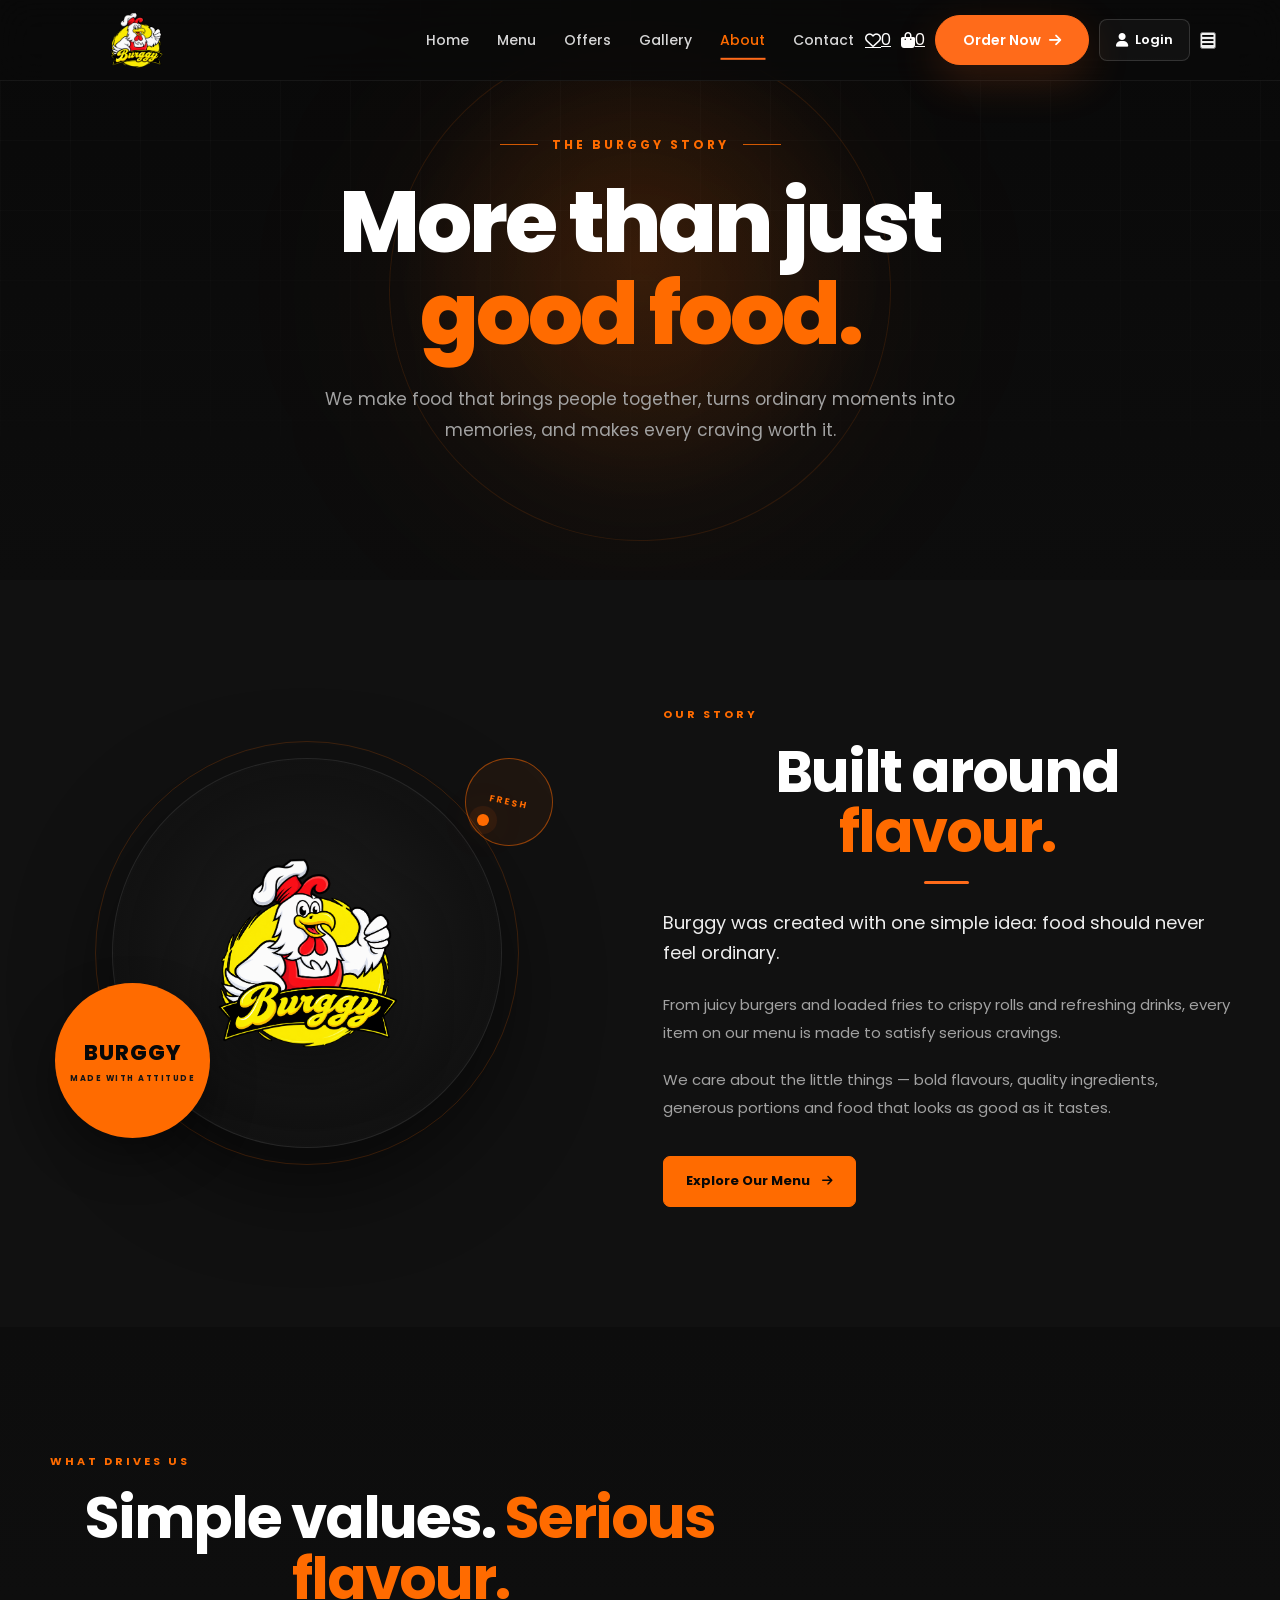
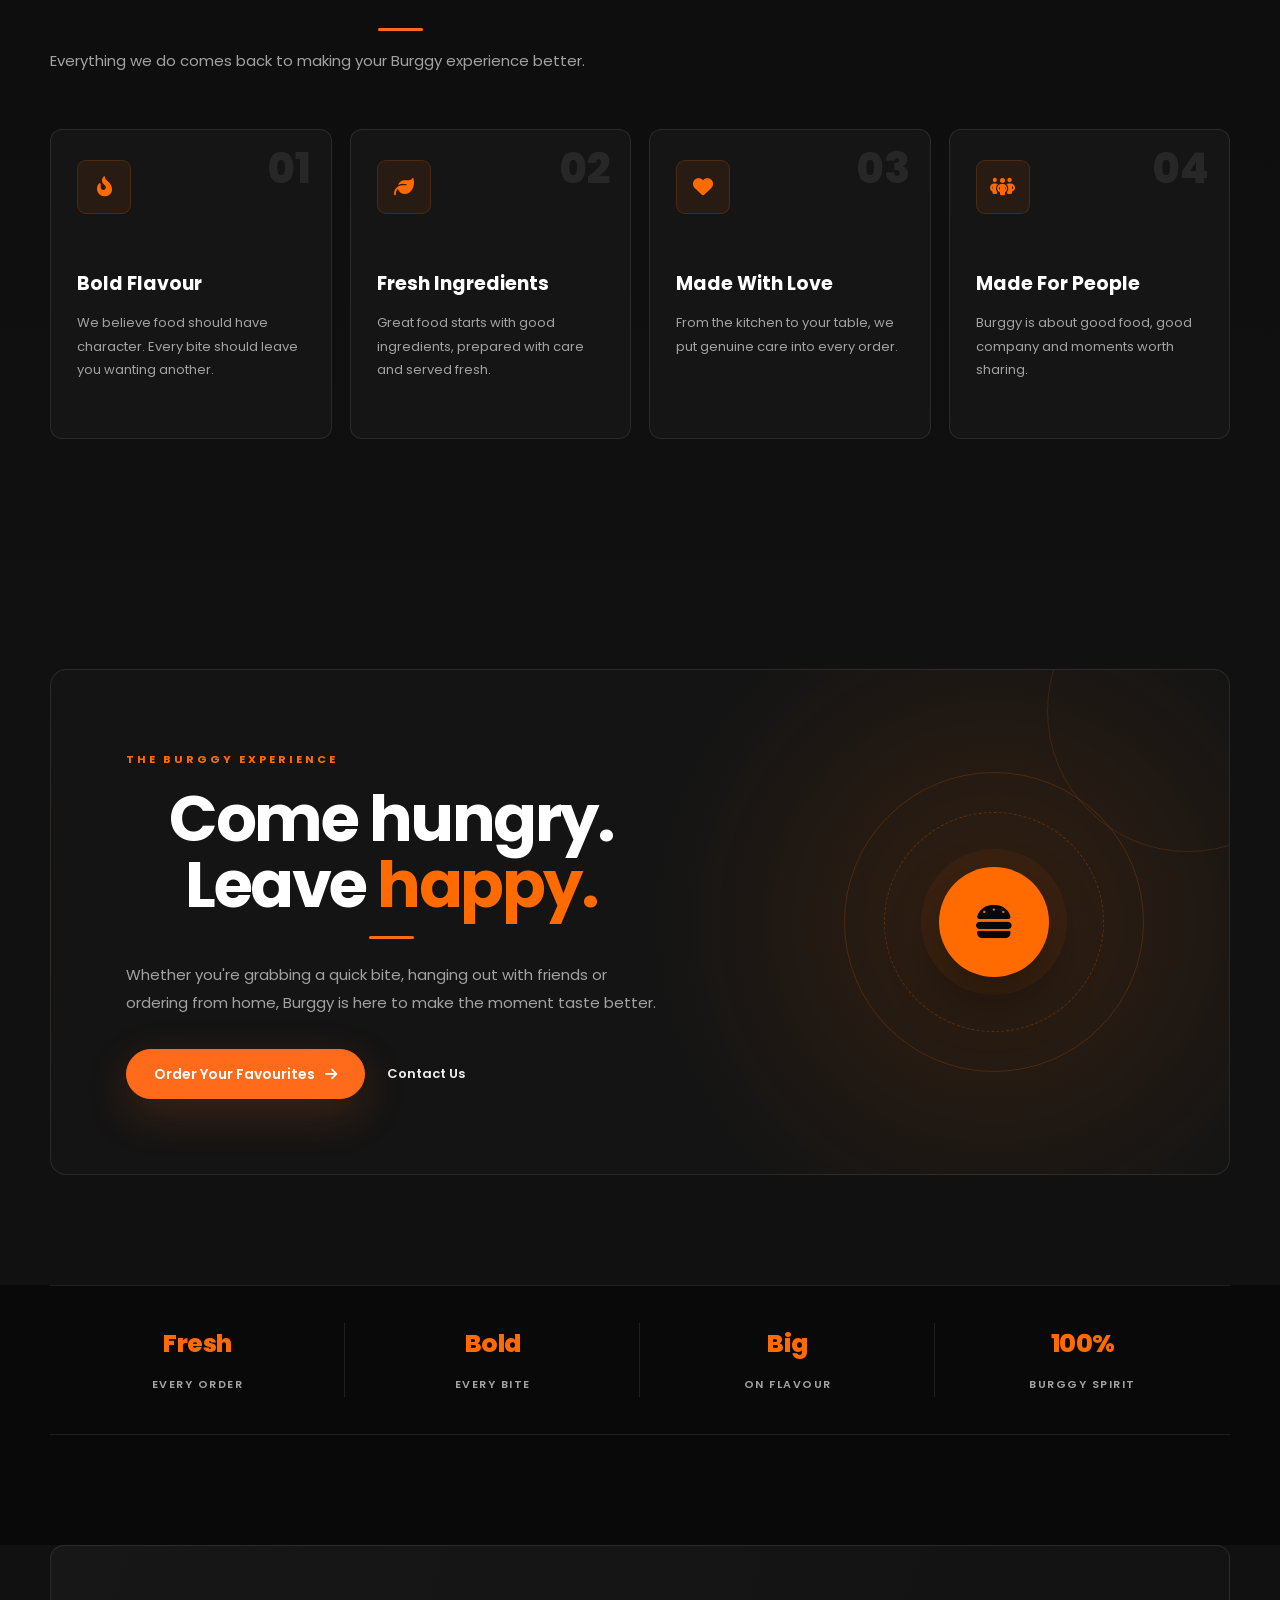
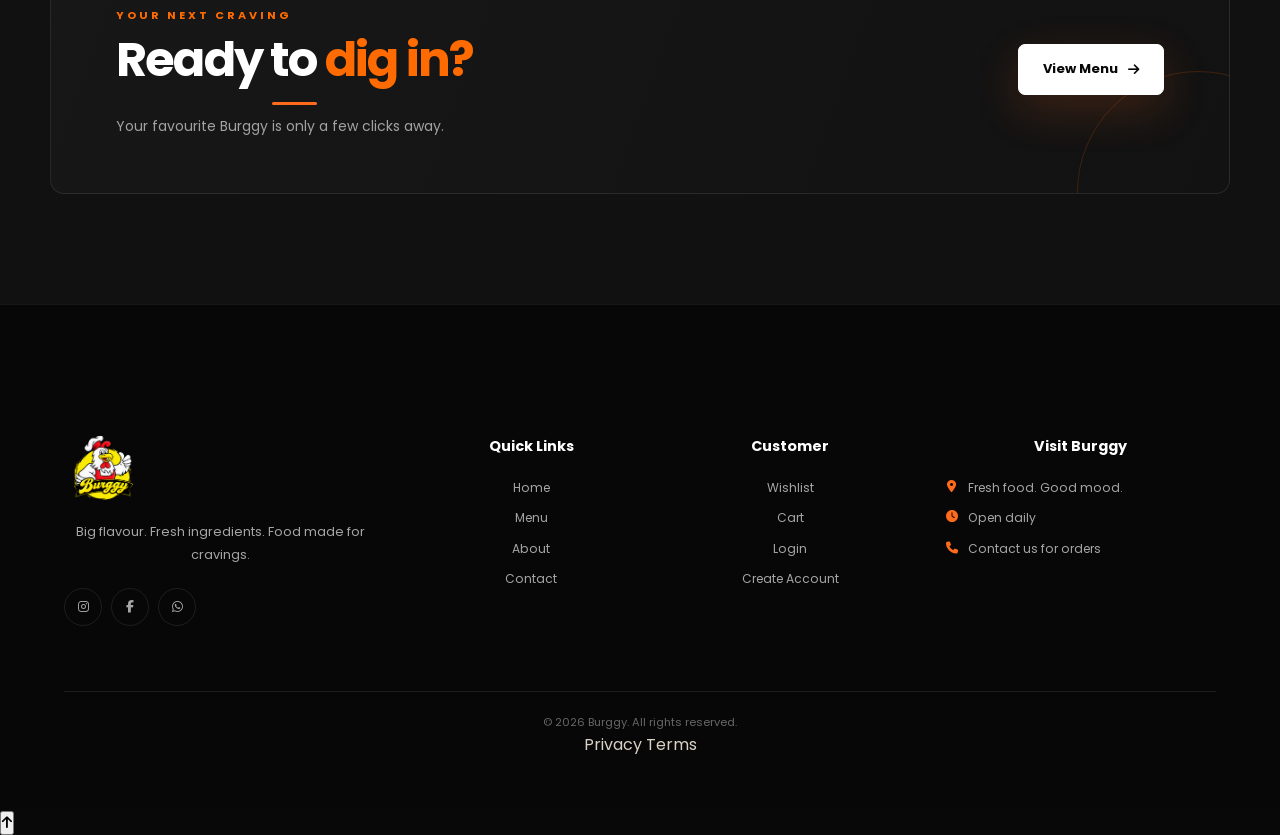
<file: about.html>
<!DOCTYPE html>
<html lang="en">

<head>
    <meta charset="UTF-8">

    <meta
        name="viewport"
        content="width=device-width, initial-scale=1.0"
    >

    <meta
        name="description"
        content="Discover the story behind Burggy — bold food, fresh ingredients and a passion for great flavour."
    >

    <title>About Us | Burggy</title>


    <!-- Google Fonts -->
    <link
        rel="preconnect"
        href="https://fonts.googleapis.com"
    >

    <link
        rel="preconnect"
        href="https://fonts.gstatic.com"
        crossorigin
    >

    <link
        href="https://fonts.googleapis.com/css2?family=Poppins:wght@300;400;500;600;700;800&display=swap"
        rel="stylesheet"
    >


    <!-- Font Awesome -->
    <link
        rel="stylesheet"
        href="https://cdnjs.cloudflare.com/ajax/libs/font-awesome/6.5.2/css/all.min.css"
    >


    <!-- Burggy CSS -->
    <link
        rel="stylesheet"
        href="css/style.css"
    >

    <link
        rel="stylesheet"
        href="css/about.css"
    >

    <link
        rel="stylesheet"
        href="css/responsive.css"
    >

    <link
        rel="stylesheet"
        href="css/animations.css"
    >

</head>


<body class="about-page">


    <!-- =====================================================
         NAVBAR
    ====================================================== -->

    <header class="navbar">

        <div class="nav-container">


            <a
                href="index.html"
                class="logo"
                aria-label="Burggy Home"
            >

                <img
                    src="images/burggylogo.png"
                    alt="Burggy"
                >

            </a>


            <nav
                class="nav-links"
                aria-label="Main navigation"
            >

                <a href="index.html">
                    Home
                </a>

                <a href="menu.html">
                    Menu
                </a>

                <a href="index.html#offers">
                    Offers
                </a>

                <a href="index.html#gallery">
                    Gallery
                </a>

                <a
                    href="about.html"
                    class="active"
                >
                    About
                </a>

                <a href="contact.html">
                    Contact
                </a>

            </nav>


            <div class="nav-actions">


                <a
                    href="wishlist.html"
                    class="nav-icon-link"
                    aria-label="Wishlist"
                    title="Wishlist"
                >

                    <i class="fa-regular fa-heart"></i>

                    <span
                        class="nav-count"
                        id="wishlistCount"
                    >
                        0
                    </span>

                </a>


                <a
                    href="cart.html"
                    class="nav-icon-link"
                    aria-label="Cart"
                    title="Cart"
                >

                    <i class="fa-solid fa-bag-shopping"></i>

                    <span
                        class="nav-count"
                        data-cart-count
                    >
                        0
                    </span>

                </a>


                <a
                    href="menu.html"
                    class="btn btn-primary nav-order-btn"
                >

                    <span>
                        Order Now
                    </span>

                    <i class="fa-solid fa-arrow-right"></i>

                </a>
<a href="login.html" class="nav-login">
    <i class="fa-solid fa-user"></i>
    <span>Login</span>
</a>


                <button
                    type="button"
                    class="mobile-menu-btn"
                    id="mobileMenuBtn"
                    aria-label="Open menu"
                    aria-expanded="false"
                >

                    <i class="fa-solid fa-bars"></i>

                </button>

            </div>

        </div>

    </header>



    <!-- =====================================================
         MOBILE NAV
    ====================================================== -->

    <div
        class="mobile-nav"
        id="mobileNav"
    >

        <a href="index.html">
            Home
        </a>

        <a href="menu.html">
            Menu
        </a>

        <a href="index.html#offers">
            Offers
        </a>

        <a href="index.html#gallery">
            Gallery
        </a>

        <a
            href="about.html"
            class="active"
        >
            About
        </a>

        <a href="contact.html">
            Contact
        </a>

        <a href="wishlist.html">
            Wishlist
        </a>

        <a href="cart.html">
            Cart
        </a>

    </div>



    <!-- =====================================================
         ABOUT HERO
    ====================================================== -->

    <section class="about-hero">

        <div class="about-hero-glow"></div>


        <div class="about-hero-content">

            <span class="about-eyebrow">

                <span class="about-eyebrow-line"></span>

                THE BURGGY STORY

                <span class="about-eyebrow-line"></span>

            </span>


            <h1>
                More than just
                <span>good food.</span>
            </h1>


            <p>
                We make food that brings people together,
                turns ordinary moments into memories,
                and makes every craving worth it.
            </p>

        </div>

    </section>



    <!-- =====================================================
         INTRO STORY
    ====================================================== -->

    <section class="about-story">

        <div class="about-container">


            <div class="about-story-grid">


                <!-- Visual -->

                <div class="about-story-visual">

                    <div class="about-story-image">

                        <img
                            src="images/burggylogo.png"
                            alt="Burggy"
                        >

                    </div>


                    <div class="about-story-badge">

                        <strong>
                            BURGGY
                        </strong>

                        <span>
                            MADE WITH ATTITUDE
                        </span>

                    </div>


                    <div class="about-story-circle">

                        <span>
                            FRESH
                        </span>

                    </div>

                </div>



                <!-- Content -->

                <div class="about-story-content">

                    <span class="about-section-label">
                        OUR STORY
                    </span>


                    <h2>
                        Built around
                        <strong>flavour.</strong>
                    </h2>


                    <p class="about-lead">
                        Burggy was created with one simple idea:
                        food should never feel ordinary.
                    </p>


                    <p>
                        From juicy burgers and loaded fries to
                        crispy rolls and refreshing drinks, every
                        item on our menu is made to satisfy serious
                        cravings.
                    </p>


                    <p>
                        We care about the little things — bold
                        flavours, quality ingredients, generous
                        portions and food that looks as good as
                        it tastes.
                    </p>


                    <a
                        href="menu.html"
                        class="about-story-btn"
                    >

                        <span>
                            Explore Our Menu
                        </span>

                        <i class="fa-solid fa-arrow-right"></i>

                    </a>

                </div>

            </div>

        </div>

    </section>



    <!-- =====================================================
         VALUES
    ====================================================== -->

    <section class="about-values">

        <div class="about-container">


            <div class="about-section-heading">

                <span class="about-section-label">
                    WHAT DRIVES US
                </span>


                <h2>
                    Simple values.
                    <span>Serious flavour.</span>
                </h2>


                <p>
                    Everything we do comes back to making
                    your Burggy experience better.
                </p>

            </div>


            <div class="about-values-grid">


                <article class="about-value-card">

                    <div class="about-value-number">
                        01
                    </div>


                    <div class="about-value-icon">

                        <i class="fa-solid fa-fire-flame-curved"></i>

                    </div>


                    <h3>
                        Bold Flavour
                    </h3>


                    <p>
                        We believe food should have character.
                        Every bite should leave you wanting another.
                    </p>

                </article>



                <article class="about-value-card">

                    <div class="about-value-number">
                        02
                    </div>


                    <div class="about-value-icon">

                        <i class="fa-solid fa-leaf"></i>

                    </div>


                    <h3>
                        Fresh Ingredients
                    </h3>


                    <p>
                        Great food starts with good ingredients,
                        prepared with care and served fresh.
                    </p>

                </article>



                <article class="about-value-card">

                    <div class="about-value-number">
                        03
                    </div>


                    <div class="about-value-icon">

                        <i class="fa-solid fa-heart"></i>

                    </div>


                    <h3>
                        Made With Love
                    </h3>


                    <p>
                        From the kitchen to your table,
                        we put genuine care into every order.
                    </p>

                </article>



                <article class="about-value-card">

                    <div class="about-value-number">
                        04
                    </div>


                    <div class="about-value-icon">

                        <i class="fa-solid fa-people-group"></i>

                    </div>


                    <h3>
                        Made For People
                    </h3>


                    <p>
                        Burggy is about good food, good company
                        and moments worth sharing.
                    </p>

                </article>

            </div>

        </div>

    </section>



    <!-- =====================================================
         EXPERIENCE
    ====================================================== -->

    <section class="about-experience">

        <div class="about-container">


            <div class="about-experience-box">


                <div class="about-experience-content">

                    <span class="about-section-label">
                        THE BURGGY EXPERIENCE
                    </span>


                    <h2>
                        Come hungry.
                        <br>
                        Leave <span>happy.</span>
                    </h2>


                    <p>
                        Whether you're grabbing a quick bite,
                        hanging out with friends or ordering from
                        home, Burggy is here to make the moment
                        taste better.
                    </p>


                    <div class="about-experience-actions">

                        <a
                            href="menu.html"
                            class="btn btn-primary"
                        >

                            <span>
                                Order Your Favourites
                            </span>

                            <i class="fa-solid fa-arrow-right"></i>

                        </a>


                        <a
                            href="contact.html"
                            class="about-secondary-btn"
                        >

                            Contact Us

                        </a>

                    </div>

                </div>


                <div class="about-experience-graphic">

                    <div class="about-graphic-ring ring-one"></div>

                    <div class="about-graphic-ring ring-two"></div>

                    <div class="about-graphic-icon">

                        <i class="fa-solid fa-burger"></i>

                    </div>

                </div>

            </div>

        </div>

    </section>



    <!-- =====================================================
         STATS
    ====================================================== -->

    <section class="about-stats">

        <div class="about-container">


            <div class="about-stats-grid">


                <div class="about-stat">

                    <strong>
                        Fresh
                    </strong>

                    <span>
                        Every Order
                    </span>

                </div>


                <div class="about-stat">

                    <strong>
                        Bold
                    </strong>

                    <span>
                        Every Bite
                    </span>

                </div>


                <div class="about-stat">

                    <strong>
                        Big
                    </strong>

                    <span>
                        On Flavour
                    </span>

                </div>


                <div class="about-stat">

                    <strong>
                        100%
                    </strong>

                    <span>
                        Burggy Spirit
                    </span>

                </div>

            </div>

        </div>

    </section>



    <!-- =====================================================
         CTA
    ====================================================== -->

    <section class="about-final-cta">

        <div class="about-container">

            <div class="about-final-cta-inner">


                <div>

                    <span class="about-section-label">
                        YOUR NEXT CRAVING
                    </span>


                    <h2>
                        Ready to
                        <span>dig in?</span>
                    </h2>


                    <p>
                        Your favourite Burggy is only a few
                        clicks away.
                    </p>

                </div>


                <a
                    href="menu.html"
                    class="btn btn-light"
                >

                    <span>
                        View Menu
                    </span>

                    <i class="fa-solid fa-arrow-right"></i>

                </a>

            </div>

        </div>

    </section>



    <!-- =====================================================
         FOOTER
    ====================================================== -->

    <footer class="footer">

        <div class="footer-container">


            <div class="footer-grid">


                <div class="footer-brand">

                    <a
                        href="index.html"
                        class="footer-logo"
                    >

                        <img
                            src="images/burggylogo.png"
                            alt="Burggy"
                        >

                    </a>


                    <p>
                        Big flavour.
                        Fresh ingredients.
                        Food made for cravings.
                    </p>


                    <div class="social-links">

                        <a
                            href="#"
                            aria-label="Instagram"
                        >
                            <i class="fa-brands fa-instagram"></i>
                        </a>

                        <a
                            href="#"
                            aria-label="Facebook"
                        >
                            <i class="fa-brands fa-facebook-f"></i>
                        </a>

                        <a
                            href="#"
                            aria-label="WhatsApp"
                        >
                            <i class="fa-brands fa-whatsapp"></i>
                        </a>

                    </div>

                </div>



                <div class="footer-column">

                    <h4>
                        Quick Links
                    </h4>

                    <a href="index.html">
                        Home
                    </a>

                    <a href="menu.html">
                        Menu
                    </a>

                    <a href="about.html">
                        About
                    </a>

                    <a href="contact.html">
                        Contact
                    </a>

                </div>



                <div class="footer-column">

                    <h4>
                        Customer
                    </h4>

                    <a href="wishlist.html">
                        Wishlist
                    </a>

                    <a href="cart.html">
                        Cart
                    </a>

                    <a href="login.html">
                        Login
                    </a>

                    <a href="register.html">
                        Create Account
                    </a>

                </div>



                <div class="footer-column footer-contact">

                    <h4>
                        Visit Burggy
                    </h4>

                    <p>

                        <i class="fa-solid fa-location-dot"></i>

                        <span>
                            Fresh food. Good mood.
                        </span>

                    </p>


                    <p>

                        <i class="fa-solid fa-clock"></i>

                        <span>
                            Open daily
                        </span>

                    </p>


                    <p>

                        <i class="fa-solid fa-phone"></i>

                        <span>
                            Contact us for orders
                        </span>

                    </p>

                </div>

            </div>



            <div class="footer-bottom">

                <p>
                    © 2026 Burggy.
                    All rights reserved.
                </p>


                <div class="footer-bottom-links">

                    <a href="#">
                        Privacy
                    </a>

                    <a href="#">
                        Terms
                    </a>

                </div>

            </div>

        </div>

    </footer>



    <!-- =====================================================
         SCRIPT
    ====================================================== -->

    <script src="js/script.js"></script>

</body>

</html>
</file>
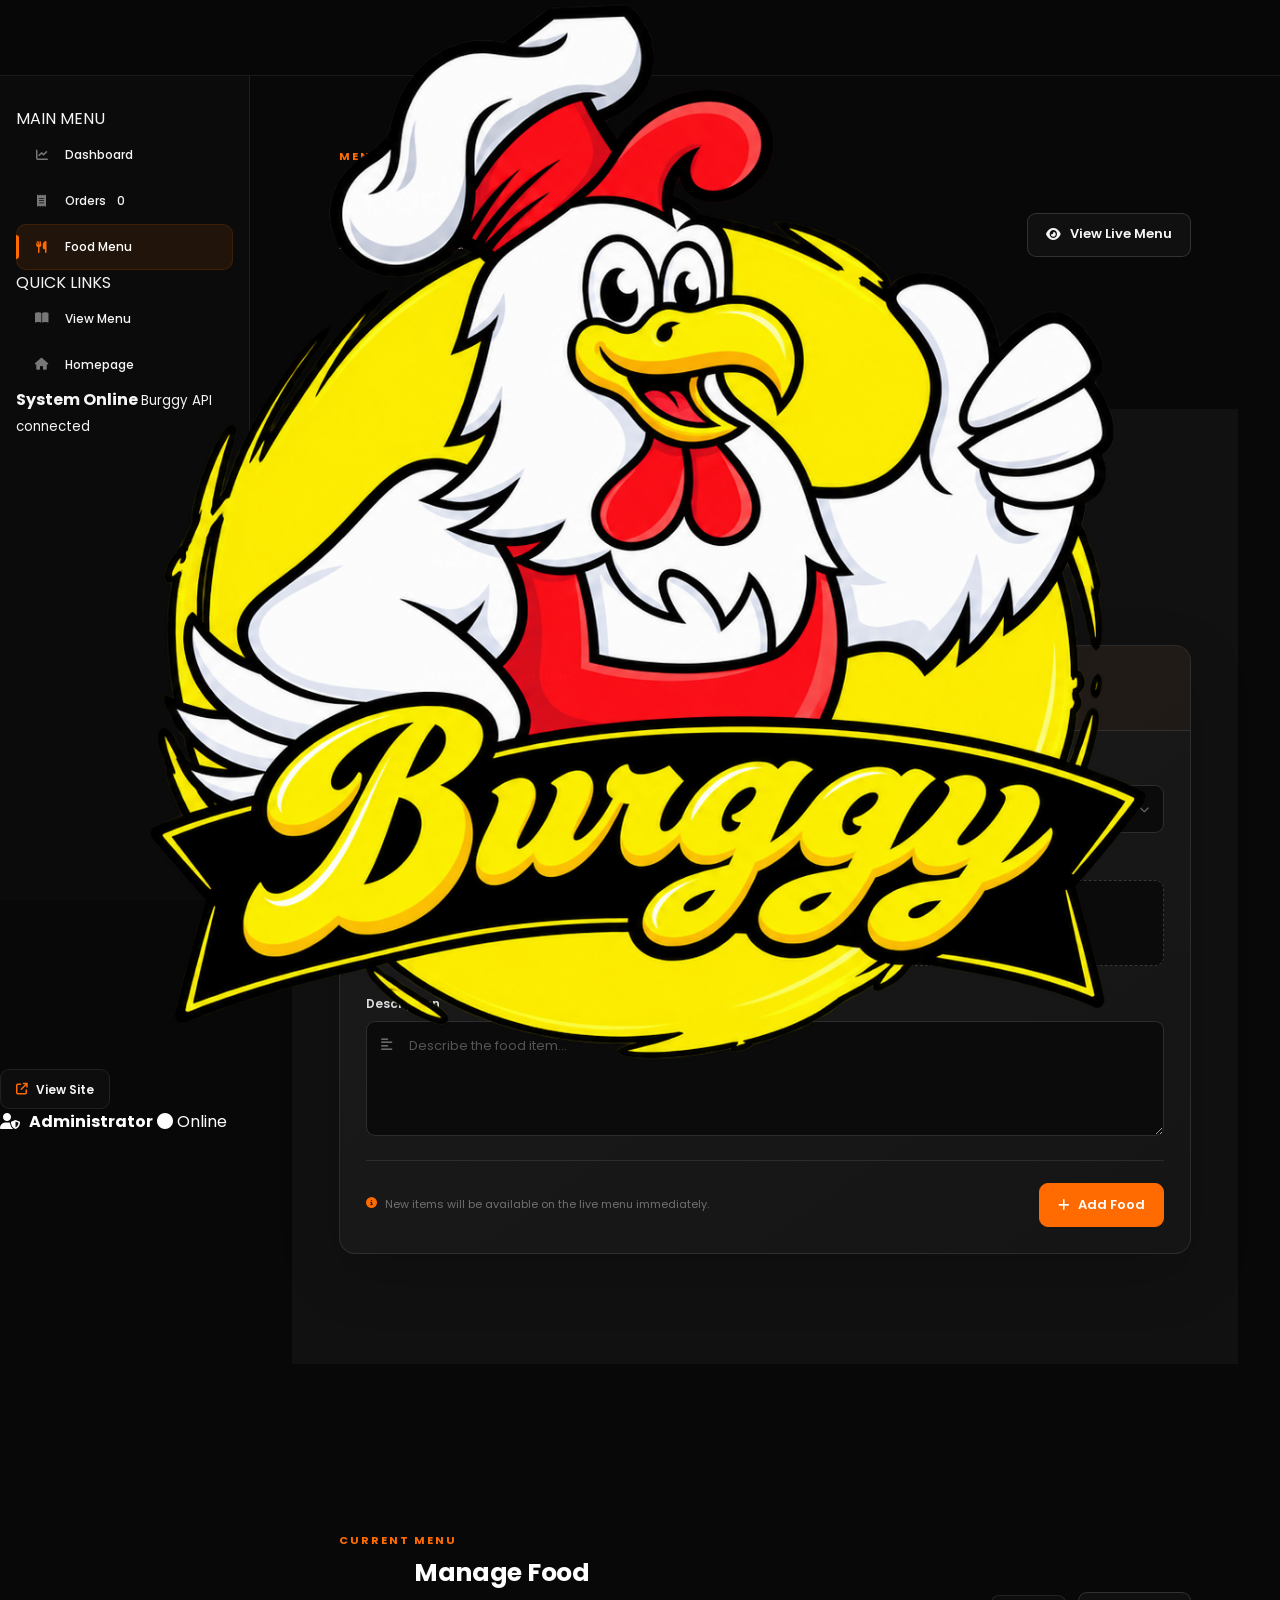
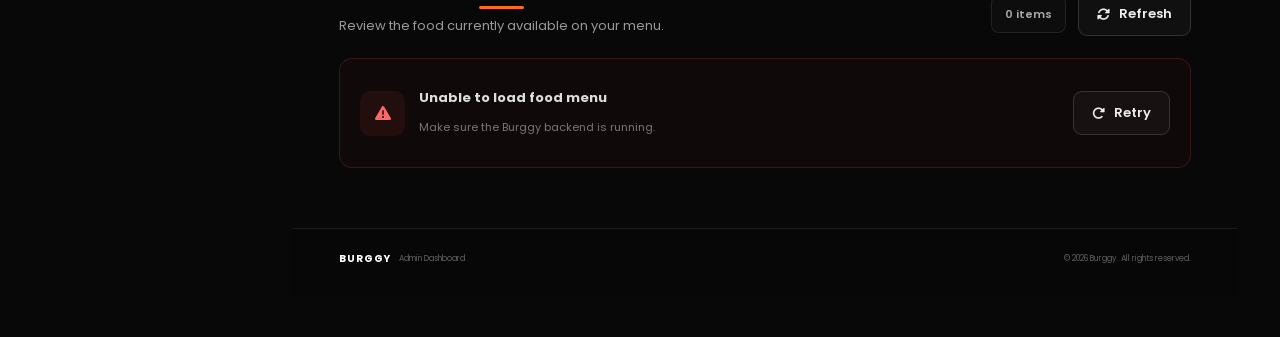
<file: admin-food.html>
<!DOCTYPE html>
<html lang="en">

<head>
    <meta charset="UTF-8">

    <meta
        name="viewport"
        content="width=device-width, initial-scale=1.0"
    >

    <meta
        name="description"
        content="Burggy Admin - Food Menu Management"
    >

    <title>Burggy Admin | Food Menu</title>


    <!-- =====================================================
         GOOGLE FONT
    ====================================================== -->

    <link rel="preconnect" href="https://fonts.googleapis.com">

    <link
        rel="preconnect"
        href="https://fonts.gstatic.com"
        crossorigin
    >

    <link
        href="https://fonts.googleapis.com/css2?family=Poppins:wght@300;400;500;600;700;800&display=swap"
        rel="stylesheet"
    >


    <!-- =====================================================
         FONT AWESOME
    ====================================================== -->

    <link
        rel="stylesheet"
        href="https://cdnjs.cloudflare.com/ajax/libs/font-awesome/6.5.2/css/all.min.css"
    >


    <!-- =====================================================
         STYLES
    ====================================================== -->

    <link rel="stylesheet" href="css/style.css">

    <link rel="stylesheet" href="css/admin.css">

    <link rel="stylesheet" href="css/admin-food.css">

    <link rel="stylesheet" href="css/responsive.css">

    <link rel="stylesheet" href="css/animations.css">

</head>


<body class="admin-page">


    <!-- =====================================================
         ADMIN NAVBAR
    ====================================================== -->

    <header class="admin-navbar">

        <div class="admin-navbar-left">

            <button
                type="button"
                class="admin-mobile-menu"
                id="adminMobileMenu"
                aria-label="Open admin menu"
            >
                <i class="fa-solid fa-bars"></i>
            </button>


            <a
                href="index.html"
                class="admin-brand"
            >

                <img
                    src="images/burggylogo.png"
                    alt="Burggy"
                >

                <div class="admin-brand-text">

                    <strong>BURGGY</strong>

                    <span>ADMIN PANEL</span>

                </div>

            </a>

        </div>


        <div class="admin-navbar-right">

            <a
                href="index.html"
                class="admin-view-site"
            >

                <i class="fa-solid fa-arrow-up-right-from-square"></i>

                <span>View Site</span>

            </a>


            <div class="admin-profile" id="adminProfileBtn">

                <div class="admin-profile-icon">
                    <i class="fa-solid fa-user-shield"></i>
                </div>

                <div class="admin-profile-info">

                    <strong>Administrator</strong>

                    <span>
                        <i class="fa-solid fa-circle"></i>
                        Online
                    </span>

                </div>

            </div>

        </div>

    </header>



    <!-- =====================================================
         SIDEBAR
    ====================================================== -->

    <aside
        class="admin-sidebar"
        id="adminSidebar"
    >

        <div class="admin-sidebar-inner">


            <!-- MAIN MENU -->

            <div class="admin-sidebar-group">

                <span class="admin-sidebar-label">
                    MAIN MENU
                </span>


                <a
                    href="admin.html#dashboard"
                    class="admin-menu-item"
                >

                    <span class="admin-menu-icon">
                        <i class="fa-solid fa-chart-line"></i>
                    </span>

                    <span class="admin-menu-text">
                        Dashboard
                    </span>

                </a>


                <a
                    href="admin.html#orders"
                    class="admin-menu-item"
                >

                    <span class="admin-menu-icon">
                        <i class="fa-solid fa-receipt"></i>
                    </span>

                    <span class="admin-menu-text">
                        Orders
                    </span>

                    <span
                        class="admin-menu-count"
                        id="sidebarOrderCount"
                    >
                        0
                    </span>

                </a>


                <a
                    href="admin-food.html"
                    class="admin-menu-item active"
                >

                    <span class="admin-menu-icon">
                        <i class="fa-solid fa-utensils"></i>
                    </span>

                    <span class="admin-menu-text">
                        Food Menu
                    </span>

                </a>

            </div>



            <!-- QUICK LINKS -->

            <div class="admin-sidebar-group">

                <span class="admin-sidebar-label">
                    QUICK LINKS
                </span>


                <a
                    href="menu.html"
                    class="admin-menu-item"
                >

                    <span class="admin-menu-icon">
                        <i class="fa-solid fa-book-open"></i>
                    </span>

                    <span class="admin-menu-text">
                        View Menu
                    </span>

                </a>


                <a
                    href="index.html"
                    class="admin-menu-item"
                >

                    <span class="admin-menu-icon">
                        <i class="fa-solid fa-house"></i>
                    </span>

                    <span class="admin-menu-text">
                        Homepage
                    </span>

                </a>

            </div>



            <!-- SYSTEM -->

            <div class="admin-sidebar-system">

                <div class="admin-system-status">

                    <span class="admin-system-dot"></span>

                    <div>

                        <strong>
                            System Online
                        </strong>

                        <small>
                            Burggy API connected
                        </small>

                    </div>

                </div>

            </div>

        </div>

    </aside>



    <!-- =====================================================
         MAIN CONTENT
    ====================================================== -->

    <main class="admin-content admin-food-content">


        <!-- =================================================
             PAGE HEADER
        ================================================== -->

        <section class="admin-page-header">

            <div>

                <span class="admin-eyebrow">
                    MENU MANAGEMENT
                </span>

                <h1>
                    Food Menu
                </h1>

                <p>
                    Add, manage and remove food items from your Burggy menu.
                </p>

            </div>


            <div class="admin-page-header-action">

                <a
                    href="menu.html"
                    class="admin-secondary-button"
                >

                    <i class="fa-solid fa-eye"></i>

                    View Live Menu

                </a>

            </div>

        </section>



        <!-- =================================================
             ADD FOOD SECTION
        ================================================== -->

        <section
            class="admin-food-add-section"
            id="addFood"
        >

            <div class="admin-section-header">

                <div>

                    <span class="admin-section-eyebrow">
                        NEW MENU ITEM
                    </span>

                    <h2>
                        Add Food
                    </h2>

                    <p>
                        Create a new item and publish it to the menu.
                    </p>

                </div>

            </div>


            <div class="admin-food-form-card">


                <div class="admin-food-form-intro">

                    <div class="admin-food-form-icon">

                        <i class="fa-solid fa-plus"></i>

                    </div>

                    <div>

                        <strong>
                            Add a new food item
                        </strong>

                        <span>
                            Fill in the details below.
                        </span>

                    </div>

                </div>



                <form
                    id="foodForm"
                    enctype="multipart/form-data"
                    novalidate
                >


                    <!-- NAME -->

                    <div class="admin-food-form-grid">


                        <div class="admin-food-form-group">

                            <label for="foodName">
                                Food Name
                            </label>

                            <div class="admin-food-input-wrap">

                                <i class="fa-solid fa-burger"></i>

                                <input
                                    type="text"
                                    id="foodName"
                                    name="name"
                                    placeholder="e.g. Crispy Chicken Burger"
                                    autocomplete="off"
                                    required
                                >

                            </div>

                        </div>



                        <!-- CATEGORY -->

                        <div class="admin-food-form-group">

                            <label for="foodCategory">
                                Category
                            </label>

                            <div class="admin-food-input-wrap">

                                <i class="fa-solid fa-layer-group"></i>

                                <select
                                    id="foodCategory"
                                    name="category"
                                    required
                                >

                                    <option value="">
                                        Select category
                                    </option>

                                    <option value="Shawarma & Crispy Roll">
                                        Shawarma & Crispy Roll
                                    </option>

                                    <option value="Loaded Fries & Cheese Fries">
                                        Loaded Fries & Cheese Fries
                                    </option>

                                    <option value="Chicken Fried Combos">
                                        Chicken Fried Combos
                                    </option>

                                    <option value="Burger & Sandwich">
                                        Burger & Sandwich
                                    </option>

                                    <option value="Snacks">
                                        Snacks
                                    </option>

                                    <option value="Drinks">
                                        Drinks
                                    </option>

                                </select>

                            </div>

                        </div>



                        <!-- PRICE -->

                        <div class="admin-food-form-group">

                            <label for="foodPrice">
                                Price
                            </label>

                            <div class="admin-food-input-wrap">

                                <span class="admin-food-currency">
                                    ₹
                                </span>

                                <input
                                    type="number"
                                    id="foodPrice"
                                    name="price"
                                    placeholder="0"
                                    min="1"
                                    step="1"
                                    required
                                >

                            </div>

                        </div>



                        <!-- IMAGE -->

                        <div class="admin-food-form-group">

                            <label for="foodImage">
                                Food Image
                            </label>

                            <div class="admin-food-file-wrap">

                                <input
                                    type="file"
                                    id="foodImage"
                                    name="image"
                                    accept="image/*"
                                >

                                <label
                                    for="foodImage"
                                    class="admin-food-file-label"
                                >

                                    <span class="admin-food-file-icon">

                                        <i class="fa-solid fa-cloud-arrow-up"></i>

                                    </span>

                                    <span class="admin-food-file-text">

                                        <strong>
                                            Choose image
                                        </strong>

                                        <small>
                                            JPG, PNG or WEBP
                                        </small>

                                    </span>

                                </label>

                            </div>

                        </div>


                    </div>



                    <!-- DESCRIPTION -->

                    <div class="admin-food-form-group admin-food-description-group">

                        <label for="foodDescription">
                            Description
                        </label>

                        <div class="admin-food-textarea-wrap">

                            <i class="fa-solid fa-align-left"></i>

                            <textarea
                                id="foodDescription"
                                name="description"
                                rows="4"
                                placeholder="Describe the food item..."
                            ></textarea>

                        </div>

                    </div>



                    <!-- FORM FOOTER -->

                    <div class="admin-food-form-footer">

                        <p>

                            <i class="fa-solid fa-circle-info"></i>

                            New items will be available on the live menu immediately.

                        </p>


                        <button
                            type="submit"
                            class="admin-primary-button"
                            id="addFoodBtn"
                        >

                            <i class="fa-solid fa-plus"></i>

                            Add Food

                        </button>

                    </div>


                </form>

            </div>

        </section>



        <!-- =================================================
             FOOD LIST
        ================================================== -->

        <section
            class="admin-food-list-section"
            id="foodList"
        >


            <div class="admin-section-header">

                <div>

                    <span class="admin-section-eyebrow">
                        CURRENT MENU
                    </span>

                    <h2>
                        Manage Food
                    </h2>

                    <p>
                        Review the food currently available on your menu.
                    </p>

                </div>


                <div class="admin-food-list-actions">

                    <span
                        class="admin-food-total"
                        id="foodTotal"
                    >
                        0 items
                    </span>


                    <button
                        type="button"
                        class="admin-secondary-button"
                        id="refreshFoods"
                    >

                        <i class="fa-solid fa-rotate"></i>

                        Refresh

                    </button>

                </div>

            </div>



            <!-- LOADING -->

            <div
                class="admin-food-loading"
                id="foodLoading"
            >

                <div class="admin-food-loading-icon">

                    <i class="fa-solid fa-spinner fa-spin"></i>

                </div>

                <strong>
                    Loading food menu...
                </strong>

                <span>
                    Fetching the latest items from Burggy.
                </span>

            </div>



            <!-- ERROR -->

            <div
                class="admin-food-error"
                id="foodError"
                hidden
            >

                <div class="admin-food-error-icon">

                    <i class="fa-solid fa-triangle-exclamation"></i>

                </div>

                <div>

                    <strong>
                        Unable to load food menu
                    </strong>

                    <span>
                        Make sure the Burggy backend is running.
                    </span>

                </div>


                <button
                    type="button"
                    class="admin-secondary-button"
                    id="retryFoods"
                >

                    <i class="fa-solid fa-rotate-right"></i>

                    Retry

                </button>

            </div>



            <!-- EMPTY -->

            <div
                class="admin-food-empty"
                id="foodEmpty"
                hidden
            >

                <div class="admin-food-empty-icon">

                    <i class="fa-solid fa-utensils"></i>

                </div>

                <strong>
                    No food items yet
                </strong>

                <span>
                    Add your first menu item using the form above.
                </span>

            </div>



            <!-- FOOD GRID -->

            <div
                class="admin-food-grid"
                id="foodContainer"
            ></div>


        </section>



        <!-- =================================================
             FOOTER
        ================================================== -->

        <footer class="admin-footer">

            <div>

                <strong>
                    BURGGY
                </strong>

                <span>
                    Admin Dashboard
                </span>

            </div>

            <p>
                © 2026 Burggy. All rights reserved.
            </p>

        </footer>

    </main>



    <!-- =====================================================
         TOAST
    ====================================================== -->

    <div
        class="admin-toast"
        id="adminToast"
        role="status"
        aria-live="polite"
    >

        <i class="fa-solid fa-circle-check"></i>

        <span id="adminToastMessage">
            Food updated successfully
        </span>

    </div>



    <!-- =====================================================
         SCRIPTS
    ====================================================== -->

    <script src="js/admin-food.js"></script>

</body>

</html>
</file>
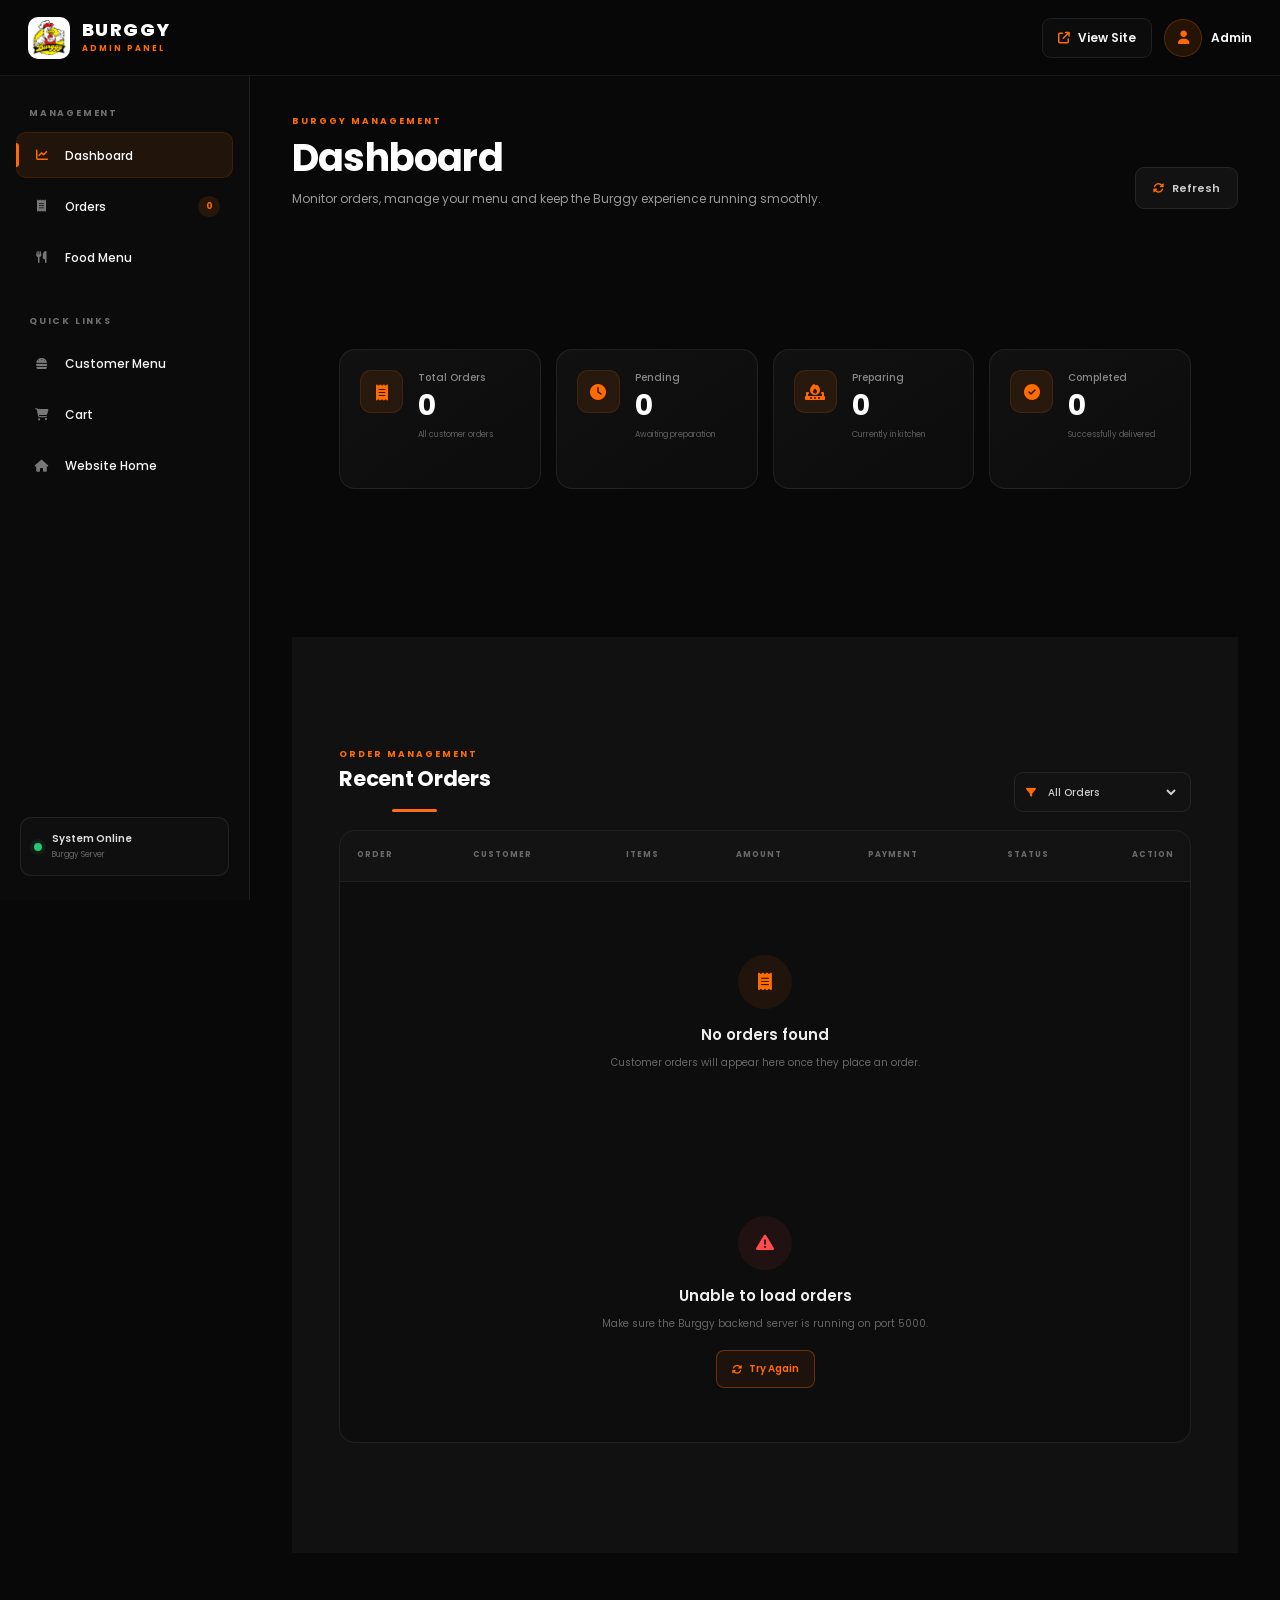
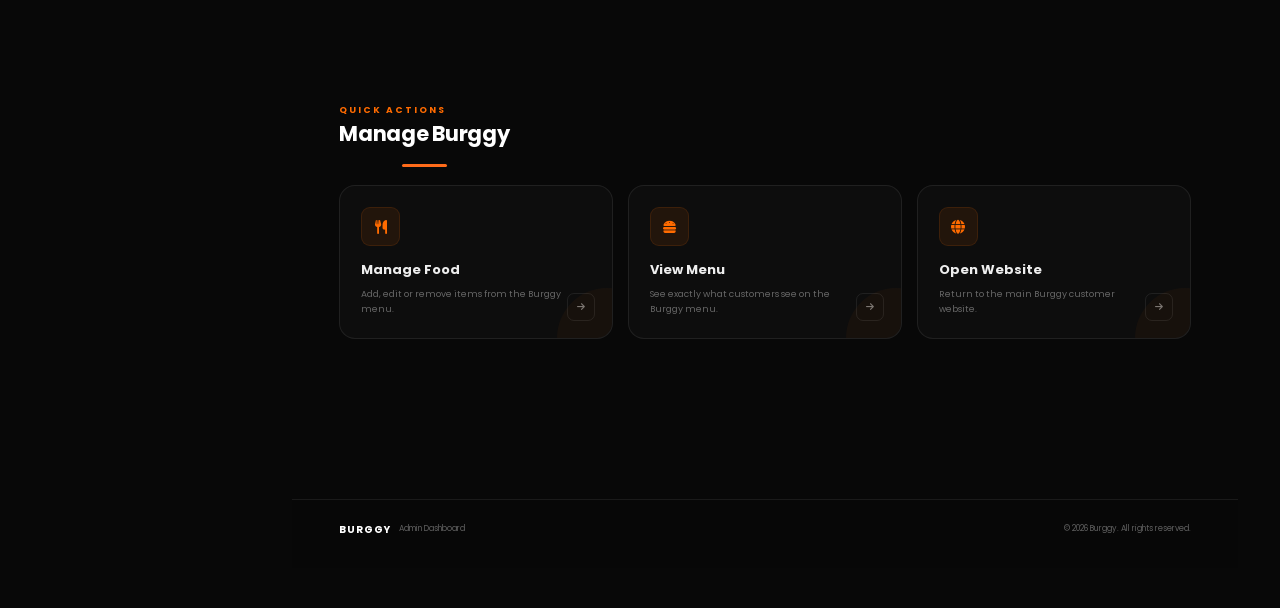
<file: admin.html>
<!DOCTYPE html>
<html lang="en">
<head>
    <meta charset="UTF-8">

    <meta
        name="viewport"
        content="width=device-width, initial-scale=1.0"
    >

    <title>Burggy Admin | Dashboard</title>

    <meta
        name="description"
        content="Burggy restaurant administration dashboard."
    >

    <!-- Google Font -->
    <link rel="preconnect" href="https://fonts.googleapis.com">
    <link rel="preconnect" href="https://fonts.gstatic.com" crossorigin>

    <link
        href="https://fonts.googleapis.com/css2?family=Poppins:wght@400;500;600;700;800&display=swap"
        rel="stylesheet"
    >

    <!-- Font Awesome -->
    <link
        rel="stylesheet"
        href="https://cdnjs.cloudflare.com/ajax/libs/font-awesome/6.5.2/css/all.min.css"
    >

    <!-- Main CSS -->
    <link rel="stylesheet" href="css/style.css">

    <!-- Admin CSS -->
    <link rel="stylesheet" href="css/admin.css">

    <!-- Responsive -->
    <link rel="stylesheet" href="css/responsive.css">
</head>

<body class="admin-page">

    <!-- =====================================================
         ADMIN NAVBAR
    ====================================================== -->

    <header class="admin-navbar">

        <div class="admin-navbar-inner">

            <!-- Brand -->
            <a href="index.html" class="admin-brand">

                <div class="admin-brand-logo">
                    <img
                        src="images/burggylogo.png"
                        alt="Burggy"
                    >
                </div>

                <div class="admin-brand-text">
                    <strong>BURGGY</strong>
                    <span>ADMIN PANEL</span>
                </div>

            </a>


            <!-- Right Actions -->
            <div class="admin-nav-actions">

                <a
                    href="index.html"
                    class="admin-view-site"
                    title="View website"
                >
                    <i class="fa-solid fa-arrow-up-right-from-square"></i>
                    <span>View Site</span>
                </a>

                <button
                    type="button"
                    class="admin-profile"
                    id="adminProfileBtn"
                    title="Admin profile"
                >
                    <span class="admin-avatar">
                        <i class="fa-solid fa-user"></i>
                    </span>

                    <span class="admin-profile-name">
                        Admin
                    </span>
                </button>

            </div>

        </div>

    </header>


    <!-- =====================================================
         ADMIN LAYOUT
    ====================================================== -->

    <main class="admin-layout">


        <!-- =================================================
             SIDEBAR
        ================================================== -->

        <aside class="admin-sidebar" id="adminSidebar">

            <div class="admin-sidebar-inner">

                <div class="admin-menu-label">
                    MANAGEMENT
                </div>


                <nav class="admin-menu">

                    <a
                        href="#dashboard"
                        class="admin-menu-item active"
                        data-section="dashboard"
                    >
                        <span class="admin-menu-icon">
                            <i class="fa-solid fa-chart-line"></i>
                        </span>

                        <span>Dashboard</span>
                    </a>


                    <a
                        href="#orders"
                        class="admin-menu-item"
                        data-section="orders"
                    >
                        <span class="admin-menu-icon">
                            <i class="fa-solid fa-receipt"></i>
                        </span>

                        <span>Orders</span>

                        <span
                            class="admin-menu-badge"
                            id="sidebarOrderCount"
                        >
                            0
                        </span>
                    </a>


                    <a
                        href="admin-food.html"
                        class="admin-menu-item"
                    >
                        <span class="admin-menu-icon">
                            <i class="fa-solid fa-utensils"></i>
                        </span>

                        <span>Food Menu</span>
                    </a>

                </nav>


                <div class="admin-menu-label admin-menu-label-spaced">
                    QUICK LINKS
                </div>


                <nav class="admin-menu">

                    <a
                        href="menu.html"
                        class="admin-menu-item"
                    >
                        <span class="admin-menu-icon">
                            <i class="fa-solid fa-burger"></i>
                        </span>

                        <span>Customer Menu</span>
                    </a>


                    <a
                        href="cart.html"
                        class="admin-menu-item"
                    >
                        <span class="admin-menu-icon">
                            <i class="fa-solid fa-cart-shopping"></i>
                        </span>

                        <span>Cart</span>
                    </a>


                    <a
                        href="index.html"
                        class="admin-menu-item"
                    >
                        <span class="admin-menu-icon">
                            <i class="fa-solid fa-house"></i>
                        </span>

                        <span>Website Home</span>
                    </a>

                </nav>


                <!-- Sidebar Bottom -->

                <div class="admin-sidebar-bottom">

                    <div class="admin-sidebar-status">

                        <span class="status-dot"></span>

                        <div>
                            <strong>System Online</strong>
                            <small>Burggy Server</small>
                        </div>

                    </div>

                </div>

            </div>

        </aside>


        <!-- =================================================
             MAIN CONTENT
        ================================================== -->

        <section class="admin-content" id="dashboard">


            <!-- Mobile sidebar button -->

            <button
                type="button"
                class="admin-mobile-menu"
                id="adminMobileMenu"
                aria-label="Open admin menu"
            >
                <i class="fa-solid fa-bars"></i>
            </button>


            <!-- =================================================
                 PAGE HEADER
            ================================================== -->

            <div class="admin-page-header">

                <div>

                    <span class="admin-eyebrow">
                        BURGGY MANAGEMENT
                    </span>

                    <h1>
                        Dashboard
                    </h1>

                    <p>
                        Monitor orders, manage your menu and keep
                        the Burggy experience running smoothly.
                    </p>

                </div>


                <div class="admin-header-actions">

                    <button
                        type="button"
                        class="admin-refresh-btn"
                        id="refreshOrders"
                    >
                        <i class="fa-solid fa-rotate"></i>
                        <span>Refresh</span>
                    </button>

                </div>

            </div>


            <!-- =================================================
                 STAT CARDS
            ================================================== -->

            <section class="admin-stats-grid">


                <!-- Total Orders -->

                <article class="admin-stat-card">

                    <div class="admin-stat-icon">
                        <i class="fa-solid fa-receipt"></i>
                    </div>

                    <div class="admin-stat-content">

                        <span>Total Orders</span>

                        <strong id="totalOrders">
                            0
                        </strong>

                        <small>
                            All customer orders
                        </small>

                    </div>

                </article>


                <!-- Pending -->

                <article class="admin-stat-card">

                    <div class="admin-stat-icon">
                        <i class="fa-solid fa-clock"></i>
                    </div>

                    <div class="admin-stat-content">

                        <span>Pending</span>

                        <strong id="pendingOrders">
                            0
                        </strong>

                        <small>
                            Awaiting preparation
                        </small>

                    </div>

                </article>


                <!-- Preparing -->

                <article class="admin-stat-card">

                    <div class="admin-stat-icon">
                        <i class="fa-solid fa-fire-burner"></i>
                    </div>

                    <div class="admin-stat-content">

                        <span>Preparing</span>

                        <strong id="preparingOrders">
                            0
                        </strong>

                        <small>
                            Currently in kitchen
                        </small>

                    </div>

                </article>


                <!-- Completed -->

                <article class="admin-stat-card">

                    <div class="admin-stat-icon">
                        <i class="fa-solid fa-circle-check"></i>
                    </div>

                    <div class="admin-stat-content">

                        <span>Completed</span>

                        <strong id="completedOrders">
                            0
                        </strong>

                        <small>
                            Successfully delivered
                        </small>

                    </div>

                </article>

            </section>


            <!-- =================================================
                 ORDERS SECTION
            ================================================== -->

            <section
                class="admin-orders-section"
                id="orders"
            >

                <div class="admin-section-header">

                    <div>

                        <span class="admin-section-eyebrow">
                            ORDER MANAGEMENT
                        </span>

                        <h2>
                            Recent Orders
                        </h2>

                    </div>


                    <div class="admin-order-tools">

                        <label
                            class="admin-filter"
                            for="orderStatusFilter"
                        >

                            <i class="fa-solid fa-filter"></i>

                            <select id="orderStatusFilter">

                                <option value="all">
                                    All Orders
                                </option>

                                <option value="pending">
                                    Pending
                                </option>

                                <option value="preparing">
                                    Preparing
                                </option>

                                <option value="packing">
                                    Packing
                                </option>

                                <option value="out-for-delivery">
                                    Out for Delivery
                                </option>

                                <option value="delivered">
                                    Delivered
                                </option>

                                <option value="cancelled">
                                    Cancelled
                                </option>

                            </select>

                        </label>

                    </div>

                </div>


                <!-- =================================================
                     ORDERS TABLE
                ================================================== -->

                <div class="admin-orders-card">

                    <div class="admin-table-wrapper">

                        <table class="admin-orders-table">

                            <thead>

                                <tr>

                                    <th>
                                        Order
                                    </th>

                                    <th>
                                        Customer
                                    </th>

                                    <th>
                                        Items
                                    </th>

                                    <th>
                                        Amount
                                    </th>

                                    <th>
                                        Payment
                                    </th>

                                    <th>
                                        Status
                                    </th>

                                    <th>
                                        Action
                                    </th>

                                </tr>

                            </thead>


                            <tbody id="ordersContainer">

                                <tr class="admin-loading-row">

                                    <td colspan="7">

                                        <div class="admin-loading">

                                            <i
                                                class="fa-solid fa-spinner fa-spin"
                                            ></i>

                                            <span>
                                                Loading orders...
                                            </span>

                                        </div>

                                    </td>

                                </tr>

                            </tbody>

                        </table>

                    </div>


                    <!-- Empty state -->

                    <div
                        class="admin-empty-state"
                        id="ordersEmpty"
                        hidden
                    >

                        <div class="admin-empty-icon">
                            <i class="fa-solid fa-receipt"></i>
                        </div>

                        <h3>
                            No orders found
                        </h3>

                        <p>
                            Customer orders will appear here once
                            they place an order.
                        </p>

                    </div>


                    <!-- Error state -->

                    <div
                        class="admin-error-state"
                        id="ordersError"
                        hidden
                    >

                        <div class="admin-error-icon">
                            <i class="fa-solid fa-triangle-exclamation"></i>
                        </div>

                        <h3>
                            Unable to load orders
                        </h3>

                        <p>
                            Make sure the Burggy backend server
                            is running on port 5000.
                        </p>

                        <button
                            type="button"
                            class="admin-retry-btn"
                            id="retryOrders"
                        >
                            <i class="fa-solid fa-rotate"></i>
                            Try Again
                        </button>

                    </div>

                </div>

            </section>


            <!-- =================================================
                 QUICK ACTIONS
            ================================================== -->

            <section class="admin-quick-section">

                <div class="admin-section-header">

                    <div>

                        <span class="admin-section-eyebrow">
                            QUICK ACTIONS
                        </span>

                        <h2>
                            Manage Burggy
                        </h2>

                    </div>

                </div>


                <div class="admin-quick-grid">


                    <!-- Food Management -->

                    <a
                        href="admin-food.html"
                        class="admin-quick-card"
                    >

                        <div class="admin-quick-icon">
                            <i class="fa-solid fa-utensils"></i>
                        </div>

                        <div class="admin-quick-content">

                            <h3>
                                Manage Food
                            </h3>

                            <p>
                                Add, edit or remove items from
                                the Burggy menu.
                            </p>

                        </div>

                        <span class="admin-quick-arrow">
                            <i class="fa-solid fa-arrow-right"></i>
                        </span>

                    </a>


                    <!-- Customer Menu -->

                    <a
                        href="menu.html"
                        class="admin-quick-card"
                    >

                        <div class="admin-quick-icon">
                            <i class="fa-solid fa-burger"></i>
                        </div>

                        <div class="admin-quick-content">

                            <h3>
                                View Menu
                            </h3>

                            <p>
                                See exactly what customers see
                                on the Burggy menu.
                            </p>

                        </div>

                        <span class="admin-quick-arrow">
                            <i class="fa-solid fa-arrow-right"></i>
                        </span>

                    </a>


                    <!-- Website -->

                    <a
                        href="index.html"
                        class="admin-quick-card"
                    >

                        <div class="admin-quick-icon">
                            <i class="fa-solid fa-globe"></i>
                        </div>

                        <div class="admin-quick-content">

                            <h3>
                                Open Website
                            </h3>

                            <p>
                                Return to the main Burggy
                                customer website.
                            </p>

                        </div>

                        <span class="admin-quick-arrow">
                            <i class="fa-solid fa-arrow-right"></i>
                        </span>

                    </a>

                </div>

            </section>


            <!-- =================================================
                 ADMIN FOOTER
            ================================================== -->

            <footer class="admin-footer">

                <div>

                    <strong>
                        BURGGY
                    </strong>

                    <span>
                        Admin Dashboard
                    </span>

                </div>

                <p>
                    © 2026 Burggy. All rights reserved.
                </p>

            </footer>

        </section>

    </main>


    <!-- =====================================================
         ORDER DETAILS MODAL
    ====================================================== -->

    <div
        class="admin-modal"
        id="orderModal"
        aria-hidden="true"
    >

        <div class="admin-modal-overlay" id="orderModalOverlay"></div>


        <div
            class="admin-modal-content"
            role="dialog"
            aria-modal="true"
            aria-labelledby="orderModalTitle"
        >

            <div class="admin-modal-header">

                <div>

                    <span class="admin-modal-eyebrow">
                        ORDER DETAILS
                    </span>

                    <h2 id="orderModalTitle">
                        Order
                    </h2>

                </div>

                <button
                    type="button"
                    class="admin-modal-close"
                    id="closeOrderModal"
                    aria-label="Close order details"
                >
                    <i class="fa-solid fa-xmark"></i>
                </button>

            </div>


            <div
                class="admin-modal-body"
                id="orderModalBody"
            >
                <!-- Dynamic order details -->
            </div>

        </div>

    </div>


    <!-- =====================================================
         TOAST
    ====================================================== -->

    <div
        class="admin-toast"
        id="adminToast"
        role="status"
        aria-live="polite"
    >

        <i class="fa-solid fa-circle-check"></i>

        <span id="adminToastMessage">
            Updated successfully
        </span>

    </div>


    <!-- =====================================================
         SCRIPTS
    ====================================================== -->

    <script src="js/admin.js"></script>

</body>
</html>
</file>
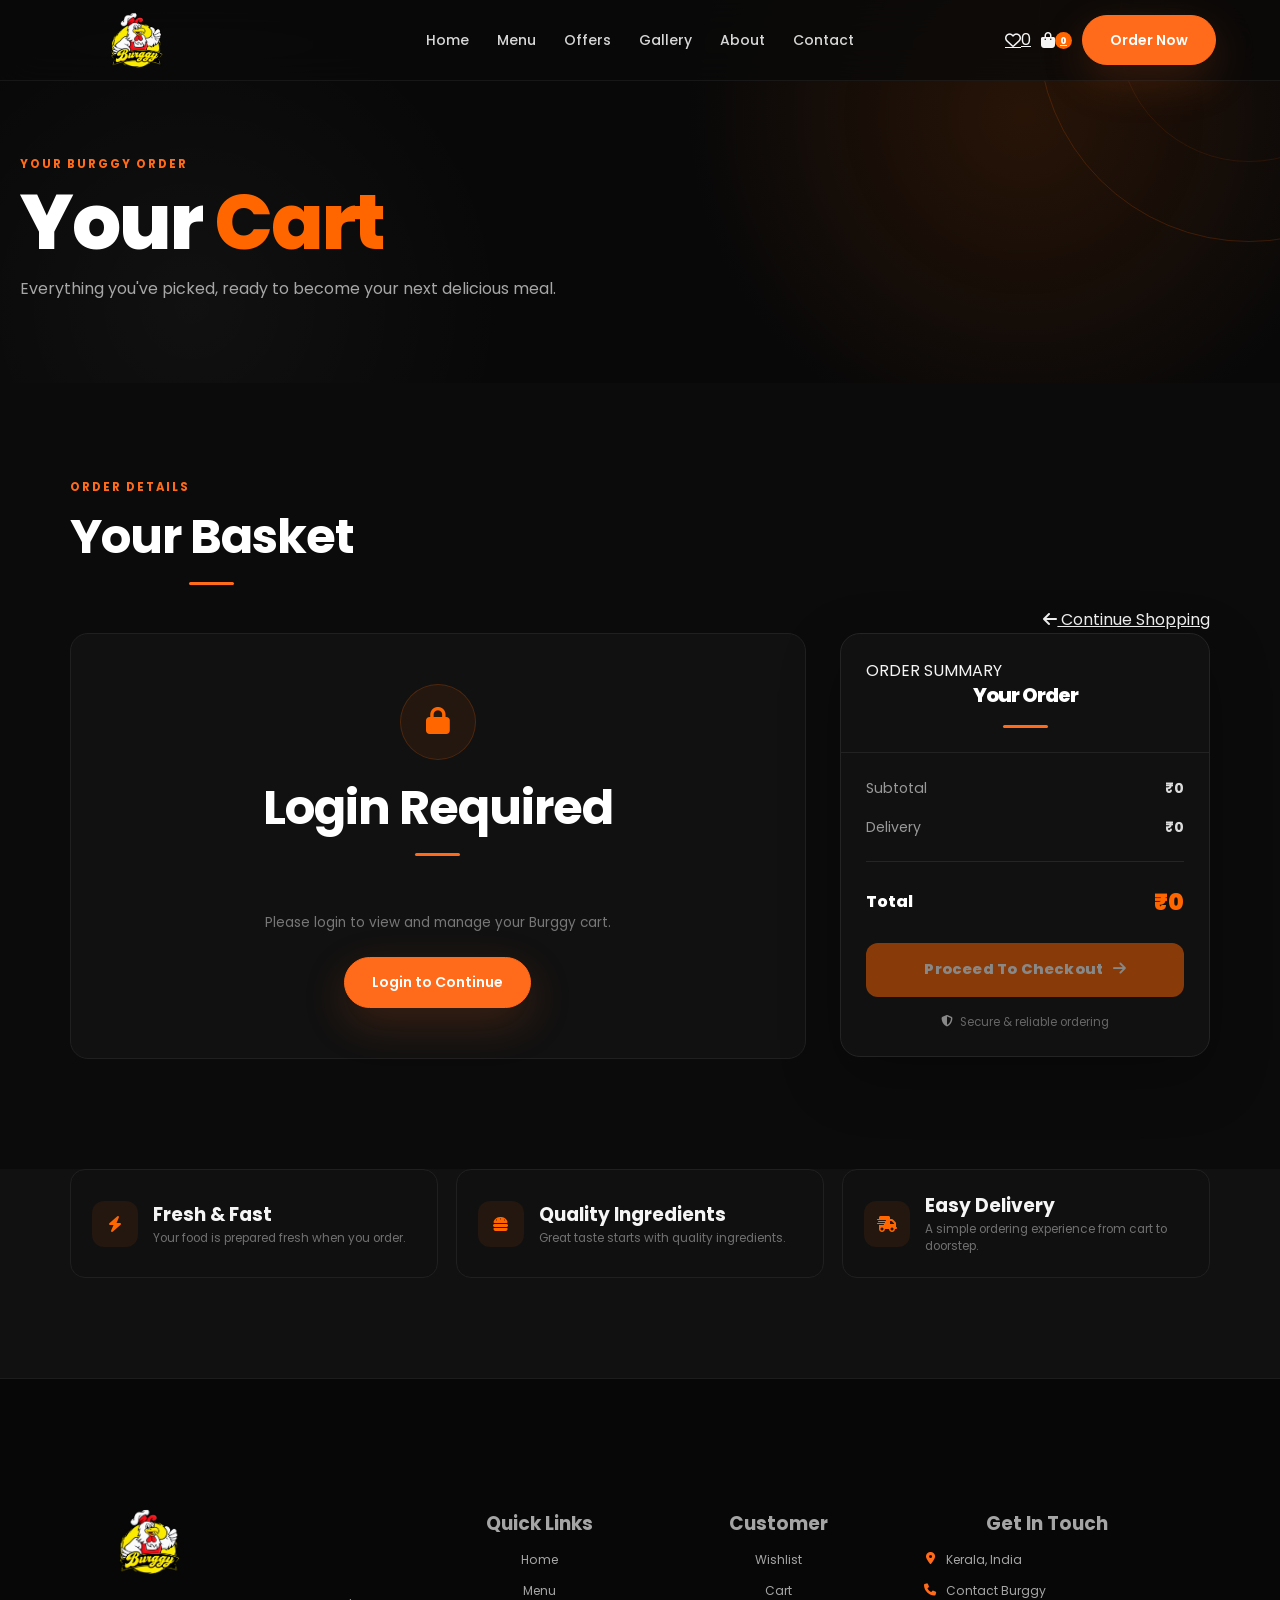
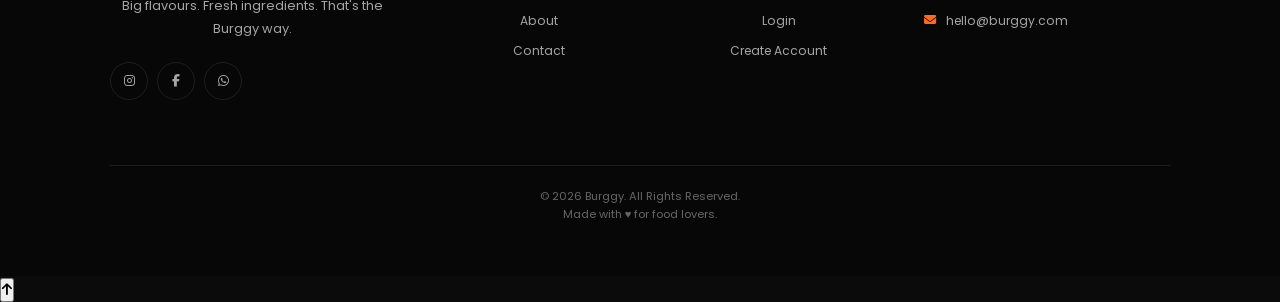
<file: cart.html>
<!DOCTYPE html>
<html lang="en">

<head>
    <meta charset="UTF-8">

    <meta
        name="viewport"
        content="width=device-width, initial-scale=1.0"
    >

    <meta
        name="description"
        content="Your Burggy shopping cart."
    >

    <title>Burggy | Your Cart</title>

    <!-- Google Font -->
    <link
        rel="preconnect"
        href="https://fonts.googleapis.com"
    >

    <link
        rel="preconnect"
        href="https://fonts.gstatic.com"
        crossorigin
    >

    <link
        href="https://fonts.googleapis.com/css2?family=Poppins:wght@400;500;600;700;800&display=swap"
        rel="stylesheet"
    >

    <!-- Font Awesome -->
    <link
        rel="stylesheet"
        href="https://cdnjs.cloudflare.com/ajax/libs/font-awesome/6.5.2/css/all.min.css"
    >

    <!-- Burggy CSS -->
    <link
        rel="stylesheet"
        href="css/style.css"
    >

    <link
        rel="stylesheet"
        href="css/cart.css"
    >

    <link
        rel="stylesheet"
        href="css/responsive.css"
    >

    <link
        rel="stylesheet"
        href="css/animations.css"
    >
</head>


<body>


<!-- =====================================================
     NAVBAR
===================================================== -->

<header class="navbar">

    <div class="container nav-container">

        <!-- Logo -->

        <a
            href="index.html"
            class="logo"
        >
            <img
                src="images/burggylogo.png"
                alt="Burggy"
            >
        </a>


        <!-- Navigation -->

        <nav class="nav-links">

            <a href="index.html">
                Home
            </a>

            <a href="menu.html">
                Menu
            </a>

            <a href="index.html#offers">
                Offers
            </a>

            <a href="index.html#gallery">
                Gallery
            </a>

            <a href="about.html">
                About
            </a>

            <a href="contact.html">
                Contact
            </a>

        </nav>


        <!-- Navigation Actions -->

        <div class="nav-actions">

            <a
                href="wishlist.html"
                class="nav-icon"
                aria-label="Wishlist"
            >
                <i class="fa-regular fa-heart"></i>

                <span
                    class="wishlist-count"
                    id="wishlistCount"
                >
                    0
                </span>

            </a>


            <a
                href="cart.html"
                class="nav-icon active"
                aria-label="Cart"
            >
                <i class="fa-solid fa-bag-shopping"></i>

                <span
                    class="cart-count"
                    id="cartCount"
                >
                    0
                </span>

            </a>


            <a
                href="menu.html"
                class="btn btn-primary nav-order-btn"
            >
                Order Now
            </a>

        </div>


        <!-- Mobile Menu Button -->

        <button
            class="mobile-menu-btn"
            type="button"
            aria-label="Open menu"
        >
            <i class="fa-solid fa-bars"></i>
        </button>

    </div>

</header>



<!-- =====================================================
     CART HERO
===================================================== -->

<section class="cart-hero">

    <div class="container">

        <div class="cart-hero-content">

            <span class="section-eyebrow">
                YOUR BURGGY ORDER
            </span>

            <h1>
                Your <span>Cart</span>
            </h1>

            <p>
                Everything you've picked, ready to become
                your next delicious meal.
            </p>

        </div>

    </div>

</section>



<!-- =====================================================
     CART SECTION
===================================================== -->

<main>

<section class="cart-section">

    <div class="container">

        <!-- Section Heading -->

        <div class="section-heading-row">

            <div>

                <span class="section-eyebrow">
                    ORDER DETAILS
                </span>

                <h2 class="section-heading">
                    Your <span>Basket</span>
                </h2>

            </div>

            <a
                href="menu.html"
                class="continue-shopping"
            >
                <i class="fa-solid fa-arrow-left"></i>
                Continue Shopping
            </a>

        </div>


        <!-- Cart Layout -->

        <div class="cart-container">


            <!-- =================================================
                 CART ITEMS
            ================================================== -->

            <div class="cart-items">

                <!--
                    cart.js dynamically loads the
                    user's cart here.
                -->

                <div class="cart-loading">

                    <i class="fa-solid fa-spinner fa-spin"></i>

                    <span>
                        Loading your cart...
                    </span>

                </div>

            </div>



            <!-- =================================================
                 ORDER SUMMARY
            ================================================== -->

            <aside class="summary">

                <div class="summary-header">

                    <span class="summary-label">
                        ORDER SUMMARY
                    </span>

                    <h2>
                        Your Order
                    </h2>

                </div>


                <div class="summary-content">

                    <div class="summary-row">

                        <span>
                            Subtotal
                        </span>

                        <span>
                            ₹0
                        </span>

                    </div>


                    <div class="summary-row">

                        <span>
                            Delivery
                        </span>

                        <span>
                            ₹0
                        </span>

                    </div>


                    <div class="summary-divider"></div>


                    <div class="total">

                        <span>
                            Total
                        </span>

                        <span>
                            ₹0
                        </span>

                    </div>


                    <button
                        type="button"
                        class="checkout"
                        disabled
                    >
                        <span>
                            Proceed To Checkout
                        </span>

                        <i class="fa-solid fa-arrow-right"></i>

                    </button>


                    <div class="secure-checkout">

                        <i class="fa-solid fa-shield-halved"></i>

                        <span>
                            Secure &amp; reliable ordering
                        </span>

                    </div>

                </div>

            </aside>

        </div>

    </div>

</section>



<!-- =====================================================
     WHY ORDER FROM BURGGY
===================================================== -->

<section class="cart-benefits">

    <div class="container">

        <div class="cart-benefits-grid">


            <div class="cart-benefit">

                <div class="cart-benefit-icon">

                    <i class="fa-solid fa-bolt"></i>

                </div>

                <div>

                    <h3>
                        Fresh &amp; Fast
                    </h3>

                    <p>
                        Your food is prepared fresh
                        when you order.
                    </p>

                </div>

            </div>


            <div class="cart-benefit">

                <div class="cart-benefit-icon">

                    <i class="fa-solid fa-burger"></i>

                </div>

                <div>

                    <h3>
                        Quality Ingredients
                    </h3>

                    <p>
                        Great taste starts with
                        quality ingredients.
                    </p>

                </div>

            </div>


            <div class="cart-benefit">

                <div class="cart-benefit-icon">

                    <i class="fa-solid fa-truck-fast"></i>

                </div>

                <div>

                    <h3>
                        Easy Delivery
                    </h3>

                    <p>
                        A simple ordering experience
                        from cart to doorstep.
                    </p>

                </div>

            </div>


        </div>

    </div>

</section>

</main>



<!-- =====================================================
     FOOTER
===================================================== -->

<footer class="footer">

    <div class="container">

        <div class="footer-grid">


            <!-- Brand -->

            <div class="footer-brand">

                <a
                    href="index.html"
                    class="footer-logo"
                >
                    <img
                        src="images/burggylogo.png"
                        alt="Burggy"
                    >
                </a>

                <p>
                    Big flavours. Fresh ingredients.
                    That's the Burggy way.
                </p>


                <div class="social-links">

                    <a
                        href="#"
                        aria-label="Instagram"
                    >
                        <i class="fa-brands fa-instagram"></i>
                    </a>

                    <a
                        href="#"
                        aria-label="Facebook"
                    >
                        <i class="fa-brands fa-facebook-f"></i>
                    </a>

                    <a
                        href="#"
                        aria-label="WhatsApp"
                    >
                        <i class="fa-brands fa-whatsapp"></i>
                    </a>

                </div>

            </div>


            <!-- Quick Links -->

            <div class="footer-column">

                <h3>
                    Quick Links
                </h3>

                <a href="index.html">
                    Home
                </a>

                <a href="menu.html">
                    Menu
                </a>

                <a href="about.html">
                    About
                </a>

                <a href="contact.html">
                    Contact
                </a>

            </div>


            <!-- Customer -->

            <div class="footer-column">

                <h3>
                    Customer
                </h3>

                <a href="wishlist.html">
                    Wishlist
                </a>

                <a href="cart.html">
                    Cart
                </a>

                <a href="login.html">
                    Login
                </a>

                <a href="register.html">
                    Create Account
                </a>

            </div>


            <!-- Contact -->

            <div class="footer-column">

                <h3>
                    Get In Touch
                </h3>

                <p>
                    <i class="fa-solid fa-location-dot"></i>
                    Kerala, India
                </p>

                <p>
                    <i class="fa-solid fa-phone"></i>
                    Contact Burggy
                </p>

                <p>
                    <i class="fa-solid fa-envelope"></i>
                    hello@burggy.com
                </p>

            </div>

        </div>


        <div class="footer-bottom">

            <p>
                © 2026 Burggy. All Rights Reserved.
            </p>

            <p>
                Made with
                <span>♥</span>
                for food lovers.
            </p>

        </div>

    </div>

</footer>



<!-- =====================================================
     JAVASCRIPT
===================================================== -->

<script src="js/script.js"></script>

<script src="js/cart.js"></script>


</body>

</html>
</file>
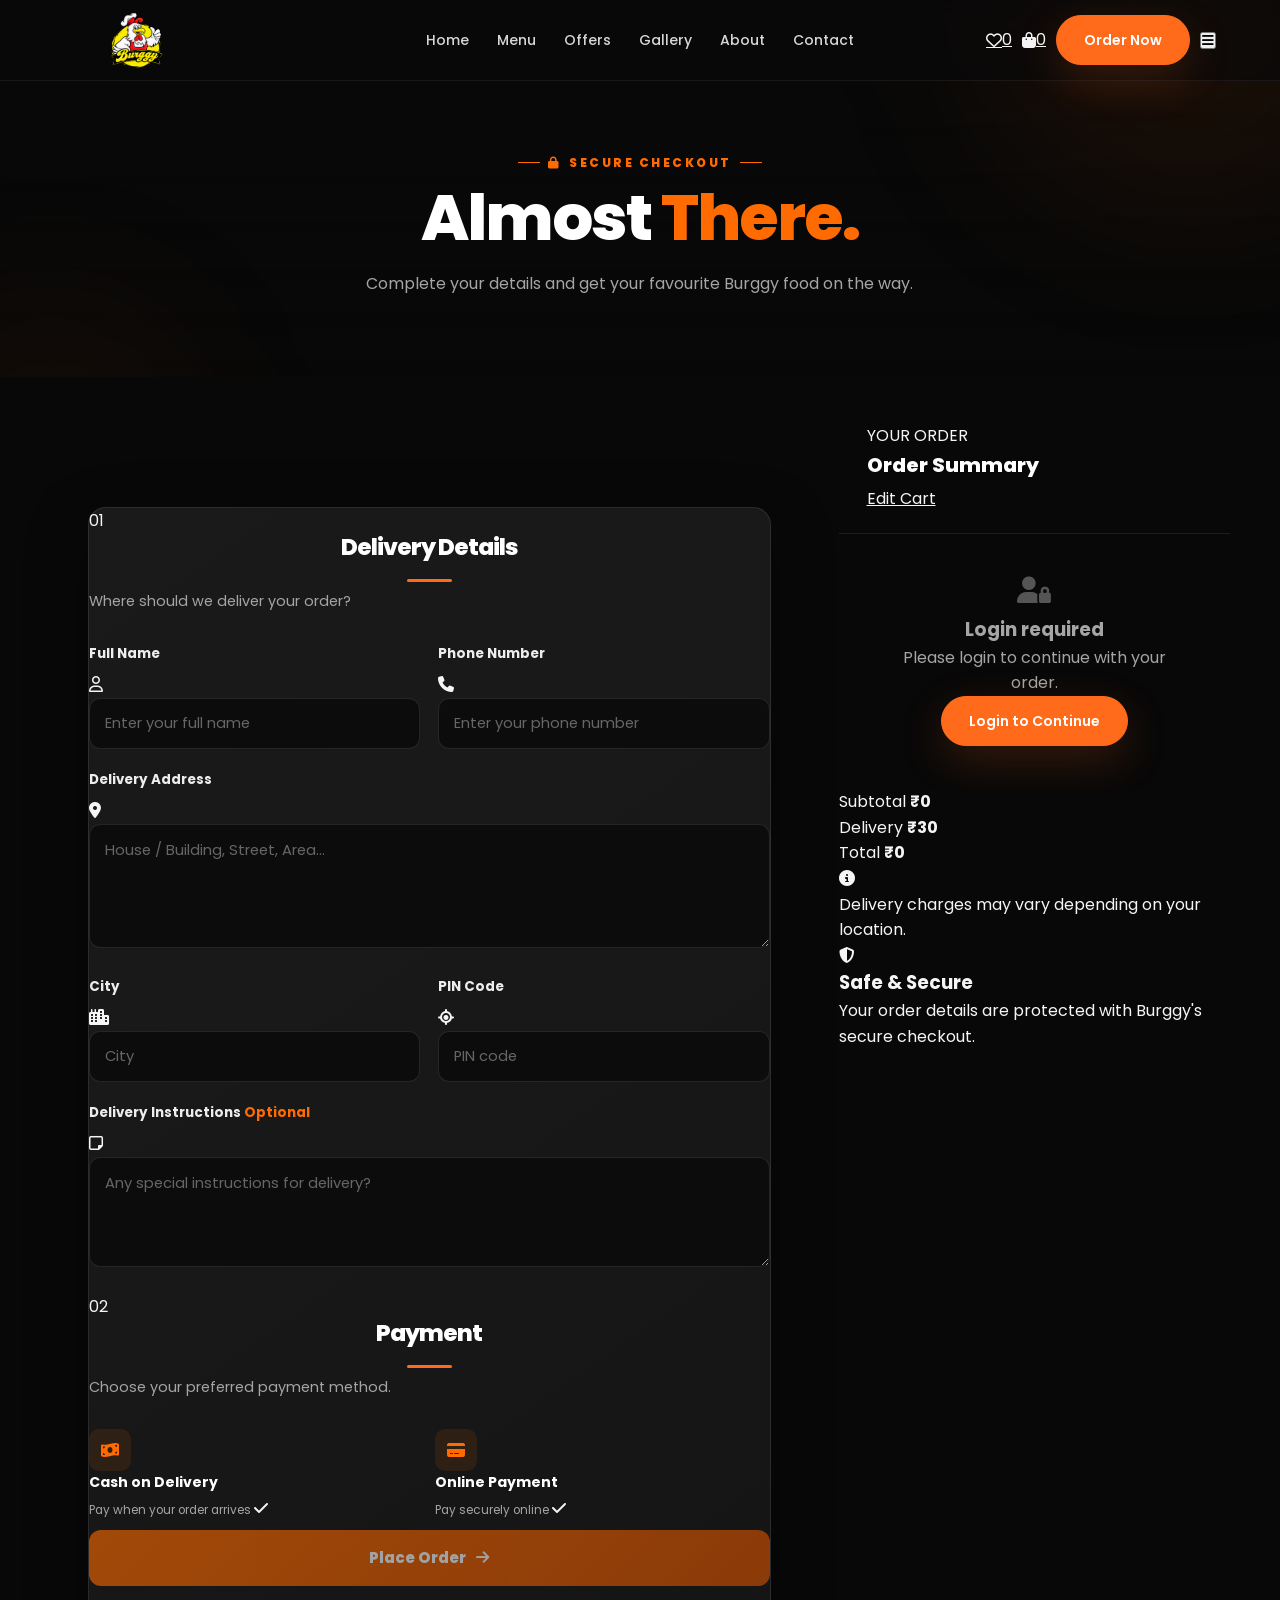
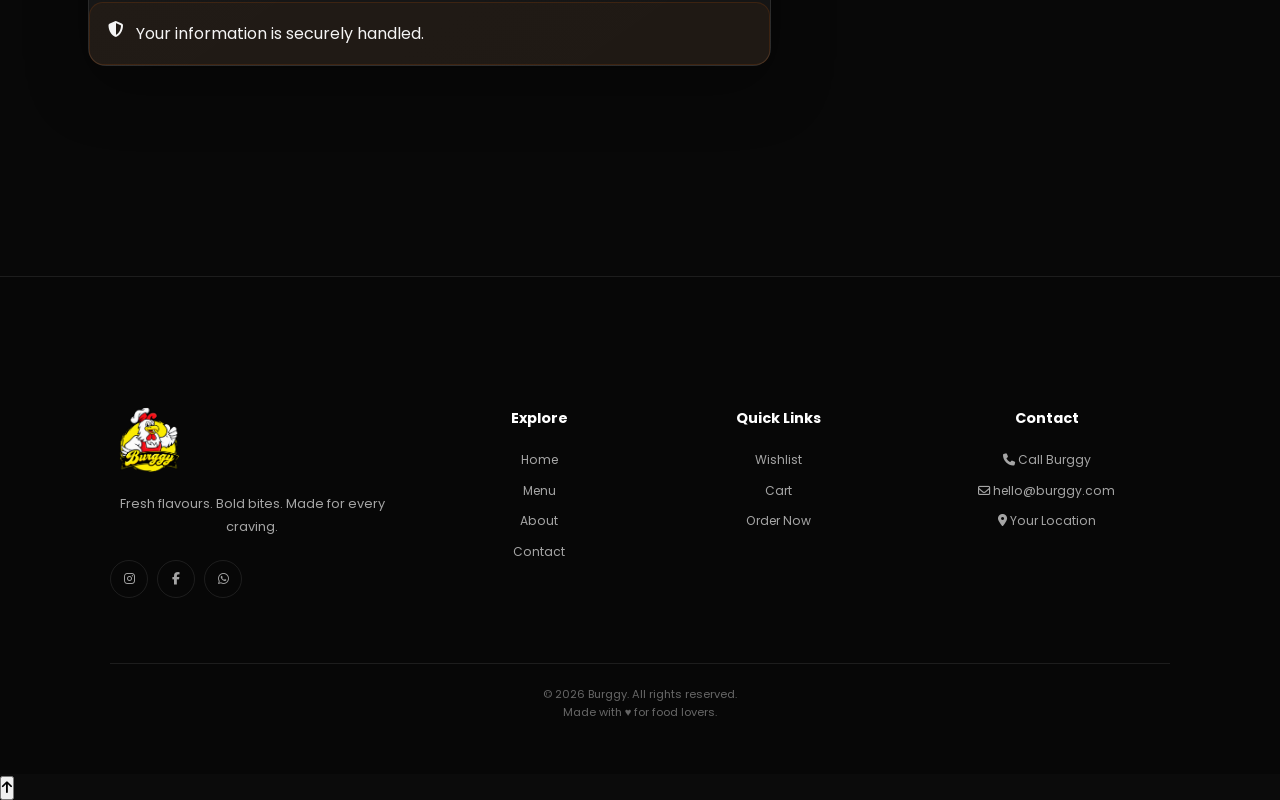
<file: checkout.html>
<!DOCTYPE html>
<html lang="en">

<head>
    <meta charset="UTF-8">

    <meta name="viewport"
          content="width=device-width, initial-scale=1.0">

    <meta name="description"
          content="Complete your Burggy order securely.">

    <title>Checkout | Burggy</title>

    <!-- Google Font -->
    <link rel="preconnect"
          href="https://fonts.googleapis.com">

    <link rel="preconnect"
          href="https://fonts.gstatic.com"
          crossorigin>

    <link href="https://fonts.googleapis.com/css2?family=Poppins:wght@400;500;600;700;800&display=swap"
          rel="stylesheet">

    <!-- Font Awesome -->
    <link rel="stylesheet"
          href="https://cdnjs.cloudflare.com/ajax/libs/font-awesome/6.5.2/css/all.min.css">

    <!-- Burggy CSS -->
    <link rel="stylesheet"
          href="css/style.css">

    <link rel="stylesheet"
          href="css/checkout.css">

    <link rel="stylesheet"
          href="css/responsive.css">

    <link rel="stylesheet"
          href="css/animations.css">
</head>


<body>


<!-- =====================================================
     NAVBAR
===================================================== -->

<header class="navbar">

    <div class="container nav-container">

        <a href="index.html"
           class="logo">

            <img src="images/burggylogo.png"
                 alt="Burggy">

        </a>


        <nav class="nav-links">

            <a href="index.html">
                Home
            </a>

            <a href="menu.html">
                Menu
            </a>

            <a href="index.html#offers">
                Offers
            </a>

            <a href="index.html#gallery">
                Gallery
            </a>

            <a href="about.html">
                About
            </a>

            <a href="contact.html">
                Contact
            </a>

        </nav>


        <div class="nav-actions">

            <a href="wishlist.html"
               class="nav-icon"
               aria-label="Wishlist">

                <i class="fa-regular fa-heart"></i>

                <span class="wishlist-count">
                    0
                </span>

            </a>


            <a href="cart.html"
               class="nav-icon"
               aria-label="Cart">

                <i class="fa-solid fa-bag-shopping"></i>

                <span class="cart-count">
                    0
                </span>

            </a>


            <a href="menu.html"
               class="btn btn-primary nav-order-btn">

                Order Now

            </a>

            <button class="mobile-menu-btn"
                    type="button"
                    aria-label="Open menu">

                <i class="fa-solid fa-bars"></i>

            </button>

        </div>

    </div>

</header>



<!-- =====================================================
     CHECKOUT HERO
===================================================== -->

<section class="checkout-hero">

    <div class="container">

        <div class="checkout-hero-content">

            <span class="checkout-eyebrow">
                <i class="fa-solid fa-lock"></i>
                Secure Checkout
            </span>

            <h1>
                Almost <span>There.</span>
            </h1>

            <p>
                Complete your details and get your
                favourite Burggy food on the way.
            </p>

        </div>

    </div>

</section>



<!-- =====================================================
     CHECKOUT SECTION
===================================================== -->

<main class="checkout-section">

    <div class="checkout-container">


        <!-- =================================================
             CUSTOMER DETAILS
        ================================================== -->

        <section class="checkout-main">


            <div class="checkout-card">

                <div class="checkout-card-header">

                    <div class="checkout-step">
                        01
                    </div>

                    <div>

                        <h2>
                            Delivery Details
                        </h2>

                        <p>
                            Where should we deliver your order?
                        </p>

                    </div>

                </div>


                <form id="checkoutForm"
                      class="checkout-form">


                    <div class="form-row">


                        <div class="form-group">

                            <label for="name">
                                Full Name
                            </label>

                            <div class="input-wrapper">

                                <i class="fa-regular fa-user"></i>

                                <input
                                    type="text"
                                    id="name"
                                    name="name"
                                    placeholder="Enter your full name"
                                    autocomplete="name"
                                    required>

                            </div>

                        </div>


                        <div class="form-group">

                            <label for="phone">
                                Phone Number
                            </label>

                            <div class="input-wrapper">

                                <i class="fa-solid fa-phone"></i>

                                <input
                                    type="tel"
                                    id="phone"
                                    name="phone"
                                    placeholder="Enter your phone number"
                                    autocomplete="tel"
                                    required>

                            </div>

                        </div>


                    </div>



                    <div class="form-group">

                        <label for="address">
                            Delivery Address
                        </label>

                        <div class="input-wrapper textarea-wrapper">

                            <i class="fa-solid fa-location-dot"></i>

                            <textarea
                                id="address"
                                name="address"
                                rows="4"
                                placeholder="House / Building, Street, Area..."
                                required></textarea>

                        </div>

                    </div>



                    <div class="form-row">


                        <div class="form-group">

                            <label for="city">
                                City
                            </label>

                            <div class="input-wrapper">

                                <i class="fa-solid fa-city"></i>

                                <input
                                    type="text"
                                    id="city"
                                    name="city"
                                    placeholder="City"
                                    autocomplete="address-level2"
                                    required>

                            </div>

                        </div>


                        <div class="form-group">

                            <label for="pincode">
                                PIN Code
                            </label>

                            <div class="input-wrapper">

                                <i class="fa-solid fa-location-crosshairs"></i>

                                <input
                                    type="text"
                                    id="pincode"
                                    name="pincode"
                                    placeholder="PIN code"
                                    inputmode="numeric"
                                    maxlength="6"
                                    autocomplete="postal-code"
                                    required>

                            </div>

                        </div>


                    </div>



                    <div class="form-group">

                        <label for="instructions">
                            Delivery Instructions
                            <span>Optional</span>
                        </label>

                        <div class="input-wrapper textarea-wrapper">

                            <i class="fa-regular fa-note-sticky"></i>

                            <textarea
                                id="instructions"
                                name="instructions"
                                rows="3"
                                placeholder="Any special instructions for delivery?"></textarea>

                        </div>

                    </div>



                    <!-- PAYMENT -->

                    <div class="checkout-payment">

                        <div class="checkout-card-header payment-header">

                            <div class="checkout-step">
                                02
                            </div>

                            <div>

                                <h2>
                                    Payment
                                </h2>

                                <p>
                                    Choose your preferred payment method.
                                </p>

                            </div>

                        </div>


                        <div class="payment-options">


                            <label class="payment-option active">

                                <input
                                    type="radio"
                                    name="paymentMethod"
                                    value="cod"
                                    checked>

                                <span class="payment-icon">

                                    <i class="fa-solid fa-money-bill-wave"></i>

                                </span>

                                <span class="payment-info">

                                    <strong>
                                        Cash on Delivery
                                    </strong>

                                    <small>
                                        Pay when your order arrives
                                    </small>

                                </span>

                                <span class="payment-check">

                                    <i class="fa-solid fa-check"></i>

                                </span>

                            </label>



                            <label class="payment-option">

                                <input
                                    type="radio"
                                    name="paymentMethod"
                                    value="online">

                                <span class="payment-icon">

                                    <i class="fa-solid fa-credit-card"></i>

                                </span>

                                <span class="payment-info">

                                    <strong>
                                        Online Payment
                                    </strong>

                                    <small>
                                        Pay securely online
                                    </small>

                                </span>

                                <span class="payment-check">

                                    <i class="fa-solid fa-check"></i>

                                </span>

                            </label>


                        </div>

                    </div>



                    <button
                        type="submit"
                        class="place-order-btn"
                        id="placeOrderBtn">

                        <span>
                            Place Order
                        </span>

                        <i class="fa-solid fa-arrow-right"></i>

                    </button>


                    <div class="checkout-security">

                        <i class="fa-solid fa-shield-halved"></i>

                        <span>
                            Your information is securely handled.
                        </span>

                    </div>


                </form>

            </div>

        </section>



        <!-- =================================================
             ORDER SUMMARY
        ================================================== -->

        <aside class="checkout-sidebar">


            <div class="checkout-summary">


                <div class="checkout-summary-header">

                    <div>

                        <span>
                            YOUR ORDER
                        </span>

                        <h2>
                            Order Summary
                        </h2>

                    </div>

                    <a href="cart.html">
                        Edit Cart
                    </a>

                </div>



                <div id="checkoutItems"
                     class="checkout-items">

                    <div class="checkout-loading">

                        <i class="fa-solid fa-spinner fa-spin"></i>

                        <span>
                            Loading your order...
                        </span>

                    </div>

                </div>



                <div class="checkout-summary-details">


                    <div class="checkout-summary-row">

                        <span>
                            Subtotal
                        </span>

                        <strong id="checkoutSubtotal">
                            ₹0
                        </strong>

                    </div>


                    <div class="checkout-summary-row">

                        <span>
                            Delivery
                        </span>

                        <strong id="checkoutDelivery">
                            ₹30
                        </strong>

                    </div>


                    <div class="checkout-summary-divider"></div>


                    <div class="checkout-total">

                        <span>
                            Total
                        </span>

                        <strong id="checkoutTotal">
                            ₹0
                        </strong>

                    </div>


                </div>


                <div class="checkout-note">

                    <i class="fa-solid fa-circle-info"></i>

                    <p>
                        Delivery charges may vary depending
                        on your location.
                    </p>

                </div>


            </div>



            <!-- TRUST BOX -->

            <div class="checkout-trust">

                <div class="trust-icon">

                    <i class="fa-solid fa-shield-halved"></i>

                </div>

                <div>

                    <h3>
                        Safe & Secure
                    </h3>

                    <p>
                        Your order details are protected
                        with Burggy's secure checkout.
                    </p>

                </div>

            </div>


        </aside>


    </div>

</main>



<!-- =====================================================
     FOOTER
===================================================== -->

<footer class="footer">

    <div class="container">

        <div class="footer-grid">


            <div class="footer-brand">

                <a href="index.html"
                   class="logo">

                    <img src="images/burggylogo.png"
                         alt="Burggy">

                </a>

                <p>
                    Fresh flavours. Bold bites.
                    Made for every craving.
                </p>


                <div class="social-links">

                    <a href="#"
                       aria-label="Instagram">

                        <i class="fa-brands fa-instagram"></i>

                    </a>

                    <a href="#"
                       aria-label="Facebook">

                        <i class="fa-brands fa-facebook-f"></i>

                    </a>

                    <a href="#"
                       aria-label="WhatsApp">

                        <i class="fa-brands fa-whatsapp"></i>

                    </a>

                </div>

            </div>



            <div class="footer-column">

                <h4>
                    Explore
                </h4>

                <a href="index.html">
                    Home
                </a>

                <a href="menu.html">
                    Menu
                </a>

                <a href="about.html">
                    About
                </a>

                <a href="contact.html">
                    Contact
                </a>

            </div>



            <div class="footer-column">

                <h4>
                    Quick Links
                </h4>

                <a href="wishlist.html">
                    Wishlist
                </a>

                <a href="cart.html">
                    Cart
                </a>

                <a href="menu.html">
                    Order Now
                </a>

            </div>



            <div class="footer-column">

                <h4>
                    Contact
                </h4>

                <a href="#">
                    <i class="fa-solid fa-phone"></i>
                    Call Burggy
                </a>

                <a href="#">
                    <i class="fa-regular fa-envelope"></i>
                    hello@burggy.com
                </a>

                <a href="#">
                    <i class="fa-solid fa-location-dot"></i>
                    Your Location
                </a>

            </div>


        </div>


        <div class="footer-bottom">

            <p>
                © 2026 Burggy. All rights reserved.
            </p>

            <p>
                Made with <span>♥</span> for food lovers.
            </p>

        </div>

    </div>

</footer>



<!-- =====================================================
     SCRIPTS
===================================================== -->

<script src="js/script.js"></script>

<script src="js/checkout.js"></script>


</body>

</html>
</file>
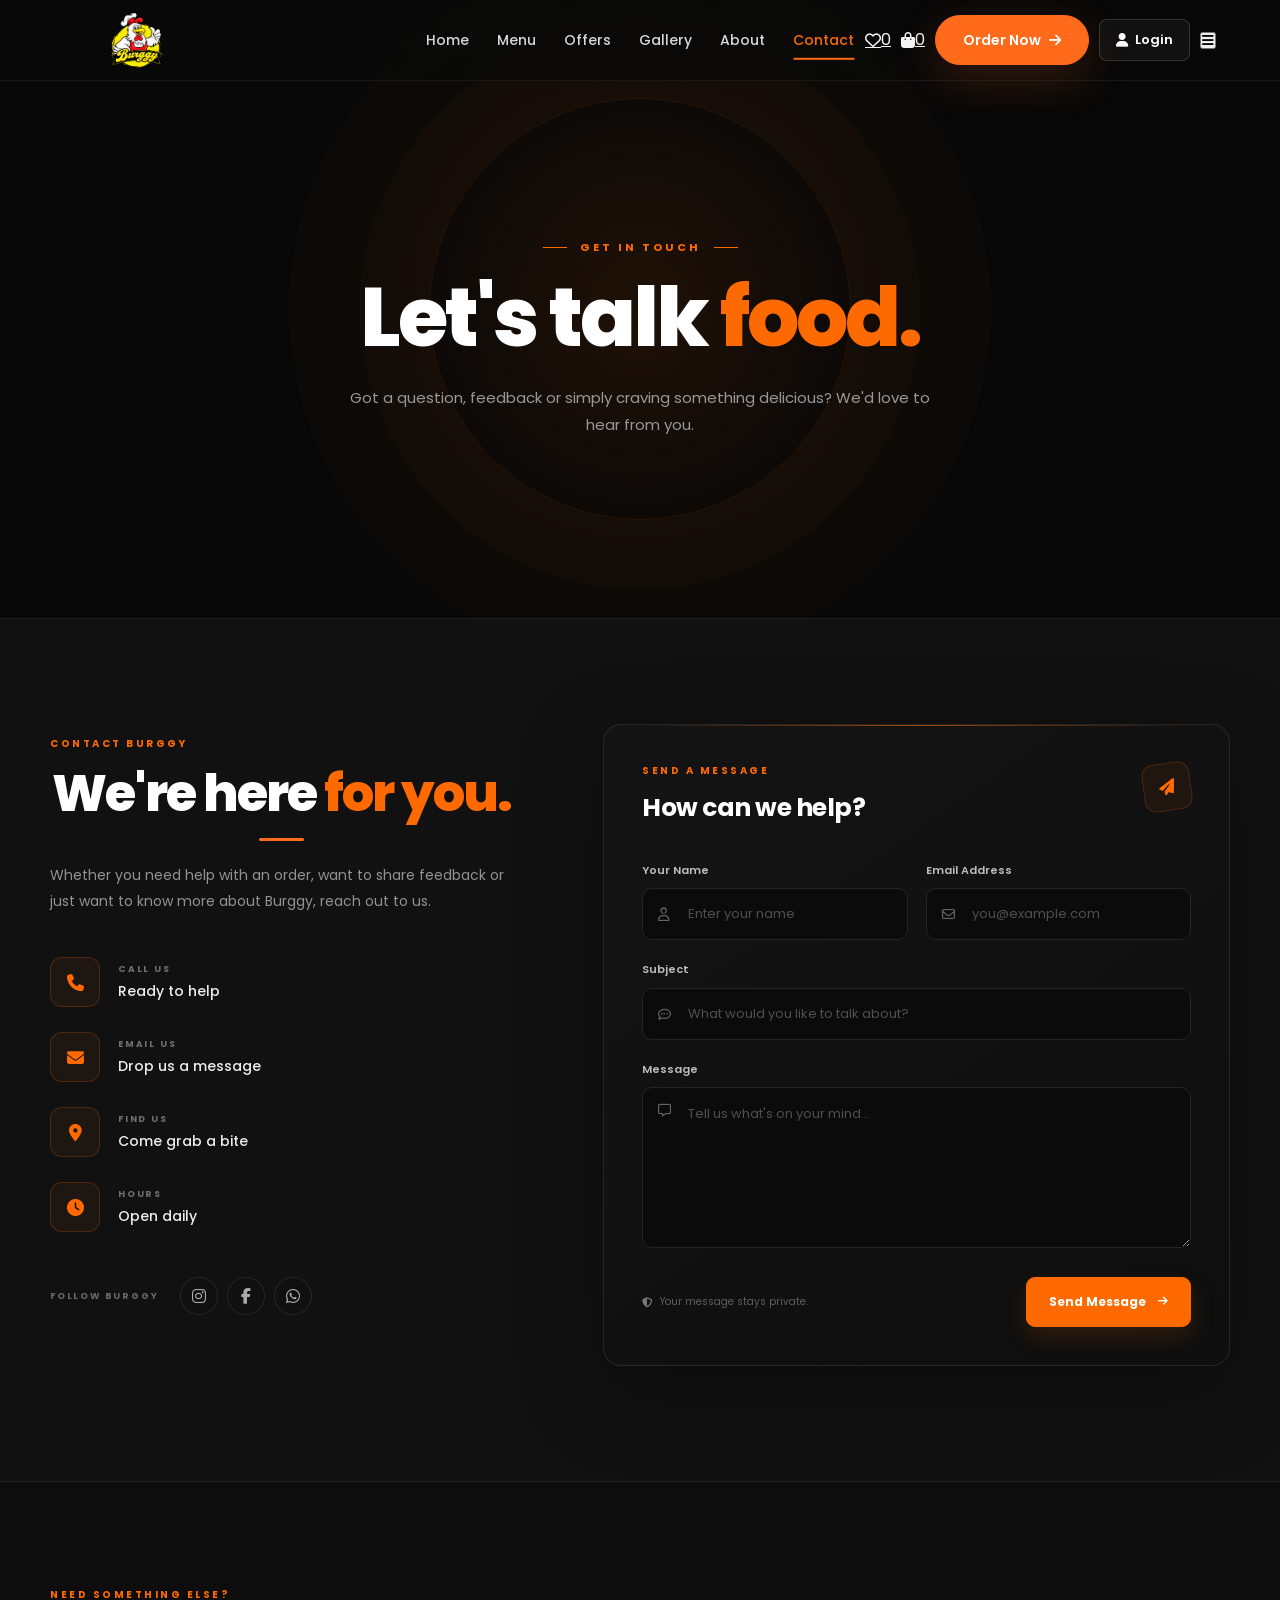
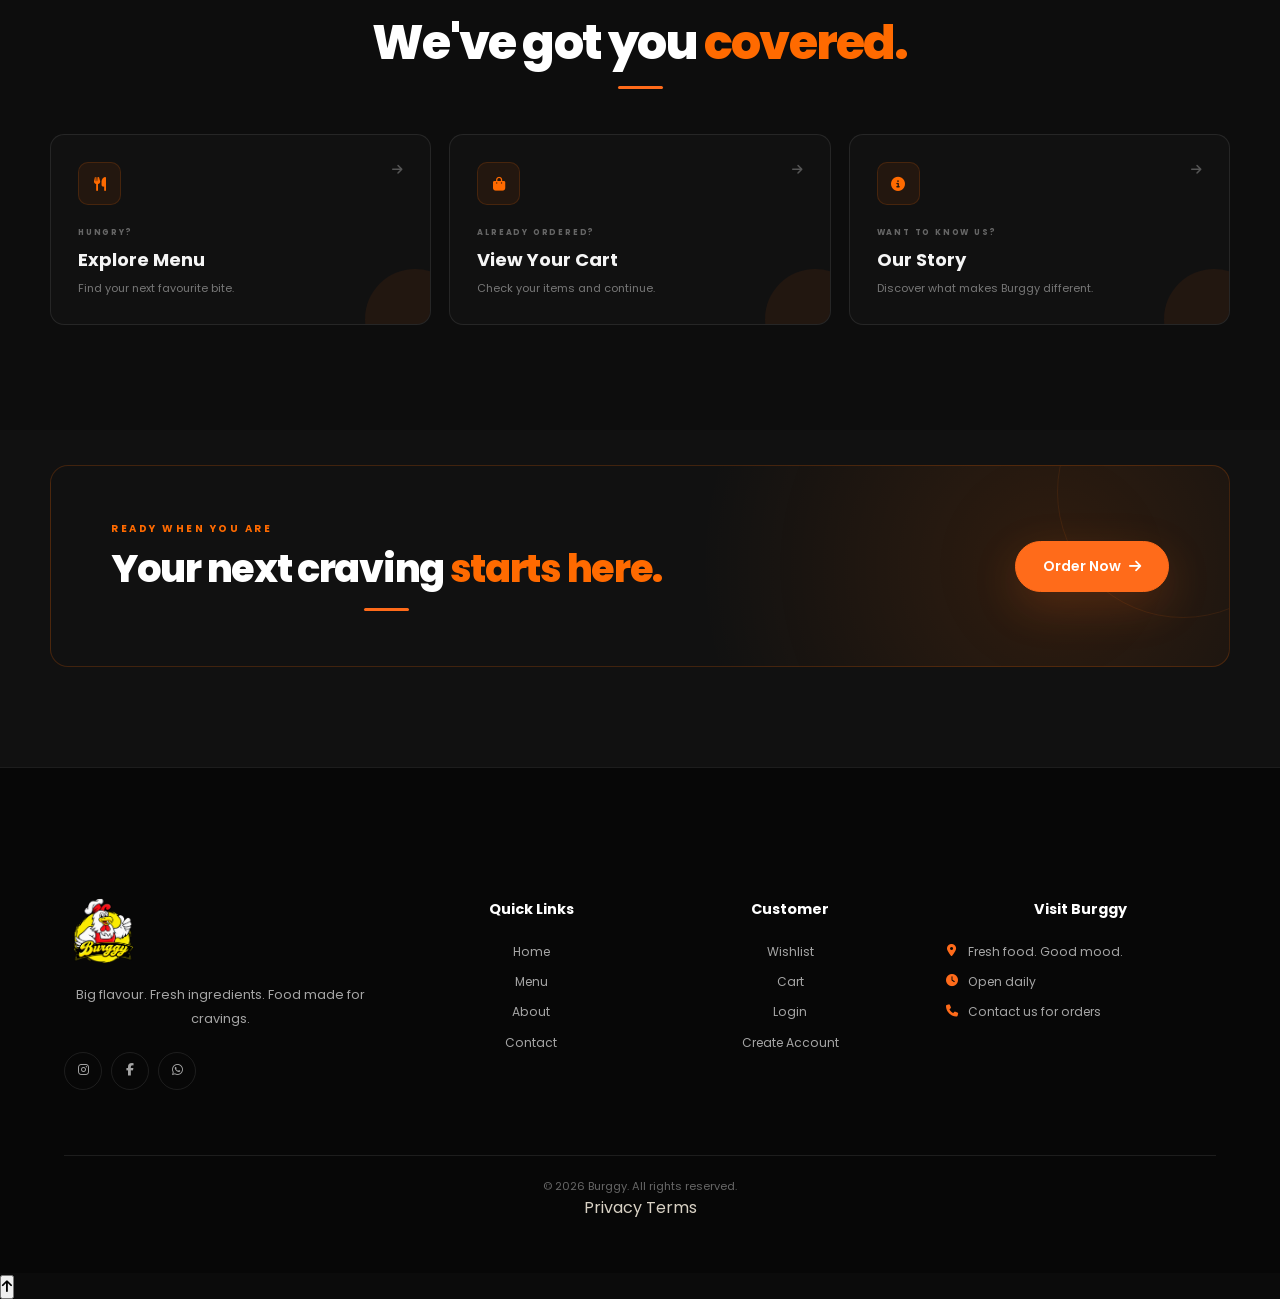
<file: contact.html>
<!DOCTYPE html>
<html lang="en">

<head>
    <meta charset="UTF-8">

    <meta
        name="viewport"
        content="width=device-width, initial-scale=1.0"
    >

    <meta
        name="description"
        content="Get in touch with Burggy for orders, questions, feedback and more."
    >

    <title>Contact Us | Burggy</title>


    <!-- Google Fonts -->
    <link
        rel="preconnect"
        href="https://fonts.googleapis.com"
    >

    <link
        rel="preconnect"
        href="https://fonts.gstatic.com"
        crossorigin
    >

    <link
        href="https://fonts.googleapis.com/css2?family=Poppins:wght@300;400;500;600;700;800&display=swap"
        rel="stylesheet"
    >


    <!-- Font Awesome -->
    <link
        rel="stylesheet"
        href="https://cdnjs.cloudflare.com/ajax/libs/font-awesome/6.5.2/css/all.min.css"
    >


    <!-- Burggy CSS -->
    <link
        rel="stylesheet"
        href="css/style.css"
    >

    <link
        rel="stylesheet"
        href="css/contact.css"
    >

    <link
        rel="stylesheet"
        href="css/responsive.css"
    >

    <link
        rel="stylesheet"
        href="css/animations.css"
    >

</head>


<body class="contact-page">


    <!-- =====================================================
         NAVBAR
    ====================================================== -->

    <header class="navbar">

        <div class="nav-container">


            <a
                href="index.html"
                class="logo"
                aria-label="Burggy Home"
            >

                <img
                    src="images/burggylogo.png"
                    alt="Burggy"
                >

            </a>


            <nav
                class="nav-links"
                aria-label="Main navigation"
            >

                <a href="index.html">
                    Home
                </a>

                <a href="menu.html">
                    Menu
                </a>

                <a href="index.html#offers">
                    Offers
                </a>

                <a href="index.html#gallery">
                    Gallery
                </a>

                <a href="about.html">
                    About
                </a>

                <a
                    href="contact.html"
                    class="active"
                >
                    Contact
                </a>

            </nav>


            <div class="nav-actions">


                <a
                    href="wishlist.html"
                    class="nav-icon-link"
                    aria-label="Wishlist"
                    title="Wishlist"
                >

                    <i class="fa-regular fa-heart"></i>

                    <span
                        class="nav-count"
                        id="wishlistCount"
                    >
                        0
                    </span>

                </a>


                <a
                    href="cart.html"
                    class="nav-icon-link"
                    aria-label="Cart"
                    title="Cart"
                >

                    <i class="fa-solid fa-bag-shopping"></i>

                    <span
                        class="nav-count"
                        data-cart-count
                    >
                        0
                    </span>

                </a>


                <a
                    href="menu.html"
                    class="btn btn-primary nav-order-btn"
                >

                    <span>
                        Order Now
                    </span>

                    <i class="fa-solid fa-arrow-right"></i>

                </a>
<a href="login.html" class="nav-login">
    <i class="fa-solid fa-user"></i>
    <span>Login</span>
</a>


                <button
                    type="button"
                    class="mobile-menu-btn"
                    id="mobileMenuBtn"
                    aria-label="Open menu"
                    aria-expanded="false"
                >

                    <i class="fa-solid fa-bars"></i>

                </button>

            </div>

        </div>

    </header>



    <!-- =====================================================
         MOBILE NAV
    ====================================================== -->

    <div
        class="mobile-nav"
        id="mobileNav"
    >

        <a href="index.html">
            Home
        </a>

        <a href="menu.html">
            Menu
        </a>

        <a href="index.html#offers">
            Offers
        </a>

        <a href="index.html#gallery">
            Gallery
        </a>

        <a href="about.html">
            About
        </a>

        <a
            href="contact.html"
            class="active"
        >
            Contact
        </a>

        <a href="wishlist.html">
            Wishlist
        </a>

        <a href="cart.html">
            Cart
        </a>

    </div>



    <!-- =====================================================
         CONTACT HERO
    ====================================================== -->

    <section class="contact-hero">

        <div class="contact-hero-glow"></div>


        <div class="contact-hero-content">

            <span class="contact-eyebrow">

                <span></span>

                GET IN TOUCH

                <span></span>

            </span>


            <h1>
                Let's talk
                <strong>food.</strong>
            </h1>


            <p>
                Got a question, feedback or simply craving
                something delicious? We'd love to hear from you.
            </p>

        </div>

    </section>



    <!-- =====================================================
         CONTACT MAIN
    ====================================================== -->

    <section class="contact-section">

        <div class="contact-container">


            <div class="contact-grid">


                <!-- =================================================
                     CONTACT INFO
                ================================================== -->

                <div class="contact-info">


                    <span class="contact-section-label">
                        CONTACT BURGGY
                    </span>


                    <h2>
                        We're here
                        <span>for you.</span>
                    </h2>


                    <p class="contact-intro">
                        Whether you need help with an order,
                        want to share feedback or just want to
                        know more about Burggy, reach out to us.
                    </p>



                    <div class="contact-info-list">


                        <div class="contact-info-item">

                            <div class="contact-info-icon">

                                <i class="fa-solid fa-phone"></i>

                            </div>


                            <div>

                                <span>
                                    CALL US
                                </span>

                                <strong>
                                    Ready to help
                                </strong>

                            </div>

                        </div>



                        <div class="contact-info-item">

                            <div class="contact-info-icon">

                                <i class="fa-solid fa-envelope"></i>

                            </div>


                            <div>

                                <span>
                                    EMAIL US
                                </span>

                                <strong>
                                    Drop us a message
                                </strong>

                            </div>

                        </div>



                        <div class="contact-info-item">

                            <div class="contact-info-icon">

                                <i class="fa-solid fa-location-dot"></i>

                            </div>


                            <div>

                                <span>
                                    FIND US
                                </span>

                                <strong>
                                    Come grab a bite
                                </strong>

                            </div>

                        </div>



                        <div class="contact-info-item">

                            <div class="contact-info-icon">

                                <i class="fa-solid fa-clock"></i>

                            </div>


                            <div>

                                <span>
                                    HOURS
                                </span>

                                <strong>
                                    Open daily
                                </strong>

                            </div>

                        </div>

                    </div>



                    <!-- Social -->

                    <div class="contact-social">

                        <span>
                            FOLLOW BURGGY
                        </span>


                        <div class="contact-social-links">

                            <a
                                href="#"
                                aria-label="Instagram"
                            >
                                <i class="fa-brands fa-instagram"></i>
                            </a>

                            <a
                                href="#"
                                aria-label="Facebook"
                            >
                                <i class="fa-brands fa-facebook-f"></i>
                            </a>

                            <a
                                href="#"
                                aria-label="WhatsApp"
                            >
                                <i class="fa-brands fa-whatsapp"></i>
                            </a>

                        </div>

                    </div>

                </div>



                <!-- =================================================
                     CONTACT FORM
                ================================================== -->

                <div class="contact-form-wrapper">


                    <div class="contact-form-header">

                        <div>

                            <span class="contact-section-label">
                                SEND A MESSAGE
                            </span>

                            <h3>
                                How can we help?
                            </h3>

                        </div>


                        <div class="contact-form-mark">

                            <i class="fa-solid fa-paper-plane"></i>

                        </div>

                    </div>



                    <form
                        id="contactForm"
                        class="contact-form"
                    >


                        <div class="contact-form-row">


                            <div class="contact-form-group">

                                <label for="contactName">
                                    Your Name
                                </label>


                                <div class="contact-input-wrap">

                                    <i class="fa-regular fa-user"></i>

                                    <input
                                        type="text"
                                        id="contactName"
                                        name="name"
                                        placeholder="Enter your name"
                                        autocomplete="name"
                                        required
                                    >

                                </div>

                            </div>



                            <div class="contact-form-group">

                                <label for="contactEmail">
                                    Email Address
                                </label>


                                <div class="contact-input-wrap">

                                    <i class="fa-regular fa-envelope"></i>

                                    <input
                                        type="email"
                                        id="contactEmail"
                                        name="email"
                                        placeholder="you@example.com"
                                        autocomplete="email"
                                        required
                                    >

                                </div>

                            </div>

                        </div>



                        <div class="contact-form-group">

                            <label for="contactSubject">
                                Subject
                            </label>


                            <div class="contact-input-wrap">

                                <i class="fa-regular fa-comment-dots"></i>

                                <input
                                    type="text"
                                    id="contactSubject"
                                    name="subject"
                                    placeholder="What would you like to talk about?"
                                    required
                                >

                            </div>

                        </div>



                        <div class="contact-form-group">

                            <label for="contactMessage">
                                Message
                            </label>


                            <div class="contact-textarea-wrap">

                                <i class="fa-regular fa-message"></i>

                                <textarea
                                    id="contactMessage"
                                    name="message"
                                    rows="6"
                                    placeholder="Tell us what's on your mind..."
                                    required
                                ></textarea>

                            </div>

                        </div>



                        <div class="contact-form-footer">

                            <p>

                                <i class="fa-solid fa-shield-halved"></i>

                                Your message stays private.

                            </p>


                            <button
                                type="submit"
                                class="contact-submit"
                                id="contactSubmit"
                            >

                                <span>
                                    Send Message
                                </span>

                                <i class="fa-solid fa-arrow-right"></i>

                            </button>

                        </div>


                        <div
                            class="contact-form-message"
                            id="contactFormMessage"
                            role="status"
                            aria-live="polite"
                        ></div>


                    </form>

                </div>

            </div>

        </div>

    </section>



    <!-- =====================================================
         QUICK CONTACT CARDS
    ====================================================== -->

    <section class="contact-options">

        <div class="contact-container">


            <div class="contact-options-heading">

                <span class="contact-section-label">
                    NEED SOMETHING ELSE?
                </span>


                <h2>
                    We've got you
                    <span>covered.</span>
                </h2>

            </div>


            <div class="contact-options-grid">


                <a
                    href="menu.html"
                    class="contact-option-card"
                >

                    <div class="contact-option-icon">

                        <i class="fa-solid fa-utensils"></i>

                    </div>


                    <div class="contact-option-content">

                        <span>
                            HUNGRY?
                        </span>

                        <h3>
                            Explore Menu
                        </h3>

                        <p>
                            Find your next favourite bite.
                        </p>

                    </div>


                    <i class="fa-solid fa-arrow-right contact-option-arrow"></i>

                </a>



                <a
                    href="cart.html"
                    class="contact-option-card"
                >

                    <div class="contact-option-icon">

                        <i class="fa-solid fa-bag-shopping"></i>

                    </div>


                    <div class="contact-option-content">

                        <span>
                            ALREADY ORDERED?
                        </span>

                        <h3>
                            View Your Cart
                        </h3>

                        <p>
                            Check your items and continue.
                        </p>

                    </div>


                    <i class="fa-solid fa-arrow-right contact-option-arrow"></i>

                </a>



                <a
                    href="about.html"
                    class="contact-option-card"
                >

                    <div class="contact-option-icon">

                        <i class="fa-solid fa-circle-info"></i>

                    </div>


                    <div class="contact-option-content">

                        <span>
                            WANT TO KNOW US?
                        </span>

                        <h3>
                            Our Story
                        </h3>

                        <p>
                            Discover what makes Burggy different.
                        </p>

                    </div>


                    <i class="fa-solid fa-arrow-right contact-option-arrow"></i>

                </a>

            </div>

        </div>

    </section>



    <!-- =====================================================
         FINAL CTA
    ====================================================== -->

    <section class="contact-cta">

        <div class="contact-container">

            <div class="contact-cta-inner">


                <div>

                    <span class="contact-section-label">
                        READY WHEN YOU ARE
                    </span>


                    <h2>
                        Your next craving
                        <span>starts here.</span>
                    </h2>

                </div>


                <a
                    href="menu.html"
                    class="btn btn-primary"
                >

                    <span>
                        Order Now
                    </span>

                    <i class="fa-solid fa-arrow-right"></i>

                </a>

            </div>

        </div>

    </section>



    <!-- =====================================================
         FOOTER
    ====================================================== -->

    <footer class="footer">

        <div class="footer-container">


            <div class="footer-grid">


                <div class="footer-brand">

                    <a
                        href="index.html"
                        class="footer-logo"
                    >

                        <img
                            src="images/burggylogo.png"
                            alt="Burggy"
                        >

                    </a>


                    <p>
                        Big flavour.
                        Fresh ingredients.
                        Food made for cravings.
                    </p>


                    <div class="social-links">

                        <a
                            href="#"
                            aria-label="Instagram"
                        >
                            <i class="fa-brands fa-instagram"></i>
                        </a>

                        <a
                            href="#"
                            aria-label="Facebook"
                        >
                            <i class="fa-brands fa-facebook-f"></i>
                        </a>

                        <a
                            href="#"
                            aria-label="WhatsApp"
                        >
                            <i class="fa-brands fa-whatsapp"></i>
                        </a>

                    </div>

                </div>



                <div class="footer-column">

                    <h4>
                        Quick Links
                    </h4>

                    <a href="index.html">
                        Home
                    </a>

                    <a href="menu.html">
                        Menu
                    </a>

                    <a href="about.html">
                        About
                    </a>

                    <a href="contact.html">
                        Contact
                    </a>

                </div>



                <div class="footer-column">

                    <h4>
                        Customer
                    </h4>

                    <a href="wishlist.html">
                        Wishlist
                    </a>

                    <a href="cart.html">
                        Cart
                    </a>

                    <a href="login.html">
                        Login
                    </a>

                    <a href="register.html">
                        Create Account
                    </a>

                </div>



                <div class="footer-column footer-contact">

                    <h4>
                        Visit Burggy
                    </h4>


                    <p>

                        <i class="fa-solid fa-location-dot"></i>

                        <span>
                            Fresh food. Good mood.
                        </span>

                    </p>


                    <p>

                        <i class="fa-solid fa-clock"></i>

                        <span>
                            Open daily
                        </span>

                    </p>


                    <p>

                        <i class="fa-solid fa-phone"></i>

                        <span>
                            Contact us for orders
                        </span>

                    </p>

                </div>

            </div>



            <div class="footer-bottom">

                <p>
                    © 2026 Burggy.
                    All rights reserved.
                </p>


                <div class="footer-bottom-links">

                    <a href="#">
                        Privacy
                    </a>

                    <a href="#">
                        Terms
                    </a>

                </div>

            </div>

        </div>

    </footer>



    <!-- =====================================================
         CONTACT SCRIPT
    ====================================================== -->

    <script src="js/script.js"></script>


    <script>
        document.addEventListener("DOMContentLoaded", () => {

            const form = document.getElementById("contactForm");
            const submitButton = document.getElementById("contactSubmit");
            const messageBox = document.getElementById("contactFormMessage");

            if (!form) return;


            form.addEventListener("submit", (event) => {

                event.preventDefault();


                const name =
                    document.getElementById("contactName").value.trim();

                const email =
                    document.getElementById("contactEmail").value.trim();

                const subject =
                    document.getElementById("contactSubject").value.trim();

                const message =
                    document.getElementById("contactMessage").value.trim();


                if (!name || !email || !subject || !message) {

                    messageBox.textContent =
                        "Please fill in all the fields.";

                    messageBox.className =
                        "contact-form-message error";

                    return;

                }


                submitButton.disabled = true;


                submitButton.innerHTML = `
                    <span>Sending...</span>
                    <i class="fa-solid fa-spinner fa-spin"></i>
                `;


                /*
                    Frontend-only contact form for now.

                    No contact API route currently exists in
                    the Burggy backend, so we do not invent one.
                */

                setTimeout(() => {

                    messageBox.textContent =
                        "Thanks! Your message has been received.";

                    messageBox.className =
                        "contact-form-message success";


                    form.reset();


                    submitButton.disabled = false;


                    submitButton.innerHTML = `
                        <span>Send Message</span>
                        <i class="fa-solid fa-arrow-right"></i>
                    `;

                }, 700);

            });

        });
    </script>

</body>

</html>
</file>
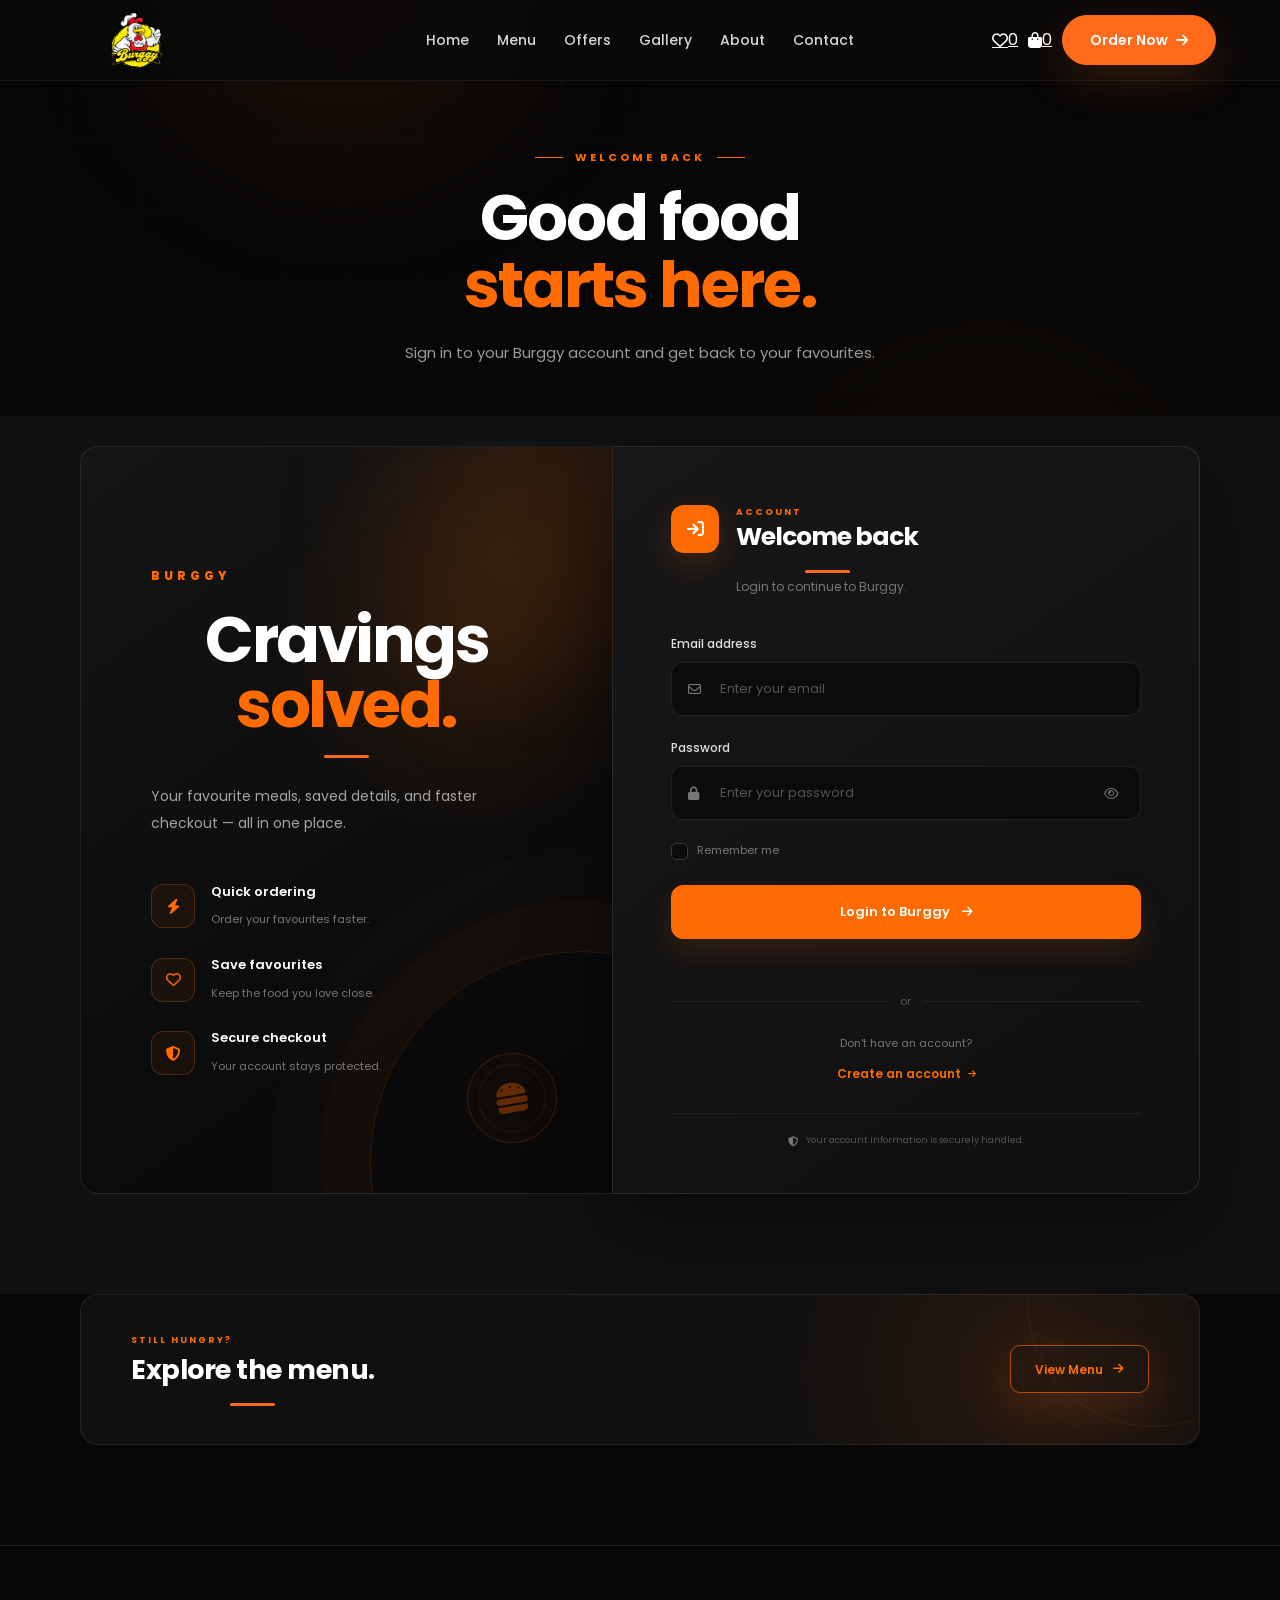
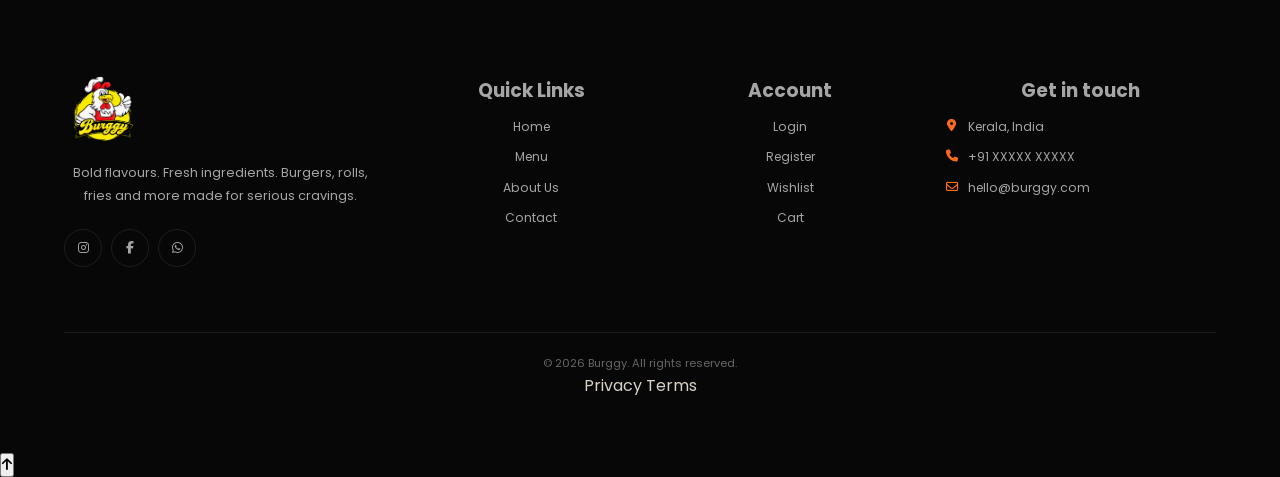
<file: login.html>
<!DOCTYPE html>
<html lang="en">
<head>
    <meta charset="UTF-8">

    <meta
        name="viewport"
        content="width=device-width, initial-scale=1.0"
    >

    <meta
        name="description"
        content="Login to your Burggy account and order your favourites."
    >

    <title>Login | Burggy</title>

    <!-- Google Font -->
    <link rel="preconnect" href="https://fonts.googleapis.com">
    <link rel="preconnect" href="https://fonts.gstatic.com" crossorigin>

    <link
        href="https://fonts.googleapis.com/css2?family=Poppins:wght@300;400;500;600;700;800&display=swap"
        rel="stylesheet"
    >

    <!-- Font Awesome -->
    <link
        rel="stylesheet"
        href="https://cdnjs.cloudflare.com/ajax/libs/font-awesome/6.5.2/css/all.min.css"
    >

    <!-- Global CSS -->
    <link rel="stylesheet" href="css/style.css">

    <!-- Login CSS -->
    <link rel="stylesheet" href="css/login.css">

    <!-- Responsive -->
    <link rel="stylesheet" href="css/responsive.css">

    <!-- Animations -->
    <link rel="stylesheet" href="css/animations.css">
</head>

<body class="login-page">

    <!-- =====================================================
         NAVBAR
    ====================================================== -->

    <header class="navbar">

        <div class="nav-container">

            <!-- Logo -->
            <a href="index.html" class="logo" aria-label="Burggy Home">
                <img
                    src="images/burggylogo.png"
                    alt="Burggy"
                >
            </a>

            <!-- Desktop Navigation -->
            <nav class="nav-links" aria-label="Main navigation">

                <a href="index.html">
                    Home
                </a>

                <a href="menu.html">
                    Menu
                </a>

                <a href="index.html#offers">
                    Offers
                </a>

                <a href="index.html#gallery">
                    Gallery
                </a>

                <a href="about.html">
                    About
                </a>

                <a href="contact.html">
                    Contact
                </a>

            </nav>

            <!-- Navigation Actions -->
            <div class="nav-actions">

                <!-- Wishlist -->
                <a
                    href="wishlist.html"
                    class="nav-icon-btn"
                    aria-label="Wishlist"
                    title="Wishlist"
                >
                    <i class="fa-regular fa-heart"></i>
                    <span
                        class="nav-count wishlist-count"
                        id="wishlistCount"
                    >0</span>
                </a>

                <!-- Cart -->
                <a
                    href="cart.html"
                    class="nav-icon-btn"
                    aria-label="Cart"
                    title="Cart"
                >
                    <i class="fa-solid fa-bag-shopping"></i>
                    <span
                        class="nav-count cart-count"
                        id="cartCount"
                    >0</span>
                </a>

                <!-- Order Button -->
                <a
                    href="menu.html"
                    class="btn btn-primary nav-order-btn"
                >
                    Order Now
                    <i class="fa-solid fa-arrow-right"></i>
                </a>

            </div>

            <!-- Mobile Menu Button -->
            <button
                class="mobile-menu-btn"
                id="mobileMenuBtn"
                type="button"
                aria-label="Open navigation menu"
                aria-expanded="false"
            >
                <i class="fa-solid fa-bars"></i>
            </button>

        </div>

        <!-- Mobile Navigation -->
        <div
            class="mobile-nav"
            id="mobileNav"
        >

            <a href="index.html">
                <i class="fa-solid fa-house"></i>
                Home
            </a>

            <a href="menu.html">
                <i class="fa-solid fa-utensils"></i>
                Menu
            </a>

            <a href="index.html#offers">
                <i class="fa-solid fa-tag"></i>
                Offers
            </a>

            <a href="index.html#gallery">
                <i class="fa-regular fa-images"></i>
                Gallery
            </a>

            <a href="about.html">
                <i class="fa-solid fa-circle-info"></i>
                About
            </a>

            <a href="contact.html">
                <i class="fa-regular fa-envelope"></i>
                Contact
            </a>

            <a href="wishlist.html">
                <i class="fa-regular fa-heart"></i>
                Wishlist
            </a>

            <a href="cart.html">
                <i class="fa-solid fa-bag-shopping"></i>
                Cart
            </a>

        </div>

    </header>


    <!-- =====================================================
         LOGIN HERO
    ====================================================== -->

    <main>

        <section class="login-hero">

            <div class="login-hero-glow login-hero-glow-one"></div>
            <div class="login-hero-glow login-hero-glow-two"></div>

            <div class="login-hero-content">

                <span class="login-eyebrow">
                    <span></span>
                    Welcome back
                    <span></span>
                </span>

                <h1>
                    Good food
                    <strong>starts here.</strong>
                </h1>

                <p>
                    Sign in to your Burggy account and get back
                    to your favourites.
                </p>

            </div>

        </section>


        <!-- =================================================
             LOGIN SECTION
        ================================================== -->

        <section class="login-section">

            <div class="login-container">

                <!-- Decorative Side -->
                <div class="login-showcase">

                    <div class="login-showcase-glow"></div>

                    <div class="login-showcase-content">

                        <span class="login-showcase-label">
                            BURGGY
                        </span>

                        <h2>
                            Cravings
                            <span>solved.</span>
                        </h2>

                        <p>
                            Your favourite meals, saved details,
                            and faster checkout — all in one place.
                        </p>

                        <div class="login-benefits">

                            <div class="login-benefit">
                                <div class="login-benefit-icon">
                                    <i class="fa-solid fa-bolt"></i>
                                </div>

                                <div>
                                    <strong>Quick ordering</strong>
                                    <span>
                                        Order your favourites faster.
                                    </span>
                                </div>
                            </div>

                            <div class="login-benefit">
                                <div class="login-benefit-icon">
                                    <i class="fa-regular fa-heart"></i>
                                </div>

                                <div>
                                    <strong>Save favourites</strong>
                                    <span>
                                        Keep the food you love close.
                                    </span>
                                </div>
                            </div>

                            <div class="login-benefit">
                                <div class="login-benefit-icon">
                                    <i class="fa-solid fa-shield-halved"></i>
                                </div>

                                <div>
                                    <strong>Secure checkout</strong>
                                    <span>
                                        Your account stays protected.
                                    </span>
                                </div>
                            </div>

                        </div>

                    </div>

                    <div class="login-showcase-mark">
                        <i class="fa-solid fa-burger"></i>
                    </div>

                </div>


                <!-- Login Card -->
                <div class="login-card">

                    <div class="login-card-header">

                        <div class="login-card-icon">
                            <i class="fa-solid fa-arrow-right-to-bracket"></i>
                        </div>

                        <div>
                            <span class="login-card-label">
                                ACCOUNT
                            </span>

                            <h2>
                                Welcome back
                            </h2>

                            <p>
                                Login to continue to Burggy.
                            </p>
                        </div>

                    </div>


                    <!-- Login Form -->
                    <form
                        id="loginForm"
                        class="login-form"
                        novalidate
                    >

                        <!-- Email -->
                        <div class="login-form-group">

                            <label for="email">
                                Email address
                            </label>

                            <div class="login-input-wrap">

                                <i class="fa-regular fa-envelope"></i>

                                <input
                                    type="email"
                                    id="email"
                                    name="email"
                                    placeholder="Enter your email"
                                    autocomplete="email"
                                    required
                                >

                            </div>

                        </div>


                        <!-- Password -->
                        <div class="login-form-group">

                            <div class="login-label-row">

                                <label for="password">
                                    Password
                                </label>

                            </div>

                            <div class="login-input-wrap">

                                <i class="fa-solid fa-lock"></i>

                                <input
                                    type="password"
                                    id="password"
                                    name="password"
                                    placeholder="Enter your password"
                                    autocomplete="current-password"
                                    required
                                >

                                <button
                                    type="button"
                                    class="login-password-toggle"
                                    id="togglePassword"
                                    aria-label="Show password"
                                    title="Show password"
                                >
                                    <i class="fa-regular fa-eye"></i>
                                </button>

                            </div>

                        </div>


                        <!-- Remember -->
                        <div class="login-options">

                            <label class="login-check">

                                <input
                                    type="checkbox"
                                    id="rememberMe"
                                    name="rememberMe"
                                >

                                <span class="login-check-box">
                                    <i class="fa-solid fa-check"></i>
                                </span>

                                <span>
                                    Remember me
                                </span>

                            </label>

                        </div>


                        <!-- Submit -->
                        <button
                            type="submit"
                            class="login-submit btn btn-primary"
                        >
                            <span>Login to Burggy</span>
                            <i class="fa-solid fa-arrow-right"></i>
                        </button>


                        <!-- Message area -->
                        <div
                            class="login-message"
                            id="loginMessage"
                            aria-live="polite"
                        ></div>

                    </form>


                    <!-- Divider -->
                    <div class="login-divider">
                        <span>or</span>
                    </div>


                    <!-- Register -->
                    <div class="login-register">

                        <p>
                            Don't have an account?
                        </p>

                        <a href="register.html">
                            Create an account
                            <i class="fa-solid fa-arrow-right"></i>
                        </a>

                    </div>


                    <!-- Security -->
                    <div class="login-security">

                        <i class="fa-solid fa-shield-halved"></i>

                        <span>
                            Your account information is securely handled.
                        </span>

                    </div>

                </div>

            </div>

        </section>


        <!-- =================================================
             CTA
        ================================================== -->

        <section class="login-cta">

            <div class="login-cta-inner">

                <div>
                    <span class="login-cta-label">
                        STILL HUNGRY?
                    </span>

                    <h2>
                        Explore the menu.
                    </h2>
                </div>

                <a
                    href="menu.html"
                    class="btn btn-outline"
                >
                    View Menu
                    <i class="fa-solid fa-arrow-right"></i>
                </a>

            </div>

        </section>

    </main>


    <!-- =====================================================
         FOOTER
    ====================================================== -->

    <footer class="footer">

        <div class="footer-container">

            <div class="footer-grid">

                <!-- Brand -->
                <div class="footer-brand">

                    <a href="index.html" class="footer-logo">
                        <img
                            src="images/burggylogo.png"
                            alt="Burggy"
                        >
                    </a>

                    <p>
                        Bold flavours. Fresh ingredients.
                        Burgers, rolls, fries and more made
                        for serious cravings.
                    </p>

                    <div class="social-links">

                        <a
                            href="#"
                            aria-label="Instagram"
                        >
                            <i class="fa-brands fa-instagram"></i>
                        </a>

                        <a
                            href="#"
                            aria-label="Facebook"
                        >
                            <i class="fa-brands fa-facebook-f"></i>
                        </a>

                        <a
                            href="#"
                            aria-label="WhatsApp"
                        >
                            <i class="fa-brands fa-whatsapp"></i>
                        </a>

                    </div>

                </div>


                <!-- Quick Links -->
                <div class="footer-column">

                    <h3>Quick Links</h3>

                    <a href="index.html">
                        Home
                    </a>

                    <a href="menu.html">
                        Menu
                    </a>

                    <a href="about.html">
                        About Us
                    </a>

                    <a href="contact.html">
                        Contact
                    </a>

                </div>


                <!-- Account -->
                <div class="footer-column">

                    <h3>Account</h3>

                    <a href="login.html">
                        Login
                    </a>

                    <a href="register.html">
                        Register
                    </a>

                    <a href="wishlist.html">
                        Wishlist
                    </a>

                    <a href="cart.html">
                        Cart
                    </a>

                </div>


                <!-- Contact -->
                <div class="footer-column">

                    <h3>Get in touch</h3>

                    <p>
                        <i class="fa-solid fa-location-dot"></i>
                        Kerala, India
                    </p>

                    <p>
                        <i class="fa-solid fa-phone"></i>
                        +91 XXXXX XXXXX
                    </p>

                    <p>
                        <i class="fa-regular fa-envelope"></i>
                        hello@burggy.com
                    </p>

                </div>

            </div>


            <div class="footer-bottom">

                <p>
                    © 2026 Burggy. All rights reserved.
                </p>

                <div>
                    <a href="#">
                        Privacy
                    </a>

                    <a href="#">
                        Terms
                    </a>
                </div>

            </div>

        </div>

    </footer>


    <!-- =====================================================
         SCRIPTS
    ====================================================== -->

    <script src="js/script.js"></script>
    <script src="js/login.js"></script>


    <!-- Small password visibility enhancement -->
    <script>
        document.addEventListener("DOMContentLoaded", () => {

            const password = document.getElementById("password");
            const toggle = document.getElementById("togglePassword");

            if (password && toggle) {

                toggle.addEventListener("click", () => {

                    const isPassword =
                        password.type === "password";

                    password.type =
                        isPassword ? "text" : "password";

                    toggle.innerHTML = isPassword
                        ? '<i class="fa-regular fa-eye-slash"></i>'
                        : '<i class="fa-regular fa-eye"></i>';

                    toggle.setAttribute(
                        "aria-label",
                        isPassword
                            ? "Hide password"
                            : "Show password"
                    );

                });

            }

        });
    </script>

</body>
</html>
</file>
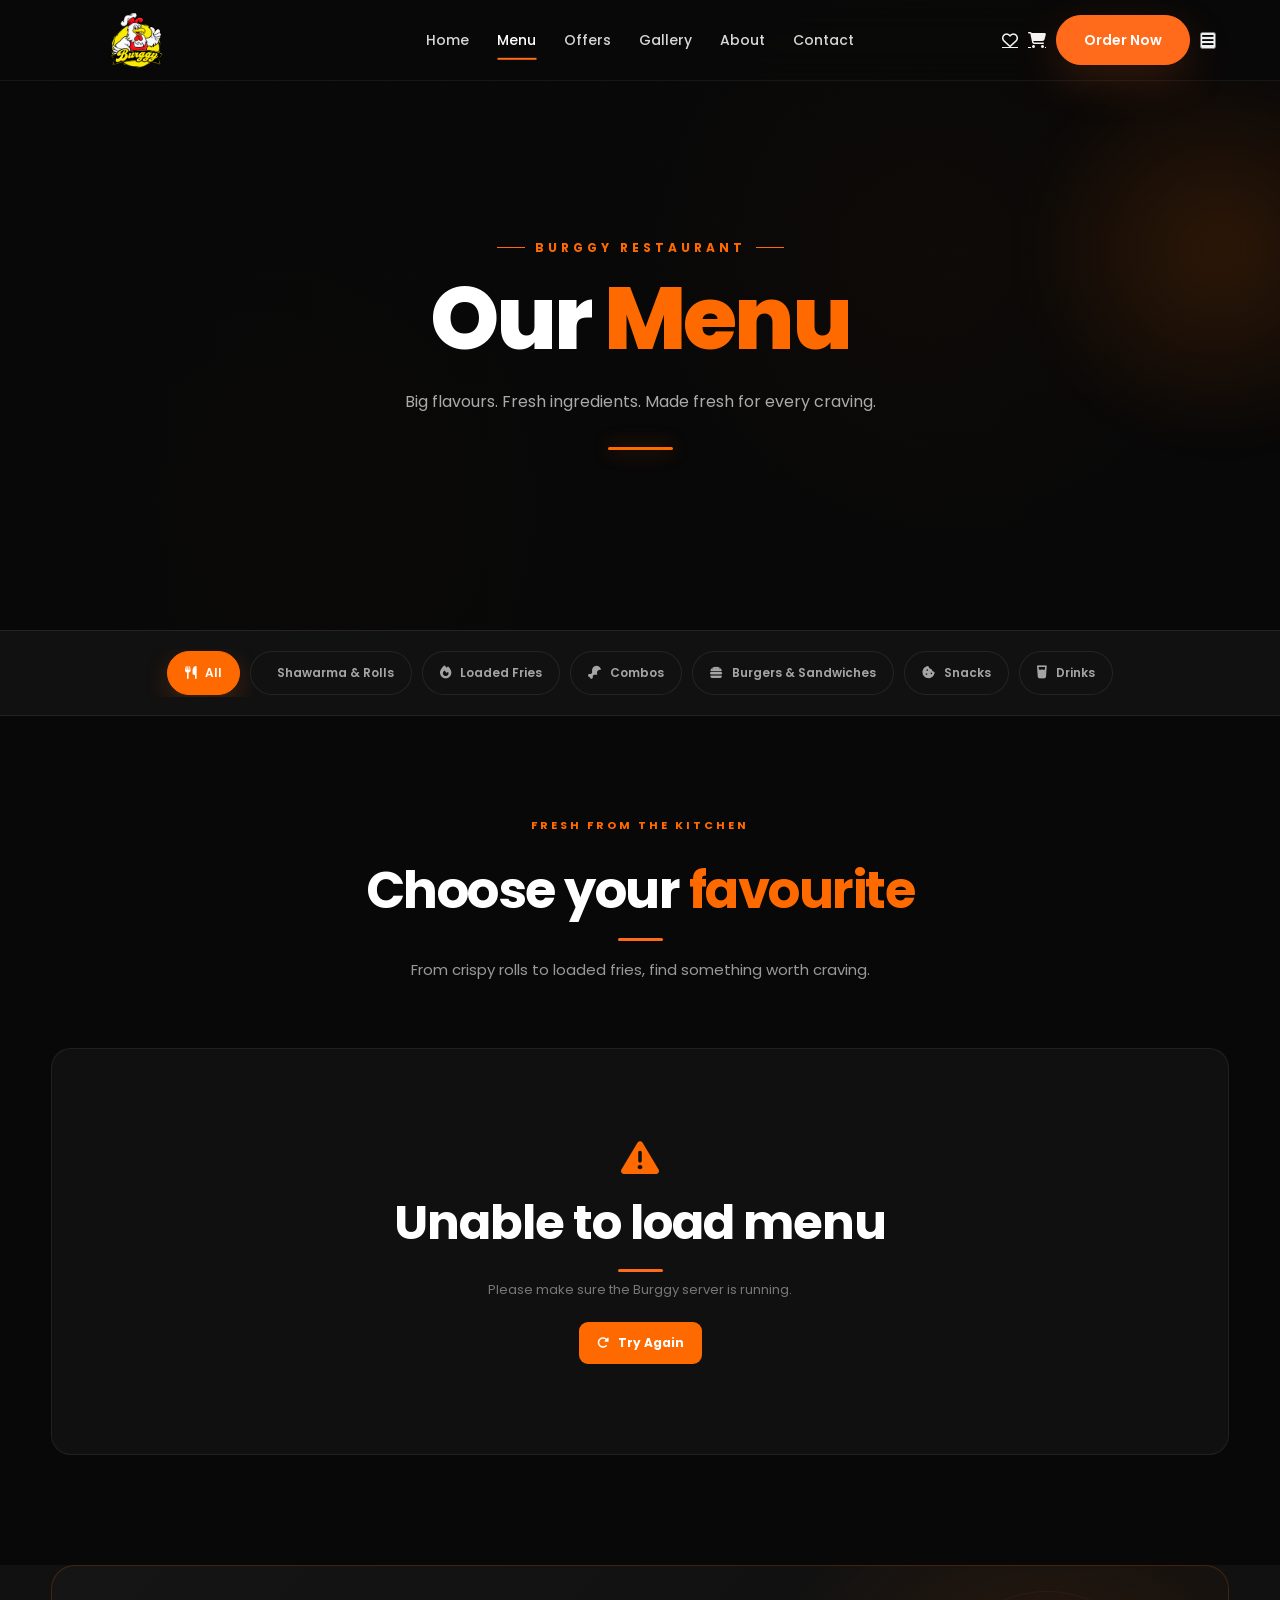
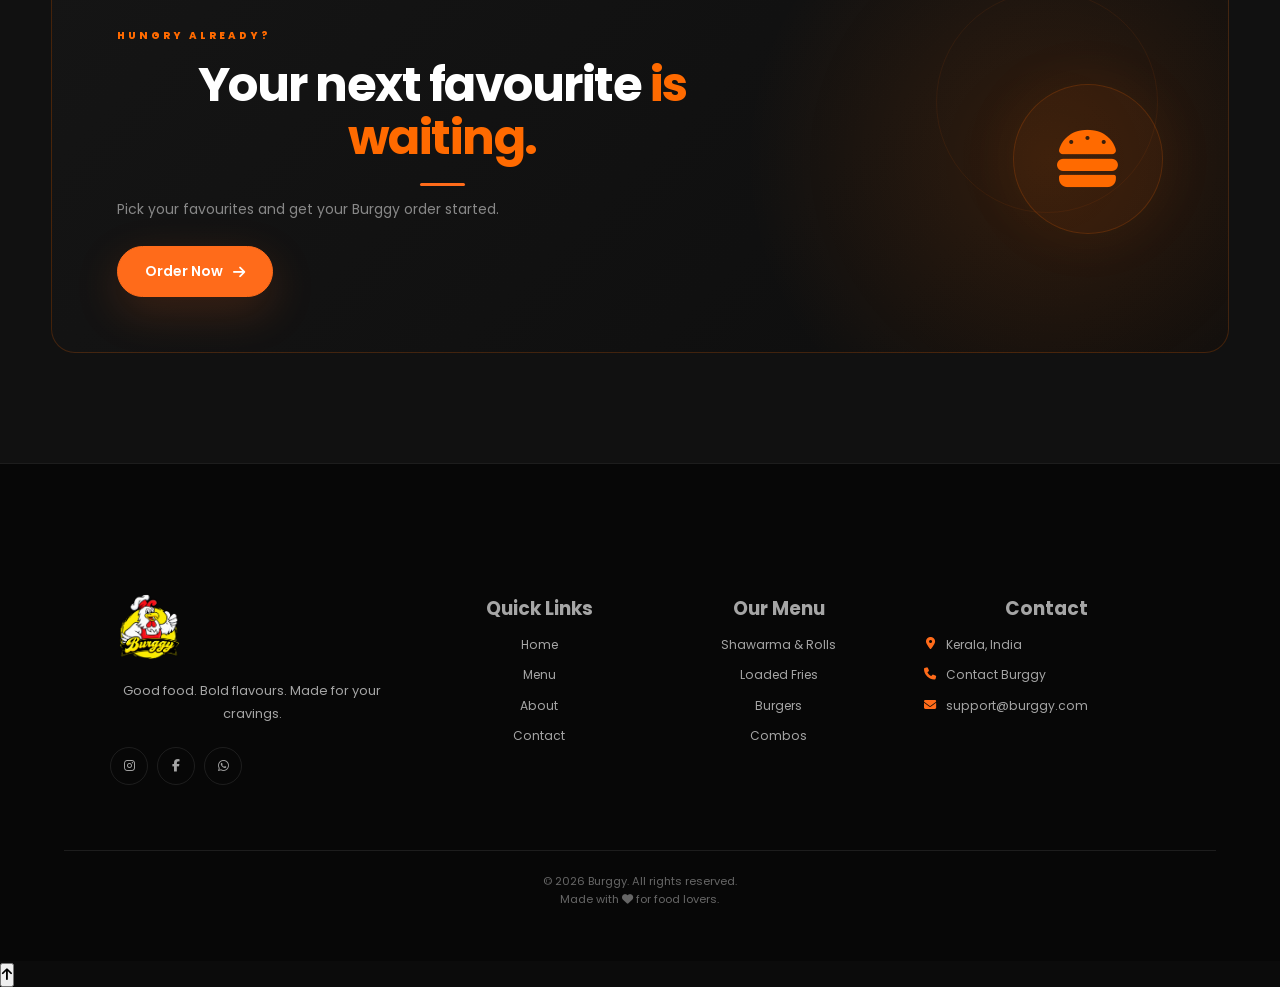
<file: menu.html>
<!DOCTYPE html>
<html lang="en">

<head>

    <meta charset="UTF-8">

    <meta
        name="viewport"
        content="width=device-width, initial-scale=1.0"
    >

    <meta
        name="description"
        content="Explore the Burggy menu — burgers, shawarma, crispy rolls, loaded fries, combos and more."
    >

    <title>Menu | Burggy</title>


    <!-- =====================================================
         GOOGLE FONT
    ====================================================== -->

    <link
        rel="preconnect"
        href="https://fonts.googleapis.com"
    >

    <link
        rel="preconnect"
        href="https://fonts.gstatic.com"
        crossorigin
    >

    <link
        href="https://fonts.googleapis.com/css2?family=Poppins:wght@300;400;500;600;700;800&display=swap"
        rel="stylesheet"
    >


    <!-- =====================================================
         FONT AWESOME
    ====================================================== -->

    <link
        rel="stylesheet"
        href="https://cdnjs.cloudflare.com/ajax/libs/font-awesome/6.5.2/css/all.min.css"
    >


    <!-- =====================================================
         BURGGY CSS
    ====================================================== -->

    <link
        rel="stylesheet"
        href="css/style.css"
    >

    <link
        rel="stylesheet"
        href="css/menu.css"
    >

    <link
        rel="stylesheet"
        href="css/responsive.css"
    >

    <link
        rel="stylesheet"
        href="css/animations.css"
    >

</head>


<body>


<!-- =========================================================
     NAVBAR
========================================================= -->

<header class="navbar">

    <div class="container nav-container">


        <!-- LOGO -->

        <a
            href="index.html"
            class="logo"
            aria-label="Burggy Home"
        >

            <img
                src="images/burggylogo.png"
                alt="Burggy"
            >

        </a>


        <!-- NAVIGATION -->

        <nav
            class="nav-links"
            id="navLinks"
        >

            <a href="index.html">
                Home
            </a>

            <a
                href="menu.html"
                class="active"
            >
                Menu
            </a>

            <a href="index.html#offers">
                Offers
            </a>

            <a href="index.html#gallery">
                Gallery
            </a>

            <a href="about.html">
                About
            </a>

            <a href="contact.html">
                Contact
            </a>

        </nav>


        <!-- NAV ACTIONS -->

        <div class="nav-actions">


            <!-- WISHLIST -->

            <a
                href="wishlist.html"
                class="nav-icon"
                aria-label="Wishlist"
            >

                <i class="fa-regular fa-heart"></i>

                <span class="wishlist-count">
                    0
                </span>

            </a>


            <!-- CART -->

            <a
                href="cart.html"
                class="nav-icon"
                aria-label="Shopping Cart"
            >

                <i class="fa-solid fa-cart-shopping"></i>

                <span
                    class="cart-count"
                    id="cartCount"
                >
                    0
                </span>

            </a>


            <!-- ORDER NOW -->

            <a
                href="menu.html"
                class="btn btn-primary nav-order-btn"
            >
                Order Now
            </a>


            <!-- MOBILE MENU -->

            <button
                class="mobile-menu-btn"
                id="mobileMenuBtn"
                type="button"
                aria-label="Open navigation menu"
            >

                <i class="fa-solid fa-bars"></i>

            </button>

        </div>

    </div>

</header>



<!-- =========================================================
     MENU HERO
========================================================= -->

<main>


<section class="menu-hero">

    <div class="menu-hero-overlay"></div>


    <div class="container menu-hero-content">


        <span class="menu-eyebrow">
            BURGGY RESTAURANT
        </span>


        <h1>
            Our <span>Menu</span>
        </h1>


        <p>
            Big flavours. Fresh ingredients.
            Made fresh for every craving.
        </p>


        <div class="menu-hero-line"></div>


    </div>

</section>



<!-- =========================================================
     CATEGORY NAVIGATION
========================================================= -->

<section class="menu-navigation-section">

    <div class="container">


        <div class="menu-navigation">


            <button
                class="menu-filter active"
                data-filter="all"
                type="button"
            >

                <i class="fa-solid fa-utensils"></i>

                <span>All</span>

            </button>


            <button
                class="menu-filter"
                data-filter="Shawarma & Crispy Roll"
                type="button"
            >

                <i class="fa-solid fa-burrito"></i>

                <span>Shawarma & Rolls</span>

            </button>


            <button
                class="menu-filter"
                data-filter="Loaded Fries & Cheese Fries"
                type="button"
            >

                <i class="fa-solid fa-fire"></i>

                <span>Loaded Fries</span>

            </button>


            <button
                class="menu-filter"
                data-filter="Chicken Fried Combos"
                type="button"
            >

                <i class="fa-solid fa-drumstick-bite"></i>

                <span>Combos</span>

            </button>


            <button
                class="menu-filter"
                data-filter="Burger & Sandwich"
                type="button"
            >

                <i class="fa-solid fa-burger"></i>

                <span>Burgers & Sandwiches</span>

            </button>


            <button
                class="menu-filter"
                data-filter="Snacks"
                type="button"
            >

                <i class="fa-solid fa-cookie-bite"></i>

                <span>Snacks</span>

            </button>


            <button
                class="menu-filter"
                data-filter="Drinks"
                type="button"
            >

                <i class="fa-solid fa-glass-water"></i>

                <span>Drinks</span>

            </button>


        </div>

    </div>

</section>



<!-- =========================================================
     MENU CONTENT
========================================================= -->

<section class="menu-section">

    <div class="container">


        <!-- SECTION INTRO -->

        <div class="menu-section-heading">

            <span class="section-eyebrow">
                FRESH FROM THE KITCHEN
            </span>


            <h2>
                Choose your <span>favourite</span>
            </h2>


            <p>
                From crispy rolls to loaded fries,
                find something worth craving.
            </p>

        </div>


        <!-- =================================================
             DYNAMIC MENU CONTAINER

             menu.js injects all food cards here.
        ================================================== -->

        <div
            id="menuContainer"
            class="menu-container"
        >

            <div class="menu-loading">

                <div class="menu-loading-spinner">

                    <i class="fa-solid fa-spinner fa-spin"></i>

                </div>


                <h3>
                    Loading Burggy's menu...
                </h3>


                <p>
                    Preparing something delicious.
                </p>

            </div>

        </div>


    </div>

</section>



<!-- =========================================================
     MENU CTA
========================================================= -->

<section class="menu-cta-section">

    <div class="container">


        <div class="menu-cta">


            <div class="menu-cta-content">

                <span class="menu-cta-eyebrow">
                    HUNGRY ALREADY?
                </span>


                <h2>
                    Your next favourite
                    <span>is waiting.</span>
                </h2>


                <p>
                    Pick your favourites and
                    get your Burggy order started.
                </p>


                <a
                    href="menu.html"
                    class="btn btn-primary"
                >

                    <span>
                        Order Now
                    </span>

                    <i class="fa-solid fa-arrow-right"></i>

                </a>

            </div>


            <div class="menu-cta-icon">

                <i class="fa-solid fa-burger"></i>

            </div>

        </div>

    </div>

</section>


</main>



<!-- =========================================================
     FOOTER
========================================================= -->

<footer class="footer">

    <div class="container footer-grid">


        <!-- BRAND -->

        <div class="footer-brand">

            <a
                href="index.html"
                class="footer-logo"
            >

                <img
                    src="images/burggylogo.png"
                    alt="Burggy"
                >

            </a>


            <p>
                Good food. Bold flavours.
                Made for your cravings.
            </p>


            <div class="social-links">

                <a
                    href="#"
                    aria-label="Instagram"
                >
                    <i class="fa-brands fa-instagram"></i>
                </a>

                <a
                    href="#"
                    aria-label="Facebook"
                >
                    <i class="fa-brands fa-facebook-f"></i>
                </a>

                <a
                    href="#"
                    aria-label="WhatsApp"
                >
                    <i class="fa-brands fa-whatsapp"></i>
                </a>

            </div>

        </div>


        <!-- QUICK LINKS -->

        <div class="footer-column">

            <h3>
                Quick Links
            </h3>


            <a href="index.html">
                Home
            </a>

            <a href="menu.html">
                Menu
            </a>

            <a href="about.html">
                About
            </a>

            <a href="contact.html">
                Contact
            </a>

        </div>


        <!-- MENU -->

        <div class="footer-column">

            <h3>
                Our Menu
            </h3>


            <a href="menu.html">
                Shawarma & Rolls
            </a>

            <a href="menu.html">
                Loaded Fries
            </a>

            <a href="menu.html">
                Burgers
            </a>

            <a href="menu.html">
                Combos
            </a>

        </div>


        <!-- CONTACT -->

        <div class="footer-column">

            <h3>
                Contact
            </h3>


            <p>
                <i class="fa-solid fa-location-dot"></i>
                Kerala, India
            </p>


            <p>
                <i class="fa-solid fa-phone"></i>
                Contact Burggy
            </p>


            <p>
                <i class="fa-solid fa-envelope"></i>
                support@burggy.com
            </p>

        </div>

    </div>


    <!-- FOOTER BOTTOM -->

    <div class="footer-bottom">

        <div class="container">

            <p>
                © 2026 Burggy.
                All rights reserved.
            </p>


            <p>
                Made with
                <i class="fa-solid fa-heart"></i>
                for food lovers.
            </p>

        </div>

    </div>

</footer>



<!-- =========================================================
     JAVASCRIPT
========================================================= -->

<script src="js/script.js"></script>

<script src="js/menu.js"></script>


</body>

</html>
</file>
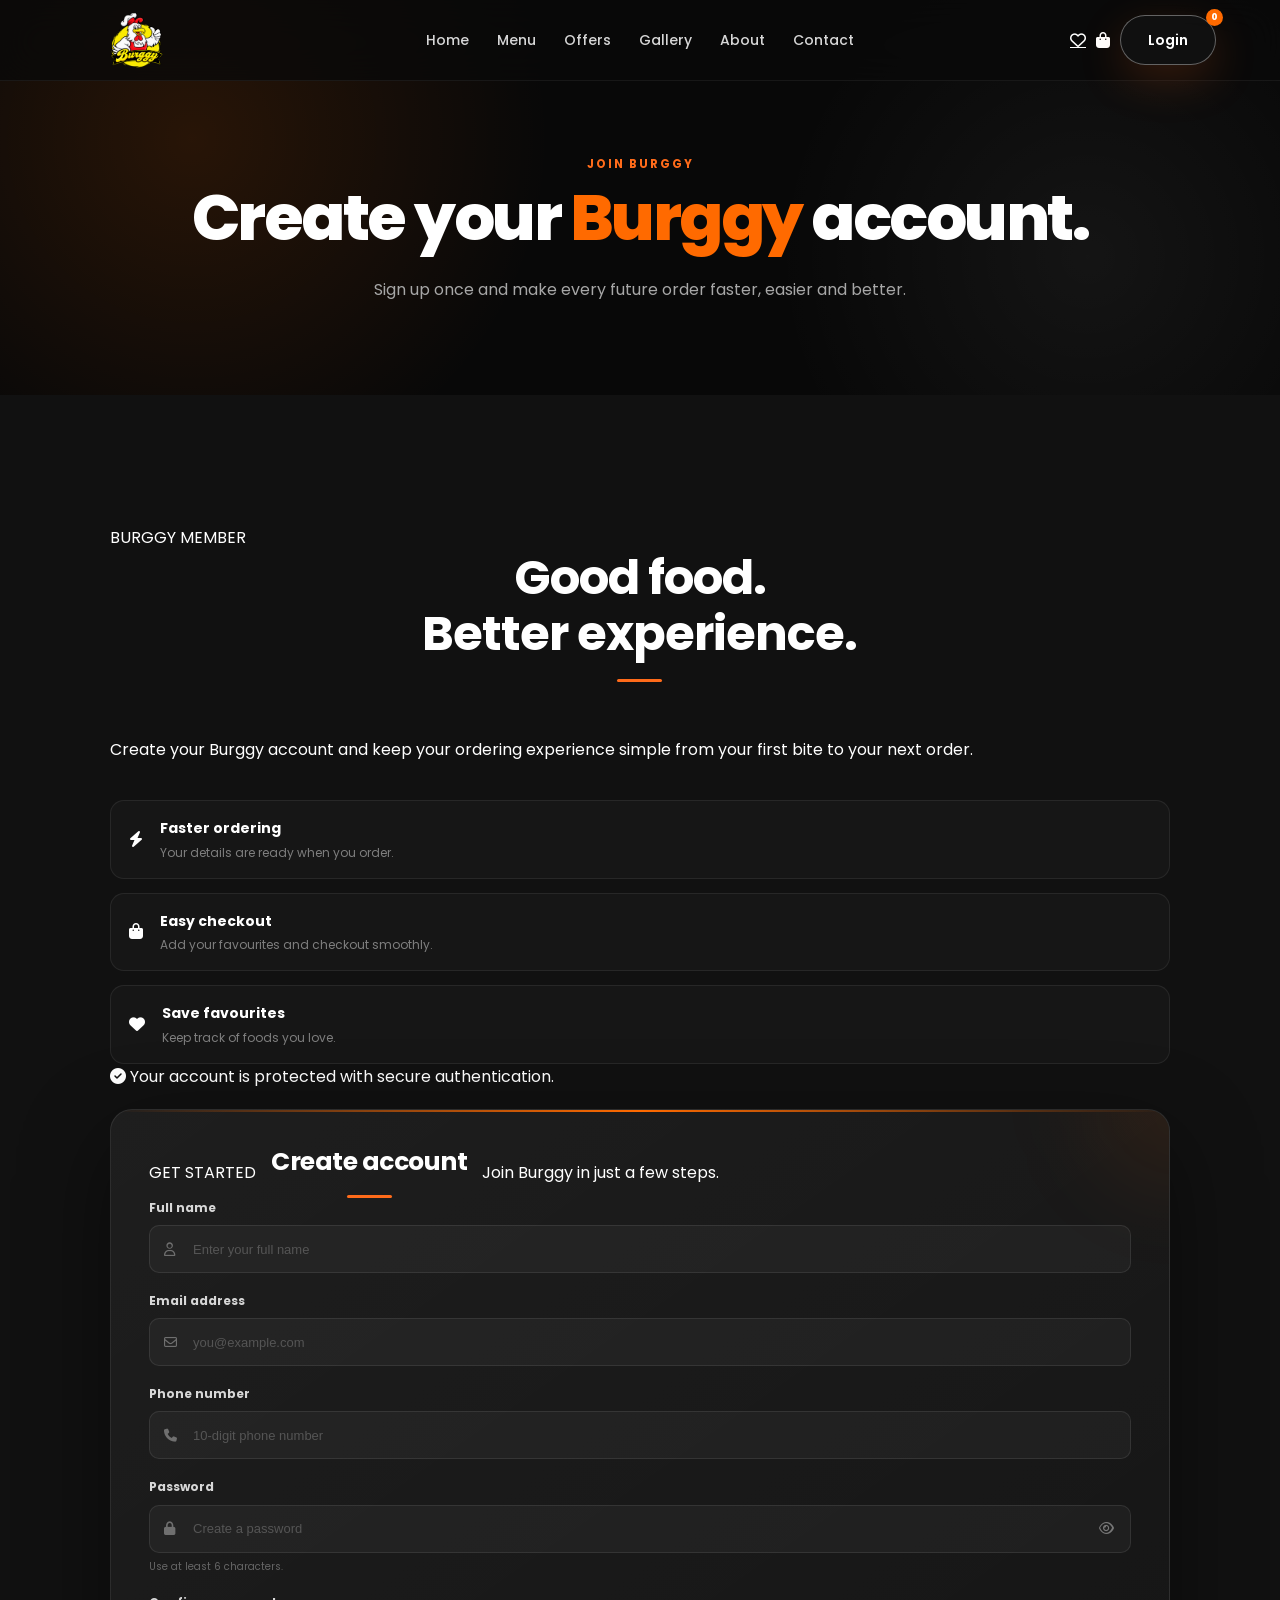
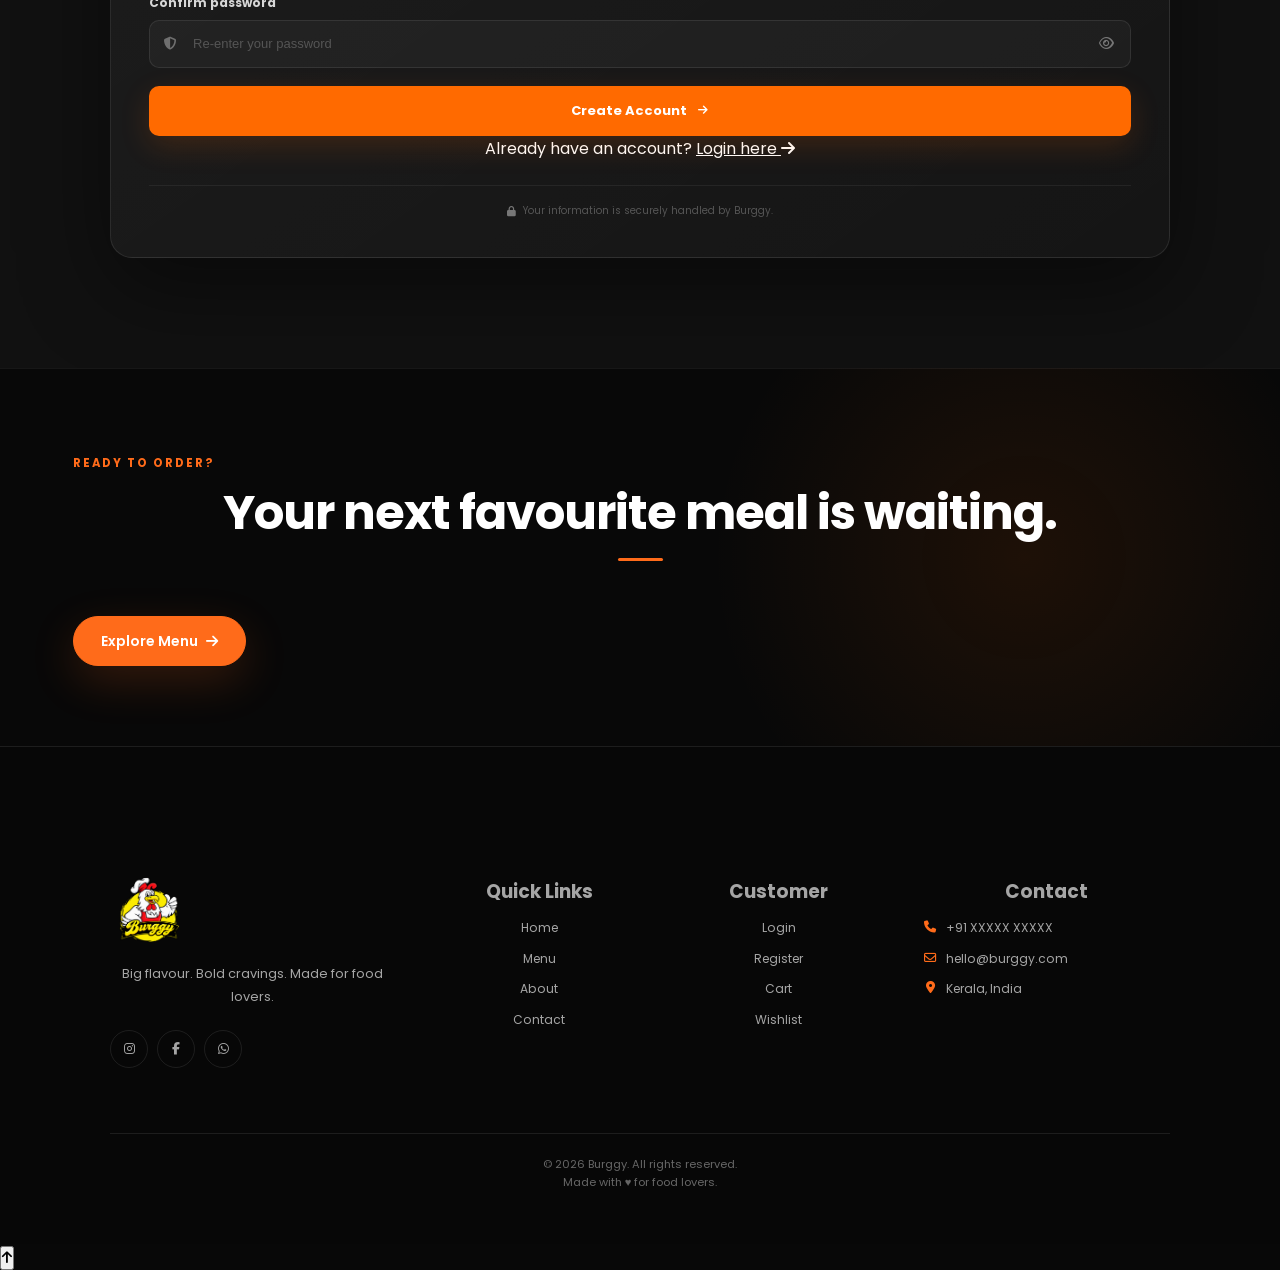
<file: register.html>
<!DOCTYPE html>
<html lang="en">

<head>
    <meta charset="UTF-8">

    <meta
        name="viewport"
        content="width=device-width, initial-scale=1.0"
    >

    <meta
        name="description"
        content="Create your Burggy account and enjoy delicious food, fast ordering and easy checkout."
    >

    <title>Register | Burggy</title>


    <!-- =====================================================
         GOOGLE FONT
    ====================================================== -->

    <link rel="preconnect" href="https://fonts.googleapis.com">

    <link
        rel="preconnect"
        href="https://fonts.gstatic.com"
        crossorigin
    >

    <link
        href="https://fonts.googleapis.com/css2?family=Poppins:wght@300;400;500;600;700;800&display=swap"
        rel="stylesheet"
    >


    <!-- =====================================================
         FONT AWESOME
    ====================================================== -->

    <link
        rel="stylesheet"
        href="https://cdnjs.cloudflare.com/ajax/libs/font-awesome/6.5.2/css/all.min.css"
    >


    <!-- =====================================================
         BURGGY CSS
    ====================================================== -->

    <link
        rel="stylesheet"
        href="css/style.css"
    >

    <link
        rel="stylesheet"
        href="css/register.css"
    >

    <link
        rel="stylesheet"
        href="css/responsive.css"
    >

    <link
        rel="stylesheet"
        href="css/animations.css"
    >

</head>


<body class="register-page">


    <!-- =====================================================
         NAVBAR
    ====================================================== -->

    <header class="navbar">

        <div class="container nav-container">


            <!-- LOGO -->

            <a
                href="index.html"
                class="logo"
                aria-label="Burggy Home"
            >

                <img
                    src="images/burggylogo.png"
                    alt="Burggy"
                >

            </a>


            <!-- NAVIGATION -->

            <nav
                class="nav-links"
                aria-label="Main navigation"
            >

                <a href="index.html">
                    Home
                </a>

                <a href="menu.html">
                    Menu
                </a>

                <a href="index.html#offers">
                    Offers
                </a>

                <a href="index.html#gallery">
                    Gallery
                </a>

                <a href="about.html">
                    About
                </a>

                <a href="contact.html">
                    Contact
                </a>

            </nav>


            <!-- NAV ACTIONS -->

            <div class="nav-actions">


                <a
                    href="wishlist.html"
                    class="nav-icon"
                    aria-label="Wishlist"
                >
                    <i class="fa-regular fa-heart"></i>
                </a>


                <a
                    href="cart.html"
                    class="nav-icon cart-nav-icon"
                    aria-label="Shopping cart"
                >

                    <i class="fa-solid fa-bag-shopping"></i>

                    <span
                        id="cartCount"
                        class="cart-count"
                    >
                        0
                    </span>

                </a>


                <a
                    href="login.html"
                    class="btn btn-outline nav-login-btn"
                >
                    Login
                </a>

            </div>

        </div>

    </header>



    <!-- =====================================================
         REGISTER HERO
    ====================================================== -->

    <main>


        <section class="register-hero">

            <div class="register-hero-glow"></div>

            <div class="container">

                <div class="register-hero-content">

                    <span class="section-eyebrow">
                        JOIN BURGGY
                    </span>

                    <h1>
                        Create your
                        <span>Burggy</span>
                        account.
                    </h1>

                    <p>
                        Sign up once and make every future
                        order faster, easier and better.
                    </p>

                </div>

            </div>

        </section>



        <!-- =================================================
             REGISTER SECTION
        ================================================== -->

        <section class="register-section">

            <div class="container">

                <div class="register-layout">


                    <!-- =====================================
                         LEFT SHOWCASE
                    ====================================== -->

                    <div class="register-showcase">


                        <div class="showcase-badge">

                            <span class="badge-dot"></span>

                            BURGGY MEMBER

                        </div>


                        <h2>
                            Good food.
                            <br>
                            <span>Better experience.</span>
                        </h2>


                        <p class="showcase-description">

                            Create your Burggy account and
                            keep your ordering experience
                            simple from your first bite to
                            your next order.

                        </p>


                        <!-- BENEFITS -->

                        <div class="register-benefits">


                            <div class="register-benefit">

                                <div class="benefit-icon">

                                    <i class="fa-solid fa-bolt"></i>

                                </div>

                                <div>

                                    <h3>
                                        Faster ordering
                                    </h3>

                                    <p>
                                        Your details are ready
                                        when you order.
                                    </p>

                                </div>

                            </div>



                            <div class="register-benefit">

                                <div class="benefit-icon">

                                    <i class="fa-solid fa-bag-shopping"></i>

                                </div>

                                <div>

                                    <h3>
                                        Easy checkout
                                    </h3>

                                    <p>
                                        Add your favourites
                                        and checkout smoothly.
                                    </p>

                                </div>

                            </div>



                            <div class="register-benefit">

                                <div class="benefit-icon">

                                    <i class="fa-solid fa-heart"></i>

                                </div>

                                <div>

                                    <h3>
                                        Save favourites
                                    </h3>

                                    <p>
                                        Keep track of foods
                                        you love.
                                    </p>

                                </div>

                            </div>


                        </div>


                        <!-- SHOWCASE FOOTER -->

                        <div class="showcase-note">

                            <i class="fa-solid fa-circle-check"></i>

                            <span>
                                Your account is protected
                                with secure authentication.
                            </span>

                        </div>


                    </div>



                    <!-- =====================================
                         REGISTER CARD
                    ====================================== -->

                    <div class="register-card">


                        <!-- CARD HEADER -->

                        <div class="register-card-header">

                            <span class="card-mini-label">
                                GET STARTED
                            </span>

                            <h2>
                                Create account
                            </h2>

                            <p>
                                Join Burggy in just a few steps.
                            </p>

                        </div>



                        <!-- FORM -->

                        <form
                            id="registerForm"
                            class="register-form"
                            novalidate
                        >


                            <!-- NAME -->

                            <div class="form-group">

                                <label
                                    for="name"
                                >
                                    Full name
                                </label>

                                <div class="input-wrapper">

                                    <i class="fa-regular fa-user"></i>

                                    <input
                                        type="text"
                                        id="name"
                                        name="name"
                                        placeholder="Enter your full name"
                                        autocomplete="name"
                                        required
                                    >

                                </div>

                            </div>



                            <!-- EMAIL -->

                            <div class="form-group">

                                <label
                                    for="email"
                                >
                                    Email address
                                </label>

                                <div class="input-wrapper">

                                    <i class="fa-regular fa-envelope"></i>

                                    <input
                                        type="email"
                                        id="email"
                                        name="email"
                                        placeholder="you@example.com"
                                        autocomplete="email"
                                        required
                                    >

                                </div>

                            </div>



                            <!-- PHONE -->

                            <div class="form-group">

                                <label
                                    for="phone"
                                >
                                    Phone number
                                </label>

                                <div class="input-wrapper">

                                    <i class="fa-solid fa-phone"></i>

                                    <input
                                        type="tel"
                                        id="phone"
                                        name="phone"
                                        placeholder="10-digit phone number"
                                        inputmode="numeric"
                                        maxlength="10"
                                        autocomplete="tel"
                                        required
                                    >

                                </div>

                            </div>



                            <!-- PASSWORD -->

                            <div class="form-group">

                                <label
                                    for="password"
                                >
                                    Password
                                </label>

                                <div class="input-wrapper">

                                    <i class="fa-solid fa-lock"></i>

                                    <input
                                        type="password"
                                        id="password"
                                        name="password"
                                        placeholder="Create a password"
                                        autocomplete="new-password"
                                        minlength="6"
                                        required
                                    >

                                    <button
                                        type="button"
                                        class="password-toggle"
                                        id="toggleRegisterPassword"
                                        aria-label="Show password"
                                    >

                                        <i class="fa-regular fa-eye"></i>

                                    </button>

                                </div>

                                <small class="input-hint">
                                    Use at least 6 characters.
                                </small>

                            </div>



                            <!-- CONFIRM PASSWORD -->

                            <div class="form-group">

                                <label
                                    for="confirmPassword"
                                >
                                    Confirm password
                                </label>

                                <div class="input-wrapper">

                                    <i class="fa-solid fa-shield-halved"></i>

                                    <input
                                        type="password"
                                        id="confirmPassword"
                                        name="confirmPassword"
                                        placeholder="Re-enter your password"
                                        autocomplete="new-password"
                                        minlength="6"
                                        required
                                    >

                                    <button
                                        type="button"
                                        class="password-toggle"
                                        id="toggleConfirmPassword"
                                        aria-label="Show password"
                                    >

                                        <i class="fa-regular fa-eye"></i>

                                    </button>

                                </div>

                            </div>



                            <!-- MESSAGE -->

                            <div
                                id="registerMessage"
                                class="form-message"
                                role="alert"
                                aria-live="polite"
                            ></div>



                            <!-- SUBMIT -->

                            <button
                                type="submit"
                                id="registerButton"
                                class="btn btn-primary register-submit"
                            >

                                <span>
                                    Create Account
                                </span>

                                <i class="fa-solid fa-arrow-right"></i>

                            </button>


                        </form>



                        <!-- LOGIN LINK -->

                        <div class="register-login">

                            <span>
                                Already have an account?
                            </span>

                            <a href="login.html">
                                Login here
                                <i class="fa-solid fa-arrow-right"></i>
                            </a>

                        </div>



                        <!-- SECURITY -->

                        <div class="register-security">

                            <i class="fa-solid fa-lock"></i>

                            <span>
                                Your information is securely
                                handled by Burggy.
                            </span>

                        </div>


                    </div>

                </div>

            </div>

        </section>



        <!-- =================================================
             BOTTOM CTA
        ================================================== -->

        <section class="register-cta">

            <div class="container">

                <div class="register-cta-box">

                    <div>

                        <span class="section-eyebrow">
                            READY TO ORDER?
                        </span>

                        <h2>
                            Your next favourite meal
                            is waiting.
                        </h2>

                    </div>

                    <a
                        href="menu.html"
                        class="btn btn-primary"
                    >
                        Explore Menu
                        <i class="fa-solid fa-arrow-right"></i>
                    </a>

                </div>

            </div>

        </section>


    </main>



    <!-- =====================================================
         FOOTER
    ====================================================== -->

    <footer class="footer">

        <div class="container">

            <div class="footer-grid">


                <!-- BRAND -->

                <div class="footer-brand">

                    <a
                        href="index.html"
                        class="footer-logo"
                    >

                        <img
                            src="images/burggylogo.png"
                            alt="Burggy"
                        >

                    </a>

                    <p>
                        Big flavour. Bold cravings.
                        Made for food lovers.
                    </p>


                    <div class="social-links">

                        <a
                            href="#"
                            aria-label="Instagram"
                        >
                            <i class="fa-brands fa-instagram"></i>
                        </a>

                        <a
                            href="#"
                            aria-label="Facebook"
                        >
                            <i class="fa-brands fa-facebook-f"></i>
                        </a>

                        <a
                            href="#"
                            aria-label="WhatsApp"
                        >
                            <i class="fa-brands fa-whatsapp"></i>
                        </a>

                    </div>

                </div>



                <!-- QUICK LINKS -->

                <div class="footer-column">

                    <h3>
                        Quick Links
                    </h3>

                    <a href="index.html">
                        Home
                    </a>

                    <a href="menu.html">
                        Menu
                    </a>

                    <a href="about.html">
                        About
                    </a>

                    <a href="contact.html">
                        Contact
                    </a>

                </div>



                <!-- CUSTOMER -->

                <div class="footer-column">

                    <h3>
                        Customer
                    </h3>

                    <a href="login.html">
                        Login
                    </a>

                    <a href="register.html">
                        Register
                    </a>

                    <a href="cart.html">
                        Cart
                    </a>

                    <a href="wishlist.html">
                        Wishlist
                    </a>

                </div>



                <!-- CONTACT -->

                <div class="footer-column">

                    <h3>
                        Contact
                    </h3>

                    <p>
                        <i class="fa-solid fa-phone"></i>
                        +91 XXXXX XXXXX
                    </p>

                    <p>
                        <i class="fa-regular fa-envelope"></i>
                        hello@burggy.com
                    </p>

                    <p>
                        <i class="fa-solid fa-location-dot"></i>
                        Kerala, India
                    </p>

                </div>


            </div>



            <!-- FOOTER BOTTOM -->

            <div class="footer-bottom">

                <p>
                    © 2026 Burggy. All rights reserved.
                </p>

                <p>
                    Made with
                    <span>♥</span>
                    for food lovers.
                </p>

            </div>

        </div>

    </footer>



    <!-- =====================================================
         JAVASCRIPT
    ====================================================== -->

    <script src="js/script.js"></script>

    <script src="js/register.js"></script>



    <!-- =====================================================
         PASSWORD VISIBILITY
    ====================================================== -->

    <script>

        document.addEventListener(
            "DOMContentLoaded",
            () => {

                function setupPasswordToggle(
                    buttonId,
                    inputId
                ) {

                    const button =
                        document.getElementById(buttonId);

                    const input =
                        document.getElementById(inputId);

                    if (!button || !input) return;


                    button.addEventListener(
                        "click",
                        () => {

                            const icon =
                                button.querySelector("i");


                            if (
                                input.type === "password"
                            ) {

                                input.type = "text";

                                if (icon) {

                                    icon.classList.remove(
                                        "fa-eye"
                                    );

                                    icon.classList.add(
                                        "fa-eye-slash"
                                    );

                                }

                                button.setAttribute(
                                    "aria-label",
                                    "Hide password"
                                );

                            } else {

                                input.type = "password";

                                if (icon) {

                                    icon.classList.remove(
                                        "fa-eye-slash"
                                    );

                                    icon.classList.add(
                                        "fa-eye"
                                    );

                                }

                                button.setAttribute(
                                    "aria-label",
                                    "Show password"
                                );

                            }

                        }
                    );

                }


                setupPasswordToggle(
                    "toggleRegisterPassword",
                    "password"
                );


                setupPasswordToggle(
                    "toggleConfirmPassword",
                    "confirmPassword"
                );

            }
        );

    </script>


</body>

</html>
</file>
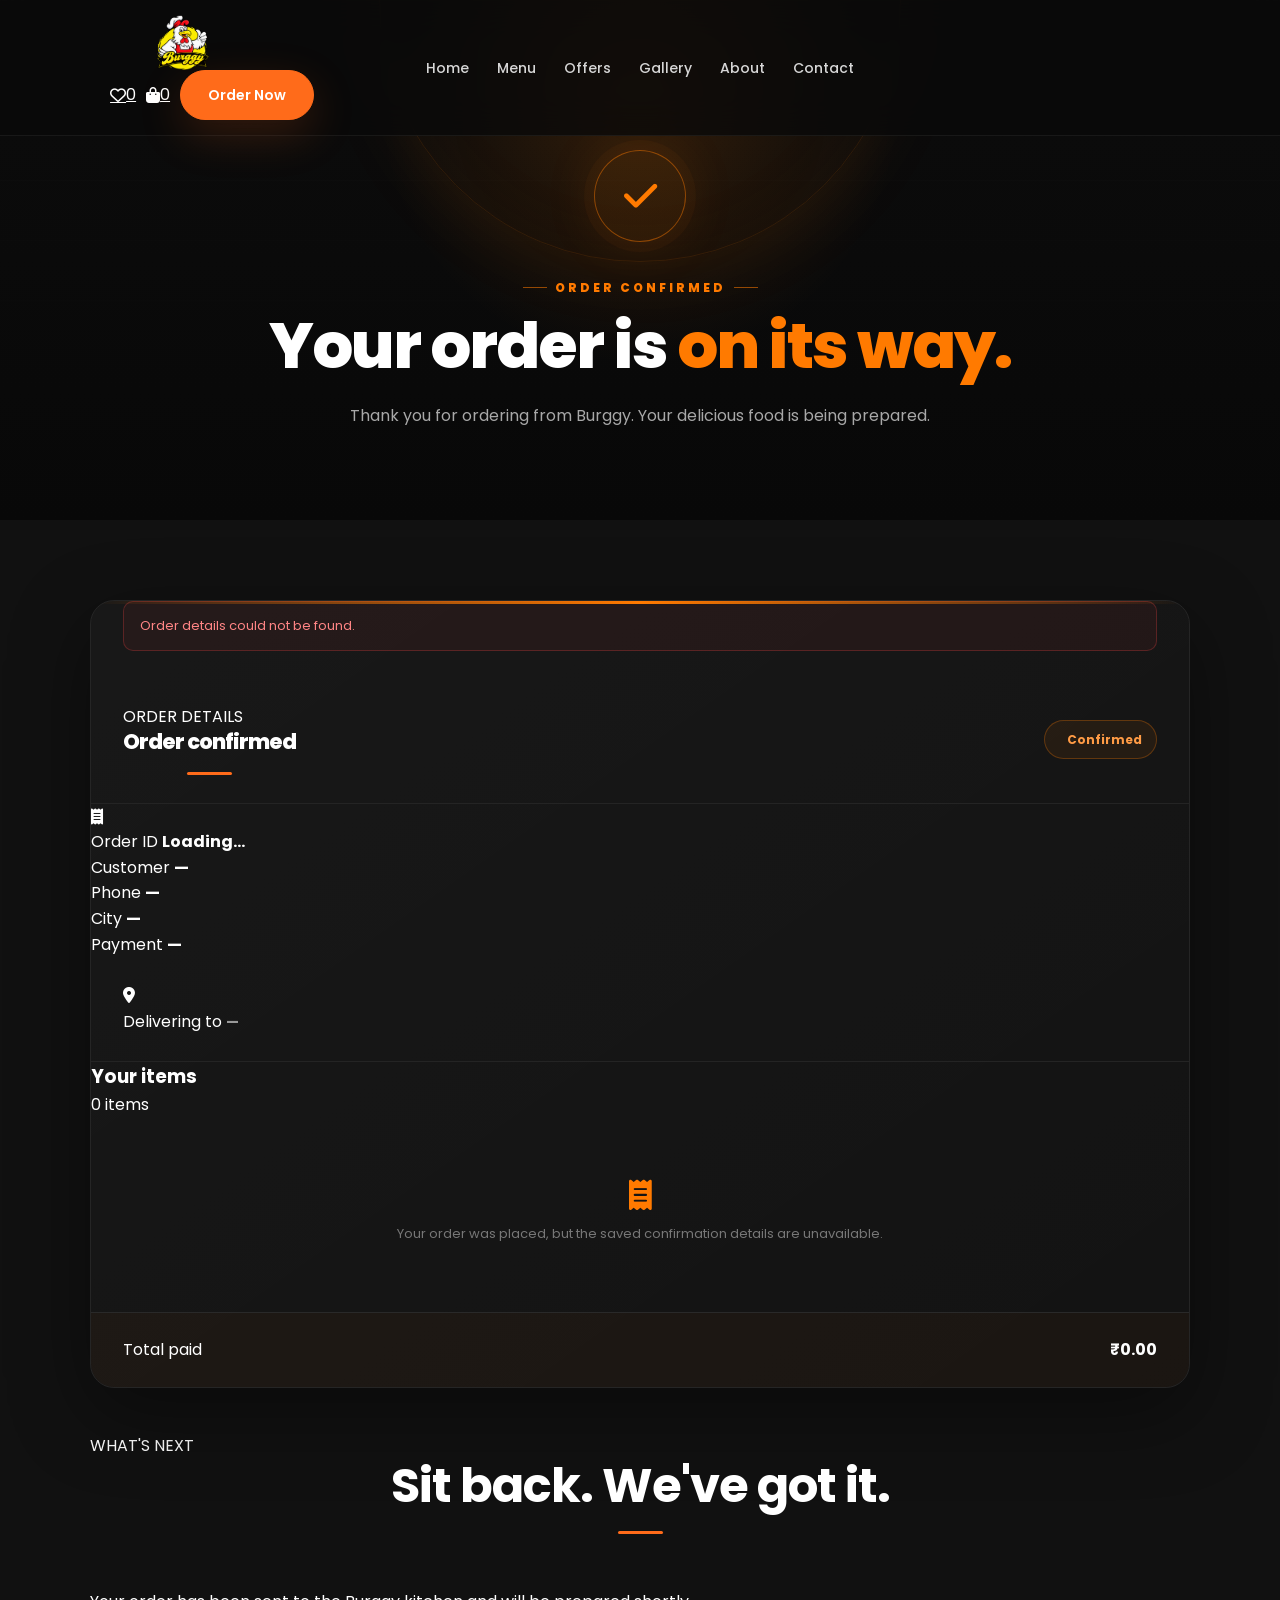
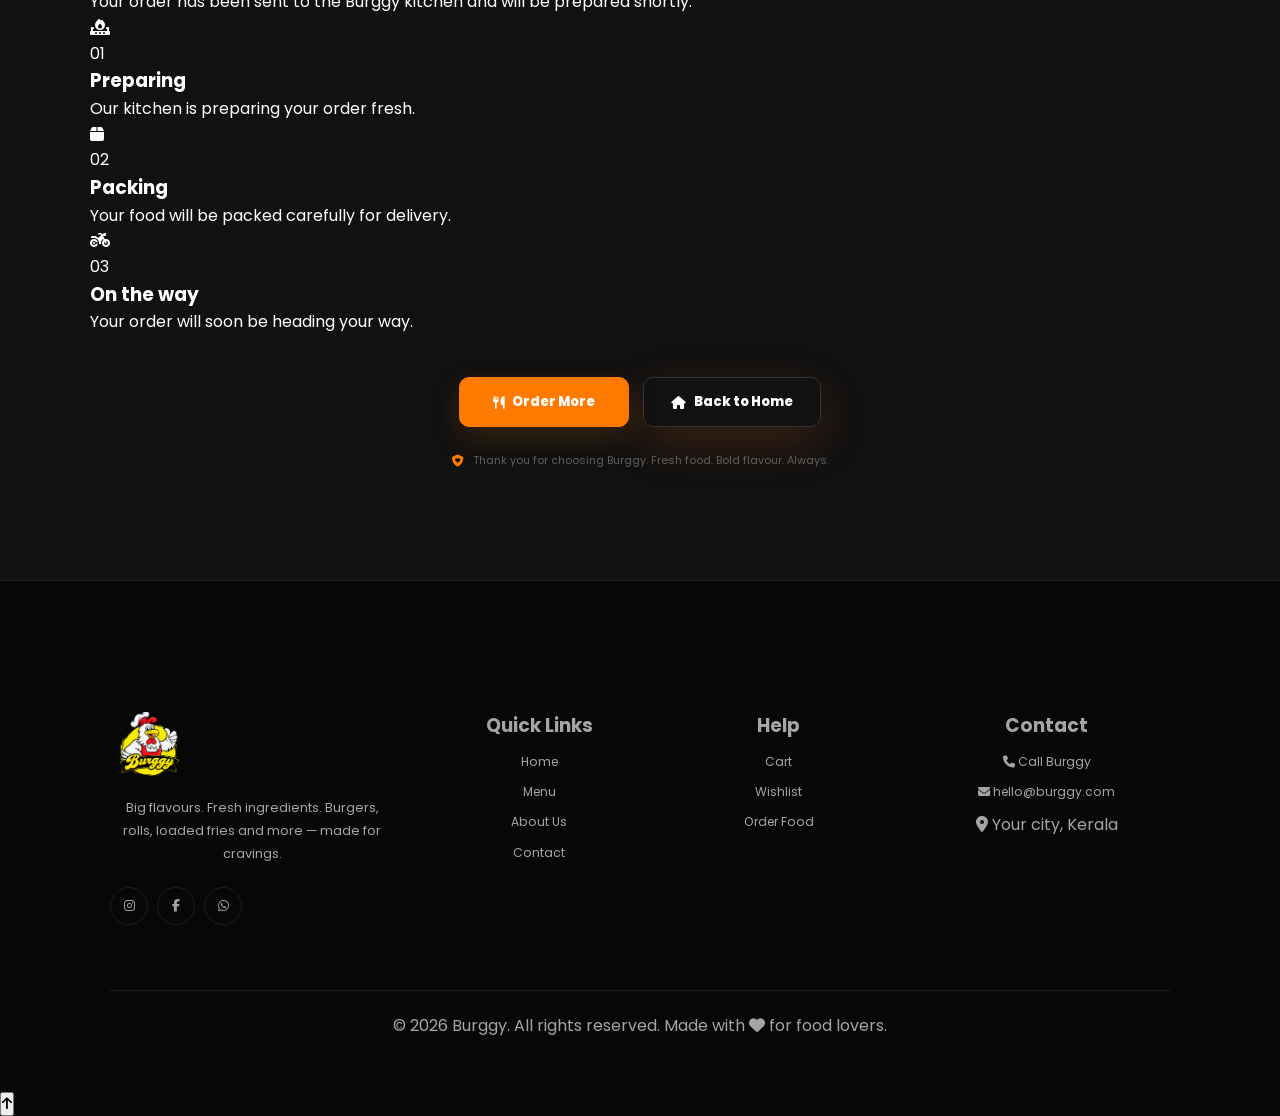
<file: success.html>
<!DOCTYPE html>
<html lang="en">

<head>
    <meta charset="UTF-8">

    <meta
        name="viewport"
        content="width=device-width, initial-scale=1.0"
    >

    <title>Order Confirmed | Burggy</title>

    <meta
        name="description"
        content="Your Burggy order has been successfully placed."
    >

    <!-- Google Font -->
    <link
        href="https://fonts.googleapis.com/css2?family=Poppins:wght@400;500;600;700;800&display=swap"
        rel="stylesheet"
    >

    <!-- Font Awesome -->
    <link
        rel="stylesheet"
        href="https://cdnjs.cloudflare.com/ajax/libs/font-awesome/6.5.2/css/all.min.css"
    >

    <!-- Burggy CSS -->
    <link rel="stylesheet" href="css/style.css">
    <link rel="stylesheet" href="css/success.css">
    <link rel="stylesheet" href="css/responsive.css">
    <link rel="stylesheet" href="css/animations.css">

</head>


<body class="success-page">


    <!-- =====================================================
         NAVBAR
    ====================================================== -->

    <header class="navbar">

        <div class="container navbar-container">


            <!-- LOGO -->

            <a
                href="index.html"
                class="logo"
                aria-label="Burggy Home"
            >

                <img
                    src="images/burggylogo.png"
                    alt="Burggy"
                >

            </a>


            <!-- NAVIGATION -->

            <nav class="nav-links">

                <a href="index.html">
                    Home
                </a>

                <a href="menu.html">
                    Menu
                </a>

                <a href="index.html#offers">
                    Offers
                </a>

                <a href="index.html#gallery">
                    Gallery
                </a>

                <a href="about.html">
                    About
                </a>

                <a href="contact.html">
                    Contact
                </a>

            </nav>


            <!-- NAV ACTIONS -->

            <div class="nav-actions">


                <!-- WISHLIST -->

                <a
                    href="wishlist.html"
                    class="nav-icon"
                    aria-label="Wishlist"
                >

                    <i class="fa-regular fa-heart"></i>

                    <span
                        class="nav-count wishlist-count"
                        id="wishlistCount"
                    >
                        0
                    </span>

                </a>


                <!-- CART -->

                <a
                    href="cart.html"
                    class="nav-icon"
                    aria-label="Shopping cart"
                >

                    <i class="fa-solid fa-bag-shopping"></i>

                    <span
                        class="nav-count cart-count"
                        id="cartCount"
                    >
                        0
                    </span>

                </a>


                <!-- ORDER BUTTON -->

                <a
                    href="menu.html"
                    class="btn btn-primary nav-order-btn"
                >
                    Order Now
                </a>


            </div>


            <!-- MOBILE MENU -->

            <button
                class="mobile-menu-btn"
                type="button"
                aria-label="Open navigation menu"
                aria-expanded="false"
            >

                <i class="fa-solid fa-bars"></i>

            </button>

        </div>

    </header>



    <!-- =====================================================
         SUCCESS HERO
    ====================================================== -->

    <main>


        <section class="success-hero">

            <div class="success-hero-content">


                <!-- SUCCESS ICON -->

                <div class="success-icon-wrap">

                    <div class="success-icon">

                        <i class="fa-solid fa-check"></i>

                    </div>

                </div>


                <!-- EYEBROW -->

                <span class="success-eyebrow">
                    ORDER CONFIRMED
                </span>


                <!-- TITLE -->

                <h1>
                    Your order is
                    <span>on its way.</span>
                </h1>


                <p>
                    Thank you for ordering from Burggy.
                    Your delicious food is being prepared.
                </p>


            </div>

        </section>



        <!-- =================================================
             ORDER CONFIRMATION
        ================================================== -->

        <section class="success-section">

            <div class="container success-container">


                <!-- ORDER CARD -->

                <div class="success-card">


                    <div class="success-card-header">

                        <div>

                            <span class="success-label">
                                ORDER DETAILS
                            </span>

                            <h2>
                                Order confirmed
                            </h2>

                        </div>


                        <div class="order-status">

                            <span class="status-dot"></span>

                            Confirmed

                        </div>

                    </div>


                    <!-- ORDER NUMBER -->

                    <div class="order-number-box">

                        <div class="order-number-icon">

                            <i class="fa-solid fa-receipt"></i>

                        </div>


                        <div class="order-number-info">

                            <span>
                                Order ID
                            </span>

                            <strong id="orderId">
                                Loading...
                            </strong>

                        </div>


                    </div>


                    <!-- CUSTOMER DETAILS -->

                    <div class="success-details-grid">


                        <div class="success-detail">

                            <span class="detail-label">
                                Customer
                            </span>

                            <strong id="customerName">
                                —
                            </strong>

                        </div>


                        <div class="success-detail">

                            <span class="detail-label">
                                Phone
                            </span>

                            <strong id="customerPhone">
                                —
                            </strong>

                        </div>


                        <div class="success-detail">

                            <span class="detail-label">
                                City
                            </span>

                            <strong id="customerCity">
                                —
                            </strong>

                        </div>


                        <div class="success-detail">

                            <span class="detail-label">
                                Payment
                            </span>

                            <strong id="paymentMethod">
                                —
                            </strong>

                        </div>


                    </div>


                    <!-- DELIVERY ADDRESS -->

                    <div class="delivery-address">

                        <div class="delivery-address-icon">

                            <i class="fa-solid fa-location-dot"></i>

                        </div>


                        <div>

                            <span>
                                Delivering to
                            </span>

                            <strong id="deliveryAddress">
                                —
                            </strong>

                        </div>

                    </div>


                    <!-- ORDER ITEMS -->

                    <div class="success-items-section">

                        <div class="success-section-heading">

                            <h3>
                                Your items
                            </h3>

                            <span id="itemCount">
                                0 items
                            </span>

                        </div>


                        <div
                            class="success-items"
                            id="successItems"
                        >

                            <div class="success-loading">

                                <i class="fa-solid fa-spinner fa-spin"></i>

                                <span>
                                    Loading order details...
                                </span>

                            </div>

                        </div>

                    </div>


                    <!-- TOTAL -->

                    <div class="success-total">

                        <span>
                            Total paid
                        </span>

                        <strong id="orderTotal">
                            ₹0.00
                        </strong>

                    </div>


                </div>



                <!-- =================================================
                     NEXT STEPS
                ================================================== -->

                <div class="success-next">


                    <div class="success-next-header">

                        <span class="success-label">
                            WHAT'S NEXT
                        </span>

                        <h2>
                            Sit back. We've got it.
                        </h2>

                        <p>
                            Your order has been sent to the Burggy
                            kitchen and will be prepared shortly.
                        </p>

                    </div>


                    <div class="next-steps-grid">


                        <!-- STEP 1 -->

                        <div class="next-step">

                            <div class="next-step-icon">

                                <i class="fa-solid fa-fire-burner"></i>

                            </div>

                            <div>

                                <span>
                                    01
                                </span>

                                <h3>
                                    Preparing
                                </h3>

                                <p>
                                    Our kitchen is preparing
                                    your order fresh.
                                </p>

                            </div>

                        </div>


                        <!-- STEP 2 -->

                        <div class="next-step">

                            <div class="next-step-icon">

                                <i class="fa-solid fa-box"></i>

                            </div>

                            <div>

                                <span>
                                    02
                                </span>

                                <h3>
                                    Packing
                                </h3>

                                <p>
                                    Your food will be packed
                                    carefully for delivery.
                                </p>

                            </div>

                        </div>


                        <!-- STEP 3 -->

                        <div class="next-step">

                            <div class="next-step-icon">

                                <i class="fa-solid fa-motorcycle"></i>

                            </div>

                            <div>

                                <span>
                                    03
                                </span>

                                <h3>
                                    On the way
                                </h3>

                                <p>
                                    Your order will soon be
                                    heading your way.
                                </p>

                            </div>

                        </div>


                    </div>

                </div>



                <!-- =================================================
                     ACTIONS
                ================================================== -->

                <div class="success-actions">

                    <a
                        href="menu.html"
                        class="btn btn-primary"
                    >

                        <i class="fa-solid fa-utensils"></i>

                        Order More

                    </a>


                    <a
                        href="index.html"
                        class="btn btn-outline"
                    >

                        <i class="fa-solid fa-house"></i>

                        Back to Home

                    </a>

                </div>


                <!-- TRUST -->

                <div class="success-trust">

                    <i class="fa-solid fa-shield-heart"></i>

                    <span>
                        Thank you for choosing Burggy.
                        Fresh food. Bold flavour. Always.
                    </span>

                </div>


            </div>

        </section>

    </main>



    <!-- =====================================================
         FOOTER
    ====================================================== -->

    <footer class="footer">

        <div class="container footer-container">


            <div class="footer-grid">


                <!-- BRAND -->

                <div class="footer-brand">

                    <a
                        href="index.html"
                        class="footer-logo"
                    >

                        <img
                            src="images/burggylogo.png"
                            alt="Burggy"
                        >

                    </a>


                    <p>
                        Big flavours. Fresh ingredients.
                        Burgers, rolls, loaded fries and
                        more — made for cravings.
                    </p>


                    <div class="social-links">

                        <a
                            href="#"
                            aria-label="Instagram"
                        >
                            <i class="fa-brands fa-instagram"></i>
                        </a>

                        <a
                            href="#"
                            aria-label="Facebook"
                        >
                            <i class="fa-brands fa-facebook-f"></i>
                        </a>

                        <a
                            href="#"
                            aria-label="WhatsApp"
                        >
                            <i class="fa-brands fa-whatsapp"></i>
                        </a>

                    </div>

                </div>


                <!-- QUICK LINKS -->

                <div class="footer-column">

                    <h3>
                        Quick Links
                    </h3>

                    <a href="index.html">
                        Home
                    </a>

                    <a href="menu.html">
                        Menu
                    </a>

                    <a href="about.html">
                        About Us
                    </a>

                    <a href="contact.html">
                        Contact
                    </a>

                </div>


                <!-- HELP -->

                <div class="footer-column">

                    <h3>
                        Help
                    </h3>

                    <a href="cart.html">
                        Cart
                    </a>

                    <a href="wishlist.html">
                        Wishlist
                    </a>

                    <a href="menu.html">
                        Order Food
                    </a>

                </div>


                <!-- CONTACT -->

                <div class="footer-column">

                    <h3>
                        Contact
                    </h3>

                    <a href="tel:+910000000000">
                        <i class="fa-solid fa-phone"></i>
                        Call Burggy
                    </a>

                    <a href="mailto:hello@burggy.com">
                        <i class="fa-solid fa-envelope"></i>
                        hello@burggy.com
                    </a>

                    <span>
                        <i class="fa-solid fa-location-dot"></i>
                        Your city, Kerala
                    </span>

                </div>


            </div>


            <!-- FOOTER BOTTOM -->

            <div class="footer-bottom">

                <span>
                    © 2026 Burggy. All rights reserved.
                </span>

                <span>
                    Made with <i class="fa-solid fa-heart"></i>
                    for food lovers.
                </span>

            </div>


        </div>

    </footer>



    <!-- =====================================================
         SCRIPTS
    ====================================================== -->

    <script src="js/script.js"></script>

    <script src="js/success.js"></script>


</body>

</html>
</file>
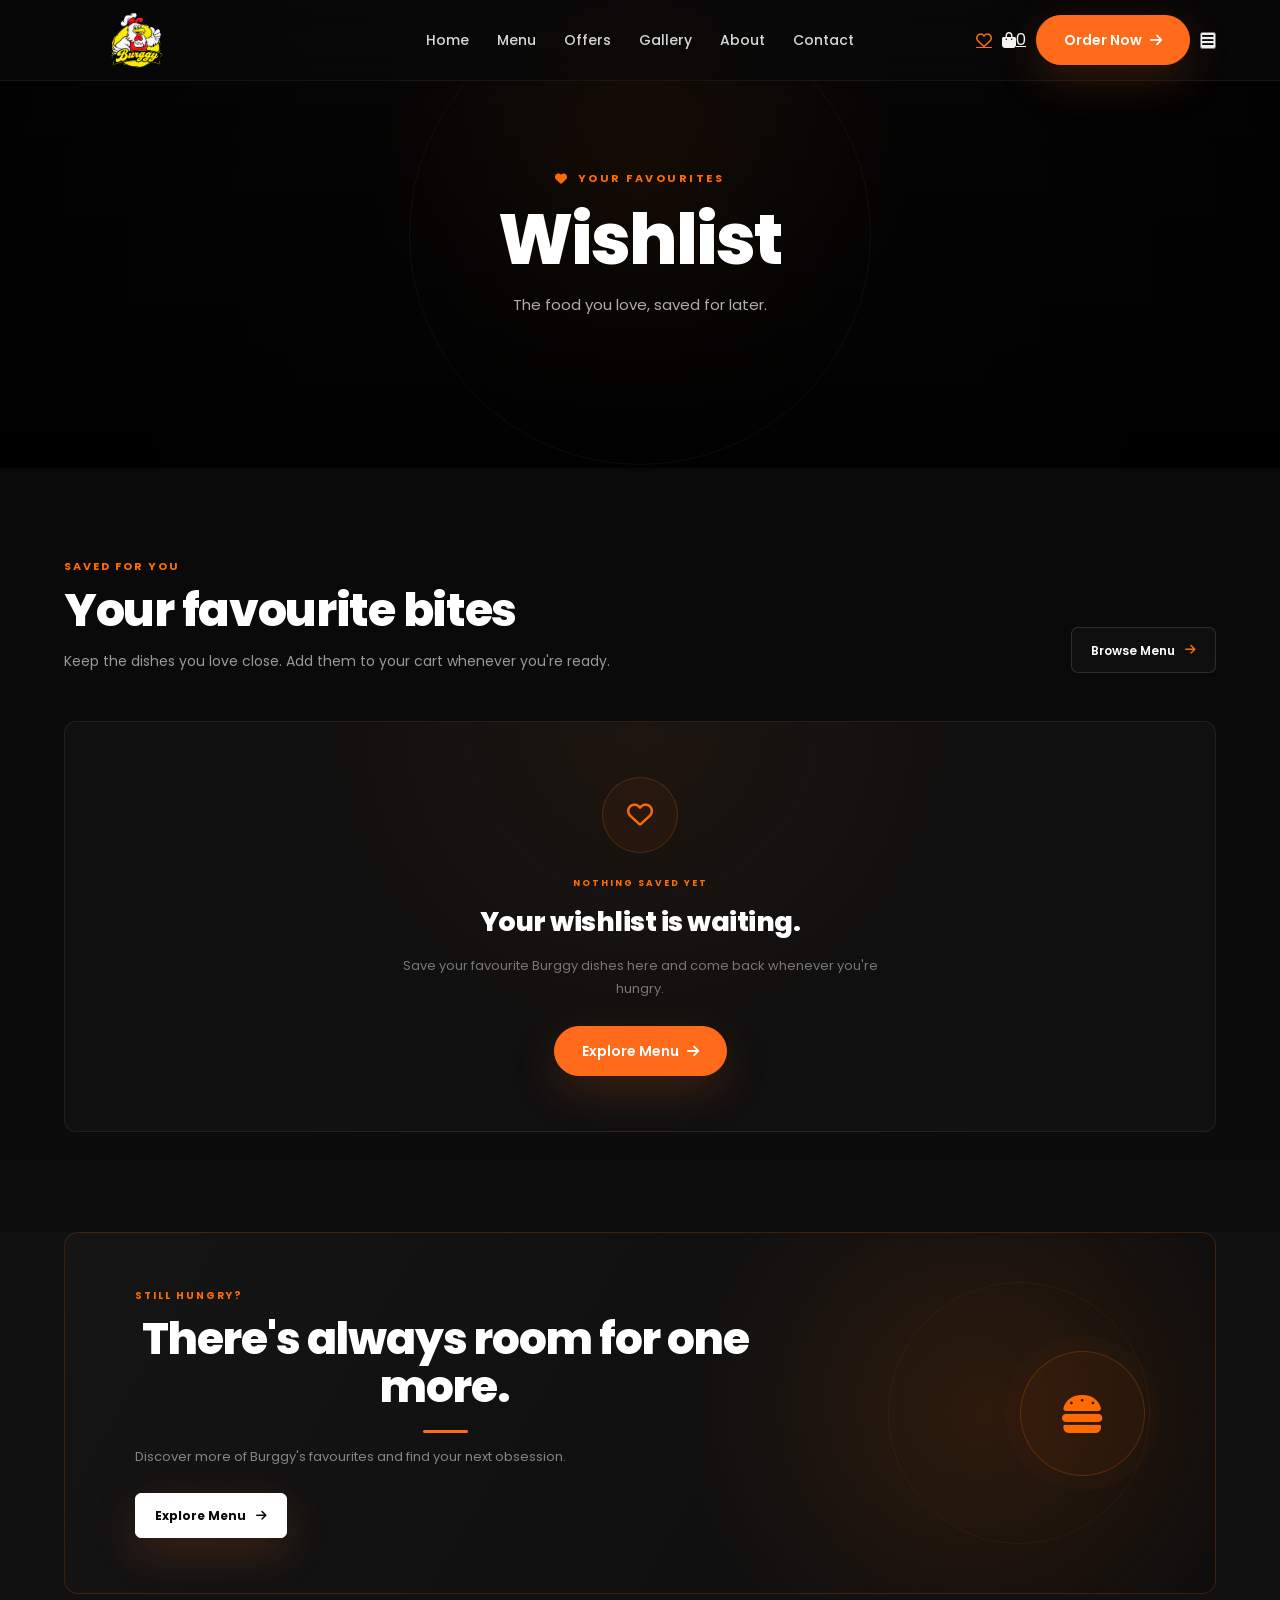
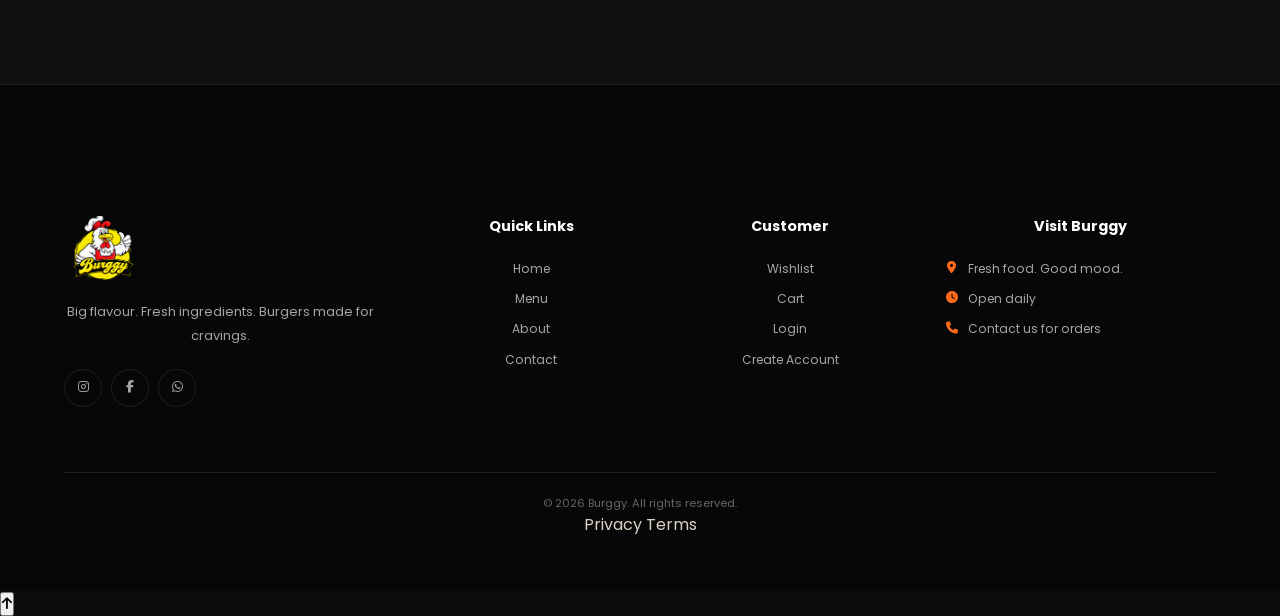
<file: wishlist.html>
<!DOCTYPE html>
<html lang="en">

<head>
    <meta charset="UTF-8">

    <meta
        name="viewport"
        content="width=device-width, initial-scale=1.0"
    >

    <meta
        name="description"
        content="Your Burggy wishlist — save your favourite burgers, rolls, fries and more."
    >

    <title>Wishlist | Burggy</title>


    <!-- Google Fonts -->
    <link
        rel="preconnect"
        href="https://fonts.googleapis.com"
    >

    <link
        rel="preconnect"
        href="https://fonts.gstatic.com"
        crossorigin
    >

    <link
        href="https://fonts.googleapis.com/css2?family=Poppins:wght@300;400;500;600;700;800&display=swap"
        rel="stylesheet"
    >


    <!-- Font Awesome -->
    <link
        rel="stylesheet"
        href="https://cdnjs.cloudflare.com/ajax/libs/font-awesome/6.5.2/css/all.min.css"
    >


    <!-- Burggy Styles -->
    <link
        rel="stylesheet"
        href="css/style.css"
    >

    <link
        rel="stylesheet"
        href="css/wishlist.css"
    >

    <link
        rel="stylesheet"
        href="css/responsive.css"
    >

    <link
        rel="stylesheet"
        href="css/animations.css"
    >

</head>


<body class="wishlist-page">


    <!-- =====================================================
         NAVBAR
    ====================================================== -->

    <header class="navbar">

        <div class="nav-container">


            <!-- Logo -->

            <a
                href="index.html"
                class="logo"
                aria-label="Burggy Home"
            >

                <img
                    src="images/burggylogo.png"
                    alt="Burggy"
                >

            </a>


            <!-- Navigation -->

            <nav
                class="nav-links"
                aria-label="Main navigation"
            >

                <a href="index.html">
                    Home
                </a>

                <a href="menu.html">
                    Menu
                </a>

                <a href="index.html#offers">
                    Offers
                </a>

                <a href="index.html#gallery">
                    Gallery
                </a>

                <a href="about.html">
                    About
                </a>

                <a href="contact.html">
                    Contact
                </a>

            </nav>


            <!-- Nav Actions -->

            <div class="nav-actions">


                <!-- Wishlist -->

                <a
                    href="wishlist.html"
                    class="nav-icon-link active"
                    aria-label="Wishlist"
                    title="Wishlist"
                >

                    <i class="fa-regular fa-heart"></i>

                    <span
                        class="nav-count"
                        id="wishlistCount"
                    >
                        0
                    </span>

                </a>


                <!-- Cart -->

                <a
                    href="cart.html"
                    class="nav-icon-link"
                    aria-label="Shopping cart"
                    title="Cart"
                >

                    <i class="fa-solid fa-bag-shopping"></i>

                    <span
                        class="nav-count"
                        data-cart-count
                    >
                        0
                    </span>

                </a>


                <!-- Order -->

                <a
                    href="menu.html"
                    class="btn btn-primary nav-order-btn"
                >

                    <span>
                        Order Now
                    </span>

                    <i class="fa-solid fa-arrow-right"></i>

                </a>


                <!-- Mobile Menu -->

                <button
                    type="button"
                    class="mobile-menu-btn"
                    id="mobileMenuBtn"
                    aria-label="Open menu"
                    aria-expanded="false"
                >

                    <i class="fa-solid fa-bars"></i>

                </button>

            </div>

        </div>

    </header>



    <!-- =====================================================
         MOBILE NAV
    ====================================================== -->

    <div
        class="mobile-nav"
        id="mobileNav"
    >

        <a href="index.html">
            Home
        </a>

        <a href="menu.html">
            Menu
        </a>

        <a href="index.html#offers">
            Offers
        </a>

        <a href="index.html#gallery">
            Gallery
        </a>

        <a href="about.html">
            About
        </a>

        <a href="contact.html">
            Contact
        </a>

        <a href="wishlist.html">
            Wishlist
        </a>

        <a href="cart.html">
            Cart
        </a>

    </div>



    <!-- =====================================================
         WISHLIST HERO
    ====================================================== -->

    <section class="wishlist-hero">

        <div class="wishlist-hero-overlay"></div>


        <div class="wishlist-hero-content">

            <span class="wishlist-eyebrow">

                <i class="fa-solid fa-heart"></i>

                Your favourites

            </span>


            <h1>
                Wishlist
            </h1>


            <p>
                The food you love,
                saved for later.
            </p>

        </div>

    </section>



    <!-- =====================================================
         WISHLIST SECTION
    ====================================================== -->

    <main class="wishlist-section">

        <div class="wishlist-container-wrapper">


            <!-- Section Heading -->

            <div class="wishlist-section-header">

                <div>

                    <span class="section-eyebrow">
                        SAVED FOR YOU
                    </span>

                    <h2>
                        Your favourite bites
                    </h2>

                    <p>
                        Keep the dishes you love close.
                        Add them to your cart whenever you're ready.
                    </p>

                </div>


                <a
                    href="menu.html"
                    class="wishlist-browse-btn"
                >

                    <span>
                        Browse Menu
                    </span>

                    <i class="fa-solid fa-arrow-right"></i>

                </a>

            </div>



            <!-- =================================================
                 LOADING
            ================================================== -->

            <div
                class="wishlist-loading"
                id="wishlistLoading"
            >

                <div class="wishlist-loading-spinner">

                    <i class="fa-solid fa-spinner fa-spin"></i>

                </div>

                <h3>
                    Loading your favourites
                </h3>

                <p>
                    Getting your saved food ready...
                </p>

            </div>



            <!-- =================================================
                 WISHLIST GRID
            ================================================== -->

            <div
                class="wishlist-grid"
                id="wishlistContainer"
                style="display: none;"
            >

                <!-- Cards are loaded by wishlist.js -->

            </div>



            <!-- =================================================
                 EMPTY STATE
            ================================================== -->

            <div
                class="wishlist-empty"
                id="wishlistEmpty"
                style="display: none;"
            >

                <div class="wishlist-empty-icon">

                    <i class="fa-regular fa-heart"></i>

                </div>


                <span class="wishlist-empty-label">
                    NOTHING SAVED YET
                </span>


                <h3>
                    Your wishlist is waiting.
                </h3>


                <p>
                    Save your favourite Burggy dishes here
                    and come back whenever you're hungry.
                </p>


                <a
                    href="menu.html"
                    class="btn btn-primary"
                >

                    <span>
                        Explore Menu
                    </span>

                    <i class="fa-solid fa-arrow-right"></i>

                </a>

            </div>



            <!-- =================================================
                 ERROR STATE
            ================================================== -->

            <div
                class="wishlist-error"
                id="wishlistError"
                style="display: none;"
            >

                <div class="wishlist-error-icon">

                    <i class="fa-solid fa-triangle-exclamation"></i>

                </div>


                <h3>
                    We couldn't load your wishlist.
                </h3>


                <p>
                    Please check your connection and try again.
                </p>


                <button
                    type="button"
                    class="btn btn-primary"
                    id="retryWishlist"
                >

                    <i class="fa-solid fa-rotate-right"></i>

                    Try Again

                </button>

            </div>

        </div>

    </main>



    <!-- =====================================================
         WISHLIST CTA
    ====================================================== -->

    <section class="wishlist-cta">

        <div class="wishlist-cta-inner">


            <div class="wishlist-cta-content">

                <span class="wishlist-cta-eyebrow">
                    STILL HUNGRY?
                </span>


                <h2>
                    There's always room
                    for one more.
                </h2>


                <p>
                    Discover more of Burggy's favourites
                    and find your next obsession.
                </p>


                <a
                    href="menu.html"
                    class="btn btn-light"
                >

                    <span>
                        Explore Menu
                    </span>

                    <i class="fa-solid fa-arrow-right"></i>

                </a>

            </div>


            <div class="wishlist-cta-icon">

                <i class="fa-solid fa-burger"></i>

            </div>

        </div>

    </section>



    <!-- =====================================================
         FOOTER
    ====================================================== -->

    <footer class="footer">

        <div class="footer-container">


            <div class="footer-grid">


                <!-- Brand -->

                <div class="footer-brand">

                    <a
                        href="index.html"
                        class="footer-logo"
                    >

                        <img
                            src="images/burggylogo.png"
                            alt="Burggy"
                        >

                    </a>


                    <p>
                        Big flavour.
                        Fresh ingredients.
                        Burgers made for cravings.
                    </p>


                    <div class="social-links">

                        <a
                            href="#"
                            aria-label="Instagram"
                        >
                            <i class="fa-brands fa-instagram"></i>
                        </a>

                        <a
                            href="#"
                            aria-label="Facebook"
                        >
                            <i class="fa-brands fa-facebook-f"></i>
                        </a>

                        <a
                            href="#"
                            aria-label="WhatsApp"
                        >
                            <i class="fa-brands fa-whatsapp"></i>
                        </a>

                    </div>

                </div>



                <!-- Quick Links -->

                <div class="footer-column">

                    <h4>
                        Quick Links
                    </h4>

                    <a href="index.html">
                        Home
                    </a>

                    <a href="menu.html">
                        Menu
                    </a>

                    <a href="about.html">
                        About
                    </a>

                    <a href="contact.html">
                        Contact
                    </a>

                </div>



                <!-- Customer -->

                <div class="footer-column">

                    <h4>
                        Customer
                    </h4>

                    <a href="wishlist.html">
                        Wishlist
                    </a>

                    <a href="cart.html">
                        Cart
                    </a>

                    <a href="login.html">
                        Login
                    </a>

                    <a href="register.html">
                        Create Account
                    </a>

                </div>



                <!-- Contact -->

                <div class="footer-column footer-contact">

                    <h4>
                        Visit Burggy
                    </h4>

                    <p>
                        <i class="fa-solid fa-location-dot"></i>
                        <span>
                            Fresh food. Good mood.
                        </span>
                    </p>

                    <p>
                        <i class="fa-solid fa-clock"></i>
                        <span>
                            Open daily
                        </span>
                    </p>

                    <p>
                        <i class="fa-solid fa-phone"></i>
                        <span>
                            Contact us for orders
                        </span>
                    </p>

                </div>

            </div>


            <!-- Footer Bottom -->

            <div class="footer-bottom">

                <p>
                    © 2026 Burggy.
                    All rights reserved.
                </p>


                <div class="footer-bottom-links">

                    <a href="#">
                        Privacy
                    </a>

                    <a href="#">
                        Terms
                    </a>

                </div>

            </div>

        </div>

    </footer>



    <!-- =====================================================
         SCRIPTS
    ====================================================== -->

    <script src="js/script.js"></script>

    <script src="js/wishlist.js"></script>


</body>

</html>
</file>
<file: css/style.css>
/* =========================================================
   BURGGY — PREMIUM DESIGN SYSTEM
   PHASE 1
   ========================================================= */


/* =========================================================
   1. DESIGN TOKENS
   ========================================================= */

:root {
    --bg: #0b0b0b;
    --bg-soft: #111111;
    --bg-card: #161616;
    --bg-card-hover: #1c1c1c;

    --cream: #f7f2e8;
    --cream-soft: #d9d2c5;

    --orange: #ff6b1a;
    --orange-light: #ff8a42;
    --orange-dark: #d94f00;

    --white: #ffffff;
    --text: #f5f5f5;
    --text-muted: #a5a5a5;

    --border: rgba(255, 255, 255, 0.09);
    --border-hover: rgba(255, 107, 26, 0.45);

    --shadow: 0 20px 60px rgba(0, 0, 0, 0.35);
    --shadow-orange: 0 15px 45px rgba(255, 107, 26, 0.18);

    --radius-sm: 10px;
    --radius-md: 16px;
    --radius-lg: 24px;
    --radius-xl: 32px;

    --container: 1280px;

    --transition: 0.3s ease;
}


/* =========================================================
   2. RESET
   ========================================================= */

* {
    margin: 0;
    padding: 0;
    box-sizing: border-box;
    scroll-behavior: smooth;
}

html {
    scroll-behavior: smooth;
}

body {
    font-family: 'Poppins', sans-serif;
    background: var(--bg);
    color: var(--text);
    line-height: 1.6;
    overflow-x: hidden;
}

body::selection {
    background: var(--orange);
    color: var(--white);
}

img {
    max-width: 100%;
    display: block;
}

a {
    color: inherit;
}

button,
input,
textarea,
select {
    font-family: inherit;
}

button {
    cursor: pointer;
}


/* =========================================================
   3. SCROLLBAR
   ========================================================= */

::-webkit-scrollbar {
    width: 8px;
}

::-webkit-scrollbar-track {
    background: #080808;
}

::-webkit-scrollbar-thumb {
    background: #333;
    border-radius: 20px;
}

::-webkit-scrollbar-thumb:hover {
    background: var(--orange);
}


/* =========================================================
   4. GLOBAL CONTAINER
   ========================================================= */

.container {
    width: min(92%, var(--container));
    margin: 0 auto;
}


/* =========================================================
   5. NAVBAR
   ========================================================= */

.navbar {
    position: fixed;
    top: 0;
    left: 0;

    width: 100%;
    min-height: 78px;

    display: flex;
    justify-content: space-between;
    align-items: center;

    padding: 15px 5%;

    background: rgba(10, 10, 10, 0.78);
    backdrop-filter: blur(18px);
    -webkit-backdrop-filter: blur(18px);

    border-bottom: 1px solid rgba(255, 255, 255, 0.06);

    z-index: 1000;

    transition:
        background var(--transition),
        box-shadow var(--transition),
        padding var(--transition);
}

.navbar.scrolled {
    background: rgba(8, 8, 8, 0.95);
    box-shadow: 0 10px 35px rgba(0, 0, 0, 0.35);
}


/* =========================================================
   6. LOGO
   ========================================================= */

.logo {
    display: flex;
    align-items: center;
    text-decoration: none;
}

.logo img {
    width: 145px;
    max-height: 55px;
    object-fit: contain;

    transition:
        transform var(--transition),
        opacity var(--transition);
}

.logo:hover img {
    transform: scale(1.04);
    opacity: 0.9;
}


/* =========================================================
   7. NAVIGATION
   ========================================================= */

.nav-links {
    display: flex;
    align-items: center;
    gap: 32px;

    list-style: none;
}

.nav-links a {
    position: relative;

    color: #d7d7d7;

    text-decoration: none;

    font-size: 14px;
    font-weight: 500;

    transition:
        color var(--transition),
        transform var(--transition);
}

.nav-links a::after {
    content: "";

    position: absolute;
    left: 50%;
    bottom: -8px;

    width: 0;
    height: 2px;

    background: var(--orange);

    transform: translateX(-50%);

    transition: width var(--transition);
}

.nav-links a:hover {
    color: var(--white);
}

.nav-links a:hover::after {
    width: 100%;
}

.nav-links a.active {
    color: var(--white);
}

.nav-links a.active::after {
    width: 100%;
}


/* =========================================================
   8. BUTTON SYSTEM
   ========================================================= */

.btn {
    display: inline-flex;
    align-items: center;
    justify-content: center;
    gap: 8px;

    background: var(--orange);
    color: var(--white);

    padding: 13px 27px;

    border: 1px solid var(--orange);
    border-radius: 999px;

    text-decoration: none;

    font-size: 14px;
    font-weight: 600;

    box-shadow: var(--shadow-orange);

    transition:
        transform var(--transition),
        background var(--transition),
        box-shadow var(--transition);
}

.btn:hover {
    background: var(--orange-light);
    transform: translateY(-3px);
    box-shadow: 0 18px 45px rgba(255, 107, 26, 0.28);
}

.btn:active {
    transform: translateY(-1px);
}


/* =========================================================
   9. OUTLINE BUTTON
   ========================================================= */

.btn-outline {
    display: inline-flex;
    align-items: center;
    justify-content: center;
    gap: 8px;

    padding: 13px 27px;

    border: 1px solid rgba(255, 255, 255, 0.35);
    border-radius: 999px;

    color: var(--white);

    text-decoration: none;

    font-size: 14px;
    font-weight: 600;

    background: rgba(255, 255, 255, 0.03);

    transition:
        background var(--transition),
        border-color var(--transition),
        transform var(--transition);
}

.btn-outline:hover {
    background: var(--white);
    border-color: var(--white);
    color: #111;

    transform: translateY(-3px);
}


/* =========================================================
   10. HERO
   ========================================================= */

.hero {
    position: relative;

    min-height: 100vh;

    display: flex;
    align-items: center;
    justify-content: center;

    padding: 120px 5% 80px;

    text-align: center;

    color: var(--white);

    background:
        linear-gradient(
            90deg,
            rgba(0, 0, 0, 0.86) 0%,
            rgba(0, 0, 0, 0.58) 50%,
            rgba(0, 0, 0, 0.82) 100%
        ),
        url("../images/hero.jpg") center/cover no-repeat;

    isolation: isolate;
}

.hero::before {
    content: "";

    position: absolute;
    inset: 0;

    background:
        radial-gradient(
            circle at 50% 45%,
            rgba(255, 107, 26, 0.10),
            transparent 45%
        );

    z-index: -1;
}

.hero::after {
    content: "";

    position: absolute;
    left: 0;
    right: 0;
    bottom: 0;

    height: 180px;

    background: linear-gradient(
        to bottom,
        transparent,
        var(--bg)
    );

    z-index: -1;
}


/* =========================================================
   11. HERO CONTENT
   ========================================================= */

.hero-content {
    max-width: 850px;
    animation: heroReveal 1s ease forwards;
}

.hero-content h1 {
    font-size: clamp(48px, 7vw, 88px);

    line-height: 1.02;

    letter-spacing: -3px;

    font-weight: 700;

    margin-bottom: 25px;

    color: var(--white);
}

.hero-content h1 span {
    color: var(--orange);
}

.hero-content p {
    max-width: 700px;

    margin: 0 auto 38px;

    color: #d0d0d0;

    font-size: clamp(16px, 2vw, 20px);

    line-height: 1.8;
}

.hero-buttons {
    display: flex;
    justify-content: center;
    align-items: center;
    gap: 14px;
}


/* =========================================================
   12. SECTION SYSTEM
   ========================================================= */

section {
    position: relative;

    padding: 110px 5%;
}

section:nth-of-type(even) {
    background: var(--bg-soft);
}

section h2 {
    position: relative;

    text-align: center;

    color: var(--white);

    font-size: clamp(32px, 4vw, 48px);

    line-height: 1.15;

    letter-spacing: -1px;

    margin-bottom: 55px;
}

section h2::after {
    content: "";

    display: block;

    width: 45px;
    height: 3px;

    margin: 18px auto 0;

    border-radius: 10px;

    background: var(--orange);
}


/* =========================================================
   13. SECTION LABEL
   ========================================================= */

.section-label {
    display: block;

    margin-bottom: 12px;

    text-align: center;

    color: var(--orange);

    font-size: 12px;
    font-weight: 700;

    text-transform: uppercase;
    letter-spacing: 3px;
}


/* =========================================================
   14. CATEGORY CARDS
   ========================================================= */

.cards {
    max-width: var(--container);
    margin: 0 auto;

    display: grid;

    grid-template-columns:
        repeat(auto-fit, minmax(220px, 1fr));

    gap: 22px;
}

.card {
    position: relative;

    padding: 38px 28px;

    background:
        linear-gradient(
            145deg,
            #181818,
            #101010
        );

    border: 1px solid var(--border);

    border-radius: var(--radius-lg);

    text-align: center;

    overflow: hidden;

    transition:
        transform var(--transition),
        border-color var(--transition),
        background var(--transition),
        box-shadow var(--transition);
}

.card::before {
    content: "";

    position: absolute;

    width: 130px;
    height: 130px;

    top: -70px;
    right: -70px;

    border-radius: 50%;

    background: rgba(255, 107, 26, 0.10);

    transition: transform 0.5s ease;
}

.card:hover {
    transform: translateY(-8px);

    border-color: var(--border-hover);

    background: var(--bg-card-hover);

    box-shadow: var(--shadow);
}

.card:hover::before {
    transform: scale(2);
}

.card i {
    position: relative;

    font-size: 48px;

    color: var(--orange);

    margin-bottom: 22px;

    transition:
        transform var(--transition),
        color var(--transition);
}

.card:hover i {
    transform: scale(1.08);
    color: var(--orange-light);
}

.card h3 {
    position: relative;

    color: var(--white);

    font-size: 20px;

    margin-bottom: 8px;
}

.card p {
    position: relative;

    color: var(--text-muted);

    font-size: 14px;
}


/* =========================================================
   15. FOOD GRID
   ========================================================= */

.food-grid {
    max-width: var(--container);
    margin: 0 auto;

    display: grid;

    grid-template-columns:
        repeat(auto-fit, minmax(270px, 1fr));

    gap: 25px;
}


/* =========================================================
   16. FOOD CARD
   ========================================================= */

.food-card {
    position: relative;

    background: var(--bg-card);

    border: 1px solid var(--border);

    border-radius: var(--radius-lg);

    overflow: hidden;

    box-shadow: 0 15px 45px rgba(0, 0, 0, 0.20);

    transition:
        transform var(--transition),
        border-color var(--transition),
        box-shadow var(--transition);
}

.food-card:hover {
    transform: translateY(-8px);

    border-color: var(--border-hover);

    box-shadow: 0 25px 60px rgba(0, 0, 0, 0.38);
}


/* =========================================================
   17. FOOD IMAGE
   ========================================================= */

.food-card img {
    width: 100%;
    height: 245px;

    object-fit: cover;

    transition:
        transform 0.6s ease,
        filter 0.6s ease;
}

.food-card:hover img {
    transform: scale(1.06);
    filter: brightness(1.05);
}


/* =========================================================
   18. FOOD CONTENT
   ========================================================= */

.food-card h3 {
    padding: 22px 22px 8px;

    color: var(--white);

    font-size: 20px;
    font-weight: 600;
}

.food-card p {
    padding: 0 22px;

    color: var(--text-muted);

    font-size: 14px;

    line-height: 1.7;
}

.food-card span {
    display: block;

    padding: 18px 22px;

    color: var(--orange);

    font-size: 23px;
    font-weight: 700;
}


/* =========================================================
   19. FOOD CARD BUTTON
   ========================================================= */

.food-card button {
    width: calc(100% - 44px);

    margin: 0 22px 22px;

    padding: 13px 18px;

    border: 1px solid var(--orange);

    border-radius: 12px;

    background: var(--orange);

    color: var(--white);

    font-size: 14px;
    font-weight: 600;

    transition:
        background var(--transition),
        transform var(--transition),
        box-shadow var(--transition);
}

.food-card button:hover {
    background: var(--orange-light);

    transform: translateY(-2px);

    box-shadow: var(--shadow-orange);
}


/* =========================================================
   20. OFFER SECTION
   ========================================================= */

.offer {
    position: relative;

    overflow: hidden;

    background:
        radial-gradient(
            circle at 20% 50%,
            rgba(255, 107, 26, 0.20),
            transparent 35%
        ),
        linear-gradient(
            135deg,
            #17100c,
            #0d0d0d
        );

    color: var(--white);

    text-align: center;

    border-top: 1px solid rgba(255, 107, 26, 0.12);
    border-bottom: 1px solid rgba(255, 107, 26, 0.12);
}

.offer::before {
    content: "";

    position: absolute;

    width: 300px;
    height: 300px;

    right: -100px;
    top: -150px;

    border-radius: 50%;

    border: 1px solid rgba(255, 107, 26, 0.15);
}

.offer h1 {
    position: relative;

    font-size: clamp(42px, 6vw, 72px);

    line-height: 1;

    margin: 20px 0;

    color: var(--white);

    letter-spacing: -2px;
}

.offer h1 span {
    color: var(--orange);
}

.offer p {
    position: relative;

    max-width: 600px;

    margin: 0 auto 30px;

    color: var(--cream-soft);

    font-size: 16px;
}


/* =========================================================
   21. CONTACT
   ========================================================= */

.contact {
    text-align: center;

    background: var(--bg);
}

.contact p {
    margin: 13px 0;

    color: var(--text-muted);

    font-size: 16px;
}

.contact p strong {
    color: var(--white);
}


/* =========================================================
   22. FOOTER
   ========================================================= */

footer {
    padding: 55px 5% 30px;

    background: #070707;

    color: var(--text-muted);

    text-align: center;

    border-top: 1px solid rgba(255, 255, 255, 0.06);
}

footer p {
    font-size: 13px;
}

footer a {
    color: var(--cream-soft);

    text-decoration: none;

    transition: color var(--transition);
}

footer a:hover {
    color: var(--orange);
}


/* =========================================================
   23. UTILITY CLASSES
   ========================================================= */

.text-orange {
    color: var(--orange);
}

.text-center {
    text-align: center;
}

.hidden {
    opacity: 0;

    transform: translateY(40px);

    transition:
        opacity 0.8s ease,
        transform 0.8s ease;
}

.show {
    opacity: 1;

    transform: translateY(0);
}


/* =========================================================
   24. PREMIUM DIVIDER
   ========================================================= */

.premium-divider {
    width: 100%;
    height: 1px;

    background:
        linear-gradient(
            90deg,
            transparent,
            rgba(255, 107, 26, 0.45),
            transparent
        );

    margin: 10px 0;
}


/* =========================================================
   25. FOCUS STATES
   ========================================================= */

a:focus-visible,
button:focus-visible,
input:focus-visible,
textarea:focus-visible,
select:focus-visible {
    outline: 2px solid var(--orange);
    outline-offset: 3px;
}


/* =========================================================
   26. HERO ANIMATION
   ========================================================= */

@keyframes heroReveal {

    from {
        opacity: 0;
        transform: translateY(25px);
    }

    to {
        opacity: 1;
        transform: translateY(0);
    }

}


/* =========================================================
   27. FLOATING ANIMATION
   ========================================================= */

@keyframes floating {

    0%,
    100% {
        transform: translateY(0);
    }

    50% {
        transform: translateY(-8px);
    }

}

.float {
    animation: floating 4s ease-in-out infinite;
}


/* =========================================================
   28. RESPONSIVE — TABLET
   ========================================================= */

@media (max-width: 992px) {

    .navbar {
        padding: 14px 4%;
    }

    .nav-links {
        gap: 20px;
    }

    .nav-links a {
        font-size: 13px;
    }

    .logo img {
        width: 125px;
    }

    section {
        padding: 90px 5%;
    }

    .food-grid {
        grid-template-columns:
            repeat(2, minmax(0, 1fr));
    }

}


/* =========================================================
   29. RESPONSIVE — MOBILE
   ========================================================= */

@media (max-width: 768px) {

    .navbar {
        position: relative;

        flex-direction: column;

        gap: 14px;

        padding: 15px 5%;
    }

    .nav-links {
        width: 100%;

        display: flex;

        flex-wrap: wrap;

        justify-content: center;

        gap: 14px 20px;
    }

    .nav-links a {
        font-size: 12px;
    }

    .hero {
        min-height: 90vh;

        padding:
            90px 5% 70px;
    }

    .hero-content h1 {
        font-size: clamp(42px, 12vw, 60px);

        letter-spacing: -2px;
    }

    .hero-content p {
        font-size: 15px;

        line-height: 1.7;
    }

    .hero-buttons {
        flex-direction: column;

        width: 100%;
    }

    .hero-buttons .btn,
    .hero-buttons .btn-outline {
        width: min(100%, 280px);
    }

    section {
        padding: 75px 5%;
    }

    section h2 {
        font-size: 32px;

        margin-bottom: 40px;
    }

    .cards {
        grid-template-columns:
            repeat(2, minmax(0, 1fr));

        gap: 14px;
    }

    .card {
        padding: 28px 15px;
    }

    .card i {
        font-size: 38px;
    }

    .card h3 {
        font-size: 16px;
    }

    .food-grid {
        grid-template-columns: 1fr;

        gap: 20px;
    }

    .food-card img {
        height: 230px;
    }

    .offer h1 {
        font-size: 44px;
    }

}


/* =========================================================
   30. RESPONSIVE — SMALL MOBILE
   ========================================================= */

@media (max-width: 480px) {

    .navbar {
        gap: 12px;
    }

    .logo img {
        width: 115px;
    }

    .nav-links {
        gap: 10px 14px;
    }

    .nav-links a {
        font-size: 11px;
    }

    .hero {
        min-height: 85vh;
    }

    .hero-content h1 {
        font-size: 40px;
    }

    .hero-content p {
        font-size: 14px;
    }

    .cards {
        grid-template-columns: 1fr 1fr;
    }

    .card {
        padding: 24px 10px;
    }

    .card i {
        font-size: 32px;
        margin-bottom: 12px;
    }

    .card h3 {
        font-size: 14px;
    }

    .food-card h3 {
        font-size: 18px;
    }

    .offer h1 {
        font-size: 36px;
    }

}


/* =========================================================
   31. REDUCED MOTION
   ========================================================= */

@media (prefers-reduced-motion: reduce) {

    *,
    *::before,
    *::after {
        scroll-behavior: auto !important;

        animation-duration: 0.01ms !important;
        animation-iteration-count: 1 !important;

        transition-duration: 0.01ms !important;
    }

}
/* =========================================================
   BURGGY — PHASE 2
   PREMIUM HOMEPAGE SECTIONS
========================================================= */


/* =========================================================
   SECTION HEADINGS
========================================================= */

.section-eyebrow {
    display: inline-block;
    margin-bottom: 12px;

    font-size: 0.72rem;
    font-weight: 700;

    letter-spacing: 2px;
    text-transform: uppercase;

    color: var(--orange);
}

.section-heading {
    margin-bottom: 48px;
}

.section-heading h2 {
    margin: 0 0 14px;

    font-size: clamp(2rem, 4vw, 3.2rem);
    line-height: 1.1;

    font-weight: 800;
    letter-spacing: -1.5px;
}

.section-heading h2 span {
    color: var(--orange);
}

.section-heading p {
    max-width: 600px;
    margin: 0;

    color: var(--text-muted);

    font-size: 0.98rem;
    line-height: 1.8;
}

.section-heading-row {
    display: flex;
    justify-content: space-between;
    align-items: flex-end;
    gap: 30px;
}

.text-link {
    display: inline-flex;
    align-items: center;
    gap: 8px;

    color: var(--orange);

    font-size: 0.9rem;
    font-weight: 600;

    white-space: nowrap;

    transition: 0.3s ease;
}

.text-link:hover {
    gap: 13px;
    color: var(--orange-light);
}


/* =========================================================
   HERO
========================================================= */

.hero {
    min-height: 780px;

    display: flex;
    align-items: center;

    position: relative;

    background:
        linear-gradient(
            90deg,
            rgba(5, 5, 5, 0.94) 0%,
            rgba(5, 5, 5, 0.78) 45%,
            rgba(5, 5, 5, 0.30) 100%
        ),
        url("../images/hero.jpg") center/cover no-repeat;

    overflow: hidden;
}

.hero::after {
    content: "";

    position: absolute;

    inset: 0;

    background:
        radial-gradient(
            circle at 75% 50%,
            rgba(255, 107, 26, 0.12),
            transparent 35%
        );

    pointer-events: none;
}

.hero-content {
    position: relative;
    z-index: 2;

    max-width: 760px;

    padding-top: 70px;
}

.hero-tag {
    display: inline-flex;
    align-items: center;
    gap: 9px;

    margin-bottom: 22px;

    padding: 9px 15px;

    border: 1px solid rgba(255, 107, 26, 0.28);

    border-radius: 50px;

    background: rgba(255, 107, 26, 0.08);

    color: var(--orange);

    font-size: 0.76rem;
    font-weight: 600;

    letter-spacing: 0.8px;
}

.hero-tag i {
    font-size: 0.75rem;
}

.hero h1 {
    margin: 0;

    font-size: clamp(3.2rem, 7vw, 6.4rem);

    line-height: 0.98;

    font-weight: 800;

    letter-spacing: -4px;

    color: #fff;
}

.hero h1 span {
    color: var(--orange);
}

.hero-content > p {
    max-width: 590px;

    margin: 28px 0 34px;

    color: rgba(255, 255, 255, 0.72);

    font-size: 1.05rem;

    line-height: 1.8;
}

.hero-buttons {
    display: flex;
    align-items: center;
    gap: 14px;

    margin-bottom: 48px;
}

.hero-trust {
    display: flex;
    align-items: center;
    gap: 28px;

    padding-top: 24px;

    border-top: 1px solid rgba(255, 255, 255, 0.12);

    max-width: 600px;
}

.trust-item {
    display: flex;
    align-items: center;
    gap: 9px;

    color: rgba(255, 255, 255, 0.65);

    font-size: 0.76rem;
    font-weight: 500;
}

.trust-item i {
    color: var(--orange);

    font-size: 0.85rem;
}


/* =========================================================
   CATEGORY SECTION
========================================================= */

.categories-section {
    position: relative;
}

.category-grid {
    display: grid;

    grid-template-columns: repeat(4, 1fr);

    gap: 18px;
}

.category-card {
    position: relative;

    min-height: 250px;

    display: flex;
    flex-direction: column;
    justify-content: flex-end;

    padding: 28px;

    overflow: hidden;

    text-decoration: none;

    border: 1px solid var(--border);

    border-radius: var(--radius-lg);

    background:
        linear-gradient(
            145deg,
            rgba(255, 255, 255, 0.045),
            rgba(255, 255, 255, 0.015)
        );

    transition:
        transform 0.35s ease,
        border-color 0.35s ease,
        background 0.35s ease;
}

.category-card::before {
    content: "";

    position: absolute;

    width: 150px;
    height: 150px;

    top: -60px;
    right: -50px;

    border-radius: 50%;

    background: rgba(255, 107, 26, 0.08);

    transition: 0.4s ease;
}

.category-card:hover {
    transform: translateY(-8px);

    border-color: rgba(255, 107, 26, 0.45);

    background:
        linear-gradient(
            145deg,
            rgba(255, 107, 26, 0.09),
            rgba(255, 255, 255, 0.025)
        );
}

.category-card:hover::before {
    transform: scale(1.4);

    background: rgba(255, 107, 26, 0.13);
}

.category-icon {
    position: absolute;

    top: 28px;
    right: 28px;

    width: 52px;
    height: 52px;

    display: grid;
    place-items: center;

    border-radius: 50%;

    background: rgba(255, 107, 26, 0.10);

    color: var(--orange);

    font-size: 1.2rem;

    transition: 0.35s ease;
}

.category-card:hover .category-icon {
    transform: rotate(-8deg) scale(1.08);

    background: var(--orange);

    color: #fff;
}

.category-card h3 {
    position: relative;
    z-index: 1;

    margin: 0 0 7px;

    font-size: 1.35rem;
    font-weight: 700;

    color: #fff;
}

.category-card p {
    position: relative;
    z-index: 1;

    margin: 0 0 18px;

    color: var(--text-muted);

    font-size: 0.8rem;
    line-height: 1.6;
}

.category-link {
    position: relative;
    z-index: 1;

    display: inline-flex;
    align-items: center;
    gap: 7px;

    color: var(--orange);

    font-size: 0.78rem;
    font-weight: 600;

    transition: 0.3s ease;
}

.category-card:hover .category-link {
    gap: 11px;
}


/* =========================================================
   BEST SELLERS
========================================================= */

.best-sellers {
    background: var(--surface);
}

.food-grid {
    display: grid;

    grid-template-columns: repeat(4, 1fr);

    gap: 20px;
}

.food-card {
    overflow: hidden;

    border: 1px solid var(--border);

    border-radius: var(--radius-lg);

    background: var(--card);

    transition:
        transform 0.35s ease,
        border-color 0.35s ease,
        box-shadow 0.35s ease;
}

.food-card:hover {
    transform: translateY(-7px);

    border-color: rgba(255, 107, 26, 0.35);

    box-shadow: 0 18px 50px rgba(0, 0, 0, 0.35);
}

.food-image {
    position: relative;

    height: 245px;

    overflow: hidden;

    background: #151515;
}

.food-image img {
    width: 100%;
    height: 100%;

    display: block;

    object-fit: cover;

    transition: transform 0.55s ease;
}

.food-card:hover .food-image img {
    transform: scale(1.07);
}

.food-badge {
    position: absolute;

    top: 14px;
    left: 14px;

    padding: 6px 10px;

    border-radius: 5px;

    background: var(--orange);

    color: #fff;

    font-size: 0.62rem;
    font-weight: 700;

    letter-spacing: 0.7px;
}

.wishlist-btn {
    position: absolute;

    top: 14px;
    right: 14px;

    width: 38px;
    height: 38px;

    display: grid;
    place-items: center;

    border: 1px solid rgba(255, 255, 255, 0.18);

    border-radius: 50%;

    background: rgba(0, 0, 0, 0.55);

    color: #fff;

    cursor: pointer;

    backdrop-filter: blur(8px);

    transition: 0.3s ease;
}

.wishlist-btn:hover {
    background: var(--orange);

    border-color: var(--orange);

    transform: scale(1.08);
}

.food-content {
    padding: 21px;
}

.food-rating {
    display: flex;
    align-items: center;
    gap: 6px;

    margin-bottom: 8px;

    color: var(--orange);

    font-size: 0.78rem;
    font-weight: 600;
}

.food-rating span {
    color: var(--text-muted);
}

.food-content h3 {
    margin: 0 0 8px;

    color: #fff;

    font-size: 1.12rem;
    font-weight: 700;
}

.food-content > p {
    min-height: 50px;

    margin: 0 0 20px;

    color: var(--text-muted);

    font-size: 0.78rem;
    line-height: 1.7;
}

.food-bottom {
    display: flex;
    align-items: center;
    justify-content: space-between;

    gap: 10px;

    padding-top: 16px;

    border-top: 1px solid var(--border);
}

.food-bottom strong {
    color: #fff;

    font-size: 1.2rem;
    font-weight: 700;
}


/* =========================================================
   OFFER
========================================================= */

.offer-section {
    background: var(--bg);
}

.offer {
    position: relative;

    min-height: 390px;

    display: flex;
    align-items: center;
    justify-content: space-between;

    padding: 60px 75px;

    overflow: hidden;

    border-radius: var(--radius-xl);

    background:
        linear-gradient(
            110deg,
            #171717 0%,
            #111 65%,
            #18110c 100%
        );

    border: 1px solid rgba(255, 107, 26, 0.22);
}

.offer::before {
    content: "";

    position: absolute;

    width: 420px;
    height: 420px;

    right: -130px;
    top: -150px;

    border-radius: 50%;

    border: 70px solid rgba(255, 107, 26, 0.06);
}

.offer::after {
    content: "";

    position: absolute;

    width: 200px;
    height: 200px;

    right: 170px;
    bottom: -120px;

    border-radius: 50%;

    background: rgba(255, 107, 26, 0.08);

    filter: blur(20px);
}

.offer-content {
    position: relative;
    z-index: 2;

    max-width: 560px;
}

.offer-content h2 {
    margin: 0 0 18px;

    color: #fff;

    font-size: clamp(2.7rem, 6vw, 5rem);

    line-height: 0.95;

    font-weight: 800;

    letter-spacing: -3px;
}

.offer-content h2 span {
    color: var(--orange);
}

.offer-content p {
    max-width: 480px;

    margin: 0 0 28px;

    color: var(--text-muted);

    line-height: 1.8;
}

.offer-side {
    position: relative;
    z-index: 2;

    margin-right: 40px;
}

.offer-circle {
    width: 190px;
    height: 190px;

    display: flex;
    flex-direction: column;
    justify-content: center;
    align-items: center;

    border: 1px solid rgba(255, 107, 26, 0.45);

    border-radius: 50%;

    background: rgba(255, 107, 26, 0.08);

    box-shadow:
        0 0 0 18px rgba(255, 107, 26, 0.025),
        0 0 0 36px rgba(255, 107, 26, 0.015);
}

.offer-circle span {
    color: var(--text-muted);

    font-size: 0.7rem;
    font-weight: 600;

    letter-spacing: 2px;
}

.offer-circle strong {
    margin-top: 6px;

    color: var(--orange);

    font-size: 1.35rem;
    font-weight: 800;

    letter-spacing: 1px;
}


/* =========================================================
   WHY BURGGY
========================================================= */

.why-section {
    background: var(--surface);
}

.why-grid {
    display: grid;

    grid-template-columns: repeat(4, 1fr);

    gap: 18px;
}

.why-card {
    padding: 30px 26px;

    border: 1px solid var(--border);

    border-radius: var(--radius-lg);

    background: rgba(255, 255, 255, 0.018);

    transition:
        transform 0.3s ease,
        border-color 0.3s ease;
}

.why-card:hover {
    transform: translateY(-6px);

    border-color: rgba(255, 107, 26, 0.32);
}

.why-icon {
    width: 52px;
    height: 52px;

    display: grid;
    place-items: center;

    margin-bottom: 22px;

    border-radius: 14px;

    background: rgba(255, 107, 26, 0.10);

    color: var(--orange);

    font-size: 1.1rem;
}

.why-card h3 {
    margin: 0 0 10px;

    color: #fff;

    font-size: 1rem;
}

.why-card p {
    margin: 0;

    color: var(--text-muted);

    font-size: 0.78rem;

    line-height: 1.8;
}


/* =========================================================
   REVIEWS
========================================================= */

.review-grid {
    display: grid;

    grid-template-columns: repeat(3, 1fr);

    gap: 20px;
}

.review-card {
    padding: 30px;

    border: 1px solid var(--border);

    border-radius: var(--radius-lg);

    background: var(--card);

    transition:
        transform 0.3s ease,
        border-color 0.3s ease;
}

.review-card:hover {
    transform: translateY(-5px);

    border-color: rgba(255, 107, 26, 0.3);
}

.review-stars {
    margin-bottom: 20px;

    color: var(--orange);

    font-size: 0.9rem;

    letter-spacing: 3px;
}

.review-card > p {
    min-height: 100px;

    margin: 0 0 25px;

    color: rgba(255, 255, 255, 0.76);

    font-size: 0.88rem;

    line-height: 1.8;
}

.review-user {
    display: flex;
    align-items: center;
    gap: 12px;

    padding-top: 18px;

    border-top: 1px solid var(--border);
}

.review-avatar {
    width: 42px;
    height: 42px;

    display: grid;
    place-items: center;

    flex-shrink: 0;

    border-radius: 50%;

    background: rgba(255, 107, 26, 0.12);

    color: var(--orange);

    font-weight: 700;
}

.review-user strong {
    display: block;

    margin-bottom: 3px;

    color: #fff;

    font-size: 0.82rem;
}

.review-user span {
    display: block;

    color: var(--text-muted);

    font-size: 0.65rem;
}


/* =========================================================
   GALLERY
========================================================= */

.gallery-section {
    background: var(--surface);
}

.gallery-grid {
    display: grid;

    grid-template-columns: 1.5fr 1fr 1fr;

    grid-template-rows: 220px 220px;

    gap: 12px;
}

.gallery-item {
    position: relative;

    overflow: hidden;

    border-radius: var(--radius-md);

    background: #151515;
}

.gallery-item::after {
    content: "";

    position: absolute;

    inset: 0;

    background: linear-gradient(
        to top,
        rgba(0, 0, 0, 0.35),
        transparent 50%
    );

    pointer-events: none;
}

.gallery-item img {
    width: 100%;
    height: 100%;

    display: block;

    object-fit: cover;

    transition: transform 0.6s ease;
}

.gallery-item:hover img {
    transform: scale(1.08);
}

.gallery-large {
    grid-row: span 2;
}


/* =========================================================
   STORY
========================================================= */

.story-section {
    background: var(--bg);
}

.story-grid {
    display: grid;

    grid-template-columns: 1fr 1fr;

    align-items: center;

    gap: 80px;
}

.story-image {
    position: relative;

    min-height: 500px;

    overflow: hidden;

    border-radius: var(--radius-xl);

    background: #151515;
}

.story-image::before {
    content: "";

    position: absolute;

    inset: 15px;

    z-index: 2;

    border: 1px solid rgba(255, 255, 255, 0.13);

    border-radius: calc(var(--radius-xl) - 8px);

    pointer-events: none;
}

.story-image img {
    width: 100%;
    height: 100%;

    min-height: 500px;

    display: block;

    object-fit: cover;

    transition: transform 0.6s ease;
}

.story-image:hover img {
    transform: scale(1.04);
}

.story-content {
    max-width: 560px;
}

.story-content h2 {
    margin: 0 0 22px;

    font-size: clamp(2.3rem, 4vw, 3.8rem);

    line-height: 1.05;

    letter-spacing: -2px;

    font-weight: 800;
}

.story-content h2 span {
    color: var(--orange);
}

.story-content p {
    margin: 0 0 18px;

    color: var(--text-muted);

    font-size: 0.9rem;

    line-height: 1.9;
}

.story-content .btn {
    margin-top: 14px;
}


/* =========================================================
   FINAL CTA
========================================================= */

.cta-section {
    padding-top: 30px;
    padding-bottom: 100px;

    background: var(--bg);
}

.cta-box {
    position: relative;

    padding: 80px 30px;

    overflow: hidden;

    text-align: center;

    border: 1px solid rgba(255, 107, 26, 0.25);

    border-radius: var(--radius-xl);

    background:
        radial-gradient(
            circle at 50% 100%,
            rgba(255, 107, 26, 0.14),
            transparent 55%
        ),
        #111;
}

.cta-box::before {
    content: "";

    position: absolute;

    width: 260px;
    height: 260px;

    top: -170px;
    left: -80px;

    border-radius: 50%;

    background: rgba(255, 107, 26, 0.07);

    filter: blur(10px);
}

.cta-box h2 {
    position: relative;
    z-index: 1;

    max-width: 800px;

    margin: 0 auto 16px;

    color: #fff;

    font-size: clamp(2.2rem, 5vw, 4.2rem);

    line-height: 1.05;

    letter-spacing: -2px;

    font-weight: 800;
}

.cta-box h2 span {
    color: var(--orange);
}

.cta-box p {
    position: relative;
    z-index: 1;

    margin: 0 0 28px;

    color: var(--text-muted);
}

.cta-box .btn {
    position: relative;
    z-index: 1;
}


/* =========================================================
   FOOTER
========================================================= */

.footer {
    background: #070707;

    border-top: 1px solid var(--border);
}

.footer-grid {
    display: grid;

    grid-template-columns: 1.5fr 1fr 1fr 1.3fr;

    gap: 50px;

    padding-top: 75px;
    padding-bottom: 65px;
}

.footer-brand img {
    width: 150px;

    max-height: 65px;

    object-fit: contain;

    object-position: left center;

    margin-bottom: 20px;
}

.footer-brand p {
    margin: 0 0 22px;

    color: var(--text-muted);

    font-size: 0.8rem;

    line-height: 1.8;
}

.social-links {
    display: flex;
    gap: 9px;
}

.social-links a {
    width: 38px;
    height: 38px;

    display: grid;
    place-items: center;

    border: 1px solid var(--border);

    border-radius: 50%;

    color: var(--text-muted);

    font-size: 0.78rem;

    transition: 0.3s ease;
}

.social-links a:hover {
    border-color: var(--orange);

    background: var(--orange);

    color: #fff;

    transform: translateY(-3px);
}

.footer-column {
    display: flex;
    flex-direction: column;

    gap: 11px;
}

.footer-column h4 {
    margin: 0 0 9px;

    color: #fff;

    font-size: 0.9rem;
}

.footer-column a,
.footer-column p {
    margin: 0;

    color: var(--text-muted);

    font-size: 0.76rem;

    text-decoration: none;

    transition: 0.25s ease;
}

.footer-column a:hover {
    color: var(--orange);

    padding-left: 3px;
}

.footer-column p {
    display: flex;
    align-items: flex-start;
    gap: 9px;

    line-height: 1.6;
}

.footer-column p i {
    margin-top: 3px;

    color: var(--orange);

    width: 14px;
}

.footer-bottom {
    padding: 22px 0;

    border-top: 1px solid var(--border);

    text-align: center;
}

.footer-bottom p {
    margin: 0;

    color: #666;

    font-size: 0.7rem;
}


/* =========================================================
   SMALL BUTTON
========================================================= */

.btn-small {
    padding: 10px 17px;

    font-size: 0.72rem;
}


/* =========================================================
   RESPONSIVE — PHASE 2
========================================================= */

@media (max-width: 1200px) {

    .category-grid,
    .food-grid {
        grid-template-columns: repeat(2, 1fr);
    }

    .why-grid {
        grid-template-columns: repeat(2, 1fr);
    }

    .hero {
        min-height: 720px;
    }

    .offer {
        padding: 55px;
    }

    .story-grid {
        gap: 50px;
    }

}


@media (max-width: 992px) {

    .hero {
        min-height: 680px;

        background:
            linear-gradient(
                90deg,
                rgba(5, 5, 5, 0.91),
                rgba(5, 5, 5, 0.60)
            ),
            url("../images/hero.jpg") center/cover no-repeat;
    }

    .hero h1 {
        letter-spacing: -2.5px;
    }

    .review-grid {
        grid-template-columns: 1fr 1fr;
    }

    .review-card:last-child {
        grid-column: span 2;
    }

    .story-grid {
        grid-template-columns: 1fr;

        gap: 45px;
    }

    .story-content {
        max-width: 700px;
    }

    .story-image {
        min-height: 400px;
    }

    .story-image img {
        min-height: 400px;
    }

    .footer-grid {
        grid-template-columns: 1fr 1fr;
    }

}


@media (max-width: 768px) {

    .section-heading {
        margin-bottom: 32px;
    }

    .section-heading-row {
        align-items: flex-start;
        flex-direction: column;
    }

    .hero {
        min-height: 650px;
    }

    .hero-content {
        padding-top: 60px;
    }

    .hero h1 {
        font-size: clamp(2.8rem, 12vw, 4.5rem);
    }

    .hero-content > p {
        font-size: 0.9rem;
    }

    .hero-buttons {
        flex-wrap: wrap;

        margin-bottom: 35px;
    }

    .hero-trust {
        flex-wrap: wrap;

        gap: 15px 20px;
    }

    .offer {
        min-height: auto;

        flex-direction: column;
        align-items: flex-start;

        gap: 45px;

        padding: 45px 30px;
    }

    .offer-side {
        margin: 0;
    }

    .offer-circle {
        width: 140px;
        height: 140px;
    }

    .gallery-grid {
        grid-template-columns: 1fr 1fr;

        grid-template-rows: 190px 190px 190px;
    }

    .gallery-large {
        grid-column: span 2;
        grid-row: span 1;
    }

    .footer-grid {
        gap: 35px;
    }

}


@media (max-width: 560px) {

    .category-grid,
    .food-grid,
    .why-grid,
    .review-grid {
        grid-template-columns: 1fr;
    }

    .review-card:last-child {
        grid-column: auto;
    }

    .hero {
        min-height: 620px;
    }

    .hero-tag {
        font-size: 0.65rem;
    }

    .hero h1 {
        font-size: 2.75rem;

        letter-spacing: -1.5px;
    }

    .hero-content > p {
        margin-top: 20px;
    }

    .hero-buttons {
        width: 100%;
    }

    .hero-buttons .btn {
        width: 100%;

        justify-content: center;
    }

    .hero-trust {
        display: grid;

        grid-template-columns: 1fr 1fr;

        width: 100%;
    }

    .category-card {
        min-height: 220px;
    }

    .food-image {
        height: 260px;
    }

    .offer {
        padding: 40px 24px;
    }

    .offer-content h2 {
        font-size: 3rem;
    }

    .gallery-grid {
        grid-template-columns: 1fr;

        grid-template-rows: repeat(4, 220px);
    }

    .gallery-large {
        grid-column: auto;
    }

    .story-image,
    .story-image img {
        min-height: 330px;
    }

    .cta-box {
        padding: 60px 22px;
    }

    .footer-grid {
        grid-template-columns: 1fr;
    }

}


@media (max-width: 380px) {

    .hero h1 {
        font-size: 2.35rem;
    }

    .hero-trust {
        grid-template-columns: 1fr;
    }

    .food-content {
        padding: 18px;
    }

    .food-bottom {
        align-items: flex-start;
        flex-direction: column;
    }

    .food-bottom .btn {
        width: 100%;

        justify-content: center;
    }

}
/* =========================================================
   BURGGY — PREMIUM BEST SELLER CARDS
   Dark / Black / Orange Theme
========================================================= */


/* ---------------------------------------------------------
   BEST SELLER SECTION
--------------------------------------------------------- */

.best-sellers {
    background: #080808 !important;
    position: relative;
}


.best-sellers .container {
    position: relative;
    z-index: 2;
}


/* ---------------------------------------------------------
   SECTION HEADING
--------------------------------------------------------- */

.best-sellers .section-heading h2 {
    color: #ffffff !important;
}


.best-sellers .section-heading h2 span {
    color: #ff6b1a !important;
}


.best-sellers .section-heading p {
    color: #999999 !important;
}


.best-sellers .section-eyebrow {
    color: #ff6b1a !important;
}


/* ---------------------------------------------------------
   VIEW FULL MENU
--------------------------------------------------------- */

.best-sellers .text-link {
    color: #ffffff !important;

    transition:
        color 0.3s ease,
        transform 0.3s ease;
}


.best-sellers .text-link:hover {
    color: #ff6b1a !important;

    transform: translateX(4px);
}


/* ---------------------------------------------------------
   FOOD GRID
--------------------------------------------------------- */

#homeBestSellers {
    display: grid;

    grid-template-columns:
        repeat(4, minmax(0, 1fr));

    gap: 24px;

    margin-top: 45px;
}


/* ---------------------------------------------------------
   FOOD CARD
--------------------------------------------------------- */

#homeBestSellers .food-card {

    position: relative;

    background:
        linear-gradient(
            145deg,
            #151515 0%,
            #101010 55%,
            #0c0c0c 100%
        ) !important;

    border: 1px solid rgba(255, 255, 255, 0.08) !important;

    border-radius: 18px !important;

    overflow: hidden;

    box-shadow:
        0 12px 35px rgba(0, 0, 0, 0.35);

    transition:
        transform 0.35s ease,
        border-color 0.35s ease,
        box-shadow 0.35s ease;

    isolation: isolate;
}


/* CARD HOVER */

#homeBestSellers .food-card:hover {

    transform: translateY(-8px);

    border-color:
        rgba(255, 107, 26, 0.35) !important;

    box-shadow:
        0 22px 55px rgba(0, 0, 0, 0.55),
        0 8px 30px rgba(255, 107, 26, 0.08);
}


/* ---------------------------------------------------------
   FOOD IMAGE
--------------------------------------------------------- */

#homeBestSellers .food-image {

    position: relative;

    width: 100%;

    height: 245px;

    overflow: hidden;

    background: #111111;
}


#homeBestSellers .food-image::after {

    content: "";

    position: absolute;

    inset: 0;

    background:
        linear-gradient(
            to top,
            rgba(0, 0, 0, 0.42),
            transparent 45%
        );

    pointer-events: none;

    z-index: 1;
}


#homeBestSellers .food-image img {

    width: 100%;

    height: 100%;

    object-fit: cover;

    display: block;

    transition:
        transform 0.6s ease;
}


#homeBestSellers .food-card:hover
.food-image img {

    transform: scale(1.07);
}


/* ---------------------------------------------------------
   BADGE
--------------------------------------------------------- */

#homeBestSellers .food-badge {

    position: absolute;

    top: 15px;

    left: 15px;

    z-index: 3;

    display: inline-flex;

    align-items: center;

    justify-content: center;

    padding: 7px 11px;

    border-radius: 6px;

    background: rgba(10, 10, 10, 0.82);

    border: 1px solid rgba(255, 107, 26, 0.45);

    color: #ffb27f;

    font-size: 10px;

    font-weight: 700;

    letter-spacing: 0.8px;

    backdrop-filter: blur(10px);

    -webkit-backdrop-filter: blur(10px);
}


/* ---------------------------------------------------------
   WISHLIST BUTTON
--------------------------------------------------------- */

#homeBestSellers .wishlist-btn {

    position: absolute;

    top: 15px;

    right: 15px;

    z-index: 3;

    width: 38px;

    height: 38px;

    display: flex;

    align-items: center;

    justify-content: center;

    padding: 0;

    border-radius: 50%;

    border: 1px solid rgba(255, 255, 255, 0.12);

    background: rgba(10, 10, 10, 0.78);

    color: #ffffff;

    cursor: pointer;

    backdrop-filter: blur(10px);

    -webkit-backdrop-filter: blur(10px);

    transition:
        background 0.3s ease,
        color 0.3s ease,
        transform 0.3s ease;
}


#homeBestSellers .wishlist-btn:hover {

    background: #ff6b1a;

    border-color: #ff6b1a;

    color: #ffffff;

    transform: scale(1.08);
}


/* ---------------------------------------------------------
   FOOD CONTENT
--------------------------------------------------------- */

#homeBestSellers .food-content {

    padding: 21px 20px 20px;

    background: transparent !important;
}


/* ---------------------------------------------------------
   FOOD TOP
--------------------------------------------------------- */

#homeBestSellers .food-top {

    display: flex;

    align-items: flex-start;

    justify-content: space-between;

    gap: 12px;
}


#homeBestSellers .food-top h3 {

    margin: 0;

    color: #ffffff !important;

    font-size: 18px;

    font-weight: 700;

    line-height: 1.3;
}


/* ---------------------------------------------------------
   RATING
--------------------------------------------------------- */

#homeBestSellers .food-rating {

    display: flex;

    align-items: center;

    gap: 5px;

    flex-shrink: 0;

    color: #dddddd;
}


#homeBestSellers .food-rating i {

    color: #ffb000 !important;

    font-size: 12px;
}


#homeBestSellers .food-rating span {

    color: #cccccc;

    font-size: 12px;

    font-weight: 600;
}


/* ---------------------------------------------------------
   DESCRIPTION
--------------------------------------------------------- */

#homeBestSellers .food-description {

    margin: 10px 0 20px;

    color: #888888 !important;

    font-size: 13px;

    line-height: 1.65;

    min-height: 43px;
}


/* ---------------------------------------------------------
   FOOD BOTTOM
--------------------------------------------------------- */

#homeBestSellers .food-bottom {

    display: flex;

    align-items: center;

    justify-content: space-between;

    gap: 12px;

    padding-top: 15px;

    border-top:
        1px solid rgba(255, 255, 255, 0.07);
}


/* ---------------------------------------------------------
   PRICE
--------------------------------------------------------- */

#homeBestSellers .food-price {

    color: #ffffff !important;

    font-size: 21px;

    font-weight: 700;

    letter-spacing: -0.3px;
}


/* ---------------------------------------------------------
   ADD TO CART
--------------------------------------------------------- */

#homeBestSellers .food-order-btn {

    display: inline-flex;

    align-items: center;

    justify-content: center;

    gap: 7px;

    padding: 10px 13px;

    border: none !important;

    border-radius: 8px;

    background: #ff6b1a !important;

    color: #ffffff !important;

    font-size: 12px;

    font-weight: 600;

    cursor: pointer;

    white-space: nowrap;

    box-shadow:
        0 7px 20px rgba(255, 107, 26, 0.16);

    transition:
        transform 0.25s ease,
        background 0.25s ease,
        box-shadow 0.25s ease;
}


#homeBestSellers .food-order-btn:hover {

    background: #ff7b32 !important;

    transform: translateY(-2px);

    box-shadow:
        0 10px 25px rgba(255, 107, 26, 0.25);
}


/* ---------------------------------------------------------
   LOADING STATE
--------------------------------------------------------- */

#homeBestSellers .home-loading {

    grid-column: 1 / -1;

    min-height: 220px;

    display: flex;

    align-items: center;

    justify-content: center;

    flex-direction: column;

    gap: 12px;

    color: #888888;

    border:
        1px dashed rgba(255, 255, 255, 0.10);

    border-radius: 16px;
}


#homeBestSellers .home-loading i {

    color: #ff6b1a;

    font-size: 25px;
}


/* ---------------------------------------------------------
   EMPTY / ERROR
--------------------------------------------------------- */

#homeBestSellers .home-empty,
#homeBestSellers .home-error {

    grid-column: 1 / -1;

    text-align: center;

    padding: 55px 20px;

    color: #888888;

    border:
        1px solid rgba(255, 255, 255, 0.07);

    border-radius: 16px;

    background: #101010;
}


#homeBestSellers .home-empty i,
#homeBestSellers .home-error i {

    font-size: 30px;

    color: #ff6b1a;

    margin-bottom: 15px;
}


#homeBestSellers .home-empty h3,
#homeBestSellers .home-error h3 {

    margin: 0 0 8px;

    color: #ffffff;
}


#homeBestSellers .home-empty p,
#homeBestSellers .home-error p {

    margin-bottom: 20px;

    color: #777777;
}


/* =========================================================
   RESPONSIVE
========================================================= */

@media (max-width: 1200px) {

    #homeBestSellers {

        grid-template-columns:
            repeat(3, minmax(0, 1fr));

    }

}


@media (max-width: 900px) {

    #homeBestSellers {

        grid-template-columns:
            repeat(2, minmax(0, 1fr));

        gap: 20px;

    }

}


@media (max-width: 600px) {

    #homeBestSellers {

        grid-template-columns: 1fr;

        gap: 18px;

        margin-top: 30px;

    }


    #homeBestSellers .food-image {

        height: 250px;

    }

}


@media (max-width: 420px) {

    #homeBestSellers .food-image {

        height: 220px;

    }


    #homeBestSellers .food-content {

        padding: 18px 16px;

    }


    #homeBestSellers .food-top h3 {

        font-size: 17px;

    }


    #homeBestSellers .food-price {

        font-size: 19px;

    }

}
/* =========================================================
   BURGGY — PREMIUM DESIGN SYSTEM
   PHASE 1
   ========================================================= */


/* =========================================================
   1. DESIGN TOKENS
   ========================================================= */

:root {
    --bg: #0b0b0b;
    --bg-soft: #111111;
    --bg-card: #161616;
    --bg-card-hover: #1c1c1c;

    --cream: #f7f2e8;
    --cream-soft: #d9d2c5;

    --orange: #ff6b1a;
    --orange-light: #ff8a42;
    --orange-dark: #d94f00;

    --white: #ffffff;
    --text: #f5f5f5;
    --text-muted: #a5a5a5;

    --border: rgba(255, 255, 255, 0.09);
    --border-hover: rgba(255, 107, 26, 0.45);

    --shadow: 0 20px 60px rgba(0, 0, 0, 0.35);
    --shadow-orange: 0 15px 45px rgba(255, 107, 26, 0.18);

    --radius-sm: 10px;
    --radius-md: 16px;
    --radius-lg: 24px;
    --radius-xl: 32px;

    --container: 1280px;

    --transition: 0.3s ease;
}


/* =========================================================
   2. RESET
   ========================================================= */

* {
    margin: 0;
    padding: 0;
    box-sizing: border-box;
    scroll-behavior: smooth;
}

html {
    scroll-behavior: smooth;
}

body {
    font-family: 'Poppins', sans-serif;
    background: var(--bg);
    color: var(--text);
    line-height: 1.6;
    overflow-x: hidden;
}

body::selection {
    background: var(--orange);
    color: var(--white);
}

img {
    max-width: 100%;
    display: block;
}

a {
    color: inherit;
}

button,
input,
textarea,
select {
    font-family: inherit;
}

button {
    cursor: pointer;
}


/* =========================================================
   3. SCROLLBAR
   ========================================================= */

::-webkit-scrollbar {
    width: 8px;
}

::-webkit-scrollbar-track {
    background: #080808;
}

::-webkit-scrollbar-thumb {
    background: #333;
    border-radius: 20px;
}

::-webkit-scrollbar-thumb:hover {
    background: var(--orange);
}


/* =========================================================
   4. GLOBAL CONTAINER
   ========================================================= */

.container {
    width: min(92%, var(--container));
    margin: 0 auto;
}


/* =========================================================
   5. NAVBAR
   ========================================================= */

.navbar {
    position: fixed;
    top: 0;
    left: 0;

    width: 100%;
    min-height: 78px;

    display: flex;
    justify-content: space-between;
    align-items: center;

    padding: 15px 5%;

    background: rgba(10, 10, 10, 0.78);
    backdrop-filter: blur(18px);
    -webkit-backdrop-filter: blur(18px);

    border-bottom: 1px solid rgba(255, 255, 255, 0.06);

    z-index: 1000;

    transition:
        background var(--transition),
        box-shadow var(--transition),
        padding var(--transition);
}

.navbar.scrolled {
    background: rgba(8, 8, 8, 0.95);
    box-shadow: 0 10px 35px rgba(0, 0, 0, 0.35);
}


/* =========================================================
   6. LOGO
   ========================================================= */

.logo {
    display: flex;
    align-items: center;
    text-decoration: none;
}

.logo img {
    width: 145px;
    max-height: 55px;
    object-fit: contain;

    transition:
        transform var(--transition),
        opacity var(--transition);
}

.logo:hover img {
    transform: scale(1.04);
    opacity: 0.9;
}


/* =========================================================
   7. NAVIGATION
   ========================================================= */

.nav-links {
    display: flex;
    align-items: center;
    gap: 32px;

    list-style: none;
}

.nav-links a {
    position: relative;

    color: #d7d7d7;

    text-decoration: none;

    font-size: 14px;
    font-weight: 500;

    transition:
        color var(--transition),
        transform var(--transition);
}

.nav-links a::after {
    content: "";

    position: absolute;
    left: 50%;
    bottom: -8px;

    width: 0;
    height: 2px;

    background: var(--orange);

    transform: translateX(-50%);

    transition: width var(--transition);
}

.nav-links a:hover {
    color: var(--white);
}

.nav-links a:hover::after {
    width: 100%;
}

.nav-links a.active {
    color: var(--white);
}

.nav-links a.active::after {
    width: 100%;
}


/* =========================================================
   8. BUTTON SYSTEM
   ========================================================= */

.btn {
    display: inline-flex;
    align-items: center;
    justify-content: center;
    gap: 8px;

    background: var(--orange);
    color: var(--white);

    padding: 13px 27px;

    border: 1px solid var(--orange);
    border-radius: 999px;

    text-decoration: none;

    font-size: 14px;
    font-weight: 600;

    box-shadow: var(--shadow-orange);

    transition:
        transform var(--transition),
        background var(--transition),
        box-shadow var(--transition);
}

.btn:hover {
    background: var(--orange-light);
    transform: translateY(-3px);
    box-shadow: 0 18px 45px rgba(255, 107, 26, 0.28);
}

.btn:active {
    transform: translateY(-1px);
}


/* =========================================================
   9. OUTLINE BUTTON
   ========================================================= */

.btn-outline {
    display: inline-flex;
    align-items: center;
    justify-content: center;
    gap: 8px;

    padding: 13px 27px;

    border: 1px solid rgba(255, 255, 255, 0.35);
    border-radius: 999px;

    color: var(--white);

    text-decoration: none;

    font-size: 14px;
    font-weight: 600;

    background: rgba(255, 255, 255, 0.03);

    transition:
        background var(--transition),
        border-color var(--transition),
        transform var(--transition);
}

.btn-outline:hover {
    background: var(--white);
    border-color: var(--white);
    color: #111;

    transform: translateY(-3px);
}


/* =========================================================
   10. HERO
   ========================================================= */

.hero {
    position: relative;

    min-height: 100vh;

    display: flex;
    align-items: center;
    justify-content: center;

    padding: 120px 5% 80px;

    text-align: center;

    color: var(--white);

    background:
        linear-gradient(
            90deg,
            rgba(0, 0, 0, 0.86) 0%,
            rgba(0, 0, 0, 0.58) 50%,
            rgba(0, 0, 0, 0.82) 100%
        ),
        url("../images/hero.jpg") center/cover no-repeat;

    isolation: isolate;
}

.hero::before {
    content: "";

    position: absolute;
    inset: 0;

    background:
        radial-gradient(
            circle at 50% 45%,
            rgba(255, 107, 26, 0.10),
            transparent 45%
        );

    z-index: -1;
}

.hero::after {
    content: "";

    position: absolute;
    left: 0;
    right: 0;
    bottom: 0;

    height: 180px;

    background: linear-gradient(
        to bottom,
        transparent,
        var(--bg)
    );

    z-index: -1;
}


/* =========================================================
   11. HERO CONTENT
   ========================================================= */

.hero-content {
    max-width: 850px;
    animation: heroReveal 1s ease forwards;
}

.hero-content h1 {
    font-size: clamp(48px, 7vw, 88px);

    line-height: 1.02;

    letter-spacing: -3px;

    font-weight: 700;

    margin-bottom: 25px;

    color: var(--white);
}

.hero-content h1 span {
    color: var(--orange);
}

.hero-content p {
    max-width: 700px;

    margin: 0 auto 38px;

    color: #d0d0d0;

    font-size: clamp(16px, 2vw, 20px);

    line-height: 1.8;
}

.hero-buttons {
    display: flex;
    justify-content: center;
    align-items: center;
    gap: 14px;
}


/* =========================================================
   12. SECTION SYSTEM
   ========================================================= */

section {
    position: relative;

    padding: 110px 5%;
}

section:nth-of-type(even) {
    background: var(--bg-soft);
}

section h2 {
    position: relative;

    text-align: center;

    color: var(--white);

    font-size: clamp(32px, 4vw, 48px);

    line-height: 1.15;

    letter-spacing: -1px;

    margin-bottom: 55px;
}

section h2::after {
    content: "";

    display: block;

    width: 45px;
    height: 3px;

    margin: 18px auto 0;

    border-radius: 10px;

    background: var(--orange);
}


/* =========================================================
   13. SECTION LABEL
   ========================================================= */

.section-label {
    display: block;

    margin-bottom: 12px;

    text-align: center;

    color: var(--orange);

    font-size: 12px;
    font-weight: 700;

    text-transform: uppercase;
    letter-spacing: 3px;
}


/* =========================================================
   14. CATEGORY CARDS
   ========================================================= */

.cards {
    max-width: var(--container);
    margin: 0 auto;

    display: grid;

    grid-template-columns:
        repeat(auto-fit, minmax(220px, 1fr));

    gap: 22px;
}

.card {
    position: relative;

    padding: 38px 28px;

    background:
        linear-gradient(
            145deg,
            #181818,
            #101010
        );

    border: 1px solid var(--border);

    border-radius: var(--radius-lg);

    text-align: center;

    overflow: hidden;

    transition:
        transform var(--transition),
        border-color var(--transition),
        background var(--transition),
        box-shadow var(--transition);
}

.card::before {
    content: "";

    position: absolute;

    width: 130px;
    height: 130px;

    top: -70px;
    right: -70px;

    border-radius: 50%;

    background: rgba(255, 107, 26, 0.10);

    transition: transform 0.5s ease;
}

.card:hover {
    transform: translateY(-8px);

    border-color: var(--border-hover);

    background: var(--bg-card-hover);

    box-shadow: var(--shadow);
}

.card:hover::before {
    transform: scale(2);
}

.card i {
    position: relative;

    font-size: 48px;

    color: var(--orange);

    margin-bottom: 22px;

    transition:
        transform var(--transition),
        color var(--transition);
}

.card:hover i {
    transform: scale(1.08);
    color: var(--orange-light);
}

.card h3 {
    position: relative;

    color: var(--white);

    font-size: 20px;

    margin-bottom: 8px;
}

.card p {
    position: relative;

    color: var(--text-muted);

    font-size: 14px;
}


/* =========================================================
   15. FOOD GRID
   ========================================================= */

.food-grid {
    max-width: var(--container);
    margin: 0 auto;

    display: grid;

    grid-template-columns:
        repeat(auto-fit, minmax(270px, 1fr));

    gap: 25px;
}


/* =========================================================
   16. FOOD CARD
   ========================================================= */

.food-card {
    position: relative;

    background: var(--bg-card);

    border: 1px solid var(--border);

    border-radius: var(--radius-lg);

    overflow: hidden;

    box-shadow: 0 15px 45px rgba(0, 0, 0, 0.20);

    transition:
        transform var(--transition),
        border-color var(--transition),
        box-shadow var(--transition);
}

.food-card:hover {
    transform: translateY(-8px);

    border-color: var(--border-hover);

    box-shadow: 0 25px 60px rgba(0, 0, 0, 0.38);
}


/* =========================================================
   17. FOOD IMAGE
   ========================================================= */

.food-card img {
    width: 100%;
    height: 245px;

    object-fit: cover;

    transition:
        transform 0.6s ease,
        filter 0.6s ease;
}

.food-card:hover img {
    transform: scale(1.06);
    filter: brightness(1.05);
}


/* =========================================================
   18. FOOD CONTENT
   ========================================================= */

.food-card h3 {
    padding: 22px 22px 8px;

    color: var(--white);

    font-size: 20px;
    font-weight: 600;
}

.food-card p {
    padding: 0 22px;

    color: var(--text-muted);

    font-size: 14px;

    line-height: 1.7;
}

.food-card span {
    display: block;

    padding: 18px 22px;

    color: var(--orange);

    font-size: 23px;
    font-weight: 700;
}


/* =========================================================
   19. FOOD CARD BUTTON
   ========================================================= */

.food-card button {
    width: calc(100% - 44px);

    margin: 0 22px 22px;

    padding: 13px 18px;

    border: 1px solid var(--orange);

    border-radius: 12px;

    background: var(--orange);

    color: var(--white);

    font-size: 14px;
    font-weight: 600;

    transition:
        background var(--transition),
        transform var(--transition),
        box-shadow var(--transition);
}

.food-card button:hover {
    background: var(--orange-light);

    transform: translateY(-2px);

    box-shadow: var(--shadow-orange);
}


/* =========================================================
   20. OFFER SECTION
   ========================================================= */

.offer {
    position: relative;

    overflow: hidden;

    background:
        radial-gradient(
            circle at 20% 50%,
            rgba(255, 107, 26, 0.20),
            transparent 35%
        ),
        linear-gradient(
            135deg,
            #17100c,
            #0d0d0d
        );

    color: var(--white);

    text-align: center;

    border-top: 1px solid rgba(255, 107, 26, 0.12);
    border-bottom: 1px solid rgba(255, 107, 26, 0.12);
}

.offer::before {
    content: "";

    position: absolute;

    width: 300px;
    height: 300px;

    right: -100px;
    top: -150px;

    border-radius: 50%;

    border: 1px solid rgba(255, 107, 26, 0.15);
}

.offer h1 {
    position: relative;

    font-size: clamp(42px, 6vw, 72px);

    line-height: 1;

    margin: 20px 0;

    color: var(--white);

    letter-spacing: -2px;
}

.offer h1 span {
    color: var(--orange);
}

.offer p {
    position: relative;

    max-width: 600px;

    margin: 0 auto 30px;

    color: var(--cream-soft);

    font-size: 16px;
}


/* =========================================================
   21. CONTACT
   ========================================================= */

.contact {
    text-align: center;

    background: var(--bg);
}

.contact p {
    margin: 13px 0;

    color: var(--text-muted);

    font-size: 16px;
}

.contact p strong {
    color: var(--white);
}


/* =========================================================
   22. FOOTER
   ========================================================= */

footer {
    padding: 55px 5% 30px;

    background: #070707;

    color: var(--text-muted);

    text-align: center;

    border-top: 1px solid rgba(255, 255, 255, 0.06);
}

footer p {
    font-size: 13px;
}

footer a {
    color: var(--cream-soft);

    text-decoration: none;

    transition: color var(--transition);
}

footer a:hover {
    color: var(--orange);
}


/* =========================================================
   23. UTILITY CLASSES
   ========================================================= */

.text-orange {
    color: var(--orange);
}

.text-center {
    text-align: center;
}

.hidden {
    opacity: 0;

    transform: translateY(40px);

    transition:
        opacity 0.8s ease,
        transform 0.8s ease;
}

.show {
    opacity: 1;

    transform: translateY(0);
}


/* =========================================================
   24. PREMIUM DIVIDER
   ========================================================= */

.premium-divider {
    width: 100%;
    height: 1px;

    background:
        linear-gradient(
            90deg,
            transparent,
            rgba(255, 107, 26, 0.45),
            transparent
        );

    margin: 10px 0;
}


/* =========================================================
   25. FOCUS STATES
   ========================================================= */

a:focus-visible,
button:focus-visible,
input:focus-visible,
textarea:focus-visible,
select:focus-visible {
    outline: 2px solid var(--orange);
    outline-offset: 3px;
}


/* =========================================================
   26. HERO ANIMATION
   ========================================================= */

@keyframes heroReveal {

    from {
        opacity: 0;
        transform: translateY(25px);
    }

    to {
        opacity: 1;
        transform: translateY(0);
    }

}


/* =========================================================
   27. FLOATING ANIMATION
   ========================================================= */

@keyframes floating {

    0%,
    100% {
        transform: translateY(0);
    }

    50% {
        transform: translateY(-8px);
    }

}

.float {
    animation: floating 4s ease-in-out infinite;
}


/* =========================================================
   28. RESPONSIVE — TABLET
   ========================================================= */

@media (max-width: 992px) {

    .navbar {
        padding: 14px 4%;
    }

    .nav-links {
        gap: 20px;
    }

    .nav-links a {
        font-size: 13px;
    }

    .logo img {
        width: 125px;
    }

    section {
        padding: 90px 5%;
    }

    .food-grid {
        grid-template-columns:
            repeat(2, minmax(0, 1fr));
    }

}


/* =========================================================
   29. RESPONSIVE — MOBILE
   ========================================================= */

@media (max-width: 768px) {

    .navbar {
        position: relative;

        flex-direction: column;

        gap: 14px;

        padding: 15px 5%;
    }

    .nav-links {
        width: 100%;

        display: flex;

        flex-wrap: wrap;

        justify-content: center;

        gap: 14px 20px;
    }

    .nav-links a {
        font-size: 12px;
    }

    .hero {
        min-height: 90vh;

        padding:
            90px 5% 70px;
    }

    .hero-content h1 {
        font-size: clamp(42px, 12vw, 60px);

        letter-spacing: -2px;
    }

    .hero-content p {
        font-size: 15px;

        line-height: 1.7;
    }

    .hero-buttons {
        flex-direction: column;

        width: 100%;
    }

    .hero-buttons .btn,
    .hero-buttons .btn-outline {
        width: min(100%, 280px);
    }

    section {
        padding: 75px 5%;
    }

    section h2 {
        font-size: 32px;

        margin-bottom: 40px;
    }

    .cards {
        grid-template-columns:
            repeat(2, minmax(0, 1fr));

        gap: 14px;
    }

    .card {
        padding: 28px 15px;
    }

    .card i {
        font-size: 38px;
    }

    .card h3 {
        font-size: 16px;
    }

    .food-grid {
        grid-template-columns: 1fr;

        gap: 20px;
    }

    .food-card img {
        height: 230px;
    }

    .offer h1 {
        font-size: 44px;
    }

}


/* =========================================================
   30. RESPONSIVE — SMALL MOBILE
   ========================================================= */

@media (max-width: 480px) {

    .navbar {
        gap: 12px;
    }

    .logo img {
        width: 115px;
    }

    .nav-links {
        gap: 10px 14px;
    }

    .nav-links a {
        font-size: 11px;
    }

    .hero {
        min-height: 85vh;
    }

    .hero-content h1 {
        font-size: 40px;
    }

    .hero-content p {
        font-size: 14px;
    }

    .cards {
        grid-template-columns: 1fr 1fr;
    }

    .card {
        padding: 24px 10px;
    }

    .card i {
        font-size: 32px;
        margin-bottom: 12px;
    }

    .card h3 {
        font-size: 14px;
    }

    .food-card h3 {
        font-size: 18px;
    }

    .offer h1 {
        font-size: 36px;
    }

}


/* =========================================================
   31. REDUCED MOTION
   ========================================================= */

@media (prefers-reduced-motion: reduce) {

    *,
    *::before,
    *::after {
        scroll-behavior: auto !important;

        animation-duration: 0.01ms !important;
        animation-iteration-count: 1 !important;

        transition-duration: 0.01ms !important;
    }

}
/* =========================================================
   BURGGY — PHASE 2
   PREMIUM HOMEPAGE SECTIONS
========================================================= */


/* =========================================================
   SECTION HEADINGS
========================================================= */

.section-eyebrow {
    display: inline-block;
    margin-bottom: 12px;

    font-size: 0.72rem;
    font-weight: 700;

    letter-spacing: 2px;
    text-transform: uppercase;

    color: var(--orange);
}

.section-heading {
    margin-bottom: 48px;
}

.section-heading h2 {
    margin: 0 0 14px;

    font-size: clamp(2rem, 4vw, 3.2rem);
    line-height: 1.1;

    font-weight: 800;
    letter-spacing: -1.5px;
}

.section-heading h2 span {
    color: var(--orange);
}

.section-heading p {
    max-width: 600px;
    margin: 0;

    color: var(--text-muted);

    font-size: 0.98rem;
    line-height: 1.8;
}

.section-heading-row {
    display: flex;
    justify-content: space-between;
    align-items: flex-end;
    gap: 30px;
}

.text-link {
    display: inline-flex;
    align-items: center;
    gap: 8px;

    color: var(--orange);

    font-size: 0.9rem;
    font-weight: 600;

    white-space: nowrap;

    transition: 0.3s ease;
}

.text-link:hover {
    gap: 13px;
    color: var(--orange-light);
}


/* =========================================================
   HERO
========================================================= */

.hero {
    min-height: 780px;

    display: flex;
    align-items: center;

    position: relative;

    background:
        linear-gradient(
            90deg,
            rgba(5, 5, 5, 0.94) 0%,
            rgba(5, 5, 5, 0.78) 45%,
            rgba(5, 5, 5, 0.30) 100%
        ),
        url("../images/hero.jpg") center/cover no-repeat;

    overflow: hidden;
}

.hero::after {
    content: "";

    position: absolute;

    inset: 0;

    background:
        radial-gradient(
            circle at 75% 50%,
            rgba(255, 107, 26, 0.12),
            transparent 35%
        );

    pointer-events: none;
}

.hero-content {
    position: relative;
    z-index: 2;

    max-width: 760px;

    padding-top: 70px;
}

.hero-tag {
    display: inline-flex;
    align-items: center;
    gap: 9px;

    margin-bottom: 22px;

    padding: 9px 15px;

    border: 1px solid rgba(255, 107, 26, 0.28);

    border-radius: 50px;

    background: rgba(255, 107, 26, 0.08);

    color: var(--orange);

    font-size: 0.76rem;
    font-weight: 600;

    letter-spacing: 0.8px;
}

.hero-tag i {
    font-size: 0.75rem;
}

.hero h1 {
    margin: 0;

    font-size: clamp(3.2rem, 7vw, 6.4rem);

    line-height: 0.98;

    font-weight: 800;

    letter-spacing: -4px;

    color: #fff;
}

.hero h1 span {
    color: var(--orange);
}

.hero-content > p {
    max-width: 590px;

    margin: 28px 0 34px;

    color: rgba(255, 255, 255, 0.72);

    font-size: 1.05rem;

    line-height: 1.8;
}

.hero-buttons {
    display: flex;
    align-items: center;
    gap: 14px;

    margin-bottom: 48px;
}

.hero-trust {
    display: flex;
    align-items: center;
    gap: 28px;

    padding-top: 24px;

    border-top: 1px solid rgba(255, 255, 255, 0.12);

    max-width: 600px;
}

.trust-item {
    display: flex;
    align-items: center;
    gap: 9px;

    color: rgba(255, 255, 255, 0.65);

    font-size: 0.76rem;
    font-weight: 500;
}

.trust-item i {
    color: var(--orange);

    font-size: 0.85rem;
}


/* =========================================================
   CATEGORY SECTION
========================================================= */

.categories-section {
    position: relative;
}

.category-grid {
    display: grid;

    grid-template-columns: repeat(4, 1fr);

    gap: 18px;
}

.category-card {
    position: relative;

    min-height: 250px;

    display: flex;
    flex-direction: column;
    justify-content: flex-end;

    padding: 28px;

    overflow: hidden;

    text-decoration: none;

    border: 1px solid var(--border);

    border-radius: var(--radius-lg);

    background:
        linear-gradient(
            145deg,
            rgba(255, 255, 255, 0.045),
            rgba(255, 255, 255, 0.015)
        );

    transition:
        transform 0.35s ease,
        border-color 0.35s ease,
        background 0.35s ease;
}

.category-card::before {
    content: "";

    position: absolute;

    width: 150px;
    height: 150px;

    top: -60px;
    right: -50px;

    border-radius: 50%;

    background: rgba(255, 107, 26, 0.08);

    transition: 0.4s ease;
}

.category-card:hover {
    transform: translateY(-8px);

    border-color: rgba(255, 107, 26, 0.45);

    background:
        linear-gradient(
            145deg,
            rgba(255, 107, 26, 0.09),
            rgba(255, 255, 255, 0.025)
        );
}

.category-card:hover::before {
    transform: scale(1.4);

    background: rgba(255, 107, 26, 0.13);
}

.category-icon {
    position: absolute;

    top: 28px;
    right: 28px;

    width: 52px;
    height: 52px;

    display: grid;
    place-items: center;

    border-radius: 50%;

    background: rgba(255, 107, 26, 0.10);

    color: var(--orange);

    font-size: 1.2rem;

    transition: 0.35s ease;
}

.category-card:hover .category-icon {
    transform: rotate(-8deg) scale(1.08);

    background: var(--orange);

    color: #fff;
}

.category-card h3 {
    position: relative;
    z-index: 1;

    margin: 0 0 7px;

    font-size: 1.35rem;
    font-weight: 700;

    color: #fff;
}

.category-card p {
    position: relative;
    z-index: 1;

    margin: 0 0 18px;

    color: var(--text-muted);

    font-size: 0.8rem;
    line-height: 1.6;
}

.category-link {
    position: relative;
    z-index: 1;

    display: inline-flex;
    align-items: center;
    gap: 7px;

    color: var(--orange);

    font-size: 0.78rem;
    font-weight: 600;

    transition: 0.3s ease;
}

.category-card:hover .category-link {
    gap: 11px;
}


/* =========================================================
   BEST SELLERS
========================================================= */

.best-sellers {
    background: var(--surface);
}

.food-grid {
    display: grid;

    grid-template-columns: repeat(4, 1fr);

    gap: 20px;
}

.food-card {
    overflow: hidden;

    border: 1px solid var(--border);

    border-radius: var(--radius-lg);

    background: var(--card);

    transition:
        transform 0.35s ease,
        border-color 0.35s ease,
        box-shadow 0.35s ease;
}

.food-card:hover {
    transform: translateY(-7px);

    border-color: rgba(255, 107, 26, 0.35);

    box-shadow: 0 18px 50px rgba(0, 0, 0, 0.35);
}

.food-image {
    position: relative;

    height: 245px;

    overflow: hidden;

    background: #151515;
}

.food-image img {
    width: 100%;
    height: 100%;

    display: block;

    object-fit: cover;

    transition: transform 0.55s ease;
}

.food-card:hover .food-image img {
    transform: scale(1.07);
}

.food-badge {
    position: absolute;

    top: 14px;
    left: 14px;

    padding: 6px 10px;

    border-radius: 5px;

    background: var(--orange);

    color: #fff;

    font-size: 0.62rem;
    font-weight: 700;

    letter-spacing: 0.7px;
}

.wishlist-btn {
    position: absolute;

    top: 14px;
    right: 14px;

    width: 38px;
    height: 38px;

    display: grid;
    place-items: center;

    border: 1px solid rgba(255, 255, 255, 0.18);

    border-radius: 50%;

    background: rgba(0, 0, 0, 0.55);

    color: #fff;

    cursor: pointer;

    backdrop-filter: blur(8px);

    transition: 0.3s ease;
}

.wishlist-btn:hover {
    background: var(--orange);

    border-color: var(--orange);

    transform: scale(1.08);
}

.food-content {
    padding: 21px;
}

.food-rating {
    display: flex;
    align-items: center;
    gap: 6px;

    margin-bottom: 8px;

    color: var(--orange);

    font-size: 0.78rem;
    font-weight: 600;
}

.food-rating span {
    color: var(--text-muted);
}

.food-content h3 {
    margin: 0 0 8px;

    color: #fff;

    font-size: 1.12rem;
    font-weight: 700;
}

.food-content > p {
    min-height: 50px;

    margin: 0 0 20px;

    color: var(--text-muted);

    font-size: 0.78rem;
    line-height: 1.7;
}

.food-bottom {
    display: flex;
    align-items: center;
    justify-content: space-between;

    gap: 10px;

    padding-top: 16px;

    border-top: 1px solid var(--border);
}

.food-bottom strong {
    color: #fff;

    font-size: 1.2rem;
    font-weight: 700;
}


/* =========================================================
   OFFER
========================================================= */

.offer-section {
    background: var(--bg);
}

.offer {
    position: relative;

    min-height: 390px;

    display: flex;
    align-items: center;
    justify-content: space-between;

    padding: 60px 75px;

    overflow: hidden;

    border-radius: var(--radius-xl);

    background:
        linear-gradient(
            110deg,
            #171717 0%,
            #111 65%,
            #18110c 100%
        );

    border: 1px solid rgba(255, 107, 26, 0.22);
}

.offer::before {
    content: "";

    position: absolute;

    width: 420px;
    height: 420px;

    right: -130px;
    top: -150px;

    border-radius: 50%;

    border: 70px solid rgba(255, 107, 26, 0.06);
}

.offer::after {
    content: "";

    position: absolute;

    width: 200px;
    height: 200px;

    right: 170px;
    bottom: -120px;

    border-radius: 50%;

    background: rgba(255, 107, 26, 0.08);

    filter: blur(20px);
}

.offer-content {
    position: relative;
    z-index: 2;

    max-width: 560px;
}

.offer-content h2 {
    margin: 0 0 18px;

    color: #fff;

    font-size: clamp(2.7rem, 6vw, 5rem);

    line-height: 0.95;

    font-weight: 800;

    letter-spacing: -3px;
}

.offer-content h2 span {
    color: var(--orange);
}

.offer-content p {
    max-width: 480px;

    margin: 0 0 28px;

    color: var(--text-muted);

    line-height: 1.8;
}

.offer-side {
    position: relative;
    z-index: 2;

    margin-right: 40px;
}

.offer-circle {
    width: 190px;
    height: 190px;

    display: flex;
    flex-direction: column;
    justify-content: center;
    align-items: center;

    border: 1px solid rgba(255, 107, 26, 0.45);

    border-radius: 50%;

    background: rgba(255, 107, 26, 0.08);

    box-shadow:
        0 0 0 18px rgba(255, 107, 26, 0.025),
        0 0 0 36px rgba(255, 107, 26, 0.015);
}

.offer-circle span {
    color: var(--text-muted);

    font-size: 0.7rem;
    font-weight: 600;

    letter-spacing: 2px;
}

.offer-circle strong {
    margin-top: 6px;

    color: var(--orange);

    font-size: 1.35rem;
    font-weight: 800;

    letter-spacing: 1px;
}


/* =========================================================
   WHY BURGGY
========================================================= */

.why-section {
    background: var(--surface);
}

.why-grid {
    display: grid;

    grid-template-columns: repeat(4, 1fr);

    gap: 18px;
}

.why-card {
    padding: 30px 26px;

    border: 1px solid var(--border);

    border-radius: var(--radius-lg);

    background: rgba(255, 255, 255, 0.018);

    transition:
        transform 0.3s ease,
        border-color 0.3s ease;
}

.why-card:hover {
    transform: translateY(-6px);

    border-color: rgba(255, 107, 26, 0.32);
}

.why-icon {
    width: 52px;
    height: 52px;

    display: grid;
    place-items: center;

    margin-bottom: 22px;

    border-radius: 14px;

    background: rgba(255, 107, 26, 0.10);

    color: var(--orange);

    font-size: 1.1rem;
}

.why-card h3 {
    margin: 0 0 10px;

    color: #fff;

    font-size: 1rem;
}

.why-card p {
    margin: 0;

    color: var(--text-muted);

    font-size: 0.78rem;

    line-height: 1.8;
}


/* =========================================================
   REVIEWS
========================================================= */

.review-grid {
    display: grid;

    grid-template-columns: repeat(3, 1fr);

    gap: 20px;
}

.review-card {
    padding: 30px;

    border: 1px solid var(--border);

    border-radius: var(--radius-lg);

    background: var(--card);

    transition:
        transform 0.3s ease,
        border-color 0.3s ease;
}

.review-card:hover {
    transform: translateY(-5px);

    border-color: rgba(255, 107, 26, 0.3);
}

.review-stars {
    margin-bottom: 20px;

    color: var(--orange);

    font-size: 0.9rem;

    letter-spacing: 3px;
}

.review-card > p {
    min-height: 100px;

    margin: 0 0 25px;

    color: rgba(255, 255, 255, 0.76);

    font-size: 0.88rem;

    line-height: 1.8;
}

.review-user {
    display: flex;
    align-items: center;
    gap: 12px;

    padding-top: 18px;

    border-top: 1px solid var(--border);
}

.review-avatar {
    width: 42px;
    height: 42px;

    display: grid;
    place-items: center;

    flex-shrink: 0;

    border-radius: 50%;

    background: rgba(255, 107, 26, 0.12);

    color: var(--orange);

    font-weight: 700;
}

.review-user strong {
    display: block;

    margin-bottom: 3px;

    color: #fff;

    font-size: 0.82rem;
}

.review-user span {
    display: block;

    color: var(--text-muted);

    font-size: 0.65rem;
}


/* =========================================================
   GALLERY
========================================================= */

.gallery-section {
    background: var(--surface);
}

.gallery-grid {
    display: grid;

    grid-template-columns: 1.5fr 1fr 1fr;

    grid-template-rows: 220px 220px;

    gap: 12px;
}

.gallery-item {
    position: relative;

    overflow: hidden;

    border-radius: var(--radius-md);

    background: #151515;
}

.gallery-item::after {
    content: "";

    position: absolute;

    inset: 0;

    background: linear-gradient(
        to top,
        rgba(0, 0, 0, 0.35),
        transparent 50%
    );

    pointer-events: none;
}

.gallery-item img {
    width: 100%;
    height: 100%;

    display: block;

    object-fit: cover;

    transition: transform 0.6s ease;
}

.gallery-item:hover img {
    transform: scale(1.08);
}

.gallery-large {
    grid-row: span 2;
}


/* =========================================================
   STORY
========================================================= */

.story-section {
    background: var(--bg);
}

.story-grid {
    display: grid;

    grid-template-columns: 1fr 1fr;

    align-items: center;

    gap: 80px;
}

.story-image {
    position: relative;

    min-height: 500px;

    overflow: hidden;

    border-radius: var(--radius-xl);

    background: #151515;
}

.story-image::before {
    content: "";

    position: absolute;

    inset: 15px;

    z-index: 2;

    border: 1px solid rgba(255, 255, 255, 0.13);

    border-radius: calc(var(--radius-xl) - 8px);

    pointer-events: none;
}

.story-image img {
    width: 100%;
    height: 100%;

    min-height: 500px;

    display: block;

    object-fit: cover;

    transition: transform 0.6s ease;
}

.story-image:hover img {
    transform: scale(1.04);
}

.story-content {
    max-width: 560px;
}

.story-content h2 {
    margin: 0 0 22px;

    font-size: clamp(2.3rem, 4vw, 3.8rem);

    line-height: 1.05;

    letter-spacing: -2px;

    font-weight: 800;
}

.story-content h2 span {
    color: var(--orange);
}

.story-content p {
    margin: 0 0 18px;

    color: var(--text-muted);

    font-size: 0.9rem;

    line-height: 1.9;
}

.story-content .btn {
    margin-top: 14px;
}


/* =========================================================
   FINAL CTA
========================================================= */

.cta-section {
    padding-top: 30px;
    padding-bottom: 100px;

    background: var(--bg);
}

.cta-box {
    position: relative;

    padding: 80px 30px;

    overflow: hidden;

    text-align: center;

    border: 1px solid rgba(255, 107, 26, 0.25);

    border-radius: var(--radius-xl);

    background:
        radial-gradient(
            circle at 50% 100%,
            rgba(255, 107, 26, 0.14),
            transparent 55%
        ),
        #111;
}

.cta-box::before {
    content: "";

    position: absolute;

    width: 260px;
    height: 260px;

    top: -170px;
    left: -80px;

    border-radius: 50%;

    background: rgba(255, 107, 26, 0.07);

    filter: blur(10px);
}

.cta-box h2 {
    position: relative;
    z-index: 1;

    max-width: 800px;

    margin: 0 auto 16px;

    color: #fff;

    font-size: clamp(2.2rem, 5vw, 4.2rem);

    line-height: 1.05;

    letter-spacing: -2px;

    font-weight: 800;
}

.cta-box h2 span {
    color: var(--orange);
}

.cta-box p {
    position: relative;
    z-index: 1;

    margin: 0 0 28px;

    color: var(--text-muted);
}

.cta-box .btn {
    position: relative;
    z-index: 1;
}


/* =========================================================
   FOOTER
========================================================= */

.footer {
    background: #070707;

    border-top: 1px solid var(--border);
}

.footer-grid {
    display: grid;

    grid-template-columns: 1.5fr 1fr 1fr 1.3fr;

    gap: 50px;

    padding-top: 75px;
    padding-bottom: 65px;
}

.footer-brand img {
    width: 150px;

    max-height: 65px;

    object-fit: contain;

    object-position: left center;

    margin-bottom: 20px;
}

.footer-brand p {
    margin: 0 0 22px;

    color: var(--text-muted);

    font-size: 0.8rem;

    line-height: 1.8;
}

.social-links {
    display: flex;
    gap: 9px;
}

.social-links a {
    width: 38px;
    height: 38px;

    display: grid;
    place-items: center;

    border: 1px solid var(--border);

    border-radius: 50%;

    color: var(--text-muted);

    font-size: 0.78rem;

    transition: 0.3s ease;
}

.social-links a:hover {
    border-color: var(--orange);

    background: var(--orange);

    color: #fff;

    transform: translateY(-3px);
}

.footer-column {
    display: flex;
    flex-direction: column;

    gap: 11px;
}

.footer-column h4 {
    margin: 0 0 9px;

    color: #fff;

    font-size: 0.9rem;
}

.footer-column a,
.footer-column p {
    margin: 0;

    color: var(--text-muted);

    font-size: 0.76rem;

    text-decoration: none;

    transition: 0.25s ease;
}

.footer-column a:hover {
    color: var(--orange);

    padding-left: 3px;
}

.footer-column p {
    display: flex;
    align-items: flex-start;
    gap: 9px;

    line-height: 1.6;
}

.footer-column p i {
    margin-top: 3px;

    color: var(--orange);

    width: 14px;
}

.footer-bottom {
    padding: 22px 0;

    border-top: 1px solid var(--border);

    text-align: center;
}

.footer-bottom p {
    margin: 0;

    color: #666;

    font-size: 0.7rem;
}


/* =========================================================
   SMALL BUTTON
========================================================= */

.btn-small {
    padding: 10px 17px;

    font-size: 0.72rem;
}


/* =========================================================
   RESPONSIVE — PHASE 2
========================================================= */

@media (max-width: 1200px) {

    .category-grid,
    .food-grid {
        grid-template-columns: repeat(2, 1fr);
    }

    .why-grid {
        grid-template-columns: repeat(2, 1fr);
    }

    .hero {
        min-height: 720px;
    }

    .offer {
        padding: 55px;
    }

    .story-grid {
        gap: 50px;
    }

}


@media (max-width: 992px) {

    .hero {
        min-height: 680px;

        background:
            linear-gradient(
                90deg,
                rgba(5, 5, 5, 0.91),
                rgba(5, 5, 5, 0.60)
            ),
            url("../images/hero.jpg") center/cover no-repeat;
    }

    .hero h1 {
        letter-spacing: -2.5px;
    }

    .review-grid {
        grid-template-columns: 1fr 1fr;
    }

    .review-card:last-child {
        grid-column: span 2;
    }

    .story-grid {
        grid-template-columns: 1fr;

        gap: 45px;
    }

    .story-content {
        max-width: 700px;
    }

    .story-image {
        min-height: 400px;
    }

    .story-image img {
        min-height: 400px;
    }

    .footer-grid {
        grid-template-columns: 1fr 1fr;
    }

}


@media (max-width: 768px) {

    .section-heading {
        margin-bottom: 32px;
    }

    .section-heading-row {
        align-items: flex-start;
        flex-direction: column;
    }

    .hero {
        min-height: 650px;
    }

    .hero-content {
        padding-top: 60px;
    }

    .hero h1 {
        font-size: clamp(2.8rem, 12vw, 4.5rem);
    }

    .hero-content > p {
        font-size: 0.9rem;
    }

    .hero-buttons {
        flex-wrap: wrap;

        margin-bottom: 35px;
    }

    .hero-trust {
        flex-wrap: wrap;

        gap: 15px 20px;
    }

    .offer {
        min-height: auto;

        flex-direction: column;
        align-items: flex-start;

        gap: 45px;

        padding: 45px 30px;
    }

    .offer-side {
        margin: 0;
    }

    .offer-circle {
        width: 140px;
        height: 140px;
    }

    .gallery-grid {
        grid-template-columns: 1fr 1fr;

        grid-template-rows: 190px 190px 190px;
    }

    .gallery-large {
        grid-column: span 2;
        grid-row: span 1;
    }

    .footer-grid {
        gap: 35px;
    }

}


@media (max-width: 560px) {

    .category-grid,
    .food-grid,
    .why-grid,
    .review-grid {
        grid-template-columns: 1fr;
    }

    .review-card:last-child {
        grid-column: auto;
    }

    .hero {
        min-height: 620px;
    }

    .hero-tag {
        font-size: 0.65rem;
    }

    .hero h1 {
        font-size: 2.75rem;

        letter-spacing: -1.5px;
    }

    .hero-content > p {
        margin-top: 20px;
    }

    .hero-buttons {
        width: 100%;
    }

    .hero-buttons .btn {
        width: 100%;

        justify-content: center;
    }

    .hero-trust {
        display: grid;

        grid-template-columns: 1fr 1fr;

        width: 100%;
    }

    .category-card {
        min-height: 220px;
    }

    .food-image {
        height: 260px;
    }

    .offer {
        padding: 40px 24px;
    }

    .offer-content h2 {
        font-size: 3rem;
    }

    .gallery-grid {
        grid-template-columns: 1fr;

        grid-template-rows: repeat(4, 220px);
    }

    .gallery-large {
        grid-column: auto;
    }

    .story-image,
    .story-image img {
        min-height: 330px;
    }

    .cta-box {
        padding: 60px 22px;
    }

    .footer-grid {
        grid-template-columns: 1fr;
    }

}


@media (max-width: 380px) {

    .hero h1 {
        font-size: 2.35rem;
    }

    .hero-trust {
        grid-template-columns: 1fr;
    }

    .food-content {
        padding: 18px;
    }

    .food-bottom {
        align-items: flex-start;
        flex-direction: column;
    }

    .food-bottom .btn {
        width: 100%;

        justify-content: center;
    }

}
/* =========================================================
   BURGGY — PREMIUM BEST SELLER CARDS
   Dark / Black / Orange Theme
========================================================= */


/* ---------------------------------------------------------
   BEST SELLER SECTION
--------------------------------------------------------- */

.best-sellers {
    background: #080808 !important;
    position: relative;
}


.best-sellers .container {
    position: relative;
    z-index: 2;
}


/* ---------------------------------------------------------
   SECTION HEADING
--------------------------------------------------------- */

.best-sellers .section-heading h2 {
    color: #ffffff !important;
}


.best-sellers .section-heading h2 span {
    color: #ff6b1a !important;
}


.best-sellers .section-heading p {
    color: #999999 !important;
}


.best-sellers .section-eyebrow {
    color: #ff6b1a !important;
}


/* ---------------------------------------------------------
   VIEW FULL MENU
--------------------------------------------------------- */

.best-sellers .text-link {
    color: #ffffff !important;

    transition:
        color 0.3s ease,
        transform 0.3s ease;
}


.best-sellers .text-link:hover {
    color: #ff6b1a !important;

    transform: translateX(4px);
}


/* ---------------------------------------------------------
   FOOD GRID
--------------------------------------------------------- */

#homeBestSellers {
    display: grid;

    grid-template-columns:
        repeat(4, minmax(0, 1fr));

    gap: 24px;

    margin-top: 45px;
}


/* ---------------------------------------------------------
   FOOD CARD
--------------------------------------------------------- */

#homeBestSellers .food-card {

    position: relative;

    background:
        linear-gradient(
            145deg,
            #151515 0%,
            #101010 55%,
            #0c0c0c 100%
        ) !important;

    border: 1px solid rgba(255, 255, 255, 0.08) !important;

    border-radius: 18px !important;

    overflow: hidden;

    box-shadow:
        0 12px 35px rgba(0, 0, 0, 0.35);

    transition:
        transform 0.35s ease,
        border-color 0.35s ease,
        box-shadow 0.35s ease;

    isolation: isolate;
}


/* CARD HOVER */

#homeBestSellers .food-card:hover {

    transform: translateY(-8px);

    border-color:
        rgba(255, 107, 26, 0.35) !important;

    box-shadow:
        0 22px 55px rgba(0, 0, 0, 0.55),
        0 8px 30px rgba(255, 107, 26, 0.08);
}


/* ---------------------------------------------------------
   FOOD IMAGE
--------------------------------------------------------- */

#homeBestSellers .food-image {

    position: relative;

    width: 100%;

    height: 245px;

    overflow: hidden;

    background: #111111;
}


#homeBestSellers .food-image::after {

    content: "";

    position: absolute;

    inset: 0;

    background:
        linear-gradient(
            to top,
            rgba(0, 0, 0, 0.42),
            transparent 45%
        );

    pointer-events: none;

    z-index: 1;
}


#homeBestSellers .food-image img {

    width: 100%;

    height: 100%;

    object-fit: cover;

    display: block;

    transition:
        transform 0.6s ease;
}


#homeBestSellers .food-card:hover
.food-image img {

    transform: scale(1.07);
}


/* ---------------------------------------------------------
   BADGE
--------------------------------------------------------- */

#homeBestSellers .food-badge {

    position: absolute;

    top: 15px;

    left: 15px;

    z-index: 3;

    display: inline-flex;

    align-items: center;

    justify-content: center;

    padding: 7px 11px;

    border-radius: 6px;

    background: rgba(10, 10, 10, 0.82);

    border: 1px solid rgba(255, 107, 26, 0.45);

    color: #ffb27f;

    font-size: 10px;

    font-weight: 700;

    letter-spacing: 0.8px;

    backdrop-filter: blur(10px);

    -webkit-backdrop-filter: blur(10px);
}


/* ---------------------------------------------------------
   WISHLIST BUTTON
--------------------------------------------------------- */

#homeBestSellers .wishlist-btn {

    position: absolute;

    top: 15px;

    right: 15px;

    z-index: 3;

    width: 38px;

    height: 38px;

    display: flex;

    align-items: center;

    justify-content: center;

    padding: 0;

    border-radius: 50%;

    border: 1px solid rgba(255, 255, 255, 0.12);

    background: rgba(10, 10, 10, 0.78);

    color: #ffffff;

    cursor: pointer;

    backdrop-filter: blur(10px);

    -webkit-backdrop-filter: blur(10px);

    transition:
        background 0.3s ease,
        color 0.3s ease,
        transform 0.3s ease;
}


#homeBestSellers .wishlist-btn:hover {

    background: #ff6b1a;

    border-color: #ff6b1a;

    color: #ffffff;

    transform: scale(1.08);
}


/* ---------------------------------------------------------
   FOOD CONTENT
--------------------------------------------------------- */

#homeBestSellers .food-content {

    padding: 21px 20px 20px;

    background: transparent !important;
}


/* ---------------------------------------------------------
   FOOD TOP
--------------------------------------------------------- */

#homeBestSellers .food-top {

    display: flex;

    align-items: flex-start;

    justify-content: space-between;

    gap: 12px;
}


#homeBestSellers .food-top h3 {

    margin: 0;

    color: #ffffff !important;

    font-size: 18px;

    font-weight: 700;

    line-height: 1.3;
}


/* ---------------------------------------------------------
   RATING
--------------------------------------------------------- */

#homeBestSellers .food-rating {

    display: flex;

    align-items: center;

    gap: 5px;

    flex-shrink: 0;

    color: #dddddd;
}


#homeBestSellers .food-rating i {

    color: #ffb000 !important;

    font-size: 12px;
}


#homeBestSellers .food-rating span {

    color: #cccccc;

    font-size: 12px;

    font-weight: 600;
}


/* ---------------------------------------------------------
   DESCRIPTION
--------------------------------------------------------- */

#homeBestSellers .food-description {

    margin: 10px 0 20px;

    color: #888888 !important;

    font-size: 13px;

    line-height: 1.65;

    min-height: 43px;
}


/* ---------------------------------------------------------
   FOOD BOTTOM
--------------------------------------------------------- */

#homeBestSellers .food-bottom {

    display: flex;

    align-items: center;

    justify-content: space-between;

    gap: 12px;

    padding-top: 15px;

    border-top:
        1px solid rgba(255, 255, 255, 0.07);
}


/* ---------------------------------------------------------
   PRICE
--------------------------------------------------------- */

#homeBestSellers .food-price {

    color: #ffffff !important;

    font-size: 21px;

    font-weight: 700;

    letter-spacing: -0.3px;
}


/* ---------------------------------------------------------
   ADD TO CART
--------------------------------------------------------- */

#homeBestSellers .food-order-btn {

    display: inline-flex;

    align-items: center;

    justify-content: center;

    gap: 7px;

    padding: 10px 13px;

    border: none !important;

    border-radius: 8px;

    background: #ff6b1a !important;

    color: #ffffff !important;

    font-size: 12px;

    font-weight: 600;

    cursor: pointer;

    white-space: nowrap;

    box-shadow:
        0 7px 20px rgba(255, 107, 26, 0.16);

    transition:
        transform 0.25s ease,
        background 0.25s ease,
        box-shadow 0.25s ease;
}


#homeBestSellers .food-order-btn:hover {

    background: #ff7b32 !important;

    transform: translateY(-2px);

    box-shadow:
        0 10px 25px rgba(255, 107, 26, 0.25);
}


/* ---------------------------------------------------------
   LOADING STATE
--------------------------------------------------------- */

#homeBestSellers .home-loading {

    grid-column: 1 / -1;

    min-height: 220px;

    display: flex;

    align-items: center;

    justify-content: center;

    flex-direction: column;

    gap: 12px;

    color: #888888;

    border:
        1px dashed rgba(255, 255, 255, 0.10);

    border-radius: 16px;
}


#homeBestSellers .home-loading i {

    color: #ff6b1a;

    font-size: 25px;
}


/* ---------------------------------------------------------
   EMPTY / ERROR
--------------------------------------------------------- */

#homeBestSellers .home-empty,
#homeBestSellers .home-error {

    grid-column: 1 / -1;

    text-align: center;

    padding: 55px 20px;

    color: #888888;

    border:
        1px solid rgba(255, 255, 255, 0.07);

    border-radius: 16px;

    background: #101010;
}


#homeBestSellers .home-empty i,
#homeBestSellers .home-error i {

    font-size: 30px;

    color: #ff6b1a;

    margin-bottom: 15px;
}


#homeBestSellers .home-empty h3,
#homeBestSellers .home-error h3 {

    margin: 0 0 8px;

    color: #ffffff;
}


#homeBestSellers .home-empty p,
#homeBestSellers .home-error p {

    margin-bottom: 20px;

    color: #777777;
}


/* =========================================================
   RESPONSIVE
========================================================= */

@media (max-width: 1200px) {

    #homeBestSellers {

        grid-template-columns:
            repeat(3, minmax(0, 1fr));

    }

}


@media (max-width: 900px) {

    #homeBestSellers {

        grid-template-columns:
            repeat(2, minmax(0, 1fr));

        gap: 20px;

    }

}


@media (max-width: 600px) {

    #homeBestSellers {

        grid-template-columns: 1fr;

        gap: 18px;

        margin-top: 30px;

    }


    #homeBestSellers .food-image {

        height: 250px;

    }

}


@media (max-width: 420px) {

    #homeBestSellers .food-image {

        height: 220px;

    }


    #homeBestSellers .food-content {

        padding: 18px 16px;

    }


    #homeBestSellers .food-top h3 {

        font-size: 17px;

    }


    #homeBestSellers .food-price {

        font-size: 19px;

    }

}
/* =========================================================
   BURGGY — PREMIUM HERO BACKGROUND
========================================================= */

.hero {
    position: relative;
    min-height: 720px;

    background-image:
        linear-gradient(
            90deg,
            rgba(5, 5, 5, 0.92) 0%,
            rgba(5, 5, 5, 0.78) 38%,
            rgba(5, 5, 5, 0.42) 68%,
            rgba(5, 5, 5, 0.72) 100%
        ),
        url("../images/burggy-bg.jpg");

    background-size: cover;
    background-position: center;
    background-repeat: no-repeat;

    display: flex;
    align-items: center;

    overflow: hidden;
}


/* Dark premium overlay */

.hero::before {
    content: "";
    position: absolute;
    inset: 0;

    background:
        linear-gradient(
            180deg,
            rgba(0, 0, 0, 0.15),
            rgba(0, 0, 0, 0.55)
        );

    pointer-events: none;
}


/* Keep hero content above background */

.hero .container,
.hero-content {
    position: relative;
    z-index: 2;
}


/* Premium orange glow */

.hero::after {
    content: "";

    position: absolute;

    width: 500px;
    height: 500px;

    right: -180px;
    bottom: -220px;

    background: rgba(255, 106, 0, 0.12);

    filter: blur(100px);

    border-radius: 50%;

    pointer-events: none;
}


/* =========================================================
   HERO TEXT
========================================================= */

.hero h1 {
    position: relative;
    z-index: 3;

    max-width: 850px;

    color: #ffffff;
}


.hero p {
    position: relative;
    z-index: 3;

    max-width: 620px;

    color: rgba(255, 255, 255, 0.78);
}


/* Orange highlight */

.hero h1 span,
.hero .highlight {
    color: #ff6a00;
}


/* =========================================================
   MOBILE
========================================================= */

@media (max-width: 768px) {

    .hero {
        min-height: 650px;

        background-position: center;
    }

    .hero::before {
        background:
            linear-gradient(
                180deg,
                rgba(0, 0, 0, 0.68) 0%,
                rgba(0, 0, 0, 0.82) 100%
            );
    }

}


@media (max-width: 480px) {

    .hero {
        min-height: 620px;
    }

}
/* =========================================================
   BURGGY — NAVBAR / MOBILE NAV FIX
   Prevent duplicate navigation
========================================================= */

/* Mobile navigation is hidden on desktop */
.mobile-nav {
    display: none !important;
}


/* =========================================================
   MOBILE NAVIGATION
========================================================= */

@media (max-width: 768px) {

    .mobile-nav {
        display: none !important;

        position: fixed;
        top: 80px;
        left: 0;
        right: 0;

        z-index: 9998;

        flex-direction: column;

        padding: 18px 20px;

        background: rgba(10, 10, 10, 0.98);

        border-top: 1px solid rgba(255, 106, 0, 0.15);
        border-bottom: 1px solid rgba(255, 255, 255, 0.08);

        box-shadow: 0 20px 40px rgba(0, 0, 0, 0.45);

        backdrop-filter: blur(18px);
    }


    /* JavaScript opens the mobile menu */
    .mobile-nav.active {
        display: flex !important;
    }


    .mobile-nav a {
        display: flex;
        align-items: center;

        min-height: 48px;

        padding: 12px 14px;

        color: #ffffff;

        text-decoration: none;

        font-size: 14px;
        font-weight: 600;

        border-radius: 8px;

        transition:
            background 0.25s ease,
            color 0.25s ease;
    }


    .mobile-nav a:hover,
    .mobile-nav a.active {
        color: #ff6a00;

        background: rgba(255, 106, 0, 0.08);
    }

}


/* =========================================================
   MOBILE MENU BUTTON
========================================================= */

.mobile-menu-btn {
    display: none;
}


@media (max-width: 768px) {

    .mobile-menu-btn {
        display: flex;

        align-items: center;
        justify-content: center;

        width: 44px;
        height: 44px;

        border: 1px solid rgba(255, 255, 255, 0.12);
        border-radius: 8px;

        background: rgba(255, 255, 255, 0.04);

        color: #ffffff;

        cursor: pointer;

        font-size: 18px;

        transition:
            background 0.25s ease,
            color 0.25s ease,
            border-color 0.25s ease;
    }


    .mobile-menu-btn:hover {
        color: #ff6a00;

        border-color: rgba(255, 106, 0, 0.4);

        background: rgba(255, 106, 0, 0.08);
    }

}
/* =========================================================
   BURGGY — NAVBAR RIGHT SIDE ALIGNMENT
========================================================= */

.nav-container {
    display: flex;
    align-items: center;
    width: 100%;
}

/* Navigation links stay between logo and actions */
.nav-links {
    display: flex;
    align-items: center;
    gap: 28px;
    margin-left: auto;
}

/* Push Wishlist / Cart / Order Now to the far right */
.nav-actions {
    display: flex;
    align-items: center;
    gap: 12px;
    margin-left: 32px;
}

/* Order Now button */
.nav-actions .btn {
    white-space: nowrap;
}

/* Wishlist and cart icons */
.nav-actions a,
.nav-actions button {
    display: inline-flex;
    align-items: center;
    justify-content: center;
}

/* =========================================================
   MOBILE
========================================================= */

@media (max-width: 768px) {

    .nav-links {
        display: none;
    }

    .nav-actions {
        margin-left: auto;
        gap: 8px;
    }

    .nav-actions .btn {
        display: none;
    }

    .mobile-menu-btn {
        display: flex;
    }
}
/* =========================================================
   BURGGY — CENTER NAVIGATION ACTIONS
========================================================= */

.nav-container {
    display: flex;
    align-items: center;
    justify-content: center;
    position: relative;
}

/* Keep logo on the left */
.nav-container .logo {
    position: absolute;
    left: 0;
}

/* Main navigation */
.nav-links {
    display: flex;
    align-items: center;
    gap: 28px;
    margin: 0;
}

/* Wishlist + Cart + Order Now */
.nav-actions {
    display: flex;
    align-items: center;
    gap: 12px;
    margin-left: 30px;
}

/* Keep everything visually aligned */
.nav-actions a,
.nav-actions button {
    display: inline-flex;
    align-items: center;
    justify-content: center;
}

/* Mobile */
@media (max-width: 768px) {
    .nav-container {
        justify-content: space-between;
    }

    .nav-container .logo {
        position: static;
    }

    .nav-links {
        display: none;
    }

    .nav-actions {
        margin-left: auto;
    }
}
/* =========================================================
   BURGGY — LOGIN NAVIGATION
========================================================= */

.nav-container {
    display: flex;
    align-items: center;
    width: 100%;
    position: relative;
}

/* Logo stays on left */
.nav-container .logo {
    position: absolute;
    left: 0;
}

/* Main navigation stays centered */
.nav-links {
    display: flex;
    align-items: center;
    gap: 28px;
    margin: 0 auto;
}

/* Wishlist + Cart + Order Now */
.nav-actions {
    display: flex;
    align-items: center;
    gap: 12px;
    margin-left: 30px;
}

/* Login */
.nav-login {
    display: inline-flex;
    align-items: center;
    justify-content: center;
    gap: 7px;
    height: 42px;
    padding: 0 16px;

    color: #ffffff;
    text-decoration: none;

    font-size: 13px;
    font-weight: 600;

    border: 1px solid rgba(255, 255, 255, 0.15);
    border-radius: 8px;

    background: rgba(255, 255, 255, 0.04);

    transition:
        color 0.25s ease,
        background 0.25s ease,
        border-color 0.25s ease,
        transform 0.25s ease;
}

.nav-login i {
    font-size: 14px;
}

.nav-login:hover {
    color: #ff6a00;
    border-color: rgba(255, 106, 0, 0.45);
    background: rgba(255, 106, 0, 0.08);
    transform: translateY(-1px);
}

/* =========================================================
   MOBILE
========================================================= */

@media (max-width: 768px) {

    .nav-container {
        justify-content: space-between;
    }

    .nav-container .logo {
        position: static;
    }

    .nav-links {
        display: none;
    }

    .nav-actions {
        margin-left: auto;
        gap: 8px;
    }

    .nav-login {
        display: none;
    }
}
/* =========================================================
   BURGGY — PERFECT NAVBAR LAYOUT
========================================================= */

.nav-container {
    position: relative;
    display: flex;
    align-items: center;
    width: 100%;
}

/* LOGO — LEFT */
.nav-container .logo {
    position: absolute;
    left: 0;
    top: 50%;
    transform: translateY(-50%);
}

/* MAIN NAVIGATION — TRUE CENTER */
.nav-links {
    position: absolute;
    left: 50%;
    top: 50%;
    transform: translate(-50%, -50%);

    display: flex;
    align-items: center;
    gap: 28px;
    margin: 0;
    white-space: nowrap;
}

/* RIGHT SIDE ACTIONS */
.nav-actions {
    margin-left: auto;

    display: flex;
    align-items: center;
    gap: 10px;
}

/* LOGIN */
.nav-login {
    display: inline-flex;
    align-items: center;
    justify-content: center;
    gap: 7px;

    height: 42px;
    padding: 0 16px;

    color: #fff;
    text-decoration: none;

    font-size: 13px;
    font-weight: 600;

    border: 1px solid rgba(255,255,255,0.14);
    border-radius: 8px;

    background: rgba(255,255,255,0.04);

    transition: all 0.25s ease;
}

.nav-login:hover {
    color: #ff6a00;
    border-color: rgba(255,106,0,0.45);
    background: rgba(255,106,0,0.08);
}


/* =========================================================
   MOBILE
========================================================= */

@media (max-width: 900px) {

    .nav-links {
        display: none;
    }

    .nav-container {
        justify-content: space-between;
    }

    .nav-container .logo {
        position: static;
        transform: none;
    }

    .nav-actions {
        margin-left: auto;
    }

    .nav-login {
        display: none;
    }
}
</file>
<file: css/about.css>
/* =========================================================
   BURGGY — ABOUT PAGE
   Premium Black / White / Orange
========================================================= */


/* =========================================================
   VARIABLES
========================================================= */

.about-page {
    --about-black: #080808;
    --about-black-soft: #101010;
    --about-card: #141414;
    --about-card-light: #181818;

    --about-white: #ffffff;
    --about-white-soft: #eeeeee;
    --about-muted: #a2a2a2;
    --about-border: rgba(255, 255, 255, 0.09);

    --about-orange: #ff6b00;
    --about-orange-light: #ff8a32;
    --about-orange-dark: #d95300;

    background: var(--about-black);
    color: var(--about-white);
}


/* =========================================================
   CONTAINER
========================================================= */

.about-container {
    width: min(1180px, calc(100% - 40px));
    margin: 0 auto;
}


/* =========================================================
   HERO
========================================================= */

.about-hero {
    position: relative;
    min-height: 580px;

    display: flex;
    align-items: center;
    justify-content: center;

    overflow: hidden;

    background:
        radial-gradient(
            circle at 50% 45%,
            rgba(255, 107, 0, 0.12),
            transparent 34%
        ),
        linear-gradient(
            180deg,
            #090909 0%,
            #0d0d0d 100%
        );
}


.about-hero::before {
    content: "";

    position: absolute;
    inset: 0;

    background-image:
        linear-gradient(
            rgba(255, 255, 255, 0.025) 1px,
            transparent 1px
        ),
        linear-gradient(
            90deg,
            rgba(255, 255, 255, 0.025) 1px,
            transparent 1px
        );

    background-size: 70px 70px;

    mask-image: linear-gradient(
        to bottom,
        black,
        transparent
    );

    pointer-events: none;
}


.about-hero::after {
    content: "";

    position: absolute;

    width: 500px;
    height: 500px;

    border: 1px solid rgba(255, 107, 0, 0.12);

    border-radius: 50%;

    transform: rotate(20deg);

    pointer-events: none;
}


.about-hero-glow {
    position: absolute;

    width: 420px;
    height: 420px;

    border-radius: 50%;

    background: rgba(255, 107, 0, 0.08);

    filter: blur(100px);

    pointer-events: none;
}


.about-hero-content {
    position: relative;
    z-index: 2;

    width: min(850px, 90%);

    text-align: center;
}


.about-eyebrow {
    display: flex;

    align-items: center;
    justify-content: center;
    gap: 14px;

    margin-bottom: 26px;

    color: var(--about-orange);

    font-size: 12px;
    font-weight: 700;

    letter-spacing: 3px;
}


.about-eyebrow-line {
    width: 38px;
    height: 1px;

    background: var(--about-orange);

    opacity: 0.8;
}


.about-hero h1 {
    margin: 0;

    font-size: clamp(46px, 7vw, 86px);

    line-height: 0.98;

    font-weight: 800;

    letter-spacing: -3px;
}


.about-hero h1 span {
    display: block;

    color: var(--about-orange);

    margin-top: 8px;
}


.about-hero-content > p {
    max-width: 650px;

    margin: 28px auto 0;

    color: var(--about-muted);

    font-size: 17px;
    line-height: 1.8;
}


/* =========================================================
   STORY
========================================================= */

.about-story {
    position: relative;

    padding: 120px 0;

    background: #0a0a0a;
}


.about-story-grid {
    display: grid;

    grid-template-columns: 0.95fr 1.05fr;

    align-items: center;

    gap: 100px;
}


/* =========================================================
   STORY VISUAL
========================================================= */

.about-story-visual {
    position: relative;

    min-height: 500px;

    display: flex;

    align-items: center;
    justify-content: center;
}


.about-story-image {
    position: relative;

    width: 390px;
    height: 390px;

    display: flex;

    align-items: center;
    justify-content: center;

    background:
        radial-gradient(
            circle,
            #202020 0%,
            #121212 60%,
            #0b0b0b 100%
        );

    border: 1px solid var(--about-border);

    border-radius: 50%;

    box-shadow:
        0 35px 90px rgba(0, 0, 0, 0.55),
        inset 0 0 60px rgba(255, 255, 255, 0.025);
}


.about-story-image::before {
    content: "";

    position: absolute;

    inset: -18px;

    border: 1px solid rgba(255, 107, 0, 0.18);

    border-radius: 50%;
}


.about-story-image::after {
    content: "";

    position: absolute;

    width: 12px;
    height: 12px;

    right: 12px;
    top: 55px;

    border-radius: 50%;

    background: var(--about-orange);

    box-shadow:
        0 0 0 8px rgba(255, 107, 0, 0.08),
        0 0 35px rgba(255, 107, 0, 0.35);
}


.about-story-image img {
    width: 72%;
    max-height: 190px;

    object-fit: contain;

    filter:
        drop-shadow(0 20px 30px rgba(0, 0, 0, 0.45));
}


.about-story-badge {
    position: absolute;

    left: 5px;
    bottom: 65px;

    width: 155px;
    height: 155px;

    display: flex;

    flex-direction: column;
    align-items: center;
    justify-content: center;

    background: var(--about-orange);

    border-radius: 50%;

    box-shadow:
        0 20px 45px rgba(0, 0, 0, 0.4);
}


.about-story-badge strong {
    color: #080808;

    font-size: 21px;
    font-weight: 800;

    letter-spacing: 1px;
}


.about-story-badge span {
    margin-top: 4px;

    color: #151515;

    font-size: 8px;
    font-weight: 700;

    letter-spacing: 1.5px;

    text-align: center;
}


.about-story-circle {
    position: absolute;

    top: 55px;
    right: 10px;

    width: 88px;
    height: 88px;

    display: flex;

    align-items: center;
    justify-content: center;

    border-radius: 50%;

    border: 1px solid rgba(255, 107, 0, 0.5);

    background: rgba(255, 107, 0, 0.06);

    transform: rotate(12deg);
}


.about-story-circle span {
    color: var(--about-orange);

    font-size: 9px;
    font-weight: 700;

    letter-spacing: 2px;
}


/* =========================================================
   STORY CONTENT
========================================================= */

.about-section-label {
    display: inline-block;

    margin-bottom: 18px;

    color: var(--about-orange);

    font-size: 11px;
    font-weight: 700;

    letter-spacing: 3px;
}


.about-story-content h2 {
    margin: 0 0 24px;

    font-size: clamp(38px, 4.5vw, 60px);

    line-height: 1.05;

    letter-spacing: -2px;

    font-weight: 700;
}


.about-story-content h2 strong {
    color: var(--about-orange);
}


.about-story-content p {
    max-width: 570px;

    margin: 0 0 18px;

    color: var(--about-muted);

    font-size: 15px;
    line-height: 1.9;
}


.about-story-content .about-lead {
    color: var(--about-white-soft);

    font-size: 18px;
    line-height: 1.7;

    margin-bottom: 22px;
}


.about-story-btn {
    display: inline-flex;

    align-items: center;
    gap: 12px;

    margin-top: 15px;

    padding: 14px 22px;

    color: #080808;
    background: var(--about-orange);

    border: 1px solid var(--about-orange);

    border-radius: 7px;

    font-size: 13px;
    font-weight: 700;

    text-decoration: none;

    transition:
        transform 0.25s ease,
        background 0.25s ease,
        box-shadow 0.25s ease;
}


.about-story-btn:hover {
    background: var(--about-orange-light);

    transform: translateY(-2px);

    box-shadow:
        0 12px 30px rgba(255, 107, 0, 0.18);
}


.about-story-btn i {
    font-size: 12px;

    transition: transform 0.25s ease;
}


.about-story-btn:hover i {
    transform: translateX(4px);
}


/* =========================================================
   VALUES
========================================================= */

.about-values {
    padding: 120px 0;

    background:
        linear-gradient(
            180deg,
            #0d0d0d 0%,
            #101010 100%
        );
}


.about-section-heading {
    max-width: 700px;

    margin-bottom: 55px;
}


.about-section-heading h2 {
    margin: 0 0 16px;

    font-size: clamp(36px, 5vw, 58px);

    line-height: 1.05;

    letter-spacing: -2px;
}


.about-section-heading h2 span {
    color: var(--about-orange);
}


.about-section-heading p {
    margin: 0;

    color: var(--about-muted);

    font-size: 15px;
    line-height: 1.8;
}


.about-values-grid {
    display: grid;

    grid-template-columns: repeat(4, 1fr);

    gap: 18px;
}


.about-value-card {
    position: relative;

    min-height: 310px;

    padding: 30px 26px;

    background: #151515;

    border: 1px solid var(--about-border);

    border-radius: 12px;

    overflow: hidden;

    transition:
        transform 0.3s ease,
        border-color 0.3s ease,
        background 0.3s ease;
}


.about-value-card::before {
    content: "";

    position: absolute;

    left: 0;
    right: 0;
    top: 0;

    height: 2px;

    background: var(--about-orange);

    transform: scaleX(0);

    transform-origin: left;

    transition: transform 0.3s ease;
}


.about-value-card:hover {
    transform: translateY(-7px);

    border-color: rgba(255, 107, 0, 0.35);

    background: #181818;
}


.about-value-card:hover::before {
    transform: scaleX(1);
}


.about-value-number {
    position: absolute;

    right: 20px;
    top: 18px;

    color: rgba(255, 255, 255, 0.08);

    font-size: 42px;
    font-weight: 800;

    line-height: 1;
}


.about-value-icon {
    width: 54px;
    height: 54px;

    display: flex;

    align-items: center;
    justify-content: center;

    margin-bottom: 55px;

    color: var(--about-orange);

    background: rgba(255, 107, 0, 0.08);

    border: 1px solid rgba(255, 107, 0, 0.18);

    border-radius: 9px;

    font-size: 20px;
}


.about-value-card h3 {
    margin: 0 0 12px;

    font-size: 19px;
    font-weight: 700;
}


.about-value-card p {
    margin: 0;

    color: var(--about-muted);

    font-size: 13px;
    line-height: 1.8;
}


/* =========================================================
   EXPERIENCE
========================================================= */

.about-experience {
    padding: 110px 0;

    background: #090909;
}


.about-experience-box {
    position: relative;

    min-height: 440px;

    display: flex;

    align-items: center;

    padding: 75px;

    background:
        radial-gradient(
            circle at 80% 50%,
            rgba(255, 107, 0, 0.13),
            transparent 35%
        ),
        #141414;

    border: 1px solid var(--about-border);

    border-radius: 16px;

    overflow: hidden;
}


.about-experience-box::before {
    content: "";

    position: absolute;

    width: 280px;
    height: 280px;

    right: -100px;
    top: -100px;

    border: 1px solid rgba(255, 107, 0, 0.15);

    border-radius: 50%;
}


.about-experience-content {
    position: relative;
    z-index: 2;

    max-width: 600px;
}


.about-experience-content h2 {
    margin: 0 0 22px;

    font-size: clamp(40px, 5vw, 65px);

    line-height: 1.03;

    letter-spacing: -2.5px;
}


.about-experience-content h2 span {
    color: var(--about-orange);
}


.about-experience-content p {
    max-width: 530px;

    margin: 0;

    color: var(--about-muted);

    font-size: 15px;
    line-height: 1.85;
}


.about-experience-actions {
    display: flex;

    align-items: center;

    gap: 22px;

    margin-top: 32px;
}


.about-experience-actions .btn {
    display: inline-flex;

    align-items: center;
    gap: 10px;

    text-decoration: none;
}


.about-secondary-btn {
    color: var(--about-white-soft);

    font-size: 13px;
    font-weight: 600;

    text-decoration: none;

    transition: color 0.25s ease;
}


.about-secondary-btn:hover {
    color: var(--about-orange);
}


/* =========================================================
   EXPERIENCE GRAPHIC
========================================================= */

.about-experience-graphic {
    position: absolute;

    right: 70px;
    top: 50%;

    width: 330px;
    height: 330px;

    transform: translateY(-50%);
}


.about-graphic-ring {
    position: absolute;

    left: 50%;
    top: 50%;

    border-radius: 50%;

    transform: translate(-50%, -50%);
}


.ring-one {
    width: 300px;
    height: 300px;

    border: 1px solid rgba(255, 107, 0, 0.18);

    animation: aboutRotate 18s linear infinite;
}


.ring-two {
    width: 220px;
    height: 220px;

    border: 1px dashed rgba(255, 107, 0, 0.25);

    animation: aboutRotateReverse 14s linear infinite;
}


.about-graphic-icon {
    position: absolute;

    left: 50%;
    top: 50%;

    width: 110px;
    height: 110px;

    display: flex;

    align-items: center;
    justify-content: center;

    transform: translate(-50%, -50%);

    color: #080808;

    background: var(--about-orange);

    border-radius: 50%;

    font-size: 38px;

    box-shadow:
        0 0 0 18px rgba(255, 107, 0, 0.06),
        0 25px 50px rgba(0, 0, 0, 0.4);
}


@keyframes aboutRotate {
    from {
        transform: translate(-50%, -50%) rotate(0deg);
    }

    to {
        transform: translate(-50%, -50%) rotate(360deg);
    }
}


@keyframes aboutRotateReverse {
    from {
        transform: translate(-50%, -50%) rotate(360deg);
    }

    to {
        transform: translate(-50%, -50%) rotate(0deg);
    }
}


/* =========================================================
   STATS
========================================================= */

.about-stats {
    padding: 0 0 110px;

    background: #090909;
}


.about-stats-grid {
    display: grid;

    grid-template-columns: repeat(4, 1fr);

    border-top: 1px solid var(--about-border);
    border-bottom: 1px solid var(--about-border);
}


.about-stat {
    position: relative;

    padding: 38px 20px;

    text-align: center;
}


.about-stat:not(:last-child)::after {
    content: "";

    position: absolute;

    right: 0;
    top: 25%;

    width: 1px;
    height: 50%;

    background: var(--about-border);
}


.about-stat strong {
    display: block;

    margin-bottom: 6px;

    color: var(--about-orange);

    font-size: 25px;
    font-weight: 800;

    letter-spacing: -0.5px;
}


.about-stat span {
    color: var(--about-muted);

    font-size: 11px;
    font-weight: 600;

    letter-spacing: 1.5px;

    text-transform: uppercase;
}


/* =========================================================
   FINAL CTA
========================================================= */

.about-final-cta {
    padding: 0 0 110px;

    background: #090909;
}


.about-final-cta-inner {
    position: relative;

    display: flex;

    align-items: center;
    justify-content: space-between;

    gap: 40px;

    padding: 55px 65px;

    background:
        linear-gradient(
            110deg,
            #171717 0%,
            #121212 100%
        );

    border: 1px solid var(--about-border);

    border-radius: 14px;

    overflow: hidden;
}


.about-final-cta-inner::after {
    content: "";

    position: absolute;

    width: 240px;
    height: 240px;

    right: -90px;
    bottom: -120px;

    border-radius: 50%;

    border: 1px solid rgba(255, 107, 0, 0.18);

    pointer-events: none;
}


.about-final-cta-inner h2 {
    margin: 0 0 10px;

    font-size: clamp(32px, 4vw, 48px);

    line-height: 1;

    letter-spacing: -1.8px;
}


.about-final-cta-inner h2 span {
    color: var(--about-orange);
}


.about-final-cta-inner p {
    margin: 0;

    color: var(--about-muted);

    font-size: 14px;
}


.about-final-cta-inner .about-section-label {
    margin-bottom: 12px;
}


.about-final-cta-inner .btn {
    position: relative;
    z-index: 2;

    display: inline-flex;

    align-items: center;
    gap: 10px;

    flex-shrink: 0;

    padding: 14px 24px;

    color: #080808;
    background: var(--about-white);

    border: 1px solid var(--about-white);

    border-radius: 7px;

    font-size: 13px;
    font-weight: 700;

    text-decoration: none;

    transition:
        transform 0.25s ease,
        background 0.25s ease;
}


.about-final-cta-inner .btn:hover {
    background: var(--about-orange);

    border-color: var(--about-orange);

    transform: translateY(-2px);
}


/* =========================================================
   NAV ACTIVE
========================================================= */

.about-page .nav-links a.active {
    color: var(--about-orange);
}


.about-page .mobile-nav a.active {
    color: var(--about-orange);
}


/* =========================================================
   FOOTER SUPPORT
========================================================= */

.about-page .footer {
    border-top: 1px solid rgba(255, 255, 255, 0.06);
}


/* =========================================================
   TABLET
========================================================= */

@media (max-width: 1050px) {

    .about-story-grid {
        grid-template-columns: 1fr 1fr;

        gap: 55px;
    }


    .about-story-image {
        width: 330px;
        height: 330px;
    }


    .about-story-badge {
        width: 125px;
        height: 125px;

        left: 0;
        bottom: 50px;
    }


    .about-story-badge strong {
        font-size: 17px;
    }


    .about-values-grid {
        grid-template-columns: repeat(2, 1fr);
    }


    .about-experience-box {
        padding: 60px;
    }


    .about-experience-graphic {
        right: 15px;

        transform: translateY(-50%) scale(0.8);
    }

}


/* =========================================================
   TABLET / SMALL LAPTOP
========================================================= */

@media (max-width: 850px) {

    .about-hero {
        min-height: 500px;
    }


    .about-story,
    .about-values {
        padding: 90px 0;
    }


    .about-story-grid {
        grid-template-columns: 1fr;

        gap: 70px;
    }


    .about-story-visual {
        min-height: 390px;
    }


    .about-story-content {
        text-align: center;
    }


    .about-story-content p {
        margin-left: auto;
        margin-right: auto;
    }


    .about-experience {
        padding: 80px 0;
    }


    .about-experience-box {
        min-height: auto;

        padding: 55px 45px;
    }


    .about-experience-graphic {
        opacity: 0.35;

        right: -30px;
    }


    .about-experience-content {
        max-width: 650px;
    }


    .about-stats {
        padding-bottom: 90px;
    }


    .about-final-cta {
        padding-bottom: 90px;
    }

}


/* =========================================================
   MOBILE
========================================================= */

@media (max-width: 650px) {

    .about-container {
        width: min(100% - 28px, 1180px);
    }


    .about-hero {
        min-height: 470px;
    }


    .about-hero h1 {
        font-size: clamp(42px, 13vw, 62px);

        letter-spacing: -2px;
    }


    .about-hero-content > p {
        font-size: 14px;

        line-height: 1.7;

        margin-top: 22px;
    }


    .about-eyebrow {
        font-size: 9px;

        letter-spacing: 2px;
    }


    .about-eyebrow-line {
        width: 22px;
    }


    .about-story,
    .about-values {
        padding: 75px 0;
    }


    .about-story-visual {
        min-height: 340px;
    }


    .about-story-image {
        width: 275px;
        height: 275px;
    }


    .about-story-image img {
        max-height: 135px;
    }


    .about-story-badge {
        width: 100px;
        height: 100px;

        bottom: 18px;
        left: calc(50% - 145px);
    }


    .about-story-badge strong {
        font-size: 14px;
    }


    .about-story-badge span {
        font-size: 6px;
    }


    .about-story-circle {
        width: 65px;
        height: 65px;

        top: 20px;
        right: calc(50% - 145px);
    }


    .about-story-circle span {
        font-size: 7px;
    }


    .about-story-content h2 {
        font-size: 40px;

        letter-spacing: -1.5px;
    }


    .about-story-content .about-lead {
        font-size: 16px;
    }


    .about-story-content p {
        font-size: 13px;

        line-height: 1.8;
    }


    .about-values-grid {
        grid-template-columns: 1fr;

        gap: 14px;
    }


    .about-value-card {
        min-height: auto;

        padding: 27px 24px;
    }


    .about-value-icon {
        margin-bottom: 35px;
    }


    .about-section-heading {
        margin-bottom: 35px;
    }


    .about-section-heading h2 {
        font-size: 40px;
    }


    .about-experience {
        padding: 70px 0;
    }


    .about-experience-box {
        padding: 45px 27px;

        border-radius: 12px;
    }


    .about-experience-content h2 {
        font-size: 42px;

        letter-spacing: -1.5px;
    }


    .about-experience-content p {
        font-size: 13px;
    }


    .about-experience-actions {
        flex-direction: column;

        align-items: flex-start;

        gap: 18px;
    }


    .about-experience-graphic {
        right: -100px;

        opacity: 0.2;

        transform:
            translateY(-50%)
            scale(0.65);
    }


    .about-stats {
        padding-bottom: 70px;
    }


    .about-stats-grid {
        grid-template-columns: repeat(2, 1fr);
    }


    .about-stat {
        padding: 28px 12px;
    }


    .about-stat:nth-child(2)::after {
        display: none;
    }


    .about-stat:nth-child(-n + 2) {
        border-bottom: 1px solid var(--about-border);
    }


    .about-stat strong {
        font-size: 21px;
    }


    .about-stat span {
        font-size: 8px;

        letter-spacing: 1px;
    }


    .about-final-cta {
        padding-bottom: 70px;
    }


    .about-final-cta-inner {
        flex-direction: column;

        align-items: flex-start;

        padding: 40px 27px;

        gap: 25px;
    }


    .about-final-cta-inner h2 {
        font-size: 38px;
    }


    .about-final-cta-inner .btn {
        width: 100%;

        justify-content: center;
    }

}


/* =========================================================
   SMALL MOBILE
========================================================= */

@media (max-width: 420px) {

    .about-hero {
        min-height: 440px;
    }


    .about-hero h1 {
        font-size: 40px;
    }


    .about-hero-content > p {
        font-size: 13px;
    }


    .about-story-image {
        width: 245px;
        height: 245px;
    }


    .about-story-image img {
        width: 70%;
        max-height: 115px;
    }


    .about-story-badge {
        width: 88px;
        height: 88px;

        left: calc(50% - 130px);
        bottom: 25px;
    }


    .about-story-circle {
        right: calc(50% - 130px);

        width: 58px;
        height: 58px;
    }


    .about-story-content h2 {
        font-size: 35px;
    }


    .about-section-heading h2 {
        font-size: 35px;
    }


    .about-experience-content h2 {
        font-size: 37px;
    }


    .about-final-cta-inner h2 {
        font-size: 34px;
    }

}


/* =========================================================
   REDUCED MOTION
========================================================= */

@media (prefers-reduced-motion: reduce) {

    .ring-one,
    .ring-two {
        animation: none;
    }

    .about-value-card,
    .about-story-btn,
    .about-secondary-btn,
    .about-final-cta-inner .btn {
        transition: none;
    }

}
/* =========================================================
   BURGGY — MOBILE NAV FIX
   Prevent duplicate navigation on desktop
========================================================= */

/* Mobile navigation must be hidden by default */
.mobile-nav {
    display: none !important;
}


/* Show mobile navigation only when JavaScript opens it */
.mobile-nav.active {
    display: flex !important;
}


/* Mobile screens */
@media (max-width: 768px) {

    .mobile-nav {
        display: none !important;
    }

    .mobile-nav.active {
        display: flex !important;
    }

}
</file>
<file: css/responsive.css>
/* =========================================================
   BURGGY — RESPONSIVE CSS
   PREMIUM MOBILE / TABLET LAYOUT
   BLACK • WHITE • ORANGE
========================================================= */


/* =========================================================
   GLOBAL
========================================================= */

html,
body {
    width: 100%;
    max-width: 100%;
    overflow-x: hidden;
}

* {
    box-sizing: border-box;
}


/* =========================================================
   TABLET
========================================================= */

@media (max-width: 1100px) {

    .container {
        width: 92%;
        max-width: 100%;
    }

    .nav-links {
        gap: 18px;
    }

    .nav-links a {
        font-size: 13px;
    }

    .nav-actions {
        gap: 8px;
    }

    .hero-content {
        max-width: 650px;
    }

    .hero h1 {
        font-size: clamp(48px, 6vw, 76px);
    }

    .category-grid {
        grid-template-columns: repeat(4, 1fr);
        gap: 16px;
    }

    .food-grid {
        grid-template-columns: repeat(3, 1fr);
        gap: 18px;
    }

    .why-grid {
        grid-template-columns: repeat(2, 1fr);
    }

    .gallery-grid {
        grid-template-columns: repeat(3, 1fr);
    }

    .story-grid {
        gap: 40px;
    }
}


/* =========================================================
   MOBILE NAVIGATION
========================================================= */

@media (max-width: 900px) {

    /* ---------- NAVBAR ---------- */

    .navbar {
        position: fixed !important;
        top: 0;
        left: 0;
        right: 0;

        width: 100%;
        height: 68px;

        display: flex !important;
        align-items: center !important;
        justify-content: center !important;

        padding: 0 16px !important;

        z-index: 9999;

        background: rgba(8, 8, 8, 0.96) !important;

        backdrop-filter: blur(16px);
        -webkit-backdrop-filter: blur(16px);

        border-bottom: 1px solid rgba(255, 255, 255, 0.08);
    }


    /* ---------- CENTER LOGO ---------- */

    .navbar .logo {
        position: absolute !important;

        left: 50% !important;
        top: 50% !important;

        transform: translate(-50%, -50%) !important;

        margin: 0 !important;
        padding: 0 !important;

        width: auto !important;
        max-width: none !important;

        display: flex !important;
        align-items: center !important;
        justify-content: center !important;
    }

    .navbar .logo img {
        display: block !important;

        width: 105px !important;
        height: auto !important;

        max-width: 105px !important;
        max-height: 42px !important;

        object-fit: contain;

        margin: 0 !important;
        padding: 0 !important;
    }


    /* ---------- HIDE DESKTOP NAV ---------- */

    .nav-links,
    .nav-actions {
        display: none !important;
    }


    /* ---------- HAMBURGER ---------- */

    .mobile-menu-btn {
        position: absolute !important;

        right: 16px !important;
        top: 50% !important;

        transform: translateY(-50%) !important;

        width: 42px;
        height: 42px;

        display: flex !important;

        flex-direction: column;
        align-items: center;
        justify-content: center;

        gap: 5px;

        padding: 0;
        margin: 0;

        border: 1px solid rgba(255, 255, 255, 0.12);
        border-radius: 10px;

        background: rgba(255, 255, 255, 0.05);

        cursor: pointer;

        z-index: 10001;
    }

    .mobile-menu-btn span {
        display: block;

        width: 20px;
        height: 2px;

        background: #ffffff;

        border-radius: 10px;

        transition:
            transform 0.25s ease,
            opacity 0.25s ease;
    }

    .mobile-menu-btn.active span:nth-child(1) {
        transform: translateY(7px) rotate(45deg);
    }

    .mobile-menu-btn.active span:nth-child(2) {
        opacity: 0;
    }

    .mobile-menu-btn.active span:nth-child(3) {
        transform: translateY(-7px) rotate(-45deg);
    }


    /* ---------- MOBILE MENU ---------- */

    .mobile-nav {
        position: fixed !important;

        top: 68px !important;
        left: 12px !important;
        right: 12px !important;

        width: auto !important;

        display: none;

        padding: 18px;

        background: rgba(10, 10, 10, 0.98);

        border: 1px solid rgba(255, 255, 255, 0.08);
        border-radius: 16px;

        box-shadow:
            0 20px 60px rgba(0, 0, 0, 0.65);

        z-index: 9998;

        max-height: calc(100vh - 85px);
        overflow-y: auto;
    }

    .mobile-nav.active {
        display: block !important;
    }

    .mobile-nav a {
        display: flex;

        align-items: center;

        min-height: 48px;

        padding: 0 14px;

        color: #ffffff;

        text-decoration: none;

        font-size: 14px;
        font-weight: 600;

        border-radius: 10px;

        transition:
            background 0.2s ease,
            color 0.2s ease;
    }

    .mobile-nav a:hover,
    .mobile-nav a:active {
        background: rgba(255, 255, 255, 0.06);
        color: #ff8a00;
    }

    .mobile-nav .mobile-divider {
        height: 1px;

        margin: 10px 0;

        background: rgba(255, 255, 255, 0.08);
    }

    body.menu-open {
        overflow: hidden;
    }


    /* =====================================================
       HERO — MOBILE BACKGROUND FIX
    ===================================================== */

    .hero {
        position: relative !important;

        width: 100% !important;

        min-height: 720px !important;

        margin-top: 0 !important;

        padding:
            125px
            22px
            65px !important;

        display: flex !important;
        align-items: center !important;

        background-color: #080808 !important;

        /*
         * IMPORTANT:
         * Image is located in:
         * /images/burggy-bg.jpg
         */
        background-image:
            linear-gradient(
                90deg,
                rgba(0, 0, 0, 0.90) 0%,
                rgba(0, 0, 0, 0.72) 42%,
                rgba(0, 0, 0, 0.38) 100%
            ),
            url("/images/burggy-bg.jpg") !important;

        background-repeat: no-repeat !important;

        background-size: cover !important;

        background-position: 65% center !important;

        overflow: hidden !important;
    }

    .hero::before,
    .hero::after {
        pointer-events: none;
    }

    .hero-content {
        width: 100%;
        max-width: 620px;

        position: relative;
        z-index: 2;
    }

    .hero h1 {
        font-size: clamp(42px, 11vw, 68px) !important;

        line-height: 0.98;

        margin-bottom: 18px;
    }

    .hero h1 span {
        display: inline;
    }

    .hero p {
        max-width: 500px;

        font-size: 14px;

        line-height: 1.7;

        margin-bottom: 26px;
    }

    .hero-buttons {
        display: flex;

        flex-wrap: wrap;

        gap: 12px;
    }

    .hero-buttons .btn {
        min-height: 48px;

        padding: 0 20px;
    }

    .hero-trust {
        margin-top: 32px;

        display: flex;

        flex-wrap: wrap;

        gap: 12px 20px;
    }


    /* =====================================================
       SECTIONS
    ===================================================== */

    .section {
        padding-top: 70px;
        padding-bottom: 70px;
    }

    .section-heading {
        margin-bottom: 34px;
    }

    .section-heading h2 {
        font-size: clamp(30px, 7vw, 44px);
    }


    /* =====================================================
       CATEGORIES
    ===================================================== */

    .category-grid {
        grid-template-columns: repeat(2, 1fr);

        gap: 14px;
    }

    .category-card {
        min-height: 150px;

        padding: 20px 14px;
    }

    .category-icon {
        width: 54px;
        height: 54px;

        margin-bottom: 12px;
    }


    /* =====================================================
       BEST SELLERS
    ===================================================== */

    .food-grid {
        grid-template-columns: repeat(2, minmax(0, 1fr));

        gap: 14px;
    }

    .food-card {
        min-width: 0;

        border-radius: 14px;
    }

    .food-image {
        height: 155px;
    }

    .food-content {
        padding: 15px;
    }

    .food-content h3 {
        font-size: 16px;

        line-height: 1.3;
    }

    .food-content p {
        font-size: 12px;

        line-height: 1.5;
    }

    .food-bottom {
        gap: 8px;
    }


    /* =====================================================
       OFFER
    ===================================================== */

    .offer {
        grid-template-columns: 1fr;

        gap: 30px;

        padding: 28px 22px;
    }

    .offer-content {
        text-align: center;
    }

    .offer-side {
        display: flex;

        justify-content: center;
    }

    .offer-circle {
        width: 170px;
        height: 170px;
    }


    /* =====================================================
       WHY BURGGY
    ===================================================== */

    .why-grid {
        grid-template-columns: repeat(2, 1fr);

        gap: 14px;
    }

    .why-card {
        padding: 22px 16px;
    }

    .why-icon {
        width: 48px;
        height: 48px;
    }


    /* =====================================================
       REVIEWS
    ===================================================== */

    .review-grid {
        grid-template-columns: 1fr;

        gap: 16px;
    }

    .review-card {
        padding: 22px;
    }


    /* =====================================================
       GALLERY
    ===================================================== */

    .gallery-grid {
        grid-template-columns: repeat(2, 1fr);

        gap: 10px;
    }

    .gallery-large {
        grid-column: span 2;
    }

    .gallery-item {
        min-height: 150px;
    }


    /* =====================================================
       STORY
    ===================================================== */

    .story-grid {
        grid-template-columns: 1fr;

        gap: 35px;
    }

    .story-image {
        width: 100%;
    }

    .story-content {
        width: 100%;
    }


    /* =====================================================
       CTA
    ===================================================== */

    .cta-section {
        padding: 60px 0;
    }

    .cta-box {
        padding: 35px 22px;

        text-align: center;
    }


    /* =====================================================
       FOOTER
    ===================================================== */

    .footer {
        padding-top: 55px;
    }

    .footer-grid {
        grid-template-columns: repeat(2, 1fr);

        gap: 30px 20px;
    }

    .footer-brand {
        grid-column: span 2;
    }
}


/* =========================================================
   SMALL MOBILE
========================================================= */

@media (max-width: 480px) {

    /* ---------- NAVBAR ---------- */

    .navbar {
        height: 64px !important;

        padding: 0 14px !important;
    }

    .navbar .logo img {
        width: 98px !important;

        max-width: 98px !important;
        max-height: 38px !important;
    }

    .mobile-menu-btn {
        right: 14px !important;

        width: 40px;
        height: 40px;
    }

    .mobile-nav {
        top: 64px !important;

        left: 10px !important;
        right: 10px !important;

        padding: 15px;
    }


    /* ---------- HERO ---------- */

    .hero {
        min-height: 700px !important;

        padding:
            110px
            20px
            55px !important;

        background-image:
            linear-gradient(
                90deg,
                rgba(0, 0, 0, 0.91) 0%,
                rgba(0, 0, 0, 0.73) 44%,
                rgba(0, 0, 0, 0.40) 100%
            ),
            url("/images/burggy-bg.jpg") !important;

        background-size: cover !important;

        background-position: 65% center !important;
    }

    .hero h1 {
        font-size: 43px !important;

        line-height: 1;

        margin-bottom: 16px;
    }

    .hero p {
        font-size: 13px;

        line-height: 1.65;
    }

    .hero-buttons {
        width: 100%;

        flex-direction: column;

        gap: 10px;
    }

    .hero-buttons .btn {
        width: 100%;
    }

    .hero-trust {
        margin-top: 25px;

        gap: 10px 16px;

        font-size: 11px;
    }


    /* ---------- SECTIONS ---------- */

    .section {
        padding-top: 58px;
        padding-bottom: 58px;
    }

    .section-heading {
        margin-bottom: 28px;
    }

    .section-heading h2 {
        font-size: 30px;
    }


    /* ---------- CATEGORIES ---------- */

    .category-grid {
        gap: 10px;
    }

    .category-card {
        min-height: 135px;

        padding: 17px 10px;
    }

    .category-card h3 {
        font-size: 14px;
    }


    /* ---------- FOOD ---------- */

    .food-grid {
        grid-template-columns: repeat(2, minmax(0, 1fr));

        gap: 10px;
    }

    .food-image {
        height: 135px;
    }

    .food-content {
        padding: 12px;
    }

    .food-content h3 {
        font-size: 14px;
    }

    .food-content p {
        font-size: 11px;
    }

    .food-bottom {
        flex-direction: column;

        align-items: stretch;
    }

    .food-bottom .btn {
        width: 100%;
    }


    /* ---------- OFFER ---------- */

    .offer {
        padding: 25px 17px;
    }

    .offer-circle {
        width: 145px;
        height: 145px;
    }


    /* ---------- WHY ---------- */

    .why-grid {
        gap: 10px;
    }

    .why-card {
        padding: 18px 12px;
    }

    .why-card h3 {
        font-size: 14px;
    }

    .why-card p {
        font-size: 11px;
    }


    /* ---------- GALLERY ---------- */

    .gallery-grid {
        gap: 7px;
    }

    .gallery-item {
        min-height: 125px;
    }


    /* ---------- FOOTER ---------- */

    .footer-grid {
        grid-template-columns: 1fr;

        gap: 28px;
    }

    .footer-brand {
        grid-column: span 1;
    }

    .footer-bottom {
        text-align: center;
    }
}


/* =========================================================
   VERY SMALL PHONES
========================================================= */

@media (max-width: 360px) {

    .navbar .logo img {
        width: 92px !important;

        max-width: 92px !important;
    }

    .mobile-menu-btn {
        right: 10px !important;

        width: 38px;
        height: 38px;
    }

    .hero {
        min-height: 680px !important;

        padding:
            105px
            16px
            45px !important;

        background-position: 64% center !important;
    }

    .hero h1 {
        font-size: 38px !important;
    }

    .hero p {
        font-size: 12px;
    }

    .category-card {
        min-height: 125px;
    }

    .food-image {
        height: 120px;
    }

    .food-content {
        padding: 10px;
    }

    .food-content h3 {
        font-size: 13px;
    }
}
</file>
<file: css/animations.css>
/* =========================================================
   BURGGY — PREMIUM ANIMATIONS
   PHASE 1
   ========================================================= */


/* =========================================================
   1. PAGE FADE
   ========================================================= */

body {
    animation: pageFadeIn 0.6s ease forwards;
}

@keyframes pageFadeIn {

    from {
        opacity: 0;
    }

    to {
        opacity: 1;
    }

}


/* =========================================================
   2. HERO REVEAL
   ========================================================= */

.hero-content {
    animation:
        heroContentReveal 1s
        cubic-bezier(.22, 1, .36, 1)
        forwards;
}

@keyframes heroContentReveal {

    from {
        opacity: 0;
        transform: translateY(35px);
    }

    to {
        opacity: 1;
        transform: translateY(0);
    }

}


/* =========================================================
   3. HERO BUTTON DELAY
   ========================================================= */

.hero-buttons {
    opacity: 0;

    animation:
        buttonsReveal 0.8s
        0.35s
        cubic-bezier(.22, 1, .36, 1)
        forwards;
}

@keyframes buttonsReveal {

    from {
        opacity: 0;
        transform: translateY(18px);
    }

    to {
        opacity: 1;
        transform: translateY(0);
    }

}


/* =========================================================
   4. SCROLL REVEAL
   ========================================================= */

.hidden {
    opacity: 0;

    transform: translateY(45px);

    transition:
        opacity 0.8s ease,
        transform 0.8s
        cubic-bezier(.22, 1, .36, 1);
}

.show {
    opacity: 1;

    transform: translateY(0);
}


/* =========================================================
   5. SCALE REVEAL
   ========================================================= */

.reveal-scale {
    opacity: 0;

    transform: scale(0.94);

    transition:
        opacity 0.7s ease,
        transform 0.7s
        cubic-bezier(.22, 1, .36, 1);
}

.reveal-scale.show {
    opacity: 1;

    transform: scale(1);
}


/* =========================================================
   6. CARD HOVER
   ========================================================= */

.card,
.food-card {
    will-change: transform;
}

.card,
.food-card,
.btn,
.btn-outline {
    -webkit-tap-highlight-color: transparent;
}


/* =========================================================
   7. IMAGE ZOOM
   ========================================================= */

.food-card img {
    transform-origin: center;

    will-change: transform;
}


/* =========================================================
   8. BUTTON PRESS
   ========================================================= */

.btn:active,
.btn-outline:active,
.food-card button:active {
    transform: scale(0.97);
}


/* =========================================================
   9. FLOATING ELEMENT
   ========================================================= */

.float {
    animation:
        premiumFloat
        4s
        ease-in-out
        infinite;
}

@keyframes premiumFloat {

    0%,
    100% {
        transform: translateY(0);
    }

    50% {
        transform: translateY(-8px);
    }

}


/* =========================================================
   10. PULSE
   ========================================================= */

.pulse {
    animation:
        premiumPulse
        2s
        ease-in-out
        infinite;
}

@keyframes premiumPulse {

    0%,
    100% {
        transform: scale(1);
    }

    50% {
        transform: scale(1.04);
    }

}


/* =========================================================
   11. GLOW
   ========================================================= */

.glow {
    animation:
        orangeGlow
        2.5s
        ease-in-out
        infinite;
}

@keyframes orangeGlow {

    0%,
    100% {
        box-shadow:
            0 0 0
            rgba(255, 107, 26, 0);
    }

    50% {
        box-shadow:
            0 0 30px
            rgba(255, 107, 26, 0.18);
    }

}


/* =========================================================
   12. NAVBAR LINK ANIMATION
   ========================================================= */

.nav-links a {
    transition:
        color 0.25s ease,
        transform 0.25s ease;
}

.nav-links a:hover {
    transform: translateY(-1px);
}


/* =========================================================
   13. CARD ICON ANIMATION
   ========================================================= */

.card i {
    transition:
        transform 0.35s
        cubic-bezier(.22, 1, .36, 1),
        color 0.3s ease;
}

.card:hover i {
    transform:
        translateY(-3px)
        scale(1.08);
}


/* =========================================================
   14. FOOD CARD IMAGE
   ========================================================= */

.food-card img {
    transition:
        transform 0.7s
        cubic-bezier(.22, 1, .36, 1),
        filter 0.5s ease;
}

.food-card:hover img {
    transform: scale(1.06);
}


/* =========================================================
   15. STAGGERED CARD ANIMATION
   ========================================================= */

.cards .card:nth-child(1),
.food-grid > *:nth-child(1) {
    transition-delay: 0.05s;
}

.cards .card:nth-child(2),
.food-grid > *:nth-child(2) {
    transition-delay: 0.10s;
}

.cards .card:nth-child(3),
.food-grid > *:nth-child(3) {
    transition-delay: 0.15s;
}

.cards .card:nth-child(4),
.food-grid > *:nth-child(4) {
    transition-delay: 0.20s;
}

.cards .card:nth-child(5),
.food-grid > *:nth-child(5) {
    transition-delay: 0.25s;
}

.cards .card:nth-child(6),
.food-grid > *:nth-child(6) {
    transition-delay: 0.30s;
}


/* =========================================================
   16. LOADING SHIMMER
   ========================================================= */

.loading-shimmer {
    position: relative;

    overflow: hidden;

    background: #151515;
}

.loading-shimmer::after {
    content: "";

    position: absolute;

    top: 0;
    left: -150%;

    width: 100%;
    height: 100%;

    background:
        linear-gradient(
            90deg,
            transparent,
            rgba(255,255,255,0.06),
            transparent
        );

    animation:
        shimmer 1.5s
        infinite;
}

@keyframes shimmer {

    100% {
        left: 150%;
    }

}


/* =========================================================
   17. TOAST ANIMATION
   ========================================================= */

.toast {
    animation:
        toastIn 0.4s
        cubic-bezier(.22, 1, .36, 1)
        forwards;
}

@keyframes toastIn {

    from {
        opacity: 0;
        transform:
            translateY(15px)
            scale(0.96);
    }

    to {
        opacity: 1;
        transform:
            translateY(0)
            scale(1);
    }

}


/* =========================================================
   18. HEART / WISHLIST
   ========================================================= */

.wishlist-heart {
    transition:
        transform 0.25s ease,
        color 0.25s ease;
}

.wishlist-heart:hover {
    transform: scale(1.15);
}

.wishlist-heart:active {
    transform: scale(0.9);
}


/* =========================================================
   19. CART ICON
   ========================================================= */

.cart-icon {
    transition:
        transform 0.25s ease;
}

.cart-icon:hover {
    transform: scale(1.08);
}

.cart-bounce {
    animation:
        cartBounce 0.45s
        ease;
}

@keyframes cartBounce {

    0% {
        transform: scale(1);
    }

    35% {
        transform: scale(1.25);
    }

    70% {
        transform: scale(0.92);
    }

    100% {
        transform: scale(1);
    }

}


/* =========================================================
   20. REDUCED MOTION
   ========================================================= */

@media (prefers-reduced-motion: reduce) {

    *,
    *::before,
    *::after {
        animation-duration: 0.01ms !important;
        animation-iteration-count: 1 !important;

        transition-duration: 0.01ms !important;

        scroll-behavior: auto !important;
    }

}
</file>
<file: css/admin.css>
/* =========================================================
   BURGGY ADMIN DASHBOARD
   PREMIUM BLACK / WHITE / ORANGE
========================================================= */


/* =========================================================
   VARIABLES
========================================================= */

:root {
    --admin-black: #080808;
    --admin-black-2: #0d0d0d;
    --admin-black-3: #121212;

    --admin-white: #ffffff;
    --admin-text: #f5f5f5;
    --admin-muted: #999999;
    --admin-muted-2: #6f6f6f;

    --admin-orange: #ff6b00;
    --admin-orange-light: #ff8a2b;
    --admin-orange-dark: #d95300;

    --admin-border: rgba(255, 255, 255, 0.08);
    --admin-border-hover: rgba(255, 107, 0, 0.35);

    --admin-success: #28c76f;
    --admin-warning: #ffb020;
    --admin-danger: #ff4d4f;
    --admin-blue: #4c9aff;

    --admin-sidebar-width: 250px;
    --admin-navbar-height: 76px;

    --admin-radius: 16px;
}


/* =========================================================
   BASE
========================================================= */

.admin-page {
    margin: 0;
    min-height: 100vh;
    background: var(--admin-black);
    color: var(--admin-text);
    font-family: "Poppins", sans-serif;
}

.admin-page *,
.admin-page *::before,
.admin-page *::after {
    box-sizing: border-box;
}

.admin-page a {
    color: inherit;
    text-decoration: none;
}

.admin-page button,
.admin-page select {
    font-family: inherit;
}


/* =========================================================
   NAVBAR
========================================================= */

.admin-navbar {
    position: fixed;
    top: 0;
    left: 0;
    right: 0;
    height: var(--admin-navbar-height);
    z-index: 1000;

    background: rgba(8, 8, 8, 0.94);
    border-bottom: 1px solid var(--admin-border);

    backdrop-filter: blur(18px);
    -webkit-backdrop-filter: blur(18px);
}

.admin-navbar-inner {
    width: 100%;
    height: 100%;

    display: flex;
    align-items: center;
    justify-content: space-between;

    padding: 0 28px;
}


/* =========================================================
   BRAND
========================================================= */

.admin-brand {
    display: inline-flex;
    align-items: center;
    gap: 12px;

    transition: transform 0.25s ease;
}

.admin-brand:hover {
    transform: translateY(-1px);
}

.admin-brand-logo {
    width: 42px;
    height: 42px;

    display: flex;
    align-items: center;
    justify-content: center;

    border-radius: 10px;

    background: #ffffff;
    overflow: hidden;
}

.admin-brand-logo img {
    width: 100%;
    height: 100%;
    object-fit: contain;
}

.admin-brand-text {
    display: flex;
    flex-direction: column;
    line-height: 1.05;
}

.admin-brand-text strong {
    font-size: 18px;
    font-weight: 800;
    letter-spacing: 1.4px;
    color: var(--admin-white);
}

.admin-brand-text span {
    margin-top: 5px;

    font-size: 8px;
    font-weight: 700;
    letter-spacing: 2px;

    color: var(--admin-orange);
}


/* =========================================================
   NAV ACTIONS
========================================================= */

.admin-nav-actions {
    display: flex;
    align-items: center;
    gap: 12px;
}

.admin-view-site {
    min-height: 40px;
    padding: 0 15px;

    display: inline-flex;
    align-items: center;
    justify-content: center;
    gap: 8px;

    border: 1px solid var(--admin-border);
    border-radius: 9px;

    color: #cccccc;
    background: rgba(255, 255, 255, 0.025);

    font-size: 12px;
    font-weight: 600;

    transition:
        color 0.25s ease,
        border-color 0.25s ease,
        background 0.25s ease;
}

.admin-view-site:hover {
    color: var(--admin-white);
    border-color: var(--admin-border-hover);
    background: rgba(255, 107, 0, 0.06);
}

.admin-view-site i {
    color: var(--admin-orange);
}


.admin-profile {
    border: 0;
    background: transparent;

    display: flex;
    align-items: center;
    gap: 9px;

    color: var(--admin-white);

    cursor: pointer;
}

.admin-avatar {
    width: 38px;
    height: 38px;

    display: flex;
    align-items: center;
    justify-content: center;

    border-radius: 50%;

    background: rgba(255, 107, 0, 0.12);
    border: 1px solid rgba(255, 107, 0, 0.25);

    color: var(--admin-orange);

    font-size: 13px;
}

.admin-profile-name {
    font-size: 12px;
    font-weight: 600;
}


/* =========================================================
   MAIN LAYOUT
========================================================= */

.admin-layout {
    display: flex;
    min-height: 100vh;
    padding-top: var(--admin-navbar-height);
}


/* =========================================================
   SIDEBAR
========================================================= */

.admin-sidebar {
    position: fixed;
    top: var(--admin-navbar-height);
    left: 0;
    bottom: 0;

    width: var(--admin-sidebar-width);

    background: #0b0b0b;
    border-right: 1px solid var(--admin-border);

    overflow-y: auto;
    z-index: 900;
}

.admin-sidebar-inner {
    min-height: 100%;
    padding: 30px 16px 20px;

    display: flex;
    flex-direction: column;
}

.admin-menu-label {
    padding: 0 13px;
    margin-bottom: 12px;

    color: var(--admin-muted-2);

    font-size: 9px;
    font-weight: 700;
    letter-spacing: 1.8px;
}

.admin-menu-label-spaced {
    margin-top: 34px;
}

.admin-menu {
    display: flex;
    flex-direction: column;
    gap: 5px;
}

.admin-menu-item {
    position: relative;

    min-height: 46px;
    padding: 0 12px;

    display: flex;
    align-items: center;
    gap: 11px;

    border: 1px solid transparent;
    border-radius: 10px;

    color: #919191;

    font-size: 12px;
    font-weight: 500;

    transition:
        color 0.25s ease,
        background 0.25s ease,
        border-color 0.25s ease;
}

.admin-menu-item:hover {
    color: var(--admin-white);
    background: rgba(255, 255, 255, 0.035);
}

.admin-menu-item.active {
    color: var(--admin-white);
    background: rgba(255, 107, 0, 0.09);
    border-color: rgba(255, 107, 0, 0.13);
}

.admin-menu-item.active::before {
    content: "";

    position: absolute;
    left: -1px;
    top: 10px;
    bottom: 10px;

    width: 3px;

    border-radius: 0 4px 4px 0;

    background: var(--admin-orange);
}

.admin-menu-icon {
    width: 25px;

    display: flex;
    justify-content: center;

    color: #777777;
}

.admin-menu-item:hover .admin-menu-icon,
.admin-menu-item.active .admin-menu-icon {
    color: var(--admin-orange);
}

.admin-menu-badge {
    margin-left: auto;

    min-width: 22px;
    height: 21px;
    padding: 0 6px;

    display: inline-flex;
    align-items: center;
    justify-content: center;

    border-radius: 20px;

    background: rgba(255, 107, 0, 0.12);
    color: var(--admin-orange);

    font-size: 9px;
    font-weight: 700;
}


/* =========================================================
   SIDEBAR STATUS
========================================================= */

.admin-sidebar-bottom {
    margin-top: auto;
    padding: 22px 4px 4px;
}

.admin-sidebar-status {
    padding: 13px;

    display: flex;
    align-items: center;
    gap: 10px;

    border: 1px solid var(--admin-border);
    border-radius: 11px;

    background: rgba(255, 255, 255, 0.02);
}

.status-dot {
    width: 8px;
    height: 8px;

    flex: 0 0 auto;

    border-radius: 50%;
    background: var(--admin-success);

    box-shadow: 0 0 0 4px rgba(40, 199, 111, 0.08);
}

.admin-sidebar-status div {
    display: flex;
    flex-direction: column;
    gap: 2px;
}

.admin-sidebar-status strong {
    color: #dddddd;

    font-size: 10px;
    font-weight: 600;
}

.admin-sidebar-status small {
    color: #666666;

    font-size: 8px;
}


/* =========================================================
   CONTENT
========================================================= */

.admin-content {
    width: calc(100% - var(--admin-sidebar-width));
    margin-left: var(--admin-sidebar-width);

    min-height: calc(100vh - var(--admin-navbar-height));

    padding: 38px 42px 40px;
}


/* =========================================================
   MOBILE MENU
========================================================= */

.admin-mobile-menu {
    display: none;

    width: 42px;
    height: 42px;

    margin-bottom: 20px;

    border: 1px solid var(--admin-border);
    border-radius: 10px;

    background: var(--admin-black-3);
    color: var(--admin-white);

    cursor: pointer;
}


/* =========================================================
   PAGE HEADER
========================================================= */

.admin-page-header {
    margin-bottom: 30px;

    display: flex;
    align-items: flex-end;
    justify-content: space-between;
    gap: 25px;
}

.admin-eyebrow,
.admin-section-eyebrow,
.admin-modal-eyebrow {
    display: block;

    margin-bottom: 8px;

    color: var(--admin-orange);

    font-size: 9px;
    font-weight: 700;
    letter-spacing: 2px;
}

.admin-page-header h1 {
    margin: 0;

    color: var(--admin-white);

    font-size: clamp(28px, 3vw, 38px);
    line-height: 1.15;
    font-weight: 700;
    letter-spacing: -0.8px;
}

.admin-page-header p {
    max-width: 650px;

    margin: 9px 0 0;

    color: var(--admin-muted);

    font-size: 12px;
    line-height: 1.7;
}

.admin-header-actions {
    flex: 0 0 auto;
}


/* =========================================================
   REFRESH BUTTON
========================================================= */

.admin-refresh-btn {
    min-height: 42px;
    padding: 0 17px;

    display: inline-flex;
    align-items: center;
    justify-content: center;
    gap: 8px;

    border: 1px solid var(--admin-border);
    border-radius: 9px;

    background: var(--admin-black-3);
    color: #cccccc;

    font-size: 11px;
    font-weight: 600;

    cursor: pointer;

    transition:
        border-color 0.25s ease,
        color 0.25s ease,
        background 0.25s ease,
        transform 0.25s ease;
}

.admin-refresh-btn:hover {
    color: var(--admin-white);
    border-color: var(--admin-border-hover);
    background: rgba(255, 107, 0, 0.06);
}

.admin-refresh-btn:active {
    transform: scale(0.97);
}

.admin-refresh-btn i {
    color: var(--admin-orange);
}


/* =========================================================
   STAT GRID
========================================================= */

.admin-stats-grid {
    display: grid;
    grid-template-columns: repeat(4, minmax(0, 1fr));
    gap: 15px;

    margin-bottom: 38px;
}

.admin-stat-card {
    min-height: 140px;

    padding: 20px;

    display: flex;
    align-items: flex-start;
    gap: 15px;

    background: linear-gradient(
        145deg,
        #111111 0%,
        #0c0c0c 100%
    );

    border: 1px solid var(--admin-border);
    border-radius: var(--admin-radius);

    transition:
        transform 0.25s ease,
        border-color 0.25s ease,
        box-shadow 0.25s ease;
}

.admin-stat-card:hover {
    transform: translateY(-3px);

    border-color: var(--admin-border-hover);

    box-shadow:
        0 15px 35px rgba(0, 0, 0, 0.3);
}

.admin-stat-icon {
    width: 43px;
    height: 43px;

    flex: 0 0 auto;

    display: flex;
    align-items: center;
    justify-content: center;

    border-radius: 11px;

    background: rgba(255, 107, 0, 0.1);
    border: 1px solid rgba(255, 107, 0, 0.13);

    color: var(--admin-orange);

    font-size: 16px;
}

.admin-stat-content {
    min-width: 0;

    display: flex;
    flex-direction: column;
}

.admin-stat-content span {
    color: #888888;

    font-size: 10px;
    font-weight: 500;
}

.admin-stat-content strong {
    margin-top: 3px;

    color: var(--admin-white);

    font-size: 28px;
    line-height: 1.2;
    font-weight: 700;
}

.admin-stat-content small {
    margin-top: 6px;

    color: #5f5f5f;

    font-size: 8px;
}


/* =========================================================
   SECTION HEADER
========================================================= */

.admin-section-header {
    margin-bottom: 18px;

    display: flex;
    align-items: flex-end;
    justify-content: space-between;
    gap: 20px;
}

.admin-section-header h2 {
    margin: 0;

    color: var(--admin-white);

    font-size: 21px;
    font-weight: 650;
    letter-spacing: -0.3px;
}

.admin-section-eyebrow {
    margin-bottom: 5px;
}


/* =========================================================
   ORDER TOOLS
========================================================= */

.admin-order-tools {
    display: flex;
    align-items: center;
    gap: 10px;
}

.admin-filter {
    height: 40px;
    padding: 0 11px;

    display: flex;
    align-items: center;
    gap: 8px;

    border: 1px solid var(--admin-border);
    border-radius: 9px;

    background: var(--admin-black-3);
}

.admin-filter i {
    color: var(--admin-orange);
    font-size: 10px;
}

.admin-filter select {
    min-width: 135px;

    border: 0;
    outline: 0;

    background: transparent;
    color: #cccccc;

    font-size: 10px;
    font-weight: 500;

    cursor: pointer;
}

.admin-filter select option {
    background: #151515;
    color: #ffffff;
}


/* =========================================================
   ORDERS CARD
========================================================= */

.admin-orders-card {
    position: relative;

    overflow: hidden;

    background: #0d0d0d;
    border: 1px solid var(--admin-border);
    border-radius: var(--admin-radius);
}

.admin-table-wrapper {
    width: 100%;
    overflow-x: auto;
}

.admin-orders-table {
    width: 100%;
    min-width: 900px;

    border-collapse: collapse;
}

.admin-orders-table thead {
    background: rgba(255, 255, 255, 0.025);
}

.admin-orders-table th {
    height: 50px;
    padding: 0 17px;

    border-bottom: 1px solid var(--admin-border);

    color: #696969;

    text-align: left;
    white-space: nowrap;

    font-size: 8px;
    font-weight: 700;
    letter-spacing: 1px;
    text-transform: uppercase;
}

.admin-orders-table td {
    padding: 15px 17px;

    border-bottom: 1px solid rgba(255, 255, 255, 0.045);

    color: #bdbdbd;

    vertical-align: middle;

    font-size: 10px;
}

.admin-orders-table tbody tr {
    transition: background 0.2s ease;
}

.admin-orders-table tbody tr:hover {
    background: rgba(255, 107, 0, 0.025);
}

.admin-orders-table tbody tr:last-child td {
    border-bottom: 0;
}


/* =========================================================
   ORDER CELLS
========================================================= */

.admin-order-id {
    display: flex;
    flex-direction: column;
    gap: 4px;
}

.admin-order-id strong {
    color: var(--admin-white);

    font-size: 10px;
    font-weight: 650;
}

.admin-order-id small {
    color: #5f5f5f;

    font-size: 8px;
}

.admin-customer {
    display: flex;
    flex-direction: column;
    gap: 3px;
}

.admin-customer strong {
    color: #eeeeee;

    font-size: 10px;
    font-weight: 600;
}

.admin-customer span {
    color: #666666;

    font-size: 8px;
}

.admin-items-count {
    display: inline-flex;
    align-items: center;
    justify-content: center;

    min-width: 28px;
    height: 25px;
    padding: 0 8px;

    border-radius: 6px;

    background: rgba(255, 255, 255, 0.045);
    color: #cfcfcf;

    font-size: 9px;
    font-weight: 600;
}

.admin-amount {
    color: var(--admin-white);

    font-size: 11px;
    font-weight: 700;
}


/* =========================================================
   PAYMENT BADGE
========================================================= */

.admin-payment {
    display: inline-flex;
    align-items: center;
    gap: 5px;

    color: #a6a6a6;

    font-size: 9px;
    font-weight: 500;
}

.admin-payment i {
    color: var(--admin-orange);
}


/* =========================================================
   STATUS BADGES
========================================================= */

.admin-status {
    display: inline-flex;
    align-items: center;
    gap: 6px;

    min-height: 26px;
    padding: 0 9px;

    border-radius: 20px;

    font-size: 8px;
    font-weight: 650;

    white-space: nowrap;
}

.admin-status::before {
    content: "";

    width: 5px;
    height: 5px;

    border-radius: 50%;
    background: currentColor;
}

.admin-status.pending {
    color: var(--admin-warning);
    background: rgba(255, 176, 32, 0.09);
}

.admin-status.preparing {
    color: var(--admin-orange);
    background: rgba(255, 107, 0, 0.09);
}

.admin-status.packing {
    color: var(--admin-blue);
    background: rgba(76, 154, 255, 0.09);
}

.admin-status.out-for-delivery {
    color: #b18cff;
    background: rgba(177, 140, 255, 0.09);
}

.admin-status.delivered {
    color: var(--admin-success);
    background: rgba(40, 199, 111, 0.09);
}

.admin-status.cancelled {
    color: var(--admin-danger);
    background: rgba(255, 77, 79, 0.09);
}


/* =========================================================
   ACTION BUTTONS
========================================================= */

.admin-order-actions {
    display: flex;
    align-items: center;
    gap: 6px;
}

.admin-order-action {
    width: 31px;
    height: 31px;

    display: inline-flex;
    align-items: center;
    justify-content: center;

    border: 1px solid var(--admin-border);
    border-radius: 7px;

    background: rgba(255, 255, 255, 0.025);
    color: #888888;

    cursor: pointer;

    transition:
        color 0.2s ease,
        border-color 0.2s ease,
        background 0.2s ease;
}

.admin-order-action:hover {
    color: var(--admin-orange);
    border-color: var(--admin-border-hover);
    background: rgba(255, 107, 0, 0.06);
}


/* =========================================================
   LOADING
========================================================= */

.admin-loading-row td {
    height: 180px;
}

.admin-loading {
    display: flex;
    align-items: center;
    justify-content: center;
    gap: 10px;

    color: #777777;

    font-size: 11px;
}

.admin-loading i {
    color: var(--admin-orange);
}


/* =========================================================
   EMPTY / ERROR STATES
========================================================= */

.admin-empty-state,
.admin-error-state {
    min-height: 280px;
    padding: 40px 20px;

    display: flex;
    flex-direction: column;
    align-items: center;
    justify-content: center;

    text-align: center;
}

.admin-empty-icon,
.admin-error-icon {
    width: 54px;
    height: 54px;

    display: flex;
    align-items: center;
    justify-content: center;

    margin-bottom: 14px;

    border-radius: 50%;

    background: rgba(255, 107, 0, 0.08);
    color: var(--admin-orange);

    font-size: 18px;
}

.admin-error-icon {
    background: rgba(255, 77, 79, 0.08);
    color: var(--admin-danger);
}

.admin-empty-state h3,
.admin-error-state h3 {
    margin: 0;

    color: #eeeeee;

    font-size: 15px;
    font-weight: 600;
}

.admin-empty-state p,
.admin-error-state p {
    max-width: 390px;

    margin: 7px 0 18px;

    color: #666666;

    font-size: 10px;
    line-height: 1.7;
}

.admin-retry-btn {
    min-height: 38px;
    padding: 0 15px;

    display: inline-flex;
    align-items: center;
    gap: 7px;

    border: 1px solid var(--admin-border-hover);
    border-radius: 8px;

    background: rgba(255, 107, 0, 0.07);
    color: var(--admin-orange);

    font-size: 10px;
    font-weight: 600;

    cursor: pointer;
}


/* =========================================================
   QUICK ACTIONS
========================================================= */

.admin-quick-section {
    margin-top: 40px;
}

.admin-quick-grid {
    display: grid;
    grid-template-columns: repeat(3, minmax(0, 1fr));
    gap: 15px;
}

.admin-quick-card {
    position: relative;

    min-height: 150px;
    padding: 21px;

    display: flex;
    flex-direction: column;

    border: 1px solid var(--admin-border);
    border-radius: var(--admin-radius);

    background: #0d0d0d;

    overflow: hidden;

    transition:
        transform 0.25s ease,
        border-color 0.25s ease,
        background 0.25s ease;
}

.admin-quick-card::after {
    content: "";

    position: absolute;
    width: 100px;
    height: 100px;

    right: -45px;
    bottom: -50px;

    border-radius: 50%;

    background: rgba(255, 107, 0, 0.045);

    transition: transform 0.3s ease;
}

.admin-quick-card:hover {
    transform: translateY(-3px);

    border-color: var(--admin-border-hover);
    background: #101010;
}

.admin-quick-card:hover::after {
    transform: scale(1.4);
}

.admin-quick-icon {
    width: 39px;
    height: 39px;

    display: flex;
    align-items: center;
    justify-content: center;

    margin-bottom: 14px;

    border-radius: 9px;

    background: rgba(255, 107, 0, 0.09);
    border: 1px solid rgba(255, 107, 0, 0.12);

    color: var(--admin-orange);

    font-size: 14px;
}

.admin-quick-content {
    padding-right: 25px;
}

.admin-quick-content h3 {
    margin: 0;

    color: #eeeeee;

    font-size: 13px;
    font-weight: 650;
}

.admin-quick-content p {
    margin: 6px 0 0;

    color: #666666;

    font-size: 9px;
    line-height: 1.65;
}

.admin-quick-arrow {
    position: absolute;
    right: 17px;
    bottom: 17px;

    width: 28px;
    height: 28px;

    display: flex;
    align-items: center;
    justify-content: center;

    border: 1px solid var(--admin-border);
    border-radius: 7px;

    color: #777777;

    font-size: 9px;

    transition:
        color 0.2s ease,
        border-color 0.2s ease,
        transform 0.2s ease;
}

.admin-quick-card:hover .admin-quick-arrow {
    color: var(--admin-orange);
    border-color: var(--admin-border-hover);
    transform: translateX(2px);
}


/* =========================================================
   ADMIN FOOTER
========================================================= */

.admin-footer {
    margin-top: 50px;
    padding-top: 22px;

    display: flex;
    align-items: center;
    justify-content: space-between;

    border-top: 1px solid var(--admin-border);
}

.admin-footer div {
    display: flex;
    align-items: center;
    gap: 8px;
}

.admin-footer strong {
    color: var(--admin-white);

    font-size: 10px;
    letter-spacing: 1px;
}

.admin-footer span,
.admin-footer p {
    color: #5f5f5f;

    font-size: 8px;
}

.admin-footer p {
    margin: 0;
}


/* =========================================================
   MODAL
========================================================= */

.admin-modal {
    position: fixed;
    inset: 0;

    display: none;
    align-items: center;
    justify-content: center;

    z-index: 2000;
}

.admin-modal.active {
    display: flex;
}

.admin-modal-overlay {
    position: absolute;
    inset: 0;

    background: rgba(0, 0, 0, 0.78);

    backdrop-filter: blur(5px);
    -webkit-backdrop-filter: blur(5px);
}

.admin-modal-content {
    position: relative;

    width: min(700px, calc(100% - 32px));
    max-height: calc(100vh - 50px);

    overflow-y: auto;

    border: 1px solid var(--admin-border-hover);
    border-radius: 18px;

    background: #101010;

    box-shadow:
        0 30px 80px rgba(0, 0, 0, 0.6);

    z-index: 1;

    animation: adminModalIn 0.25s ease;
}

@keyframes adminModalIn {
    from {
        opacity: 0;
        transform: translateY(12px) scale(0.98);
    }

    to {
        opacity: 1;
        transform: translateY(0) scale(1);
    }
}

.admin-modal-header {
    padding: 22px 24px;

    display: flex;
    align-items: center;
    justify-content: space-between;

    border-bottom: 1px solid var(--admin-border);
}

.admin-modal-header h2 {
    margin: 0;

    color: var(--admin-white);

    font-size: 19px;
    font-weight: 650;
}

.admin-modal-close {
    width: 34px;
    height: 34px;

    display: flex;
    align-items: center;
    justify-content: center;

    border: 1px solid var(--admin-border);
    border-radius: 8px;

    background: rgba(255, 255, 255, 0.025);
    color: #888888;

    cursor: pointer;

    transition:
        color 0.2s ease,
        border-color 0.2s ease;
}

.admin-modal-close:hover {
    color: var(--admin-white);
    border-color: var(--admin-border-hover);
}

.admin-modal-body {
    padding: 24px;
}


/* =========================================================
   MODAL DETAIL BLOCKS
========================================================= */

.admin-modal-grid {
    display: grid;
    grid-template-columns: repeat(2, minmax(0, 1fr));
    gap: 10px;

    margin-bottom: 20px;
}

.admin-modal-detail {
    padding: 13px;

    border: 1px solid var(--admin-border);
    border-radius: 10px;

    background: rgba(255, 255, 255, 0.02);
}

.admin-modal-detail span {
    display: block;

    margin-bottom: 4px;

    color: #666666;

    font-size: 8px;
    font-weight: 600;
    text-transform: uppercase;
    letter-spacing: 0.7px;
}

.admin-modal-detail strong {
    color: #eeeeee;

    font-size: 10px;
    font-weight: 600;
}

.admin-modal-address {
    margin-bottom: 20px;
    padding: 15px;

    border-left: 2px solid var(--admin-orange);
    border-radius: 0 10px 10px 0;

    background: rgba(255, 107, 0, 0.045);
}

.admin-modal-address span {
    display: block;

    margin-bottom: 5px;

    color: var(--admin-orange);

    font-size: 8px;
    font-weight: 700;
    letter-spacing: 0.8px;
    text-transform: uppercase;
}

.admin-modal-address p {
    margin: 0;

    color: #bcbcbc;

    font-size: 10px;
    line-height: 1.65;
}

.admin-modal-items {
    display: flex;
    flex-direction: column;
    gap: 7px;

    margin-bottom: 20px;
}

.admin-modal-item {
    padding: 11px 13px;

    display: flex;
    align-items: center;
    justify-content: space-between;
    gap: 15px;

    border: 1px solid var(--admin-border);
    border-radius: 9px;

    background: rgba(255, 255, 255, 0.018);
}

.admin-modal-item-info {
    display: flex;
    flex-direction: column;
    gap: 3px;
}

.admin-modal-item-info strong {
    color: #eeeeee;

    font-size: 10px;
    font-weight: 600;
}

.admin-modal-item-info span {
    color: #666666;

    font-size: 8px;
}

.admin-modal-item-price {
    color: var(--admin-white);

    font-size: 10px;
    font-weight: 700;
}

.admin-modal-total {
    padding-top: 15px;

    display: flex;
    align-items: center;
    justify-content: space-between;

    border-top: 1px solid var(--admin-border);
}

.admin-modal-total span {
    color: #777777;

    font-size: 10px;
}

.admin-modal-total strong {
    color: var(--admin-orange);

    font-size: 20px;
}


/* =========================================================
   TOAST
========================================================= */

.admin-toast {
    position: fixed;

    right: 25px;
    bottom: 25px;

    min-height: 45px;
    max-width: 340px;

    padding: 0 15px;

    display: flex;
    align-items: center;
    gap: 9px;

    border: 1px solid rgba(40, 199, 111, 0.25);
    border-radius: 10px;

    background: #111111;
    color: #dddddd;

    box-shadow:
        0 15px 40px rgba(0, 0, 0, 0.45);

    font-size: 10px;
    font-weight: 500;

    opacity: 0;
    pointer-events: none;

    transform: translateY(10px);

    transition:
        opacity 0.25s ease,
        transform 0.25s ease;

    z-index: 3000;
}

.admin-toast.show {
    opacity: 1;
    transform: translateY(0);
}

.admin-toast i {
    color: var(--admin-success);
}


/* =========================================================
   SCROLLBAR
========================================================= */

.admin-page ::-webkit-scrollbar {
    width: 7px;
    height: 7px;
}

.admin-page ::-webkit-scrollbar-track {
    background: #080808;
}

.admin-page ::-webkit-scrollbar-thumb {
    background: #292929;
    border-radius: 20px;
}

.admin-page ::-webkit-scrollbar-thumb:hover {
    background: #3b3b3b;
}


/* =========================================================
   TABLET
========================================================= */

@media (max-width: 1200px) {

    .admin-content {
        padding: 34px 28px 35px;
    }

    .admin-stats-grid {
        grid-template-columns: repeat(2, minmax(0, 1fr));
    }

    .admin-quick-grid {
        grid-template-columns: repeat(2, minmax(0, 1fr));
    }
}


/* =========================================================
   SMALL TABLET
========================================================= */

@media (max-width: 900px) {

    :root {
        --admin-sidebar-width: 225px;
    }

    .admin-navbar-inner {
        padding: 0 20px;
    }

    .admin-content {
        padding: 30px 22px;
    }

    .admin-page-header {
        align-items: flex-start;
        flex-direction: column;
    }

    .admin-header-actions {
        width: 100%;
    }

    .admin-refresh-btn {
        width: 100%;
    }

    .admin-section-header {
        align-items: flex-start;
        flex-direction: column;
    }

    .admin-order-tools {
        width: 100%;
    }

    .admin-filter {
        width: 100%;
    }

    .admin-filter select {
        width: 100%;
    }
}


/* =========================================================
   MOBILE
========================================================= */

@media (max-width: 700px) {

    :root {
        --admin-navbar-height: 68px;
    }

    .admin-navbar-inner {
        padding: 0 15px;
    }

    .admin-brand-logo {
        width: 38px;
        height: 38px;
    }

    .admin-brand-text strong {
        font-size: 16px;
    }

    .admin-brand-text span {
        font-size: 7px;
    }

    .admin-view-site {
        width: 38px;
        height: 38px;
        min-height: 38px;
        padding: 0;
    }

    .admin-view-site span {
        display: none;
    }

    .admin-profile-name {
        display: none;
    }

    .admin-profile {
        gap: 0;
    }

    .admin-sidebar {
        top: var(--admin-navbar-height);

        width: min(285px, 85vw);

        transform: translateX(-100%);

        transition: transform 0.3s ease;

        box-shadow: 20px 0 50px rgba(0, 0, 0, 0.4);
    }

    .admin-sidebar.open {
        transform: translateX(0);
    }

    .admin-content {
        width: 100%;
        margin-left: 0;

        padding: 22px 15px 30px;
    }

    .admin-mobile-menu {
        display: flex;
        align-items: center;
        justify-content: center;
    }

    .admin-page-header {
        margin-bottom: 25px;
    }

    .admin-page-header h1 {
        font-size: 29px;
    }

    .admin-page-header p {
        font-size: 10px;
    }

    .admin-stats-grid {
        grid-template-columns: repeat(2, minmax(0, 1fr));
        gap: 10px;

        margin-bottom: 30px;
    }

    .admin-stat-card {
        min-height: 125px;
        padding: 15px;

        gap: 10px;
    }

    .admin-stat-icon {
        width: 36px;
        height: 36px;

        font-size: 13px;
    }

    .admin-stat-content strong {
        font-size: 22px;
    }

    .admin-stat-content small {
        display: none;
    }

    .admin-section-header h2 {
        font-size: 19px;
    }

    .admin-quick-grid {
        grid-template-columns: 1fr;
    }

    .admin-footer {
        align-items: flex-start;
        flex-direction: column;
        gap: 8px;
    }

    .admin-modal-grid {
        grid-template-columns: 1fr;
    }

    .admin-modal-content {
        max-height: calc(100vh - 25px);
    }

    .admin-modal-header {
        padding: 18px;
    }

    .admin-modal-body {
        padding: 18px;
    }

    .admin-toast {
        right: 15px;
        bottom: 15px;
        left: 15px;

        max-width: none;
    }
}


/* =========================================================
   SMALL MOBILE
========================================================= */

@media (max-width: 430px) {

    .admin-stats-grid {
        grid-template-columns: 1fr;
    }

    .admin-stat-card {
        min-height: 105px;
    }

    .admin-order-tools {
        width: 100%;
    }

    .admin-filter {
        width: 100%;
    }

    .admin-quick-card {
        min-height: 140px;
        padding: 17px;
    }

    .admin-modal-item {
        align-items: flex-start;
        flex-direction: column;
        gap: 7px;
    }
}
</file>
<file: css/admin-food.css>
/* =========================================================
   BURGGY ADMIN
   FOOD MENU MANAGEMENT
========================================================= */

:root {
    --food-orange: #ff6b00;
    --food-orange-light: #ff8a33;
    --food-black: #080808;
    --food-black-2: #0e0e0e;
    --food-black-3: #151515;
    --food-border: rgba(255, 255, 255, 0.09);
    --food-border-strong: rgba(255, 255, 255, 0.14);
    --food-white: #ffffff;
    --food-muted: #9a9a9a;
    --food-muted-2: #707070;
}


/* =========================================================
   PAGE
========================================================= */

.admin-food-content {
    min-height: 100vh;
}


/* =========================================================
   PAGE HEADER
========================================================= */

.admin-page-header {
    display: flex;
    align-items: flex-end;
    justify-content: space-between;
    gap: 30px;
    margin-bottom: 42px;
}

.admin-eyebrow,
.admin-section-eyebrow {
    display: block;
    margin-bottom: 9px;

    color: var(--food-orange);

    font-size: 11px;
    font-weight: 700;

    letter-spacing: 2px;
    text-transform: uppercase;
}

.admin-page-header h1 {
    margin: 0 0 10px;

    color: var(--food-white);

    font-size: clamp(32px, 4vw, 46px);
    font-weight: 700;
    line-height: 1.05;
}

.admin-page-header p {
    max-width: 620px;
    margin: 0;

    color: var(--food-muted);

    font-size: 14px;
    line-height: 1.7;
}


/* =========================================================
   SECTION HEADER
========================================================= */

.admin-section-header {
    display: flex;
    align-items: flex-end;
    justify-content: space-between;

    gap: 25px;
    margin-bottom: 22px;
}

.admin-section-header h2 {
    margin: 0 0 7px;

    color: var(--food-white);

    font-size: 25px;
    font-weight: 650;
}

.admin-section-header p {
    margin: 0;

    color: var(--food-muted);

    font-size: 13px;
    line-height: 1.6;
}


/* =========================================================
   BUTTONS
========================================================= */

.admin-primary-button,
.admin-secondary-button {
    display: inline-flex;
    align-items: center;
    justify-content: center;
    gap: 9px;

    min-height: 44px;
    padding: 0 18px;

    border-radius: 9px;

    font-family: inherit;
    font-size: 13px;
    font-weight: 600;

    text-decoration: none;
    cursor: pointer;

    transition:
        transform 0.2s ease,
        border-color 0.2s ease,
        background 0.2s ease,
        box-shadow 0.2s ease;
}

.admin-primary-button {
    border: 1px solid var(--food-orange);
    background: var(--food-orange);
    color: #ffffff;
}

.admin-primary-button:hover {
    transform: translateY(-2px);

    background: var(--food-orange-light);

    box-shadow:
        0 10px 25px rgba(255, 107, 0, 0.18);
}

.admin-secondary-button {
    border: 1px solid var(--food-border-strong);
    background: rgba(255, 255, 255, 0.035);
    color: #eeeeee;
}

.admin-secondary-button:hover {
    transform: translateY(-2px);

    border-color: rgba(255, 107, 0, 0.55);
    background: rgba(255, 107, 0, 0.08);

    color: #ffffff;
}


/* =========================================================
   ADD FOOD SECTION
========================================================= */

.admin-food-add-section {
    margin-bottom: 58px;
}


/* =========================================================
   FORM CARD
========================================================= */

.admin-food-form-card {
    overflow: hidden;

    border: 1px solid var(--food-border);

    border-radius: 16px;

    background:
        linear-gradient(
            145deg,
            rgba(255, 255, 255, 0.045),
            rgba(255, 255, 255, 0.018)
        );

    box-shadow:
        0 20px 60px rgba(0, 0, 0, 0.18);
}


/* =========================================================
   FORM INTRO
========================================================= */

.admin-food-form-intro {
    display: flex;
    align-items: center;
    gap: 14px;

    padding: 20px 24px;

    border-bottom: 1px solid var(--food-border);

    background: rgba(255, 107, 0, 0.035);
}

.admin-food-form-icon {
    display: flex;
    align-items: center;
    justify-content: center;

    width: 43px;
    height: 43px;

    flex: 0 0 43px;

    border: 1px solid rgba(255, 107, 0, 0.22);

    border-radius: 10px;

    background: rgba(255, 107, 0, 0.09);

    color: var(--food-orange);

    font-size: 16px;
}

.admin-food-form-intro strong {
    display: block;

    margin-bottom: 3px;

    color: #ffffff;

    font-size: 14px;
    font-weight: 600;
}

.admin-food-form-intro span {
    display: block;

    color: var(--food-muted);

    font-size: 12px;
}


/* =========================================================
   FORM
========================================================= */

#foodForm {
    padding: 26px;
}

.admin-food-form-grid {
    display: grid;

    grid-template-columns:
        repeat(2, minmax(0, 1fr));

    gap: 20px;
}

.admin-food-form-group {
    min-width: 0;
}

.admin-food-form-group label {
    display: block;

    margin-bottom: 8px;

    color: #dddddd;

    font-size: 12px;
    font-weight: 600;
}


/* =========================================================
   INPUT WRAPPER
========================================================= */

.admin-food-input-wrap {
    position: relative;

    display: flex;
    align-items: center;

    min-height: 48px;
}

.admin-food-input-wrap > i {
    position: absolute;
    left: 15px;

    z-index: 1;

    color: #686868;

    font-size: 13px;

    pointer-events: none;
}

.admin-food-input-wrap input,
.admin-food-input-wrap select {
    width: 100%;
    height: 48px;

    padding: 0 15px 0 42px;

    border: 1px solid var(--food-border-strong);

    border-radius: 9px;

    outline: none;

    background: #0b0b0b;

    color: #ffffff;

    font-family: inherit;
    font-size: 13px;

    transition:
        border-color 0.2s ease,
        box-shadow 0.2s ease,
        background 0.2s ease;
}

.admin-food-input-wrap input::placeholder {
    color: #555555;
}

.admin-food-input-wrap input:hover,
.admin-food-input-wrap select:hover {
    border-color: rgba(255, 255, 255, 0.2);
}

.admin-food-input-wrap input:focus,
.admin-food-input-wrap select:focus {
    border-color: rgba(255, 107, 0, 0.7);

    background: #0d0d0d;

    box-shadow:
        0 0 0 3px rgba(255, 107, 0, 0.08);
}

.admin-food-input-wrap select {
    appearance: none;

    padding-right: 42px;

    cursor: pointer;
}


/* =========================================================
   SELECT ARROW
========================================================= */

.admin-food-form-grid
.admin-food-form-group:nth-child(2)
.admin-food-input-wrap::after {
    content: "\f078";

    position: absolute;
    right: 15px;

    color: #666666;

    font-family: "Font Awesome 6 Free";
    font-size: 10px;
    font-weight: 900;

    pointer-events: none;
}


/* =========================================================
   CURRENCY INPUT
========================================================= */

.admin-food-currency {
    position: absolute;
    left: 15px;

    z-index: 1;

    color: var(--food-orange);

    font-size: 15px;
    font-weight: 700;

    pointer-events: none;
}

.admin-food-form-group
.admin-food-currency + input {
    padding-left: 35px;
}


/* =========================================================
   TEXTAREA
========================================================= */

.admin-food-description-group {
    margin-top: 20px;
}

.admin-food-textarea-wrap {
    position: relative;
}

.admin-food-textarea-wrap > i {
    position: absolute;
    top: 17px;
    left: 15px;

    color: #686868;

    font-size: 13px;

    pointer-events: none;
}

.admin-food-textarea-wrap textarea {
    display: block;

    width: 100%;

    min-height: 115px;

    padding: 14px 15px 14px 42px;

    resize: vertical;

    border: 1px solid var(--food-border-strong);

    border-radius: 9px;

    outline: none;

    background: #0b0b0b;

    color: #ffffff;

    font-family: inherit;
    font-size: 13px;
    line-height: 1.6;

    transition:
        border-color 0.2s ease,
        box-shadow 0.2s ease,
        background 0.2s ease;
}

.admin-food-textarea-wrap textarea::placeholder {
    color: #555555;
}

.admin-food-textarea-wrap textarea:focus {
    border-color: rgba(255, 107, 0, 0.7);

    background: #0d0d0d;

    box-shadow:
        0 0 0 3px rgba(255, 107, 0, 0.08);
}


/* =========================================================
   FILE INPUT
========================================================= */

.admin-food-file-wrap {
    position: relative;
}

.admin-food-file-wrap input[type="file"] {
    position: absolute;

    width: 1px;
    height: 1px;

    opacity: 0;

    pointer-events: none;
}

.admin-food-file-label {
    display: flex;
    align-items: center;
    gap: 12px;

    min-height: 48px;

    padding: 6px 12px;

    border: 1px dashed rgba(255, 255, 255, 0.18);

    border-radius: 9px;

    background: #0b0b0b;

    cursor: pointer;

    transition:
        border-color 0.2s ease,
        background 0.2s ease;
}

.admin-food-file-label:hover {
    border-color: rgba(255, 107, 0, 0.6);

    background: rgba(255, 107, 0, 0.035);
}

.admin-food-file-icon {
    display: flex;
    align-items: center;
    justify-content: center;

    width: 35px;
    height: 35px;

    flex: 0 0 35px;

    border-radius: 8px;

    background: rgba(255, 107, 0, 0.09);

    color: var(--food-orange);

    font-size: 13px;
}

.admin-food-file-text {
    min-width: 0;
}

.admin-food-file-text strong {
    display: block;

    overflow: hidden;

    color: #dddddd;

    font-size: 12px;
    font-weight: 600;

    text-overflow: ellipsis;
    white-space: nowrap;
}

.admin-food-file-text small {
    display: block;

    margin-top: 2px;

    color: #666666;

    font-size: 10px;
}


/* =========================================================
   FORM FOOTER
========================================================= */

.admin-food-form-footer {
    display: flex;
    align-items: center;
    justify-content: space-between;

    gap: 20px;

    margin-top: 24px;
    padding-top: 22px;

    border-top: 1px solid var(--food-border);
}

.admin-food-form-footer p {
    display: flex;
    align-items: flex-start;
    gap: 8px;

    max-width: 550px;

    margin: 0;

    color: #707070;

    font-size: 11px;
    line-height: 1.6;
}

.admin-food-form-footer p i {
    margin-top: 2px;

    color: var(--food-orange);
}


/* =========================================================
   FOOD LIST
========================================================= */

.admin-food-list-section {
    padding-bottom: 50px;
}

.admin-food-list-actions {
    display: flex;
    align-items: center;
    gap: 12px;
}

.admin-food-total {
    display: inline-flex;
    align-items: center;

    min-height: 38px;
    padding: 0 13px;

    border: 1px solid var(--food-border);

    border-radius: 8px;

    background: rgba(255, 255, 255, 0.025);

    color: #aaaaaa;

    font-size: 11px;
    font-weight: 600;
}


/* =========================================================
   FOOD GRID
========================================================= */

.admin-food-grid {
    display: grid;

    grid-template-columns:
        repeat(3, minmax(0, 1fr));

    gap: 20px;
}


/* =========================================================
   FOOD CARD
========================================================= */

.admin-food-card {
    position: relative;

    overflow: hidden;

    border: 1px solid var(--food-border);

    border-radius: 14px;

    background: #0d0d0d;

    transition:
        transform 0.25s ease,
        border-color 0.25s ease,
        box-shadow 0.25s ease;
}

.admin-food-card:hover {
    transform: translateY(-4px);

    border-color: rgba(255, 107, 0, 0.25);

    box-shadow:
        0 18px 45px rgba(0, 0, 0, 0.3);
}


/* =========================================================
   FOOD IMAGE
========================================================= */

.admin-food-card-image {
    position: relative;

    width: 100%;
    height: 205px;

    overflow: hidden;

    background: #151515;
}

.admin-food-card-image img {
    display: block;

    width: 100%;
    height: 100%;

    object-fit: cover;

    transition:
        transform 0.45s ease;
}

.admin-food-card:hover
.admin-food-card-image img {
    transform: scale(1.045);
}


/* =========================================================
   IMAGE OVERLAY
========================================================= */

.admin-food-card-image::after {
    content: "";

    position: absolute;
    inset: 0;

    background:
        linear-gradient(
            to top,
            rgba(0, 0, 0, 0.45),
            transparent 45%
        );

    pointer-events: none;
}


/* =========================================================
   CATEGORY BADGE
========================================================= */

.admin-food-category {
    position: absolute;

    top: 13px;
    left: 13px;

    z-index: 2;

    display: inline-flex;
    align-items: center;

    min-height: 27px;

    padding: 0 9px;

    border: 1px solid rgba(255, 107, 0, 0.28);

    border-radius: 6px;

    background: rgba(8, 8, 8, 0.82);

    color: #ffad76;

    font-size: 9px;
    font-weight: 600;

    letter-spacing: 0.5px;

    backdrop-filter: blur(8px);
}


/* =========================================================
   CARD CONTENT
========================================================= */

.admin-food-card-content {
    padding: 18px;
}

.admin-food-card-content h3 {
    margin: 0 0 7px;

    color: #ffffff;

    font-size: 16px;
    font-weight: 650;

    line-height: 1.3;
}

.admin-food-card-description {
    display: -webkit-box;

    min-height: 38px;
    margin: 0 0 16px;

    overflow: hidden;

    color: #777777;

    font-size: 11px;
    line-height: 1.7;

    -webkit-box-orient: vertical;
    -webkit-line-clamp: 2;
}


/* =========================================================
   CARD BOTTOM
========================================================= */

.admin-food-card-bottom {
    display: flex;
    align-items: center;
    justify-content: space-between;

    gap: 12px;

    padding-top: 14px;

    border-top: 1px solid var(--food-border);
}

.admin-food-card-price {
    color: var(--food-orange);

    font-size: 20px;
    font-weight: 700;
}

.admin-food-card-price::first-letter {
    font-size: 15px;
}


/* =========================================================
   CARD ACTIONS
========================================================= */

.admin-food-card-actions {
    display: flex;
    align-items: center;
    gap: 7px;
}

.admin-food-action {
    display: inline-flex;
    align-items: center;
    justify-content: center;

    width: 36px;
    height: 36px;

    border: 1px solid var(--food-border-strong);

    border-radius: 8px;

    background: #111111;

    color: #999999;

    font-size: 12px;

    cursor: pointer;

    transition:
        color 0.2s ease,
        border-color 0.2s ease,
        background 0.2s ease,
        transform 0.2s ease;
}

.admin-food-action:hover {
    transform: translateY(-1px);

    border-color: rgba(255, 255, 255, 0.25);

    background: #181818;

    color: #ffffff;
}

.admin-food-action.delete:hover {
    border-color: rgba(255, 70, 70, 0.45);

    background: rgba(255, 50, 50, 0.08);

    color: #ff6969;
}


/* =========================================================
   LOADING
========================================================= */

.admin-food-loading {
    display: flex;
    flex-direction: column;
    align-items: center;
    justify-content: center;

    min-height: 260px;

    padding: 35px;

    border: 1px solid var(--food-border);

    border-radius: 14px;

    background: rgba(255, 255, 255, 0.018);

    text-align: center;
}

.admin-food-loading-icon {
    display: flex;
    align-items: center;
    justify-content: center;

    width: 52px;
    height: 52px;

    margin-bottom: 15px;

    border-radius: 50%;

    background: rgba(255, 107, 0, 0.08);

    color: var(--food-orange);

    font-size: 18px;
}

.admin-food-loading strong {
    margin-bottom: 5px;

    color: #dddddd;

    font-size: 13px;
}

.admin-food-loading span {
    color: #666666;

    font-size: 11px;
}


/* =========================================================
   EMPTY STATE
========================================================= */

.admin-food-empty {
    display: flex;
    flex-direction: column;
    align-items: center;
    justify-content: center;

    min-height: 270px;

    padding: 40px;

    border: 1px dashed rgba(255, 255, 255, 0.13);

    border-radius: 14px;

    background: rgba(255, 255, 255, 0.015);

    text-align: center;
}

.admin-food-empty-icon {
    display: flex;
    align-items: center;
    justify-content: center;

    width: 58px;
    height: 58px;

    margin-bottom: 16px;

    border-radius: 50%;

    background: rgba(255, 107, 0, 0.07);

    color: var(--food-orange);

    font-size: 19px;
}

.admin-food-empty strong {
    margin-bottom: 6px;

    color: #dddddd;

    font-size: 14px;
}

.admin-food-empty span {
    color: #666666;

    font-size: 11px;
}


/* =========================================================
   ERROR
========================================================= */

.admin-food-error {
    display: flex;
    align-items: center;

    gap: 14px;

    min-height: 110px;

    padding: 20px;

    border: 1px solid rgba(255, 80, 80, 0.18);

    border-radius: 13px;

    background: rgba(255, 60, 60, 0.035);
}

.admin-food-error-icon {
    display: flex;
    align-items: center;
    justify-content: center;

    width: 45px;
    height: 45px;

    flex: 0 0 45px;

    border-radius: 10px;

    background: rgba(255, 70, 70, 0.08);

    color: #ff6868;

    font-size: 16px;
}

.admin-food-error > div:not(.admin-food-error-icon) {
    flex: 1;
}

.admin-food-error strong {
    display: block;

    margin-bottom: 4px;

    color: #dddddd;

    font-size: 13px;
}

.admin-food-error span {
    color: #777777;

    font-size: 11px;
}


/* =========================================================
   FOOTER
========================================================= */

.admin-food-content .admin-footer {
    margin-top: 10px;
}


/* =========================================================
   RESPONSIVE — LARGE TABLET
========================================================= */

@media (max-width: 1200px) {

    .admin-food-grid {
        grid-template-columns:
            repeat(2, minmax(0, 1fr));
    }

}


/* =========================================================
   RESPONSIVE — TABLET
========================================================= */

@media (max-width: 900px) {

    .admin-page-header {
        align-items: flex-start;
        flex-direction: column;
    }

    .admin-section-header {
        align-items: flex-start;
        flex-direction: column;
    }

    .admin-food-list-actions {
        width: 100%;
        justify-content: space-between;
    }

}


/* =========================================================
   RESPONSIVE — MOBILE
========================================================= */

@media (max-width: 700px) {

    .admin-food-form-grid {
        grid-template-columns: 1fr;
    }

    #foodForm {
        padding: 20px;
    }

    .admin-food-form-footer {
        align-items: stretch;
        flex-direction: column;
    }

    .admin-food-form-footer .admin-primary-button {
        width: 100%;
    }

    .admin-food-grid {
        grid-template-columns: 1fr;
    }

    .admin-food-card-image {
        height: 220px;
    }

    .admin-food-error {
        align-items: flex-start;
        flex-wrap: wrap;
    }

    .admin-food-error
    .admin-secondary-button {
        width: 100%;
        margin-left: 59px;
    }

}


/* =========================================================
   RESPONSIVE — SMALL MOBILE
========================================================= */

@media (max-width: 430px) {

    .admin-page-header h1 {
        font-size: 31px;
    }

    .admin-page-header p {
        font-size: 12px;
    }

    .admin-food-form-intro {
        padding: 17px;
    }

    #foodForm {
        padding: 17px;
    }

    .admin-food-list-actions {
        align-items: stretch;
        flex-direction: column;
    }

    .admin-food-list-actions > * {
        width: 100%;
    }

    .admin-food-total {
        justify-content: center;
    }

    .admin-food-card-image {
        height: 200px;
    }

    .admin-food-card-content {
        padding: 15px;
    }

    .admin-food-card-bottom {
        align-items: flex-end;
    }

    .admin-food-card-price {
        font-size: 18px;
    }

}
</file>
<file: css/cart.css>
/* =========================================================
   BURGGY — CART PAGE
   Premium Black / White / Orange Theme
========================================================= */

/* =========================================================
   CART HERO
========================================================= */

.cart-hero {
    min-height: 360px;
    padding: 150px 20px 80px;
    display: flex;
    align-items: center;
    position: relative;
    overflow: hidden;
    background:
        radial-gradient(circle at 80% 30%, rgba(255, 102, 0, 0.13), transparent 32%),
        radial-gradient(circle at 15% 80%, rgba(255, 255, 255, 0.035), transparent 28%),
        #080808;
}

.cart-hero::before {
    content: "";
    position: absolute;
    width: 420px;
    height: 420px;
    right: -180px;
    top: -180px;
    border: 1px solid rgba(255, 102, 0, 0.18);
    border-radius: 50%;
}

.cart-hero::after {
    content: "";
    position: absolute;
    width: 260px;
    height: 260px;
    right: -100px;
    top: -100px;
    border: 1px solid rgba(255, 102, 0, 0.1);
    border-radius: 50%;
}

.cart-hero .container {
    width: 100%;
    position: relative;
    z-index: 2;
}

.cart-hero-content {
    max-width: 760px;
}

.cart-eyebrow {
    display: inline-flex;
    align-items: center;
    gap: 10px;
    margin-bottom: 18px;
    color: #ff6600;
    font-size: 0.78rem;
    font-weight: 800;
    letter-spacing: 2.5px;
    text-transform: uppercase;
}

.cart-eyebrow::before {
    content: "";
    width: 28px;
    height: 2px;
    background: #ff6600;
}

.cart-hero h1 {
    margin: 0 0 14px;
    color: #ffffff;
    font-size: clamp(2.5rem, 6vw, 4.8rem);
    line-height: 0.98;
    font-weight: 800;
    letter-spacing: -2px;
}

.cart-hero h1 span {
    color: #ff6600;
}

.cart-hero p {
    max-width: 570px;
    margin: 0;
    color: #a7a7a7;
    font-size: 1rem;
    line-height: 1.8;
}


/* =========================================================
   CART SECTION
========================================================= */

.cart-section {
    padding: 90px 20px 110px;
    background: #0b0b0b;
}

.cart-container {
    width: min(1180px, 100%);
    margin: 0 auto;
    display: grid;
    grid-template-columns: minmax(0, 1fr) 370px;
    gap: 34px;
    align-items: start;
}


/* =========================================================
   CART ITEMS
========================================================= */

.cart-items {
    min-width: 0;
}

.cart-items-header {
    display: flex;
    align-items: center;
    justify-content: space-between;
    margin-bottom: 22px;
}

.cart-items-header h2 {
    margin: 0;
    color: #ffffff;
    font-size: 1.5rem;
    font-weight: 800;
}

.cart-items-header p {
    margin: 0;
    color: #777777;
    font-size: 0.85rem;
}

.cart-card {
    position: relative;
    display: grid;
    grid-template-columns: 125px minmax(0, 1fr) auto;
    gap: 20px;
    align-items: center;
    padding: 18px;
    margin-bottom: 16px;
    background: #111111;
    border: 1px solid #222222;
    border-radius: 18px;
    transition:
        border-color 0.25s ease,
        transform 0.25s ease,
        box-shadow 0.25s ease;
}

.cart-card:hover {
    transform: translateY(-2px);
    border-color: rgba(255, 102, 0, 0.45);
    box-shadow: 0 16px 40px rgba(0, 0, 0, 0.3);
}


/* =========================================================
   CART IMAGE
========================================================= */

.cart-card-image {
    width: 125px;
    height: 115px;
    overflow: hidden;
    border-radius: 14px;
    background: #181818;
}

.cart-card-image img {
    width: 100%;
    height: 100%;
    display: block;
    object-fit: cover;
    transition: transform 0.35s ease;
}

.cart-card:hover .cart-card-image img {
    transform: scale(1.06);
}


/* =========================================================
   CART CONTENT
========================================================= */

.cart-card-content {
    min-width: 0;
}

.cart-card-content h3 {
    margin: 0 0 7px;
    color: #ffffff;
    font-size: 1.08rem;
    font-weight: 800;
    line-height: 1.3;
}

.item-description {
    max-width: 520px;
    margin: 0 0 9px;
    color: #888888;
    font-size: 0.83rem;
    line-height: 1.55;

    display: -webkit-box;
    -webkit-line-clamp: 2;
    -webkit-box-orient: vertical;
    overflow: hidden;
}

.item-unit-price {
    color: #ff6600;
    font-size: 0.82rem;
    font-weight: 700;
}


/* =========================================================
   CART RIGHT SIDE
========================================================= */

.cart-card-right {
    min-width: 105px;
    display: flex;
    flex-direction: column;
    align-items: flex-end;
    gap: 14px;
}

.cart-item-total {
    color: #ffffff;
    font-size: 1.05rem;
    font-weight: 800;
    white-space: nowrap;
}


/* =========================================================
   QUANTITY CONTROLS
========================================================= */

.quantity-control {
    display: inline-flex;
    align-items: center;
    height: 38px;
    border: 1px solid #292929;
    border-radius: 10px;
    overflow: hidden;
    background: #171717;
}

.quantity-control button {
    width: 36px;
    height: 38px;
    display: grid;
    place-items: center;
    border: 0;
    background: transparent;
    color: #dddddd;
    cursor: pointer;
    font-size: 0.85rem;
    transition:
        background 0.2s ease,
        color 0.2s ease;
}

.quantity-control button:hover {
    background: #ff6600;
    color: #ffffff;
}

.quantity-control button:disabled {
    opacity: 0.35;
    cursor: not-allowed;
}

.quantity-control span {
    min-width: 34px;
    text-align: center;
    color: #ffffff;
    font-size: 0.88rem;
    font-weight: 800;
}


/* =========================================================
   REMOVE BUTTON
========================================================= */

.remove-item {
    border: 0;
    background: transparent;
    color: #666666;
    cursor: pointer;
    font-size: 0.76rem;
    font-weight: 700;
    transition: color 0.2s ease;
}

.remove-item:hover {
    color: #ff4d4d;
}

.remove-item i {
    margin-right: 5px;
}


/* =========================================================
   SUMMARY CARD
========================================================= */

.summary {
    position: sticky;
    top: 105px;
    overflow: hidden;
    background: #111111;
    border: 1px solid #242424;
    border-radius: 20px;
    box-shadow: 0 20px 60px rgba(0, 0, 0, 0.28);
}

.summary-header {
    padding: 24px 25px;
    border-bottom: 1px solid #222222;
}

.summary-header h2 {
    margin: 0;
    color: #ffffff;
    font-size: 1.25rem;
    font-weight: 800;
}

.summary-header p {
    margin: 7px 0 0;
    color: #777777;
    font-size: 0.78rem;
}

.summary-content {
    padding: 24px 25px 25px;
}

.summary-row {
    display: flex;
    justify-content: space-between;
    align-items: center;
    gap: 20px;
    margin-bottom: 17px;
    color: #999999;
    font-size: 0.88rem;
}

.summary-row span:last-child {
    color: #dddddd;
    font-weight: 700;
    white-space: nowrap;
}

.summary-row.delivery-row span:last-child {
    color: #ff6600;
}

.summary-divider {
    height: 1px;
    margin: 22px 0;
    background: #252525;
}

.total {
    display: flex;
    justify-content: space-between;
    align-items: center;
    gap: 20px;
    margin-bottom: 22px;
}

.total span:first-child {
    color: #ffffff;
    font-size: 1rem;
    font-weight: 800;
}

.total span:last-child {
    color: #ff6600;
    font-size: 1.45rem;
    font-weight: 900;
    white-space: nowrap;
}


/* =========================================================
   CHECKOUT BUTTON
========================================================= */

.checkout {
    width: 100%;
    min-height: 54px;
    display: flex;
    align-items: center;
    justify-content: center;
    gap: 10px;
    border: 0;
    border-radius: 12px;
    background: #ff6600;
    color: #ffffff;
    cursor: pointer;
    font-family: inherit;
    font-size: 0.92rem;
    font-weight: 800;
    letter-spacing: 0.2px;
    transition:
        background 0.2s ease,
        transform 0.2s ease,
        box-shadow 0.2s ease;
}

.checkout:hover:not(:disabled) {
    background: #ff741f;
    transform: translateY(-2px);
    box-shadow: 0 12px 28px rgba(255, 102, 0, 0.22);
}

.checkout:active:not(:disabled) {
    transform: translateY(0);
}

.checkout:disabled {
    opacity: 0.45;
    cursor: not-allowed;
    box-shadow: none;
}

.secure-checkout {
    display: flex;
    align-items: center;
    justify-content: center;
    gap: 7px;
    margin-top: 16px;
    color: #666666;
    font-size: 0.72rem;
    text-align: center;
}

.secure-checkout i {
    color: #888888;
}


/* =========================================================
   CART LOADING
========================================================= */

.cart-loading {
    min-height: 300px;
    display: flex;
    flex-direction: column;
    align-items: center;
    justify-content: center;
    gap: 14px;
    padding: 50px 20px;
    background: #111111;
    border: 1px solid #202020;
    border-radius: 18px;
    color: #777777;
    text-align: center;
}

.cart-loading i {
    color: #ff6600;
    font-size: 1.8rem;
}

.cart-loading span {
    font-size: 0.86rem;
}


/* =========================================================
   EMPTY CART
========================================================= */

.cart-empty {
    min-height: 360px;
    display: flex;
    flex-direction: column;
    align-items: center;
    justify-content: center;
    padding: 50px 25px;
    background: #111111;
    border: 1px solid #202020;
    border-radius: 18px;
    text-align: center;
}

.cart-empty-icon {
    width: 76px;
    height: 76px;
    display: grid;
    place-items: center;
    margin-bottom: 20px;
    border-radius: 50%;
    background: rgba(255, 102, 0, 0.08);
    border: 1px solid rgba(255, 102, 0, 0.2);
    color: #ff6600;
    font-size: 1.7rem;
}

.cart-empty h3 {
    margin: 0 0 9px;
    color: #ffffff;
    font-size: 1.35rem;
    font-weight: 800;
}

.cart-empty p {
    max-width: 420px;
    margin: 0 0 23px;
    color: #777777;
    font-size: 0.85rem;
    line-height: 1.7;
}

.cart-empty .btn {
    display: inline-flex;
    align-items: center;
    justify-content: center;
    gap: 8px;
}


/* =========================================================
   CART ERROR
========================================================= */

.cart-error {
    min-height: 280px;
    display: flex;
    flex-direction: column;
    align-items: center;
    justify-content: center;
    padding: 40px 25px;
    background: #111111;
    border: 1px solid rgba(255, 77, 77, 0.2);
    border-radius: 18px;
    text-align: center;
}

.cart-error i {
    margin-bottom: 16px;
    color: #ff5a5a;
    font-size: 1.7rem;
}

.cart-error h3 {
    margin: 0 0 8px;
    color: #ffffff;
    font-size: 1.2rem;
}

.cart-error p {
    margin: 0 0 20px;
    color: #777777;
    font-size: 0.84rem;
}


/* =========================================================
   CART BENEFITS
========================================================= */

.cart-benefits {
    padding: 0 20px 100px;
    background: #0b0b0b;
}

.cart-benefits-grid {
    width: min(1180px, 100%);
    margin: 0 auto;
    display: grid;
    grid-template-columns: repeat(3, 1fr);
    gap: 18px;
}

.cart-benefit {
    display: flex;
    align-items: center;
    gap: 15px;
    padding: 21px;
    background: #101010;
    border: 1px solid #202020;
    border-radius: 15px;
    transition:
        border-color 0.25s ease,
        transform 0.25s ease;
}

.cart-benefit:hover {
    transform: translateY(-3px);
    border-color: rgba(255, 102, 0, 0.3);
}

.cart-benefit-icon {
    width: 46px;
    height: 46px;
    flex: 0 0 46px;
    display: grid;
    place-items: center;
    border-radius: 12px;
    background: rgba(255, 102, 0, 0.08);
    color: #ff6600;
    font-size: 1rem;
}

.cart-benefit h4 {
    margin: 0 0 4px;
    color: #ffffff;
    font-size: 0.88rem;
    font-weight: 800;
}

.cart-benefit p {
    margin: 0;
    color: #707070;
    font-size: 0.74rem;
    line-height: 1.5;
}


/* =========================================================
   TOAST
========================================================= */

.burggy-toast {
    position: fixed;
    left: 50%;
    bottom: 28px;
    z-index: 9999;
    transform: translate(-50%, 25px);
    opacity: 0;
    pointer-events: none;

    display: flex;
    align-items: center;
    gap: 9px;

    max-width: calc(100vw - 40px);
    padding: 13px 18px;

    border: 1px solid #2c2c2c;
    border-radius: 12px;
    background: #171717;
    color: #ffffff;

    box-shadow: 0 15px 40px rgba(0, 0, 0, 0.45);

    font-size: 0.82rem;
    font-weight: 700;

    transition:
        opacity 0.25s ease,
        transform 0.25s ease;
}

.burggy-toast.show {
    transform: translate(-50%, 0);
    opacity: 1;
}

.burggy-toast i {
    color: #ff6600;
}


/* =========================================================
   CART BADGE
========================================================= */

.cart-count {
    min-width: 17px;
    height: 17px;
    display: inline-flex;
    align-items: center;
    justify-content: center;
    padding: 0 4px;
    border-radius: 50px;
    background: #ff6600;
    color: #ffffff;
    font-size: 0.58rem;
    font-weight: 800;
    line-height: 1;
}


/* =========================================================
   RESPONSIVE — TABLET
========================================================= */

@media (max-width: 1050px) {

    .cart-container {
        grid-template-columns: minmax(0, 1fr) 330px;
        gap: 24px;
    }

    .cart-card {
        grid-template-columns: 105px minmax(0, 1fr) auto;
        gap: 16px;
    }

    .cart-card-image {
        width: 105px;
        height: 100px;
    }

    .summary-header,
    .summary-content {
        padding-left: 21px;
        padding-right: 21px;
    }
}


/* =========================================================
   RESPONSIVE — SMALL TABLET
========================================================= */

@media (max-width: 850px) {

    .cart-hero {
        min-height: 320px;
        padding-top: 135px;
        padding-bottom: 65px;
    }

    .cart-section {
        padding-top: 65px;
        padding-bottom: 75px;
    }

    .cart-container {
        grid-template-columns: 1fr;
    }

    .summary {
        position: static;
    }

    .cart-benefits-grid {
        grid-template-columns: 1fr;
    }

    .cart-benefit {
        padding: 18px;
    }
}


/* =========================================================
   RESPONSIVE — MOBILE
========================================================= */

@media (max-width: 600px) {

    .cart-hero {
        min-height: 280px;
        padding: 125px 18px 55px;
    }

    .cart-hero h1 {
        font-size: 2.65rem;
        letter-spacing: -1.5px;
    }

    .cart-hero p {
        font-size: 0.88rem;
        line-height: 1.65;
    }

    .cart-eyebrow {
        font-size: 0.68rem;
        letter-spacing: 2px;
    }

    .cart-section {
        padding: 50px 15px 65px;
    }

    .cart-items-header {
        margin-bottom: 16px;
    }

    .cart-items-header h2 {
        font-size: 1.2rem;
    }

    .cart-items-header p {
        font-size: 0.72rem;
    }

    .cart-card {
        grid-template-columns: 82px minmax(0, 1fr);
        gap: 13px;
        padding: 13px;
        border-radius: 15px;
    }

    .cart-card-image {
        width: 82px;
        height: 82px;
        border-radius: 11px;
    }

    .cart-card-content h3 {
        padding-right: 5px;
        font-size: 0.91rem;
    }

    .item-description {
        display: none;
    }

    .item-unit-price {
        font-size: 0.73rem;
    }

    .cart-card-right {
        grid-column: 1 / -1;
        min-width: 0;
        width: 100%;
        flex-direction: row;
        align-items: center;
        justify-content: space-between;
        gap: 10px;
        padding-top: 10px;
        border-top: 1px solid #202020;
    }

    .cart-item-total {
        font-size: 0.94rem;
        order: 2;
    }

    .quantity-control {
        order: 1;
    }

    .remove-item {
        order: 3;
        margin-left: auto;
    }

    .quantity-control {
        height: 35px;
    }

    .quantity-control button {
        width: 33px;
        height: 35px;
    }

    .quantity-control span {
        min-width: 30px;
    }

    .summary {
        border-radius: 16px;
    }

    .summary-header {
        padding: 20px;
    }

    .summary-content {
        padding: 20px;
    }

    .summary-row {
        font-size: 0.82rem;
    }

    .total span:first-child {
        font-size: 0.92rem;
    }

    .total span:last-child {
        font-size: 1.3rem;
    }

    .checkout {
        min-height: 51px;
    }

    .cart-benefits {
        padding: 0 15px 70px;
    }

    .cart-benefit {
        padding: 17px;
    }

    .cart-benefit-icon {
        width: 42px;
        height: 42px;
        flex-basis: 42px;
    }

    .cart-loading {
        min-height: 250px;
    }

    .cart-empty {
        min-height: 300px;
        padding: 40px 18px;
    }

    .cart-empty-icon {
        width: 66px;
        height: 66px;
        font-size: 1.5rem;
    }

    .cart-empty h3 {
        font-size: 1.18rem;
    }
}


/* =========================================================
   RESPONSIVE — VERY SMALL PHONES
========================================================= */

@media (max-width: 380px) {

    .cart-hero h1 {
        font-size: 2.25rem;
    }

    .cart-card {
        grid-template-columns: 70px minmax(0, 1fr);
        padding: 11px;
    }

    .cart-card-image {
        width: 70px;
        height: 70px;
    }

    .cart-card-content h3 {
        font-size: 0.84rem;
    }

    .item-unit-price {
        font-size: 0.68rem;
    }

    .cart-card-right {
        flex-wrap: wrap;
    }

    .remove-item {
        margin-left: 0;
    }

    .summary-header,
    .summary-content {
        padding-left: 17px;
        padding-right: 17px;
    }
}
</file>
<file: css/checkout.css>
/* =========================================================
   BURGGY — CHECKOUT PAGE
   Premium Black / White / Orange Theme
========================================================= */

:root {
    --checkout-black: #080808;
    --checkout-black-2: #0f0f0f;
    --checkout-card: #121212;
    --checkout-card-2: #171717;

    --checkout-white: #ffffff;
    --checkout-text: #f4f4f4;
    --checkout-muted: #a5a5a5;
    --checkout-border: rgba(255, 255, 255, 0.09);

    --checkout-orange: #ff6b00;
    --checkout-orange-dark: #d95300;
    --checkout-orange-light: #ff8a33;

    --checkout-radius: 18px;
    --checkout-shadow: 0 20px 60px rgba(0, 0, 0, 0.35);
}


/* =========================================================
   PAGE
========================================================= */

.checkout-page {
    min-height: 100vh;
    background:
        radial-gradient(
            circle at 85% 10%,
            rgba(255, 107, 0, 0.08),
            transparent 30%
        ),
        var(--checkout-black);
    color: var(--checkout-text);
}


/* =========================================================
   CHECKOUT HERO
========================================================= */

.checkout-hero {
    position: relative;
    padding: 145px 20px 80px;
    text-align: center;
    overflow: hidden;
    background:
        linear-gradient(
            180deg,
            rgba(0, 0, 0, 0.2),
            rgba(8, 8, 8, 0.95)
        );
}

.checkout-hero::before {
    content: "";
    position: absolute;
    width: 420px;
    height: 420px;
    top: -220px;
    right: -120px;
    background: rgba(255, 107, 0, 0.08);
    filter: blur(90px);
    border-radius: 50%;
    pointer-events: none;
}

.checkout-hero::after {
    content: "";
    position: absolute;
    width: 300px;
    height: 300px;
    bottom: -220px;
    left: -100px;
    background: rgba(255, 107, 0, 0.05);
    filter: blur(80px);
    border-radius: 50%;
    pointer-events: none;
}

.checkout-hero-content {
    position: relative;
    z-index: 2;
    max-width: 800px;
    margin: 0 auto;
}

.checkout-eyebrow {
    display: inline-flex;
    align-items: center;
    gap: 8px;
    margin-bottom: 14px;

    color: var(--checkout-orange);
    font-size: 0.75rem;
    font-weight: 800;
    letter-spacing: 2.5px;
    text-transform: uppercase;
}

.checkout-eyebrow::before,
.checkout-eyebrow::after {
    content: "";
    width: 22px;
    height: 1px;
    background: var(--checkout-orange);
}

.checkout-hero h1 {
    margin: 0;
    color: var(--checkout-white);
    font-size: clamp(2.4rem, 5vw, 4.5rem);
    line-height: 1;
    font-weight: 800;
    letter-spacing: -2px;
}

.checkout-hero h1 span {
    color: var(--checkout-orange);
}

.checkout-hero p {
    max-width: 580px;
    margin: 20px auto 0;
    color: var(--checkout-muted);
    font-size: 1rem;
    line-height: 1.7;
}


/* =========================================================
   MAIN CHECKOUT LAYOUT
========================================================= */

.checkout-section {
    position: relative;
    padding: 20px 20px 100px;
    background: var(--checkout-black);
}

.checkout-container {
    width: min(1180px, 100%);
    margin: 0 auto;

    display: grid;
    grid-template-columns: minmax(0, 1.55fr) minmax(330px, 0.8fr);
    gap: 30px;
    align-items: start;
}


/* =========================================================
   COMMON CHECKOUT CARD
========================================================= */

.checkout-card {
    background:
        linear-gradient(
            145deg,
            rgba(255, 255, 255, 0.035),
            rgba(255, 255, 255, 0.012)
        ),
        var(--checkout-card);

    border: 1px solid var(--checkout-border);
    border-radius: var(--checkout-radius);
    box-shadow: var(--checkout-shadow);
}


/* =========================================================
   CUSTOMER DETAILS
========================================================= */

.checkout-form-card {
    padding: 34px;
}

.checkout-card-header {
    margin-bottom: 30px;
}

.checkout-card-header h2 {
    margin: 0 0 8px;
    color: var(--checkout-white);
    font-size: 1.45rem;
    font-weight: 800;
}

.checkout-card-header p {
    margin: 0;
    color: var(--checkout-muted);
    font-size: 0.9rem;
    line-height: 1.6;
}


/* =========================================================
   FORM
========================================================= */

#checkoutForm {
    width: 100%;
}

.form-row {
    display: grid;
    grid-template-columns: repeat(2, minmax(0, 1fr));
    gap: 18px;
}

.form-group {
    margin-bottom: 20px;
}

.form-group label {
    display: block;
    margin-bottom: 8px;

    color: #ededed;
    font-size: 0.84rem;
    font-weight: 700;
}

.form-group label span {
    color: var(--checkout-orange);
}

.form-group input,
.form-group textarea,
.form-group select {
    width: 100%;
    box-sizing: border-box;

    padding: 14px 15px;

    color: var(--checkout-white);
    background: #0c0c0c;

    border: 1px solid rgba(255, 255, 255, 0.1);
    border-radius: 11px;

    outline: none;

    font-family: inherit;
    font-size: 0.92rem;

    transition:
        border-color 0.2s ease,
        box-shadow 0.2s ease,
        background 0.2s ease;
}

.form-group input::placeholder,
.form-group textarea::placeholder {
    color: #666;
}

.form-group input:hover,
.form-group textarea:hover,
.form-group select:hover {
    border-color: rgba(255, 255, 255, 0.18);
}

.form-group input:focus,
.form-group textarea:focus,
.form-group select:focus {
    background: #101010;
    border-color: var(--checkout-orange);

    box-shadow:
        0 0 0 3px rgba(255, 107, 0, 0.1);
}

.form-group textarea {
    min-height: 110px;
    resize: vertical;
    line-height: 1.6;
}


/* =========================================================
   PAYMENT
========================================================= */

.payment-section {
    margin-top: 10px;
    padding-top: 26px;

    border-top: 1px solid var(--checkout-border);
}

.payment-section h3 {
    margin: 0 0 15px;

    color: var(--checkout-white);
    font-size: 1rem;
    font-weight: 800;
}

.payment-options {
    display: grid;
    grid-template-columns: repeat(2, minmax(0, 1fr));
    gap: 12px;
}

.payment-option {
    position: relative;
    cursor: pointer;
}

.payment-option input {
    position: absolute;
    opacity: 0;
    pointer-events: none;
}

.payment-option-content {
    min-height: 72px;
    padding: 15px;

    display: flex;
    align-items: center;
    gap: 13px;

    background: #0c0c0c;
    border: 1px solid rgba(255, 255, 255, 0.1);
    border-radius: 13px;

    transition:
        border-color 0.2s ease,
        background 0.2s ease,
        transform 0.2s ease;
}

.payment-option:hover .payment-option-content {
    transform: translateY(-2px);
    border-color: rgba(255, 107, 0, 0.35);
}

.payment-option input:checked + .payment-option-content {
    background:
        linear-gradient(
            135deg,
            rgba(255, 107, 0, 0.13),
            rgba(255, 107, 0, 0.035)
        );

    border-color: var(--checkout-orange);
}

.payment-icon {
    width: 42px;
    height: 42px;
    flex: 0 0 42px;

    display: grid;
    place-items: center;

    border-radius: 10px;
    background: rgba(255, 107, 0, 0.1);

    color: var(--checkout-orange);
    font-size: 1rem;
}

.payment-info {
    min-width: 0;
}

.payment-info strong {
    display: block;
    margin-bottom: 3px;

    color: var(--checkout-white);
    font-size: 0.88rem;
}

.payment-info small {
    color: var(--checkout-muted);
    font-size: 0.74rem;
}


/* =========================================================
   PLACE ORDER BUTTON
========================================================= */

#placeOrderBtn {
    width: 100%;
    min-height: 56px;

    margin-top: 8px;

    display: flex;
    align-items: center;
    justify-content: center;
    gap: 10px;

    border: 0;
    border-radius: 12px;

    background:
        linear-gradient(
            135deg,
            var(--checkout-orange),
            var(--checkout-orange-dark)
        );

    color: #fff;

    font-family: inherit;
    font-size: 0.95rem;
    font-weight: 800;

    cursor: pointer;

    box-shadow:
        0 10px 30px rgba(255, 107, 0, 0.2);

    transition:
        transform 0.2s ease,
        box-shadow 0.2s ease,
        filter 0.2s ease;
}

#placeOrderBtn:hover {
    transform: translateY(-2px);
    filter: brightness(1.06);

    box-shadow:
        0 15px 35px rgba(255, 107, 0, 0.28);
}

#placeOrderBtn:active {
    transform: translateY(0);
}

#placeOrderBtn:disabled {
    opacity: 0.6;
    cursor: not-allowed;
    transform: none;
    box-shadow: none;
}


/* =========================================================
   BACK TO CART
========================================================= */

.back-to-cart {
    display: flex;
    justify-content: center;

    margin-top: 20px;
}

.back-to-cart a {
    display: inline-flex;
    align-items: center;
    gap: 8px;

    color: var(--checkout-muted);
    text-decoration: none;

    font-size: 0.82rem;
    font-weight: 700;

    transition: color 0.2s ease;
}

.back-to-cart a:hover {
    color: var(--checkout-orange);
}


/* =========================================================
   ORDER SUMMARY
========================================================= */

.checkout-summary {
    position: sticky;
    top: 105px;
}

.checkout-summary-card {
    overflow: hidden;
}

.checkout-summary-header {
    padding: 26px 28px 22px;

    border-bottom: 1px solid var(--checkout-border);
}

.checkout-summary-header h2 {
    margin: 0 0 5px;

    color: var(--checkout-white);
    font-size: 1.25rem;
    font-weight: 800;
}

.checkout-summary-header p {
    margin: 0;

    color: var(--checkout-muted);
    font-size: 0.78rem;
}


/* =========================================================
   CHECKOUT ITEMS
========================================================= */

#checkoutItems {
    max-height: 390px;
    overflow-y: auto;
    padding: 8px 28px;

    scrollbar-width: thin;
    scrollbar-color: rgba(255, 107, 0, 0.45) transparent;
}

#checkoutItems::-webkit-scrollbar {
    width: 5px;
}

#checkoutItems::-webkit-scrollbar-track {
    background: transparent;
}

#checkoutItems::-webkit-scrollbar-thumb {
    background: rgba(255, 107, 0, 0.45);
    border-radius: 10px;
}

.checkout-item {
    display: grid;
    grid-template-columns: 58px minmax(0, 1fr) auto;
    align-items: center;
    gap: 12px;

    padding: 15px 0;

    border-bottom: 1px solid rgba(255, 255, 255, 0.06);
}

.checkout-item:last-child {
    border-bottom: 0;
}

.checkout-item-image {
    width: 58px;
    height: 58px;

    border-radius: 11px;
    overflow: hidden;

    background: #1b1b1b;
}

.checkout-item-image img {
    width: 100%;
    height: 100%;
    display: block;

    object-fit: cover;
}

.checkout-item-info {
    min-width: 0;
}

.checkout-item-info h4 {
    margin: 0 0 5px;

    color: var(--checkout-white);
    font-size: 0.84rem;
    font-weight: 700;

    white-space: nowrap;
    overflow: hidden;
    text-overflow: ellipsis;
}

.checkout-item-info p {
    margin: 0;

    color: var(--checkout-muted);
    font-size: 0.73rem;
}

.checkout-item-price {
    color: var(--checkout-white);
    font-size: 0.84rem;
    font-weight: 800;
    white-space: nowrap;
}


/* =========================================================
   SUMMARY TOTALS
========================================================= */

.checkout-totals {
    padding: 22px 28px 28px;

    border-top: 1px solid var(--checkout-border);
}

.summary-row {
    display: flex;
    align-items: center;
    justify-content: space-between;

    margin-bottom: 13px;

    color: var(--checkout-muted);
    font-size: 0.85rem;
}

.summary-row span:last-child {
    color: #dedede;
    font-weight: 600;
}

.summary-row.total {
    margin-top: 18px;
    margin-bottom: 0;
    padding-top: 18px;

    border-top: 1px solid var(--checkout-border);

    color: var(--checkout-white);
    font-size: 1rem;
    font-weight: 800;
}

.summary-row.total span:last-child {
    color: var(--checkout-orange);
    font-size: 1.35rem;
    font-weight: 900;
}


/* =========================================================
   EMPTY / LOADING SUMMARY
========================================================= */

.checkout-loading,
.checkout-empty {
    padding: 35px 15px;
    text-align: center;
    color: var(--checkout-muted);
}

.checkout-loading i {
    margin-bottom: 10px;
    color: var(--checkout-orange);
    font-size: 1.3rem;
}

.checkout-empty i {
    display: block;
    margin-bottom: 10px;

    color: #555;
    font-size: 1.7rem;
}


/* =========================================================
   SECURITY / TRUST BOX
========================================================= */

.checkout-security {
    margin-top: 16px;
    padding: 18px;

    display: flex;
    align-items: flex-start;
    gap: 12px;

    background: rgba(255, 107, 0, 0.045);
    border: 1px solid rgba(255, 107, 0, 0.13);
    border-radius: 14px;
}

.checkout-security-icon {
    width: 38px;
    height: 38px;
    flex: 0 0 38px;

    display: grid;
    place-items: center;

    border-radius: 9px;
    background: rgba(255, 107, 0, 0.1);

    color: var(--checkout-orange);
}

.checkout-security-text {
    min-width: 0;
}

.checkout-security-text strong {
    display: block;
    margin-bottom: 4px;

    color: var(--checkout-white);
    font-size: 0.8rem;
}

.checkout-security-text p {
    margin: 0;

    color: var(--checkout-muted);
    font-size: 0.72rem;
    line-height: 1.5;
}


/* =========================================================
   SUCCESS / ERROR MESSAGE
========================================================= */

.checkout-message {
    display: none;

    margin-bottom: 20px;
    padding: 13px 15px;

    border-radius: 10px;

    font-size: 0.82rem;
    line-height: 1.5;
}

.checkout-message.show {
    display: block;
}

.checkout-message.success {
    color: #dfffe9;
    background: rgba(40, 180, 90, 0.1);
    border: 1px solid rgba(40, 180, 90, 0.25);
}

.checkout-message.error {
    color: #ffdede;
    background: rgba(220, 60, 60, 0.1);
    border: 1px solid rgba(220, 60, 60, 0.25);
}


/* =========================================================
   RESPONSIVE — TABLET
========================================================= */

@media (max-width: 980px) {

    .checkout-container {
        grid-template-columns: 1fr;
        max-width: 760px;
    }

    .checkout-summary {
        position: static;
    }

    .checkout-summary-card {
        width: 100%;
    }

    .checkout-hero {
        padding-top: 130px;
    }
}


/* =========================================================
   RESPONSIVE — MOBILE
========================================================= */

@media (max-width: 680px) {

    .checkout-hero {
        padding: 120px 18px 60px;
    }

    .checkout-hero h1 {
        font-size: 2.45rem;
        letter-spacing: -1.3px;
    }

    .checkout-hero p {
        font-size: 0.88rem;
    }

    .checkout-section {
        padding: 10px 14px 70px;
    }

    .checkout-form-card {
        padding: 23px 18px;
        border-radius: 15px;
    }

    .checkout-card-header {
        margin-bottom: 24px;
    }

    .checkout-card-header h2 {
        font-size: 1.2rem;
    }

    .form-row {
        grid-template-columns: 1fr;
        gap: 0;
    }

    .form-group {
        margin-bottom: 17px;
    }

    .payment-options {
        grid-template-columns: 1fr;
    }

    .payment-option-content {
        min-height: 64px;
    }

    .checkout-summary-header {
        padding: 22px 19px 18px;
    }

    #checkoutItems {
        padding-left: 19px;
        padding-right: 19px;
    }

    .checkout-totals {
        padding: 20px 19px 23px;
    }

    .checkout-item {
        grid-template-columns: 50px minmax(0, 1fr) auto;
        gap: 10px;
    }

    .checkout-item-image {
        width: 50px;
        height: 50px;
    }

    .checkout-item-info h4 {
        font-size: 0.78rem;
    }

    .checkout-item-price {
        font-size: 0.78rem;
    }

    .checkout-security {
        padding: 15px;
    }
}


/* =========================================================
   SMALL PHONES
========================================================= */

@media (max-width: 420px) {

    .checkout-hero h1 {
        font-size: 2.1rem;
    }

    .checkout-eyebrow {
        font-size: 0.68rem;
        letter-spacing: 2px;
    }

    .checkout-form-card {
        padding: 20px 15px;
    }

    .form-group input,
    .form-group textarea,
    .form-group select {
        padding: 13px;
        font-size: 0.86rem;
    }

    #placeOrderBtn {
        min-height: 53px;
        font-size: 0.88rem;
    }
}


/* =========================================================
   ACCESSIBILITY
========================================================= */

.form-group input:focus-visible,
.form-group textarea:focus-visible,
.form-group select:focus-visible,
#placeOrderBtn:focus-visible,
.payment-option-content:focus-visible {
    outline: 2px solid var(--checkout-orange);
    outline-offset: 2px;
}


/* =========================================================
   REDUCED MOTION
========================================================= */

@media (prefers-reduced-motion: reduce) {

    .form-group input,
    .form-group textarea,
    .form-group select,
    .payment-option-content,
    #placeOrderBtn,
    .back-to-cart a {
        transition: none;
    }
}
</file>
<file: css/contact.css>
/* =========================================================
   BURGGY
   CONTACT PAGE — PREMIUM BLACK / WHITE / ORANGE
========================================================= */


/* =========================================================
   VARIABLES
========================================================= */

.contact-page {
    --contact-orange: #ff6a00;
    --contact-orange-light: #ff8a3d;
    --contact-white: #ffffff;
    --contact-text: #f5f5f5;
    --contact-muted: #9b9b9b;
    --contact-border: rgba(255, 255, 255, 0.09);
    --contact-card: #111111;
    --contact-card-light: #161616;
    --contact-black: #080808;
}


/* =========================================================
   CONTAINER
========================================================= */

.contact-container {
    width: min(1180px, calc(100% - 48px));
    margin: 0 auto;
}


/* =========================================================
   HERO
========================================================= */

.contact-hero {
    position: relative;
    min-height: 430px;

    display: flex;
    align-items: center;
    justify-content: center;

    overflow: hidden;

    background:
        radial-gradient(
            circle at 50% 45%,
            rgba(255, 106, 0, 0.13),
            transparent 35%
        ),
        #080808;

    border-bottom: 1px solid var(--contact-border);
}


.contact-hero::before {
    content: "";

    position: absolute;
    inset: 0;

    background-image:
        linear-gradient(
            rgba(8, 8, 8, 0.9),
            rgba(8, 8, 8, 0.97)
        );

    pointer-events: none;
}


.contact-hero::after {
    content: "";

    position: absolute;

    width: 420px;
    height: 420px;

    border: 1px solid rgba(255, 106, 0, 0.12);
    border-radius: 50%;

    top: 50%;
    left: 50%;

    transform: translate(-50%, -50%);

    box-shadow:
        0 0 0 70px rgba(255, 106, 0, 0.025),
        0 0 0 140px rgba(255, 106, 0, 0.015);

    pointer-events: none;
}


.contact-hero-glow {
    position: absolute;

    width: 280px;
    height: 280px;

    border-radius: 50%;

    background: rgba(255, 106, 0, 0.12);

    filter: blur(100px);

    left: 50%;
    top: 50%;

    transform: translate(-50%, -50%);

    pointer-events: none;
}


.contact-hero-content {
    position: relative;
    z-index: 2;

    width: min(800px, 100%);

    padding: 120px 0 70px;

    text-align: center;
}


.contact-eyebrow {
    display: inline-flex;
    align-items: center;
    gap: 13px;

    margin-bottom: 22px;

    color: var(--contact-orange);

    font-size: 11px;
    font-weight: 700;
    letter-spacing: 3px;
}


.contact-eyebrow span {
    width: 24px;
    height: 1px;

    display: block;

    background: var(--contact-orange);
}


.contact-hero h1 {
    margin: 0;

    color: var(--contact-white);

    font-size: clamp(48px, 7vw, 82px);
    line-height: 0.98;
    letter-spacing: -3px;
    font-weight: 800;
}


.contact-hero h1 strong {
    color: var(--contact-orange);
    font-weight: 800;
}


.contact-hero p {
    max-width: 600px;

    margin: 25px auto 0;

    color: #999;

    font-size: 15px;
    line-height: 1.8;
}


/* =========================================================
   MAIN CONTACT SECTION
========================================================= */

.contact-section {
    position: relative;

    padding: 105px 0 115px;

    background: #090909;
}


.contact-grid {
    display: grid;

    grid-template-columns:
        minmax(300px, 0.85fr)
        minmax(450px, 1.15fr);

    gap: 90px;

    align-items: start;
}


/* =========================================================
   CONTACT INFO
========================================================= */

.contact-info {
    padding-top: 12px;
}


.contact-section-label {
    display: block;

    margin-bottom: 15px;

    color: var(--contact-orange);

    font-size: 10px;
    font-weight: 700;
    letter-spacing: 2.5px;
}


.contact-info h2 {
    margin: 0;

    color: var(--contact-white);

    font-size: clamp(36px, 4vw, 54px);
    line-height: 1.05;
    letter-spacing: -2px;
    font-weight: 800;
}


.contact-info h2 span {
    color: var(--contact-orange);
}


.contact-intro {
    max-width: 460px;

    margin: 22px 0 42px;

    color: #929292;

    font-size: 14px;
    line-height: 1.85;
}


/* =========================================================
   CONTACT INFO LIST
========================================================= */

.contact-info-list {
    display: flex;

    flex-direction: column;

    gap: 25px;
}


.contact-info-item {
    display: flex;

    align-items: center;

    gap: 18px;
}


.contact-info-icon {
    width: 50px;
    height: 50px;

    flex: 0 0 50px;

    display: flex;

    align-items: center;
    justify-content: center;

    border: 1px solid rgba(255, 106, 0, 0.22);

    border-radius: 12px;

    color: var(--contact-orange);

    background: rgba(255, 106, 0, 0.055);

    transition:
        background 0.25s ease,
        border-color 0.25s ease,
        transform 0.25s ease;
}


.contact-info-item:hover .contact-info-icon {
    background: rgba(255, 106, 0, 0.12);

    border-color: rgba(255, 106, 0, 0.5);

    transform: translateY(-3px);
}


.contact-info-icon i {
    font-size: 17px;
}


.contact-info-item > div:last-child {
    display: flex;

    flex-direction: column;

    gap: 4px;
}


.contact-info-item span {
    color: #6f6f6f;

    font-size: 9px;
    font-weight: 700;
    letter-spacing: 1.8px;
}


.contact-info-item strong {
    color: #ededed;

    font-size: 14px;
    font-weight: 500;
}


/* =========================================================
   SOCIAL
========================================================= */

.contact-social {
    display: flex;

    align-items: center;

    gap: 22px;

    margin-top: 45px;
}


.contact-social > span {
    color: #686868;

    font-size: 9px;
    font-weight: 700;
    letter-spacing: 1.8px;
}


.contact-social-links {
    display: flex;

    gap: 9px;
}


.contact-social-links a {
    width: 38px;
    height: 38px;

    display: flex;

    align-items: center;
    justify-content: center;

    border: 1px solid var(--contact-border);

    border-radius: 50%;

    color: #aaa;

    background: #101010;

    text-decoration: none;

    transition:
        color 0.25s ease,
        background 0.25s ease,
        border-color 0.25s ease,
        transform 0.25s ease;
}


.contact-social-links a:hover {
    color: #fff;

    background: var(--contact-orange);

    border-color: var(--contact-orange);

    transform: translateY(-3px);
}


/* =========================================================
   FORM WRAPPER
========================================================= */

.contact-form-wrapper {
    position: relative;

    padding: 38px;

    background:
        linear-gradient(
            145deg,
            #141414,
            #0e0e0e
        );

    border: 1px solid var(--contact-border);

    border-radius: 18px;

    box-shadow:
        0 25px 80px rgba(0, 0, 0, 0.35);
}


.contact-form-wrapper::before {
    content: "";

    position: absolute;

    top: 0;
    left: 35px;
    right: 35px;

    height: 1px;

    background:
        linear-gradient(
            90deg,
            transparent,
            rgba(255, 106, 0, 0.6),
            transparent
        );
}


/* =========================================================
   FORM HEADER
========================================================= */

.contact-form-header {
    display: flex;

    align-items: flex-start;
    justify-content: space-between;

    gap: 20px;

    margin-bottom: 34px;
}


.contact-form-header .contact-section-label {
    margin-bottom: 9px;
}


.contact-form-header h3 {
    margin: 0;

    color: #fff;

    font-size: 25px;
    font-weight: 700;
    letter-spacing: -0.5px;
}


.contact-form-mark {
    width: 48px;
    height: 48px;

    flex: 0 0 48px;

    display: flex;

    align-items: center;
    justify-content: center;

    color: var(--contact-orange);

    border: 1px solid rgba(255, 106, 0, 0.2);

    border-radius: 12px;

    background: rgba(255, 106, 0, 0.06);

    transform: rotate(-8deg);
}


.contact-form-mark i {
    font-size: 16px;
}


/* =========================================================
   FORM
========================================================= */

.contact-form {
    width: 100%;
}


.contact-form-row {
    display: grid;

    grid-template-columns: 1fr 1fr;

    gap: 18px;
}


.contact-form-group {
    margin-bottom: 21px;
}


.contact-form-group label {
    display: block;

    margin-bottom: 9px;

    color: #bdbdbd;

    font-size: 11px;
    font-weight: 600;
}


.contact-input-wrap,
.contact-textarea-wrap {
    position: relative;
}


.contact-input-wrap > i,
.contact-textarea-wrap > i {
    position: absolute;

    left: 16px;

    color: #646464;

    font-size: 13px;

    pointer-events: none;

    transition: color 0.2s ease;
}


.contact-input-wrap > i {
    top: 50%;

    transform: translateY(-50%);
}


.contact-textarea-wrap > i {
    top: 17px;
}


.contact-input-wrap input,
.contact-textarea-wrap textarea {
    width: 100%;

    box-sizing: border-box;

    border: 1px solid #252525;

    border-radius: 10px;

    outline: none;

    color: #f3f3f3;

    background: #0b0b0b;

    font-family: "Poppins", sans-serif;

    font-size: 13px;

    transition:
        border-color 0.25s ease,
        background 0.25s ease,
        box-shadow 0.25s ease;
}


.contact-input-wrap input {
    height: 52px;

    padding: 0 16px 0 45px;
}


.contact-textarea-wrap textarea {
    min-height: 145px;

    padding: 15px 16px 15px 45px;

    resize: vertical;

    line-height: 1.65;
}


.contact-input-wrap input::placeholder,
.contact-textarea-wrap textarea::placeholder {
    color: #4f4f4f;
}


.contact-input-wrap input:hover,
.contact-textarea-wrap textarea:hover {
    border-color: #333;
}


.contact-input-wrap input:focus,
.contact-textarea-wrap textarea:focus {
    border-color: rgba(255, 106, 0, 0.7);

    background: #0e0e0e;

    box-shadow:
        0 0 0 3px rgba(255, 106, 0, 0.08);
}


.contact-input-wrap:focus-within > i,
.contact-textarea-wrap:focus-within > i {
    color: var(--contact-orange);
}


/* =========================================================
   FORM FOOTER
========================================================= */

.contact-form-footer {
    display: flex;

    align-items: center;
    justify-content: space-between;

    gap: 20px;

    margin-top: 5px;
}


.contact-form-footer p {
    display: flex;

    align-items: center;

    gap: 8px;

    margin: 0;

    color: #5e5e5e;

    font-size: 10px;
}


.contact-form-footer p i {
    color: #777;
}


/* =========================================================
   SUBMIT BUTTON
========================================================= */

.contact-submit {
    min-height: 50px;

    display: inline-flex;

    align-items: center;
    justify-content: center;

    gap: 12px;

    padding: 0 22px;

    border: 1px solid var(--contact-orange);

    border-radius: 9px;

    color: #fff;

    background: var(--contact-orange);

    font-family: "Poppins", sans-serif;

    font-size: 12px;
    font-weight: 700;

    cursor: pointer;

    box-shadow:
        0 10px 25px rgba(255, 106, 0, 0.15);

    transition:
        background 0.25s ease,
        border-color 0.25s ease,
        transform 0.25s ease,
        box-shadow 0.25s ease;
}


.contact-submit:hover {
    background: #ff791a;

    border-color: #ff791a;

    transform: translateY(-2px);

    box-shadow:
        0 14px 30px rgba(255, 106, 0, 0.22);
}


.contact-submit:active {
    transform: translateY(0);
}


.contact-submit:disabled {
    opacity: 0.7;

    cursor: wait;

    transform: none;
}


.contact-submit i {
    font-size: 11px;
}


/* =========================================================
   FORM MESSAGE
========================================================= */

.contact-form-message {
    display: none;

    margin-top: 17px;

    padding: 12px 14px;

    border-radius: 8px;

    font-size: 11px;
    line-height: 1.5;
}


.contact-form-message.success,
.contact-form-message.error {
    display: block;
}


.contact-form-message.success {
    color: #d9f8df;

    border: 1px solid rgba(80, 200, 110, 0.2);

    background: rgba(80, 200, 110, 0.08);
}


.contact-form-message.error {
    color: #ffd5d5;

    border: 1px solid rgba(255, 80, 80, 0.2);

    background: rgba(255, 80, 80, 0.08);
}


/* =========================================================
   CONTACT OPTIONS
========================================================= */

.contact-options {
    padding: 105px 0;

    background: #0d0d0d;

    border-top: 1px solid var(--contact-border);
}


.contact-options-heading {
    margin-bottom: 45px;
}


.contact-options-heading h2 {
    margin: 0;

    color: #fff;

    font-size: clamp(32px, 4vw, 48px);
    line-height: 1.05;
    letter-spacing: -1.8px;
    font-weight: 800;
}


.contact-options-heading h2 span {
    color: var(--contact-orange);
}


.contact-options-grid {
    display: grid;

    grid-template-columns: repeat(3, 1fr);

    gap: 18px;
}


/* =========================================================
   OPTION CARD
========================================================= */

.contact-option-card {
    position: relative;

    min-height: 185px;

    display: flex;

    flex-direction: column;

    justify-content: space-between;

    padding: 27px;

    overflow: hidden;

    border: 1px solid var(--contact-border);

    border-radius: 14px;

    color: inherit;

    background: #111111;

    text-decoration: none;

    transition:
        transform 0.3s ease,
        border-color 0.3s ease,
        background 0.3s ease;
}


.contact-option-card::after {
    content: "";

    position: absolute;

    width: 100px;
    height: 100px;

    right: -35px;
    bottom: -45px;

    border-radius: 50%;

    background: rgba(255, 106, 0, 0.07);

    transition: transform 0.4s ease;
}


.contact-option-card:hover {
    transform: translateY(-6px);

    border-color: rgba(255, 106, 0, 0.35);

    background: #141414;
}


.contact-option-card:hover::after {
    transform: scale(2);
}


.contact-option-icon {
    width: 43px;
    height: 43px;

    display: flex;

    align-items: center;
    justify-content: center;

    margin-bottom: 22px;

    border-radius: 10px;

    color: var(--contact-orange);

    background: rgba(255, 106, 0, 0.08);

    border: 1px solid rgba(255, 106, 0, 0.16);
}


.contact-option-icon i {
    font-size: 14px;
}


.contact-option-content {
    position: relative;
    z-index: 2;
}


.contact-option-content span {
    display: block;

    margin-bottom: 6px;

    color: #666;

    font-size: 8px;
    font-weight: 700;
    letter-spacing: 1.8px;
}


.contact-option-content h3 {
    margin: 0 0 5px;

    color: #f5f5f5;

    font-size: 18px;
    font-weight: 700;
}


.contact-option-content p {
    margin: 0;

    color: #777;

    font-size: 11px;
}


.contact-option-arrow {
    position: absolute;

    top: 29px;
    right: 27px;

    z-index: 3;

    color: #555;

    font-size: 12px;

    transition:
        color 0.25s ease,
        transform 0.25s ease;
}


.contact-option-card:hover .contact-option-arrow {
    color: var(--contact-orange);

    transform: translateX(4px);
}


/* =========================================================
   FINAL CTA
========================================================= */

.contact-cta {
    padding: 35px 0 100px;

    background: #0d0d0d;
}


.contact-cta-inner {
    position: relative;

    display: flex;

    align-items: center;
    justify-content: space-between;

    gap: 35px;

    padding: 55px 60px;

    overflow: hidden;

    border: 1px solid rgba(255, 106, 0, 0.2);

    border-radius: 18px;

    background:
        radial-gradient(
            circle at 85% 50%,
            rgba(255, 106, 0, 0.13),
            transparent 35%
        ),
        #111;
}


.contact-cta-inner::before {
    content: "";

    position: absolute;

    width: 250px;
    height: 250px;

    right: -80px;
    top: -100px;

    border: 1px solid rgba(255, 106, 0, 0.1);

    border-radius: 50%;
}


.contact-cta-inner > div {
    position: relative;
    z-index: 2;
}


.contact-cta-inner .contact-section-label {
    margin-bottom: 11px;
}


.contact-cta-inner h2 {
    margin: 0;

    color: #fff;

    font-size: clamp(27px, 3vw, 40px);
    line-height: 1.1;
    letter-spacing: -1.3px;
    font-weight: 800;
}


.contact-cta-inner h2 span {
    color: var(--contact-orange);
}


/* =========================================================
   CTA BUTTON COMPATIBILITY
========================================================= */

.contact-cta-inner .btn {
    position: relative;
    z-index: 3;

    flex-shrink: 0;
}


/* =========================================================
   NAV ACTIVE
========================================================= */

.contact-page .nav-links a.active {
    color: var(--contact-orange);
}


.contact-page .nav-links a.active::after {
    width: 100%;
}


/* =========================================================
   FOOTER SUPPORT
========================================================= */

.contact-page .footer {
    border-top: 1px solid var(--contact-border);
}


/* =========================================================
   RESPONSIVE — 1050px
========================================================= */

@media (max-width: 1050px) {

    .contact-grid {
        grid-template-columns: 1fr;

        gap: 60px;
    }


    .contact-info {
        max-width: 720px;
    }


    .contact-intro {
        max-width: 620px;
    }


    .contact-options-grid {
        grid-template-columns: 1fr 1fr;
    }


    .contact-option-card:last-child {
        grid-column: 1 / -1;
    }

}


/* =========================================================
   RESPONSIVE — 800px
========================================================= */

@media (max-width: 800px) {

    .contact-container {
        width: min(100% - 34px, 700px);
    }


    .contact-hero {
        min-height: 390px;
    }


    .contact-hero-content {
        padding-top: 105px;
    }


    .contact-section {
        padding: 80px 0 90px;
    }


    .contact-form-wrapper {
        padding: 30px;
    }


    .contact-options {
        padding: 80px 0;
    }


    .contact-cta {
        padding-bottom: 80px;
    }


    .contact-cta-inner {
        padding: 45px;
    }

}


/* =========================================================
   RESPONSIVE — 650px
========================================================= */

@media (max-width: 650px) {

    .contact-container {
        width: min(100% - 28px, 580px);
    }


    .contact-hero {
        min-height: 360px;
    }


    .contact-hero-content {
        padding:
            100px
            0
            55px;
    }


    .contact-hero h1 {
        font-size: 48px;

        letter-spacing: -2px;
    }


    .contact-hero p {
        padding: 0 10px;

        font-size: 13px;
    }


    .contact-section {
        padding: 70px 0 75px;
    }


    .contact-info h2 {
        font-size: 39px;
    }


    .contact-form-wrapper {
        padding: 24px 20px;

        border-radius: 14px;
    }


    .contact-form-row {
        grid-template-columns: 1fr;

        gap: 0;
    }


    .contact-form-header {
        margin-bottom: 27px;
    }


    .contact-form-header h3 {
        font-size: 22px;
    }


    .contact-form-footer {
        align-items: flex-start;

        flex-direction: column;
    }


    .contact-submit {
        width: 100%;
    }


    .contact-social {
        align-items: flex-start;

        flex-direction: column;

        gap: 13px;
    }


    .contact-options {
        padding: 70px 0;
    }


    .contact-options-heading {
        margin-bottom: 30px;
    }


    .contact-options-grid {
        grid-template-columns: 1fr;
    }


    .contact-option-card:last-child {
        grid-column: auto;
    }


    .contact-cta {
        padding:
            25px
            0
            70px;
    }


    .contact-cta-inner {
        align-items: flex-start;

        flex-direction: column;

        padding: 35px 25px;

        gap: 28px;
    }


    .contact-cta-inner .btn {
        width: 100%;

        justify-content: center;
    }

}


/* =========================================================
   RESPONSIVE — 420px
========================================================= */

@media (max-width: 420px) {

    .contact-container {
        width: calc(100% - 22px);
    }


    .contact-hero h1 {
        font-size: 41px;

        letter-spacing: -1.5px;
    }


    .contact-eyebrow {
        gap: 8px;

        font-size: 9px;

        letter-spacing: 2px;
    }


    .contact-eyebrow span {
        width: 16px;
    }


    .contact-info h2 {
        font-size: 34px;
    }


    .contact-intro {
        font-size: 13px;
    }


    .contact-info-item {
        gap: 13px;
    }


    .contact-info-icon {
        width: 44px;
        height: 44px;

        flex-basis: 44px;
    }


    .contact-form-wrapper {
        padding: 22px 16px;
    }


    .contact-form-mark {
        width: 40px;
        height: 40px;

        flex-basis: 40px;
    }


    .contact-input-wrap input {
        height: 49px;
    }


    .contact-textarea-wrap textarea {
        min-height: 125px;
    }


    .contact-option-card {
        min-height: 165px;

        padding: 23px;
    }


    .contact-cta-inner h2 {
        font-size: 28px;
    }

}


/* =========================================================
   REDUCED MOTION
========================================================= */

@media (prefers-reduced-motion: reduce) {

    .contact-info-icon,
    .contact-social-links a,
    .contact-submit,
    .contact-option-card,
    .contact-option-card::after,
    .contact-option-arrow {
        transition: none;
    }

}
</file>
<file: css/login.css>
/* =========================================================
   BURGGY
   LOGIN PAGE — PREMIUM BLACK / WHITE / ORANGE
========================================================= */

:root {
    --login-orange: #ff6b00;
    --login-orange-light: #ff8a33;
    --login-orange-dark: #d95300;

    --login-black: #070707;
    --login-black-2: #0d0d0d;
    --login-black-3: #121212;

    --login-white: #ffffff;
    --login-text: #f5f5f5;
    --login-muted: #9b9b9b;

    --login-border: rgba(255, 255, 255, 0.09);
    --login-border-hover: rgba(255, 107, 0, 0.45);

    --login-radius: 18px;
    --login-transition: 0.3s ease;
}


/* =========================================================
   PAGE
========================================================= */

.login-page {
    background:
        radial-gradient(
            circle at 50% 10%,
            rgba(255, 107, 0, 0.055),
            transparent 35%
        ),
        var(--login-black);

    color: var(--login-white);
    min-height: 100vh;
}


/* =========================================================
   HERO
========================================================= */

.login-hero {
    position: relative;
    min-height: 330px;

    display: flex;
    align-items: center;
    justify-content: center;

    overflow: hidden;

    padding: 140px 24px 70px;

    background:
        linear-gradient(
            180deg,
            rgba(0, 0, 0, 0.2),
            rgba(7, 7, 7, 0.96)
        ),
        #080808;
}

.login-hero::before {
    content: "";

    position: absolute;
    inset: 0;

    background-image:
        linear-gradient(
            rgba(255, 255, 255, 0.025) 1px,
            transparent 1px
        ),
        linear-gradient(
            90deg,
            rgba(255, 255, 255, 0.025) 1px,
            transparent 1px
        );

    background-size: 70px 70px;

    mask-image:
        linear-gradient(
            to bottom,
            black,
            transparent 90%
        );

    pointer-events: none;
}

.login-hero-content {
    position: relative;
    z-index: 2;

    width: 100%;
    max-width: 850px;

    text-align: center;
}

.login-eyebrow {
    display: inline-flex;
    align-items: center;
    justify-content: center;
    gap: 12px;

    margin-bottom: 18px;

    color: var(--login-orange);

    font-size: 11px;
    font-weight: 700;
    letter-spacing: 3px;
    text-transform: uppercase;
}

.login-eyebrow span {
    width: 28px;
    height: 1px;

    background: var(--login-orange);
}

.login-hero h1 {
    margin: 0;

    color: var(--login-white);

    font-size: clamp(38px, 5vw, 64px);
    font-weight: 700;

    line-height: 1.05;
    letter-spacing: -2px;
}

.login-hero h1 strong {
    display: block;

    color: var(--login-orange);

    font-weight: 700;
}

.login-hero p {
    max-width: 560px;

    margin: 20px auto 0;

    color: var(--login-muted);

    font-size: 15px;
    line-height: 1.8;
}


/* =========================================================
   HERO GLOWS
========================================================= */

.login-hero-glow {
    position: absolute;

    width: 380px;
    height: 380px;

    border-radius: 50%;

    background: rgba(255, 107, 0, 0.08);

    filter: blur(80px);

    pointer-events: none;
}

.login-hero-glow-one {
    top: -220px;
    left: 12%;
}

.login-hero-glow-two {
    right: 8%;
    bottom: -300px;

    opacity: 0.7;
}


/* =========================================================
   LOGIN SECTION
========================================================= */

.login-section {
    position: relative;

    padding: 30px 24px 100px;

    margin-top: -20px;
}

.login-container {
    width: 100%;
    max-width: 1120px;

    margin: 0 auto;

    display: grid;
    grid-template-columns: minmax(0, 0.95fr) minmax(420px, 1.05fr);

    gap: 0;

    align-items: stretch;
}


/* =========================================================
   SHOWCASE
========================================================= */

.login-showcase {
    position: relative;

    min-height: 640px;

    display: flex;
    align-items: center;

    padding: 70px;

    overflow: hidden;

    border: 1px solid var(--login-border);
    border-right: 0;

    border-radius: var(--login-radius) 0 0 var(--login-radius);

    background:
        radial-gradient(
            circle at 75% 25%,
            rgba(255, 107, 0, 0.13),
            transparent 30%
        ),
        linear-gradient(
            145deg,
            #151515 0%,
            #0b0b0b 65%,
            #080808 100%
        );
}

.login-showcase::before {
    content: "";

    position: absolute;

    width: 420px;
    height: 420px;

    right: -180px;
    bottom: -180px;

    border: 1px solid rgba(255, 107, 0, 0.15);

    border-radius: 50%;

    box-shadow:
        0 0 0 50px rgba(255, 107, 0, 0.025),
        0 0 0 100px rgba(255, 107, 0, 0.015);
}

.login-showcase-glow {
    position: absolute;

    width: 280px;
    height: 280px;

    top: -100px;
    right: -80px;

    border-radius: 50%;

    background: rgba(255, 107, 0, 0.12);

    filter: blur(70px);
}

.login-showcase-content {
    position: relative;
    z-index: 2;
}

.login-showcase-label {
    display: inline-block;

    margin-bottom: 22px;

    color: var(--login-orange);

    font-size: 12px;
    font-weight: 800;

    letter-spacing: 4px;
}

.login-showcase h2 {
    max-width: 430px;

    margin: 0;

    color: var(--login-white);

    font-size: clamp(42px, 5vw, 66px);
    font-weight: 700;

    line-height: 1.02;
    letter-spacing: -2.5px;
}

.login-showcase h2 span {
    display: block;

    color: var(--login-orange);
}

.login-showcase-content > p {
    max-width: 440px;

    margin: 25px 0 45px;

    color: #a3a3a3;

    font-size: 14px;
    line-height: 1.9;
}


/* =========================================================
   BENEFITS
========================================================= */

.login-benefits {
    display: flex;
    flex-direction: column;

    gap: 24px;
}

.login-benefit {
    display: flex;
    align-items: center;

    gap: 16px;
}

.login-benefit-icon {
    width: 44px;
    height: 44px;

    flex: 0 0 44px;

    display: flex;
    align-items: center;
    justify-content: center;

    border: 1px solid rgba(255, 107, 0, 0.25);
    border-radius: 12px;

    color: var(--login-orange);

    background: rgba(255, 107, 0, 0.06);

    font-size: 15px;
}

.login-benefit strong {
    display: block;

    margin-bottom: 3px;

    color: var(--login-white);

    font-size: 13px;
    font-weight: 600;
}

.login-benefit span {
    color: #777;

    font-size: 11px;
    line-height: 1.5;
}


/* =========================================================
   SHOWCASE MARK
========================================================= */

.login-showcase-mark {
    position: absolute;

    right: 55px;
    bottom: 50px;

    width: 90px;
    height: 90px;

    display: flex;
    align-items: center;
    justify-content: center;

    border: 1px solid rgba(255, 107, 0, 0.18);

    border-radius: 50%;

    color: rgba(255, 107, 0, 0.35);

    background: rgba(255, 107, 0, 0.025);

    font-size: 34px;

    transform: rotate(-10deg);
}

.login-showcase-mark::after {
    content: "";

    position: absolute;

    inset: 10px;

    border: 1px solid rgba(255, 107, 0, 0.1);

    border-radius: 50%;
}


/* =========================================================
   LOGIN CARD
========================================================= */

.login-card {
    position: relative;
    z-index: 3;

    min-height: 640px;

    padding: 58px 58px 45px;

    border: 1px solid rgba(255, 255, 255, 0.1);

    border-radius: 0 var(--login-radius) var(--login-radius) 0;

    background:
        linear-gradient(
            145deg,
            #171717,
            #101010
        );

    box-shadow:
        0 30px 80px rgba(0, 0, 0, 0.4);
}


/* =========================================================
   CARD HEADER
========================================================= */

.login-card-header {
    display: flex;
    align-items: flex-start;

    gap: 17px;

    margin-bottom: 38px;
}

.login-card-icon {
    width: 48px;
    height: 48px;

    flex: 0 0 48px;

    display: flex;
    align-items: center;
    justify-content: center;

    border-radius: 13px;

    color: #fff;

    background: var(--login-orange);

    box-shadow:
        0 10px 30px rgba(255, 107, 0, 0.18);

    font-size: 17px;
}

.login-card-label {
    display: block;

    margin-bottom: 4px;

    color: var(--login-orange);

    font-size: 9px;
    font-weight: 700;

    letter-spacing: 2px;
}

.login-card-header h2 {
    margin: 0 0 4px;

    color: var(--login-white);

    font-size: 25px;
    font-weight: 650;
}

.login-card-header p {
    margin: 0;

    color: #777;

    font-size: 12px;
}


/* =========================================================
   FORM
========================================================= */

.login-form {
    width: 100%;
}

.login-form-group {
    margin-bottom: 22px;
}

.login-form-group label {
    display: block;

    margin-bottom: 9px;

    color: #dedede;

    font-size: 12px;
    font-weight: 500;
}

.login-label-row {
    display: flex;
    align-items: center;
    justify-content: space-between;
}


/* =========================================================
   INPUT
========================================================= */

.login-input-wrap {
    position: relative;

    width: 100%;
}

.login-input-wrap > i:first-child {
    position: absolute;

    left: 17px;
    top: 50%;

    z-index: 2;

    color: #777;

    font-size: 13px;

    transform: translateY(-50%);

    transition: var(--login-transition);

    pointer-events: none;
}

.login-input-wrap input {
    width: 100%;
    height: 54px;

    padding: 0 48px;

    border: 1px solid rgba(255, 255, 255, 0.09);
    border-radius: 12px;

    outline: none;

    color: var(--login-white);

    background: #0b0b0b;

    font-family: "Poppins", sans-serif;
    font-size: 13px;

    transition:
        border-color var(--login-transition),
        background var(--login-transition),
        box-shadow var(--login-transition);
}

.login-input-wrap input::placeholder {
    color: #555;
}

.login-input-wrap input:hover {
    border-color: rgba(255, 255, 255, 0.14);
}

.login-input-wrap input:focus {
    border-color: var(--login-orange);

    background: #0e0e0e;

    box-shadow:
        0 0 0 3px rgba(255, 107, 0, 0.08);
}

.login-input-wrap:focus-within > i:first-child {
    color: var(--login-orange);
}


/* =========================================================
   PASSWORD TOGGLE
========================================================= */

.login-password-toggle {
    position: absolute;

    top: 50%;
    right: 15px;

    width: 30px;
    height: 30px;

    display: flex;
    align-items: center;
    justify-content: center;

    padding: 0;

    border: 0;

    color: #666;

    background: transparent;

    cursor: pointer;

    transform: translateY(-50%);

    transition: var(--login-transition);
}

.login-password-toggle:hover {
    color: var(--login-orange);
}

.login-password-toggle i {
    font-size: 13px;
}


/* =========================================================
   LOGIN OPTIONS
========================================================= */

.login-options {
    display: flex;
    align-items: center;
    justify-content: space-between;

    margin: 3px 0 25px;
}

.login-check {
    display: inline-flex !important;
    align-items: center;

    gap: 9px;

    margin: 0 !important;

    color: #777 !important;

    font-size: 11px !important;

    cursor: pointer;
}

.login-check input {
    position: absolute;

    width: 1px;
    height: 1px;

    opacity: 0;

    pointer-events: none;
}

.login-check-box {
    width: 17px;
    height: 17px;

    display: flex;
    align-items: center;
    justify-content: center;

    border: 1px solid #3a3a3a;
    border-radius: 5px;

    color: transparent;

    background: #0b0b0b;

    transition: var(--login-transition);
}

.login-check-box i {
    font-size: 8px;
}

.login-check input:checked + .login-check-box {
    border-color: var(--login-orange);

    color: #fff;

    background: var(--login-orange);
}


/* =========================================================
   SUBMIT BUTTON
========================================================= */

.login-submit {
    width: 100%;
    min-height: 54px;

    display: flex;
    align-items: center;
    justify-content: center;

    gap: 12px;

    border: 1px solid var(--login-orange);
    border-radius: 12px;

    color: #fff;

    background: var(--login-orange);

    font-family: "Poppins", sans-serif;
    font-size: 13px;
    font-weight: 600;

    cursor: pointer;

    box-shadow:
        0 12px 28px rgba(255, 107, 0, 0.13);

    transition:
        transform var(--login-transition),
        background var(--login-transition),
        box-shadow var(--login-transition);
}

.login-submit:hover {
    background: var(--login-orange-dark);

    box-shadow:
        0 16px 35px rgba(255, 107, 0, 0.2);

    transform: translateY(-2px);
}

.login-submit:active {
    transform: translateY(0);
}

.login-submit i {
    font-size: 12px;

    transition: transform var(--login-transition);
}

.login-submit:hover i {
    transform: translateX(4px);
}


/* =========================================================
   MESSAGE
========================================================= */

.login-message {
    min-height: 18px;

    margin-top: 12px;

    text-align: center;

    color: var(--login-muted);

    font-size: 11px;
    line-height: 1.5;
}


/* =========================================================
   DIVIDER
========================================================= */

.login-divider {
    position: relative;

    display: flex;
    align-items: center;
    justify-content: center;

    margin: 25px 0;
}

.login-divider::before {
    content: "";

    position: absolute;

    left: 0;
    right: 0;

    height: 1px;

    background: rgba(255, 255, 255, 0.07);
}

.login-divider span {
    position: relative;
    z-index: 1;

    padding: 0 13px;

    color: #555;

    background: #141414;

    font-size: 10px;
}


/* =========================================================
   REGISTER
========================================================= */

.login-register {
    text-align: center;
}

.login-register p {
    margin: 0 0 7px;

    color: #777;

    font-size: 11px;
}

.login-register a {
    display: inline-flex;
    align-items: center;

    gap: 7px;

    color: var(--login-orange);

    font-size: 12px;
    font-weight: 600;

    text-decoration: none;

    transition: var(--login-transition);
}

.login-register a:hover {
    color: var(--login-orange-light);
}

.login-register a i {
    font-size: 9px;

    transition: transform var(--login-transition);
}

.login-register a:hover i {
    transform: translateX(3px);
}


/* =========================================================
   SECURITY
========================================================= */

.login-security {
    display: flex;
    align-items: center;
    justify-content: center;

    gap: 8px;

    margin-top: 28px;
    padding-top: 20px;

    border-top: 1px solid rgba(255, 255, 255, 0.06);

    color: #555;

    font-size: 9px;
    line-height: 1.5;

    text-align: center;
}

.login-security i {
    color: #777;

    font-size: 10px;
}


/* =========================================================
   BOTTOM CTA
========================================================= */

.login-cta {
    padding: 0 24px 100px;
}

.login-cta-inner {
    position: relative;

    width: 100%;
    max-width: 1120px;

    min-height: 150px;

    display: flex;
    align-items: center;
    justify-content: space-between;

    gap: 30px;

    margin: 0 auto;

    padding: 38px 50px;

    overflow: hidden;

    border: 1px solid rgba(255, 255, 255, 0.08);
    border-radius: 18px;

    background:
        radial-gradient(
            circle at 85% 50%,
            rgba(255, 107, 0, 0.1),
            transparent 28%
        ),
        #101010;
}

.login-cta-inner::after {
    content: "";

    position: absolute;

    right: -80px;
    top: -120px;

    width: 250px;
    height: 250px;

    border: 1px solid rgba(255, 107, 0, 0.1);

    border-radius: 50%;

    pointer-events: none;
}

.login-cta-label {
    display: block;

    margin-bottom: 7px;

    color: var(--login-orange);

    font-size: 9px;
    font-weight: 700;

    letter-spacing: 2px;
}

.login-cta h2 {
    margin: 0;

    color: var(--login-white);

    font-size: 27px;
    font-weight: 650;

    letter-spacing: -0.5px;
}

.login-cta .btn {
    position: relative;
    z-index: 2;

    flex-shrink: 0;
}


/* =========================================================
   BUTTON COMPATIBILITY
========================================================= */

.login-cta .btn-outline {
    min-height: 48px;

    display: inline-flex;
    align-items: center;
    justify-content: center;

    gap: 10px;

    padding: 0 24px;

    border: 1px solid rgba(255, 107, 0, 0.65);
    border-radius: 10px;

    color: var(--login-orange);

    background: transparent;

    font-size: 12px;
    font-weight: 600;

    text-decoration: none;

    transition: var(--login-transition);
}

.login-cta .btn-outline:hover {
    color: #fff;

    background: var(--login-orange);

    border-color: var(--login-orange);

    transform: translateY(-2px);
}


/* =========================================================
   NAVBAR ACTIVE STATE
========================================================= */

.login-page .navbar .nav-links a[href="login.html"] {
    color: var(--login-orange);
}


/* =========================================================
   RESPONSIVE — 1050px
========================================================= */

@media (max-width: 1050px) {

    .login-container {
        grid-template-columns: 1fr;
        max-width: 700px;
    }

    .login-showcase {
        min-height: auto;

        padding: 55px;

        border-right: 1px solid var(--login-border);
        border-bottom: 0;

        border-radius:
            var(--login-radius)
            var(--login-radius)
            0
            0;
    }

    .login-showcase h2 {
        font-size: 52px;
    }

    .login-showcase-content > p {
        max-width: 560px;
    }

    .login-benefits {
        display: grid;
        grid-template-columns: repeat(3, 1fr);

        gap: 18px;
    }

    .login-benefit {
        align-items: flex-start;
        flex-direction: column;

        gap: 11px;
    }

    .login-showcase-mark {
        display: none;
    }

    .login-card {
        min-height: auto;

        border-radius:
            0
            0
            var(--login-radius)
            var(--login-radius);
    }

}


/* =========================================================
   RESPONSIVE — 800px
========================================================= */

@media (max-width: 800px) {

    .login-hero {
        min-height: 290px;

        padding:
            125px
            20px
            60px;
    }

    .login-section {
        padding:
            20px
            70px;
    }

    .login-showcase {
        padding: 45px 40px;
    }

    .login-benefits {
        grid-template-columns: 1fr;
    }

    .login-benefit {
        flex-direction: row;
        align-items: center;
    }

    .login-card {
        padding:
            45px
            40px;
    }

    .login-cta {
        padding:
            0
            20px
            70px;
    }

}


/* =========================================================
   RESPONSIVE — 650px
========================================================= */

@media (max-width: 650px) {

    .login-hero {
        min-height: 270px;

        padding:
            115px
            18px
            55px;
    }

    .login-eyebrow {
        gap: 8px;

        font-size: 9px;
        letter-spacing: 2px;
    }

    .login-eyebrow span {
        width: 18px;
    }

    .login-hero h1 {
        font-size: 39px;

        letter-spacing: -1.5px;
    }

    .login-hero p {
        margin-top: 15px;

        font-size: 12px;
    }

    .login-section {
        padding:
            15px
            15px
            65px;
    }

    .login-showcase {
        padding: 40px 28px;
    }

    .login-showcase-label {
        margin-bottom: 16px;

        font-size: 10px;
        letter-spacing: 3px;
    }

    .login-showcase h2 {
        font-size: 43px;
        letter-spacing: -1.8px;
    }

    .login-showcase-content > p {
        margin:
            20px
            0
            32px;

        font-size: 12px;
    }

    .login-benefits {
        gap: 18px;
    }

    .login-benefit-icon {
        width: 40px;
        height: 40px;

        flex-basis: 40px;
    }

    .login-card {
        padding:
            38px
            25px;
    }

    .login-card-header {
        margin-bottom: 30px;
    }

    .login-card-header h2 {
        font-size: 22px;
    }

    .login-cta {
        padding:
            0
            15px
            65px;
    }

    .login-cta-inner {
        align-items: flex-start;
        flex-direction: column;

        padding: 32px 28px;
    }

    .login-cta h2 {
        font-size: 24px;
    }

}


/* =========================================================
   RESPONSIVE — 480px
========================================================= */

@media (max-width: 480px) {

    .login-hero {
        padding-top: 105px;
    }

    .login-hero h1 {
        font-size: 34px;
    }

    .login-hero p {
        max-width: 320px;
    }

    .login-showcase {
        padding: 35px 22px;
    }

    .login-showcase h2 {
        font-size: 37px;
    }

    .login-card {
        padding:
            32px
            18px;
    }

    .login-card-header {
        gap: 12px;
    }

    .login-card-icon {
        width: 42px;
        height: 42px;

        flex-basis: 42px;

        font-size: 14px;
    }

    .login-card-header h2 {
        font-size: 20px;
    }

    .login-card-header p {
        font-size: 10px;
    }

    .login-input-wrap input {
        height: 51px;

        font-size: 12px;
    }

    .login-submit {
        min-height: 51px;

        font-size: 12px;
    }

    .login-security {
        align-items: flex-start;
    }

    .login-cta-inner {
        padding: 28px 22px;
    }

    .login-cta h2 {
        font-size: 21px;
    }

    .login-cta .btn-outline {
        width: 100%;
    }

}


/* =========================================================
   REDUCED MOTION
========================================================= */

@media (prefers-reduced-motion: reduce) {

    .login-input-wrap input,
    .login-password-toggle,
    .login-submit,
    .login-register a,
    .login-register a i,
    .login-cta .btn-outline {
        transition: none;
    }

    .login-submit:hover,
    .login-cta .btn-outline:hover {
        transform: none;
    }

}
</file>
<file: css/menu.css>
/* =========================================================
   BURGGY MENU
   PREMIUM BLACK / WHITE / ORANGE
========================================================= */


/* =========================================================
   ROOT
========================================================= */

:root {
    --menu-black: #080808;
    --menu-black-2: #101010;
    --menu-black-3: #161616;

    --menu-white: #ffffff;
    --menu-text: #f5f5f5;
    --menu-muted: #999999;

    --menu-orange: #ff6a00;
    --menu-orange-light: #ff8a33;
    --menu-orange-dark: #d94f00;

    --menu-border: rgba(255, 255, 255, 0.08);

    --menu-radius: 18px;

    --menu-shadow:
        0 18px 45px rgba(0, 0, 0, 0.35);
}


/* =========================================================
   MENU HERO
========================================================= */

.menu-hero {

    position: relative;

    min-height: 430px;

    display: flex;
    align-items: center;
    justify-content: center;

    overflow: hidden;

    background:
        radial-gradient(
            circle at 75% 40%,
            rgba(255, 106, 0, 0.16),
            transparent 32%
        ),
        radial-gradient(
            circle at 20% 80%,
            rgba(255, 106, 0, 0.08),
            transparent 30%
        ),
        #080808;
}


/* subtle background lines */

.menu-hero::before {

    content: "";

    position: absolute;

    inset: 0;

    background-image:
        linear-gradient(
            rgba(255,255,255,0.025) 1px,
            transparent 1px
        ),
        linear-gradient(
            90deg,
            rgba(255,255,255,0.025) 1px,
            transparent 1px
        );

    background-size: 55px 55px;

    mask-image:
        linear-gradient(
            to bottom,
            black,
            transparent
        );

    pointer-events: none;
}


/* orange glow */

.menu-hero::after {

    content: "";

    position: absolute;

    width: 420px;
    height: 420px;

    right: -150px;
    top: 40px;

    border-radius: 50%;

    background:
        radial-gradient(
            circle,
            rgba(255, 106, 0, 0.15),
            transparent 68%
        );

    filter: blur(15px);

    pointer-events: none;
}


.menu-hero-overlay {

    position: absolute;

    inset: 0;

    background:
        linear-gradient(
            90deg,
            rgba(8,8,8,0.98) 0%,
            rgba(8,8,8,0.75) 45%,
            rgba(8,8,8,0.92) 100%
        );
}


.menu-hero-content {

    position: relative;

    z-index: 2;

    width: 100%;

    text-align: center;

    padding:
        120px 20px
        70px;
}


.menu-eyebrow {

    display: inline-flex;

    align-items: center;

    gap: 10px;

    margin-bottom: 18px;

    color: var(--menu-orange);

    font-size: 12px;

    font-weight: 700;

    letter-spacing: 4px;

    text-transform: uppercase;
}


.menu-eyebrow::before,
.menu-eyebrow::after {

    content: "";

    width: 28px;
    height: 1px;

    background: var(--menu-orange);
}


.menu-hero h1 {

    margin: 0;

    color: var(--menu-white);

    font-size: clamp(48px, 7vw, 88px);

    font-weight: 800;

    line-height: 1;

    letter-spacing: -3px;
}


.menu-hero h1 span {

    color: var(--menu-orange);
}


.menu-hero-content > p {

    max-width: 600px;

    margin: 25px auto 0;

    color: #aaaaaa;

    font-size: 16px;

    line-height: 1.8;
}


.menu-hero-line {

    width: 65px;
    height: 3px;

    margin: 30px auto 0;

    border-radius: 10px;

    background: var(--menu-orange);

    box-shadow:
        0 0 20px rgba(255, 106, 0, 0.45);
}


/* =========================================================
   CATEGORY NAVIGATION
========================================================= */

.menu-navigation-section {

    position: sticky;

    top: 80px;

    z-index: 50;

    padding: 18px 0;

    background:
        rgba(8, 8, 8, 0.94);

    border-top: 1px solid var(--menu-border);
    border-bottom: 1px solid var(--menu-border);

    backdrop-filter: blur(18px);
}


.menu-navigation {

    display: flex;

    align-items: center;

    justify-content: center;

    gap: 10px;

    overflow-x: auto;

    scrollbar-width: none;

    padding: 2px;
}


.menu-navigation::-webkit-scrollbar {
    display: none;
}


.menu-filter {

    flex-shrink: 0;

    display: inline-flex;

    align-items: center;

    gap: 9px;

    min-height: 44px;

    padding: 0 17px;

    border: 1px solid var(--menu-border);

    border-radius: 100px;

    background: #111111;

    color: #a5a5a5;

    font-family: inherit;

    font-size: 12px;

    font-weight: 600;

    cursor: pointer;

    transition:
        color 0.25s ease,
        background 0.25s ease,
        border-color 0.25s ease,
        transform 0.25s ease;
}


.menu-filter i {

    font-size: 13px;
}


.menu-filter:hover {

    color: var(--menu-white);

    border-color:
        rgba(255, 106, 0, 0.45);

    transform: translateY(-2px);
}


.menu-filter.active {

    color: #ffffff;

    background: var(--menu-orange);

    border-color: var(--menu-orange);

    box-shadow:
        0 8px 25px rgba(255, 106, 0, 0.20);
}


/* =========================================================
   MENU SECTION
========================================================= */

.menu-section {

    position: relative;

    padding:
        95px 0
        110px;

    background: var(--menu-black);
}


.menu-section-heading {

    max-width: 720px;

    margin:
        0 auto
        65px;

    text-align: center;
}


.menu-section-heading .section-eyebrow {

    color: var(--menu-orange);

    font-size: 11px;

    font-weight: 700;

    letter-spacing: 3px;
}


.menu-section-heading h2 {

    margin: 15px 0;

    color: var(--menu-white);

    font-size:
        clamp(32px, 4vw, 52px);

    line-height: 1.15;

    letter-spacing: -1.5px;
}


.menu-section-heading h2 span {

    color: var(--menu-orange);
}


.menu-section-heading p {

    margin: 0 auto;

    max-width: 560px;

    color: var(--menu-muted);

    font-size: 15px;

    line-height: 1.8;
}


/* =========================================================
   MENU CONTAINER
========================================================= */

.menu-container {

    width: 100%;
}


/* =========================================================
   CATEGORY
========================================================= */

.menu-category {

    margin-bottom: 85px;

    scroll-margin-top: 160px;
}


.menu-category:last-child {
    margin-bottom: 0;
}


.menu-category-heading {

    display: flex;

    align-items: flex-end;

    justify-content: space-between;

    gap: 25px;

    margin-bottom: 28px;

    padding-bottom: 18px;

    border-bottom:
        1px solid var(--menu-border);
}


.menu-category-title {

    display: flex;

    align-items: center;

    gap: 16px;
}


.menu-category-icon {

    width: 54px;
    height: 54px;

    flex-shrink: 0;

    display: flex;

    align-items: center;
    justify-content: center;

    border-radius: 15px;

    color: var(--menu-orange);

    background:
        rgba(255, 106, 0, 0.09);

    border:
        1px solid
        rgba(255, 106, 0, 0.20);

    font-size: 20px;
}


.menu-category-eyebrow {

    display: block;

    margin-bottom: 4px;

    color: var(--menu-orange);

    font-size: 9px;

    font-weight: 700;

    letter-spacing: 2px;

    text-transform: uppercase;
}


.menu-category-title h2 {

    margin: 0;

    color: var(--menu-white);

    font-size: 27px;

    font-weight: 700;

    letter-spacing: -0.5px;
}


.menu-category-count {

    flex-shrink: 0;

    color: #777777;

    font-size: 12px;

    font-weight: 500;
}


/* =========================================================
   FOOD GRID
========================================================= */

.menu-grid {

    display: grid;

    grid-template-columns:
        repeat(4, minmax(0, 1fr));

    gap: 22px;
}


/* =========================================================
   FOOD CARD
========================================================= */

.menu-card {

    position: relative;

    overflow: hidden;

    background:
        linear-gradient(
            145deg,
            #161616,
            #0e0e0e
        );

    border:
        1px solid
        var(--menu-border);

    border-radius:
        var(--menu-radius);

    box-shadow:
        0 10px 35px rgba(0, 0, 0, 0.18);

    transition:
        transform 0.35s ease,
        border-color 0.35s ease,
        box-shadow 0.35s ease;
}


.menu-card:hover {

    transform: translateY(-8px);

    border-color:
        rgba(255, 106, 0, 0.30);

    box-shadow:
        0 22px 50px rgba(0, 0, 0, 0.42),
        0 5px 25px rgba(255, 106, 0, 0.05);
}


/* =========================================================
   FOOD IMAGE
========================================================= */

.menu-card-image {

    position: relative;

    height: 245px;

    overflow: hidden;

    background: #111111;
}


.menu-card-image::after {

    content: "";

    position: absolute;

    left: 0;
    right: 0;
    bottom: 0;

    height: 45%;

    background:
        linear-gradient(
            to top,
            rgba(8,8,8,0.65),
            transparent
        );

    pointer-events: none;
}


.menu-card-image img {

    width: 100%;
    height: 100%;

    display: block;

    object-fit: cover;

    transition:
        transform 0.55s
        cubic-bezier(0.2,0.8,0.2,1);
}


.menu-card:hover
.menu-card-image img {

    transform: scale(1.07);
}


/* =========================================================
   BADGE
========================================================= */

.menu-badge {

    position: absolute;

    top: 14px;
    left: 14px;

    z-index: 3;

    padding:
        7px 11px;

    border-radius: 7px;

    background:
        var(--menu-orange);

    color: #ffffff;

    font-size: 9px;

    font-weight: 800;

    letter-spacing: 1px;

    text-transform: uppercase;

    box-shadow:
        0 6px 18px
        rgba(255, 106, 0, 0.25);
}


/* =========================================================
   WISHLIST BUTTON
========================================================= */

.menu-wishlist-btn {

    position: absolute;

    top: 13px;
    right: 13px;

    z-index: 5;

    width: 39px;
    height: 39px;

    display: flex;

    align-items: center;
    justify-content: center;

    border:
        1px solid
        rgba(255,255,255,0.12);

    border-radius: 50%;

    background:
        rgba(0,0,0,0.60);

    color: #ffffff;

    backdrop-filter: blur(8px);

    cursor: pointer;

    transition:
        background 0.25s ease,
        color 0.25s ease,
        transform 0.25s ease,
        border-color 0.25s ease;
}


.menu-wishlist-btn:hover {

    transform: scale(1.08);

    color: var(--menu-orange);

    border-color:
        rgba(255,106,0,0.4);
}


.menu-wishlist-btn.active {

    color: var(--menu-orange);

    background:
        rgba(255,106,0,0.12);

    border-color:
        rgba(255,106,0,0.35);
}


/* =========================================================
   CARD CONTENT
========================================================= */

.menu-card-content {

    padding:
        19px 19px 20px;
}


.menu-card-top {

    display: flex;

    align-items: center;

    justify-content: space-between;

    gap: 10px;

    margin-bottom: 10px;
}


.menu-card-category {

    color: #777777;

    font-size: 9px;

    font-weight: 700;

    letter-spacing: 1px;

    text-transform: uppercase;

    white-space: nowrap;

    overflow: hidden;

    text-overflow: ellipsis;
}


.menu-rating {

    display: inline-flex;

    align-items: center;

    gap: 5px;

    flex-shrink: 0;

    color: #dddddd;

    font-size: 11px;

    font-weight: 600;
}


.menu-rating i {

    color: var(--menu-orange);

    font-size: 10px;
}


.menu-card-title {

    margin: 0 0 8px;

    color: var(--menu-white);

    font-size: 18px;

    font-weight: 700;

    line-height: 1.3;

    letter-spacing: -0.2px;
}


.menu-description {

    min-height: 43px;

    margin: 0 0 17px;

    color: #858585;

    font-size: 12px;

    line-height: 1.65;

    display: -webkit-box;

    -webkit-line-clamp: 2;

    -webkit-box-orient: vertical;

    overflow: hidden;
}


/* =========================================================
   CARD BOTTOM
========================================================= */

.menu-card-bottom {

    display: flex;

    align-items: center;

    justify-content: space-between;

    gap: 12px;

    padding-top: 15px;

    border-top:
        1px solid
        rgba(255,255,255,0.06);
}


.menu-price {

    color: var(--menu-white);

    font-size: 22px;

    font-weight: 800;

    line-height: 1;
}


.menu-price span {

    color: var(--menu-orange);

    font-size: 15px;

    margin-right: 2px;
}


/* =========================================================
   ADD TO CART
========================================================= */

.menu-add-btn {

    min-height: 40px;

    display: inline-flex;

    align-items: center;

    justify-content: center;

    gap: 9px;

    padding:
        0 14px;

    border: none;

    border-radius: 9px;

    background: var(--menu-orange);

    color: #ffffff;

    font-family: inherit;

    font-size: 11px;

    font-weight: 700;

    cursor: pointer;

    transition:
        background 0.25s ease,
        transform 0.25s ease,
        box-shadow 0.25s ease;
}


.menu-add-btn:hover {

    background:
        var(--menu-orange-light);

    transform: translateY(-2px);

    box-shadow:
        0 8px 20px
        rgba(255,106,0,0.22);
}


.menu-add-btn:active {

    transform: scale(0.96);
}


.menu-add-btn.added {

    background: #ffffff;

    color: #111111;
}


/* =========================================================
   LOADING
========================================================= */

.menu-loading {

    min-height: 350px;

    display: flex;

    flex-direction: column;

    align-items: center;
    justify-content: center;

    text-align: center;

    border:
        1px solid
        var(--menu-border);

    border-radius: 20px;

    background:
        linear-gradient(
            145deg,
            #121212,
            #0c0c0c
        );
}


.menu-loading-spinner {

    width: 58px;
    height: 58px;

    display: flex;

    align-items: center;
    justify-content: center;

    margin-bottom: 18px;

    border-radius: 50%;

    color: var(--menu-orange);

    background:
        rgba(255,106,0,0.08);

    border:
        1px solid
        rgba(255,106,0,0.18);

    font-size: 20px;
}


.menu-loading h3 {

    margin: 0 0 6px;

    color: #ffffff;

    font-size: 17px;
}


.menu-loading p {

    margin: 0;

    color: #777777;

    font-size: 12px;
}


/* =========================================================
   EMPTY STATE
========================================================= */

.menu-empty {

    padding: 100px 20px;

    text-align: center;

    border:
        1px solid
        var(--menu-border);

    border-radius: 20px;

    background: #101010;
}


.menu-empty > i {

    margin-bottom: 20px;

    color: var(--menu-orange);

    font-size: 40px;
}


.menu-empty h2 {

    margin: 0 0 8px;

    color: #ffffff;
}


.menu-empty p {

    margin: 0;

    color: #777777;
}


/* =========================================================
   ERROR
========================================================= */

.menu-error {

    padding: 90px 20px;

    text-align: center;

    border:
        1px solid
        rgba(255,255,255,0.07);

    border-radius: 20px;

    background: #101010;
}


.menu-error > i {

    margin-bottom: 18px;

    color: var(--menu-orange);

    font-size: 38px;
}


.menu-error h2 {

    margin: 0 0 8px;

    color: #ffffff;
}


.menu-error p {

    margin: 0 auto 22px;

    color: #777777;

    font-size: 13px;
}


.menu-retry-btn {

    display: inline-flex;

    align-items: center;

    gap: 9px;

    min-height: 42px;

    padding: 0 18px;

    border: none;

    border-radius: 9px;

    background: var(--menu-orange);

    color: #ffffff;

    font-family: inherit;

    font-size: 12px;

    font-weight: 700;

    cursor: pointer;
}


.menu-retry-btn:hover {

    background: var(--menu-orange-light);
}


/* =========================================================
   MENU CTA
========================================================= */

.menu-cta-section {

    padding:
        0 0
        110px;

    background: var(--menu-black);
}


.menu-cta {

    position: relative;

    min-height: 270px;

    display: flex;

    align-items: center;

    justify-content: space-between;

    gap: 40px;

    overflow: hidden;

    padding:
        55px 65px;

    border:
        1px solid
        rgba(255,106,0,0.20);

    border-radius: 24px;

    background:
        radial-gradient(
            circle at 85% 50%,
            rgba(255,106,0,0.14),
            transparent 30%
        ),
        linear-gradient(
            135deg,
            #151515,
            #0d0d0d
        );
}


.menu-cta::before {

    content: "";

    position: absolute;

    width: 220px;
    height: 220px;

    right: 70px;
    top: 25px;

    border-radius: 50%;

    border:
        1px solid
        rgba(255,106,0,0.08);
}


.menu-cta-content {

    position: relative;

    z-index: 2;

    max-width: 650px;
}


.menu-cta-eyebrow {

    color: var(--menu-orange);

    font-size: 10px;

    font-weight: 800;

    letter-spacing: 3px;
}


.menu-cta h2 {

    margin: 12px 0 12px;

    color: #ffffff;

    font-size:
        clamp(30px, 4vw, 48px);

    line-height: 1.1;

    letter-spacing: -1.5px;
}


.menu-cta h2 span {

    color: var(--menu-orange);
}


.menu-cta p {

    max-width: 500px;

    margin: 0 0 25px;

    color: #888888;

    font-size: 14px;

    line-height: 1.7;
}


.menu-cta .btn {

    display: inline-flex;

    align-items: center;

    gap: 10px;
}


.menu-cta-icon {

    position: relative;

    z-index: 2;

    width: 150px;
    height: 150px;

    flex-shrink: 0;

    display: flex;

    align-items: center;
    justify-content: center;

    border-radius: 50%;

    color: var(--menu-orange);

    background:
        rgba(255,106,0,0.07);

    border:
        1px solid
        rgba(255,106,0,0.18);

    font-size: 65px;

    box-shadow:
        0 0 60px
        rgba(255,106,0,0.08);
}


/* =========================================================
   TOAST
========================================================= */

.burggy-toast {

    position: fixed;

    left: 50%;

    bottom: 28px;

    z-index: 9999;

    display: flex;

    align-items: center;

    gap: 10px;

    min-height: 48px;

    padding:
        0 18px;

    border:
        1px solid
        rgba(255,255,255,0.09);

    border-radius: 12px;

    background:
        rgba(20,20,20,0.95);

    color: #ffffff;

    font-size: 12px;

    font-weight: 600;

    box-shadow:
        0 15px 40px
        rgba(0,0,0,0.4);

    backdrop-filter: blur(15px);

    transform:
        translate(-50%, 25px);

    opacity: 0;

    pointer-events: none;

    transition:
        opacity 0.3s ease,
        transform 0.3s ease;
}


.burggy-toast.show {

    opacity: 1;

    transform:
        translate(-50%, 0);
}


.burggy-toast i {

    color: var(--menu-orange);
}


/* =========================================================
   RESPONSIVE — TABLET
========================================================= */

@media (max-width: 1100px) {

    .menu-grid {

        grid-template-columns:
            repeat(3, minmax(0, 1fr));

    }

    .menu-navigation {

        justify-content: flex-start;

    }

    .menu-hero {

        min-height: 390px;

    }

    .menu-hero-content {

        padding:
            115px 20px
            60px;

    }

}


/* =========================================================
   RESPONSIVE — SMALL TABLET
========================================================= */

@media (max-width: 800px) {

    .menu-grid {

        grid-template-columns:
            repeat(2, minmax(0, 1fr));

        gap: 17px;

    }


    .menu-navigation-section {

        top: 70px;

    }


    .menu-section {

        padding:
            70px 0
            80px;

    }


    .menu-section-heading {

        margin-bottom: 50px;

    }


    .menu-category {

        margin-bottom: 65px;

    }


    .menu-category-heading {

        align-items: center;

    }


    .menu-card-image {

        height: 220px;

    }


    .menu-cta {

        padding:
            45px;

    }


    .menu-cta-icon {

        width: 120px;
        height: 120px;

        font-size: 50px;

    }

}


/* =========================================================
   RESPONSIVE — MOBILE
========================================================= */

@media (max-width: 600px) {

    .menu-hero {

        min-height: 340px;

    }


    .menu-hero-content {

        padding:
            105px 18px
            55px;

    }


    .menu-eyebrow {

        font-size: 9px;

        letter-spacing: 2.5px;

    }


    .menu-eyebrow::before,
    .menu-eyebrow::after {

        width: 18px;

    }


    .menu-hero h1 {

        font-size: 48px;

        letter-spacing: -2px;

    }


    .menu-hero-content > p {

        font-size: 13px;

        line-height: 1.7;

    }


    .menu-navigation-section {

        top: 65px;

        padding: 12px 0;

    }


    .menu-filter {

        min-height: 39px;

        padding:
            0 13px;

        font-size: 10px;

    }


    .menu-section {

        padding:
            55px 0
            70px;

    }


    .menu-section-heading {

        margin-bottom: 40px;

    }


    .menu-section-heading h2 {

        font-size: 32px;

    }


    .menu-section-heading p {

        font-size: 13px;

    }


    .menu-category-heading {

        margin-bottom: 20px;

    }


    .menu-category-title {

        gap: 11px;

    }


    .menu-category-icon {

        width: 43px;
        height: 43px;

        border-radius: 12px;

        font-size: 16px;

    }


    .menu-category-eyebrow {

        font-size: 7px;

        letter-spacing: 1.5px;

    }


    .menu-category-title h2 {

        font-size: 20px;

    }


    .menu-category-count {

        font-size: 10px;

    }


    .menu-grid {

        grid-template-columns:
            1fr 1fr;

        gap: 12px;

    }


    .menu-card {

        border-radius: 14px;

    }


    .menu-card-image {

        height: 155px;

    }


    .menu-card-content {

        padding:
            13px;

    }


    .menu-card-category {

        font-size: 7px;

    }


    .menu-rating {

        font-size: 9px;

    }


    .menu-card-title {

        font-size: 14px;

    }


    .menu-description {

        min-height: 37px;

        margin-bottom: 12px;

        font-size: 10px;

    }


    .menu-card-bottom {

        padding-top: 11px;

    }


    .menu-price {

        font-size: 17px;

    }


    .menu-price span {

        font-size: 11px;

    }


    .menu-add-btn {

        min-height: 34px;

        width: 34px;

        padding: 0;

        border-radius: 8px;

    }


    .menu-add-btn span {

        display: none;

    }


    .menu-add-btn i {

        font-size: 11px;

    }


    .menu-wishlist-btn {

        width: 32px;
        height: 32px;

        top: 9px;
        right: 9px;

        font-size: 11px;

    }


    .menu-badge {

        top: 9px;
        left: 9px;

        padding:
            5px 7px;

        font-size: 7px;

    }


    .menu-cta-section {

        padding-bottom: 70px;

    }


    .menu-cta {

        min-height: auto;

        padding:
            35px 25px;

    }


    .menu-cta h2 {

        font-size: 30px;

    }


    .menu-cta p {

        font-size: 12px;

    }


    .menu-cta-icon {

        display: none;

    }

}


/* =========================================================
   VERY SMALL MOBILE
========================================================= */

@media (max-width: 380px) {

    .menu-grid {

        gap: 9px;

    }


    .menu-card-image {

        height: 140px;

    }


    .menu-card-content {

        padding: 11px;

    }


    .menu-card-title {

        font-size: 13px;

    }


    .menu-price {

        font-size: 16px;

    }

}
</file>
<file: css/register.css>
/* =========================================================
   BURGGY — REGISTER PAGE
   Premium Black / White / Orange Theme
========================================================= */


/* =========================================================
   PAGE
========================================================= */

.register-page {
    background: #080808;
    color: #ffffff;
    min-height: 100vh;
}


/* =========================================================
   REGISTER HERO
========================================================= */

.register-hero {
    position: relative;
    min-height: 390px;

    display: flex;
    align-items: center;
    justify-content: center;

    overflow: hidden;

    padding: 150px 24px 90px;

    background:
        radial-gradient(
            circle at 15% 35%,
            rgba(255, 106, 0, 0.13),
            transparent 32%
        ),
        radial-gradient(
            circle at 85% 65%,
            rgba(255, 255, 255, 0.05),
            transparent 28%
        ),
        #080808;
}


/* Background glow */

.register-hero-glow {
    position: absolute;

    width: 420px;
    height: 420px;

    border-radius: 50%;

    pointer-events: none;

    filter: blur(100px);

    opacity: 0.14;
}

.register-glow-one {
    top: -220px;
    left: -150px;
    background: #ff6a00;
}

.register-glow-two {
    right: -180px;
    bottom: -260px;
    background: #ffffff;
    opacity: 0.07;
}


/* Hero content */

.register-hero-content {
    position: relative;
    z-index: 2;

    width: 100%;
    max-width: 900px;

    margin: 0 auto;

    text-align: center;
}


.register-hero-eyebrow {
    display: inline-flex;
    align-items: center;
    gap: 9px;

    margin-bottom: 20px;

    color: #ff7414;

    font-size: 12px;
    font-weight: 800;
    letter-spacing: 2.5px;
}


.register-hero-eyebrow i {
    font-size: 13px;
}


.register-hero-content h1 {
    margin: 0;

    color: #ffffff;

    font-family: "Poppins", sans-serif;

    font-size: clamp(38px, 5vw, 68px);
    line-height: 1.04;

    font-weight: 800;
    letter-spacing: -2.5px;
}


.register-hero-content h1 span {
    color: #ff6a00;
}


.register-hero-content > p {
    max-width: 650px;

    margin: 24px auto 0;

    color: #a7a7a7;

    font-size: 16px;
    line-height: 1.8;
}


/* Hero points */

.register-hero-points {
    display: flex;
    align-items: center;
    justify-content: center;
    flex-wrap: wrap;

    gap: 12px;

    margin-top: 30px;
}


.register-hero-point {
    display: inline-flex;
    align-items: center;
    gap: 9px;

    padding: 10px 15px;

    border: 1px solid rgba(255, 255, 255, 0.09);
    border-radius: 999px;

    background: rgba(255, 255, 255, 0.025);

    color: #c9c9c9;

    font-size: 13px;
    font-weight: 600;
}


.register-hero-point i {
    color: #ff6a00;
}


/* =========================================================
   MAIN REGISTER AREA
========================================================= */

.register-main {
    position: relative;

    padding: 90px 24px 110px;

    background: #0a0a0a;
}


.register-container {
    width: 100%;
    max-width: 1180px;

    margin: 0 auto;

    display: grid;
    grid-template-columns: minmax(0, 1fr) minmax(390px, 500px);

    gap: 75px;

    align-items: center;
}


/* =========================================================
   SHOWCASE
========================================================= */

.register-showcase {
    padding: 20px 0;
}


.register-label {
    display: inline-block;

    color: #ff6a00;

    font-size: 11px;
    font-weight: 800;

    letter-spacing: 2.5px;
}


.register-showcase-top h2 {
    max-width: 560px;

    margin: 16px 0 20px;

    color: #ffffff;

    font-family: "Poppins", sans-serif;

    font-size: clamp(32px, 4vw, 52px);
    line-height: 1.1;

    font-weight: 700;

    letter-spacing: -1.8px;
}


.register-showcase-top h2 strong {
    display: block;

    color: #ff6a00;

    font-weight: 700;
}


.register-showcase-top > p {
    max-width: 550px;

    margin: 0;

    color: #929292;

    font-size: 15px;
    line-height: 1.85;
}


/* =========================================================
   BENEFITS
========================================================= */

.register-benefits {
    display: flex;
    flex-direction: column;

    gap: 14px;

    margin-top: 38px;
}


.register-benefit {
    display: flex;
    align-items: center;

    gap: 17px;

    padding: 16px 18px;

    border: 1px solid rgba(255, 255, 255, 0.07);
    border-radius: 14px;

    background: rgba(255, 255, 255, 0.025);

    transition:
        transform 0.25s ease,
        border-color 0.25s ease,
        background 0.25s ease;
}


.register-benefit:hover {
    transform: translateX(5px);

    border-color: rgba(255, 106, 0, 0.25);

    background: rgba(255, 106, 0, 0.035);
}


.register-benefit-icon {
    flex: 0 0 46px;

    width: 46px;
    height: 46px;

    display: flex;
    align-items: center;
    justify-content: center;

    border-radius: 12px;

    background: rgba(255, 106, 0, 0.09);

    color: #ff6a00;

    font-size: 17px;
}


.register-benefit h3 {
    margin: 0 0 4px;

    color: #ffffff;

    font-size: 14px;
    font-weight: 700;
}


.register-benefit p {
    margin: 0;

    color: #7e7e7e;

    font-size: 12px;
    line-height: 1.5;
}


/* =========================================================
   SHOWCASE QUOTE
========================================================= */

.register-showcase-card {
    position: relative;

    max-width: 510px;

    margin-top: 38px;

    padding: 25px 28px;

    border-left: 2px solid #ff6a00;

    background:
        linear-gradient(
            90deg,
            rgba(255, 106, 0, 0.06),
            transparent
        );
}


.register-quote-icon {
    margin-bottom: 10px;

    color: rgba(255, 106, 0, 0.7);

    font-size: 17px;
}


.register-showcase-card p {
    margin: 0;

    color: #d5d5d5;

    font-family: "Poppins", sans-serif;

    font-size: 17px;
    font-weight: 600;

    line-height: 1.6;
}


.register-showcase-card span {
    display: block;

    margin-top: 9px;

    color: #777777;

    font-size: 12px;
}


/* =========================================================
   REGISTER CARD
========================================================= */

.register-card {
    position: relative;

    padding: 38px;

    border: 1px solid rgba(255, 255, 255, 0.09);
    border-radius: 22px;

    background:
        linear-gradient(
            145deg,
            rgba(255, 255, 255, 0.055),
            rgba(255, 255, 255, 0.018)
        );

    box-shadow:
        0 30px 90px rgba(0, 0, 0, 0.45);

    overflow: hidden;
}


.register-card::before {
    content: "";

    position: absolute;

    top: 0;
    left: 0;
    right: 0;

    height: 2px;

    background:
        linear-gradient(
            90deg,
            transparent,
            #ff6a00,
            transparent
        );
}


.register-card::after {
    content: "";

    position: absolute;

    width: 180px;
    height: 180px;

    right: -100px;
    top: -100px;

    border-radius: 50%;

    background: rgba(255, 106, 0, 0.08);

    filter: blur(45px);

    pointer-events: none;
}


/* Card header */

.register-card-header {
    position: relative;
    z-index: 2;

    display: flex;
    align-items: center;

    gap: 15px;
}


.register-card-icon {
    width: 48px;
    height: 48px;

    flex: 0 0 48px;

    display: flex;
    align-items: center;
    justify-content: center;

    border-radius: 13px;

    background: #ff6a00;

    color: #ffffff;

    font-size: 17px;

    box-shadow:
        0 8px 25px rgba(255, 106, 0, 0.2);
}


.register-card-kicker {
    display: block;

    margin-bottom: 3px;

    color: #ff6a00;

    font-size: 10px;
    font-weight: 800;

    letter-spacing: 2px;
}


.register-card-header h2 {
    margin: 0;

    color: #ffffff;

    font-family: "Poppins", sans-serif;

    font-size: 25px;
    font-weight: 700;

    letter-spacing: -0.5px;
}


.register-card-intro {
    position: relative;
    z-index: 2;

    margin: 17px 0 28px;

    color: #858585;

    font-size: 13px;
    line-height: 1.7;
}


/* =========================================================
   FORM
========================================================= */

#registerForm {
    position: relative;
    z-index: 2;
}


.form-group {
    margin-bottom: 18px;
}


.form-group label {
    display: block;

    margin-bottom: 8px;

    color: #d7d7d7;

    font-size: 12px;
    font-weight: 700;
}


.input-wrapper {
    position: relative;

    display: flex;
    align-items: center;
}


.input-wrapper > i {
    position: absolute;

    left: 15px;

    color: #6f6f6f;

    font-size: 13px;

    pointer-events: none;

    transition: color 0.2s ease;
}


.input-wrapper input {
    width: 100%;
    height: 48px;

    padding: 0 15px 0 43px;

    border: 1px solid rgba(255, 255, 255, 0.09);
    border-radius: 10px;

    outline: none;

    background: rgba(255, 255, 255, 0.035);

    color: #ffffff;

    font-family: "Inter", sans-serif;

    font-size: 13px;

    transition:
        border-color 0.2s ease,
        background 0.2s ease,
        box-shadow 0.2s ease;
}


.input-wrapper input::placeholder {
    color: #555555;
}


.input-wrapper input:hover {
    border-color: rgba(255, 255, 255, 0.15);
}


.input-wrapper input:focus {
    border-color: rgba(255, 106, 0, 0.7);

    background: rgba(255, 106, 0, 0.025);

    box-shadow:
        0 0 0 3px rgba(255, 106, 0, 0.08);
}


.input-wrapper:focus-within > i {
    color: #ff6a00;
}


/* Password */

.password-wrapper input {
    padding-right: 48px;
}


.password-toggle {
    position: absolute;

    right: 5px;

    width: 38px;
    height: 38px;

    display: flex;
    align-items: center;
    justify-content: center;

    border: 0;
    border-radius: 8px;

    background: transparent;

    color: #777777;

    cursor: pointer;

    transition:
        color 0.2s ease,
        background 0.2s ease;
}


.password-toggle:hover {
    background: rgba(255, 255, 255, 0.06);

    color: #ff6a00;
}


.input-hint {
    display: block;

    margin-top: 6px;

    color: #656565;

    font-size: 10px;
}


/* =========================================================
   REGISTER MESSAGE
========================================================= */

.register-message {
    display: none;

    margin: 4px 0 16px;

    padding: 11px 13px;

    border-radius: 9px;

    font-size: 12px;
    line-height: 1.5;
}


.register-message:not(:empty) {
    display: block;
}


/* Common JS-friendly states */

.register-message.success,
.register-message.success-message {
    border: 1px solid rgba(72, 187, 120, 0.25);

    background: rgba(72, 187, 120, 0.08);

    color: #86e5a9;
}


.register-message.error,
.register-message.error-message {
    border: 1px solid rgba(255, 80, 60, 0.25);

    background: rgba(255, 80, 60, 0.08);

    color: #ff9b90;
}


/* =========================================================
   SUBMIT BUTTON
========================================================= */

.register-submit {
    width: 100%;
    min-height: 50px;

    display: flex;
    align-items: center;
    justify-content: center;

    gap: 11px;

    margin-top: 6px;

    border: 0;
    border-radius: 10px;

    background: #ff6a00;

    color: #ffffff;

    font-family: "Poppins", sans-serif;

    font-size: 13px;
    font-weight: 700;

    cursor: pointer;

    box-shadow:
        0 10px 30px rgba(255, 106, 0, 0.16);

    transition:
        transform 0.2s ease,
        background 0.2s ease,
        box-shadow 0.2s ease;
}


.register-submit:hover {
    transform: translateY(-2px);

    background: #ff7414;

    box-shadow:
        0 14px 35px rgba(255, 106, 0, 0.23);
}


.register-submit:active {
    transform: translateY(0);
}


.register-submit:disabled {
    opacity: 0.65;

    cursor: not-allowed;

    transform: none;

    box-shadow: none;
}


.register-submit i {
    font-size: 11px;

    transition: transform 0.2s ease;
}


.register-submit:hover i {
    transform: translateX(3px);
}


/* =========================================================
   DIVIDER
========================================================= */

.register-divider {
    display: flex;
    align-items: center;

    gap: 13px;

    margin: 25px 0 19px;

    color: #555555;

    font-size: 10px;
}


.register-divider::before,
.register-divider::after {
    content: "";

    flex: 1;

    height: 1px;

    background: rgba(255, 255, 255, 0.07);
}


.register-divider span {
    white-space: nowrap;
}


/* =========================================================
   LOGIN
========================================================= */

.register-login {
    text-align: center;
}


.register-login p {
    margin: 0 0 11px;

    color: #777777;

    font-size: 12px;
}


.register-login-btn {
    display: inline-flex;
    align-items: center;
    justify-content: center;

    gap: 8px;

    color: #ffffff;

    font-size: 12px;
    font-weight: 700;

    text-decoration: none;

    transition: color 0.2s ease;
}


.register-login-btn:hover {
    color: #ff6a00;
}


.register-login-btn i {
    font-size: 9px;

    transition: transform 0.2s ease;
}


.register-login-btn:hover i {
    transform: translateX(3px);
}


/* =========================================================
   SECURITY
========================================================= */

.register-security {
    display: flex;
    align-items: center;
    justify-content: center;

    gap: 7px;

    margin-top: 24px;

    padding-top: 17px;

    border-top: 1px solid rgba(255, 255, 255, 0.06);

    color: #555555;

    font-size: 10px;
}


.register-security i {
    color: #777777;

    font-size: 10px;
}


/* =========================================================
   CTA
========================================================= */

.register-cta {
    padding: 80px 24px;

    background:
        radial-gradient(
            circle at 80% 50%,
            rgba(255, 106, 0, 0.09),
            transparent 30%
        ),
        #080808;

    border-top: 1px solid rgba(255, 255, 255, 0.06);
}


.register-cta-inner {
    width: 100%;
    max-width: 1120px;

    margin: 0 auto;

    display: flex;
    align-items: center;
    justify-content: space-between;

    gap: 40px;

    padding: 45px 50px;

    border: 1px solid rgba(255, 255, 255, 0.08);
    border-radius: 20px;

    background:
        linear-gradient(
            135deg,
            rgba(255, 255, 255, 0.04),
            rgba(255, 255, 255, 0.015)
        );
}


.register-cta-content h2 {
    margin: 11px 0 9px;

    color: #ffffff;

    font-family: "Poppins", sans-serif;

    font-size: clamp(25px, 3vw, 38px);
    line-height: 1.15;

    font-weight: 700;

    letter-spacing: -1px;
}


.register-cta-content h2 span {
    color: #ff6a00;
}


.register-cta-content p {
    margin: 0;

    color: #7e7e7e;

    font-size: 13px;
    line-height: 1.7;
}


.register-cta-inner .btn {
    flex: 0 0 auto;

    display: inline-flex;
    align-items: center;
    justify-content: center;

    gap: 10px;

    min-height: 48px;

    padding: 0 23px;

    border-radius: 9px;

    background: #ff6a00;

    color: #ffffff;

    text-decoration: none;

    font-size: 12px;
    font-weight: 700;

    transition:
        transform 0.2s ease,
        background 0.2s ease;
}


.register-cta-inner .btn:hover {
    transform: translateY(-2px);

    background: #ff7414;
}


.register-cta-inner .btn i {
    font-size: 10px;
}


/* =========================================================
   NAVBAR COMPATIBILITY
========================================================= */

.register-page .navbar {
    z-index: 1000;
}


.register-page .nav-icon-btn {
    position: relative;
}


.register-page .cart-count {
    position: absolute;

    top: -6px;
    right: -7px;

    min-width: 17px;
    height: 17px;

    display: flex;
    align-items: center;
    justify-content: center;

    padding: 0 4px;

    border-radius: 999px;

    background: #ff6a00;

    color: #ffffff;

    font-size: 9px;
    font-weight: 800;
}


/* =========================================================
   RESPONSIVE — 1050px
========================================================= */

@media (max-width: 1050px) {

    .register-container {
        grid-template-columns: minmax(0, 1fr) minmax(360px, 450px);

        gap: 45px;
    }

    .register-showcase-top h2 {
        font-size: 40px;
    }

    .register-card {
        padding: 32px;
    }

}


/* =========================================================
   RESPONSIVE — 850px
========================================================= */

@media (max-width: 850px) {

    .register-hero {
        min-height: 360px;

        padding-top: 130px;
        padding-bottom: 75px;
    }

    .register-container {
        grid-template-columns: 1fr;

        max-width: 620px;

        gap: 55px;
    }

    .register-showcase {
        text-align: center;
    }

    .register-showcase-top h2 {
        margin-left: auto;
        margin-right: auto;

        font-size: 42px;
    }

    .register-showcase-top > p {
        margin-left: auto;
        margin-right: auto;
    }

    .register-benefits {
        text-align: left;
    }

    .register-showcase-card {
        margin-left: auto;
        margin-right: auto;

        text-align: left;
    }

    .register-card {
        width: 100%;
    }

}


/* =========================================================
   RESPONSIVE — 680px
========================================================= */

@media (max-width: 680px) {

    .register-hero {
        padding: 125px 18px 65px;
    }

    .register-hero-content h1 {
        font-size: 43px;

        letter-spacing: -1.8px;
    }

    .register-hero-content > p {
        font-size: 14px;
    }

    .register-hero-points {
        gap: 8px;
    }

    .register-hero-point {
        padding: 9px 12px;

        font-size: 11px;
    }


    .register-main {
        padding: 65px 18px 80px;
    }


    .register-showcase-top h2 {
        font-size: 35px;
    }


    .register-card {
        padding: 28px 23px;

        border-radius: 18px;
    }


    .register-cta {
        padding: 60px 18px;
    }


    .register-cta-inner {
        flex-direction: column;
        align-items: flex-start;

        padding: 32px 25px;

        gap: 25px;
    }

    .register-cta-inner .btn {
        width: 100%;
    }

}


/* =========================================================
   RESPONSIVE — 480px
========================================================= */

@media (max-width: 480px) {

    .register-hero {
        padding-top: 110px;
    }

    .register-hero-eyebrow {
        font-size: 10px;

        letter-spacing: 2px;
    }

    .register-hero-content h1 {
        font-size: 35px;
    }

    .register-hero-content > p {
        font-size: 13px;

        line-height: 1.7;
    }


    .register-hero-points {
        flex-direction: column;

        align-items: stretch;

        max-width: 240px;

        margin-left: auto;
        margin-right: auto;
    }

    .register-hero-point {
        justify-content: center;
    }


    .register-main {
        padding-left: 14px;
        padding-right: 14px;
    }


    .register-showcase-top h2 {
        font-size: 30px;
    }


    .register-benefit {
        padding: 14px;

        gap: 12px;
    }

    .register-benefit-icon {
        flex-basis: 40px;

        width: 40px;
        height: 40px;

        font-size: 14px;
    }


    .register-showcase-card {
        padding: 21px 20px;
    }

    .register-showcase-card p {
        font-size: 15px;
    }


    .register-card {
        padding: 24px 17px;

        border-radius: 16px;
    }


    .register-card-header {
        gap: 11px;
    }

    .register-card-icon {
        width: 43px;
        height: 43px;

        flex-basis: 43px;
    }

    .register-card-header h2 {
        font-size: 21px;
    }


    .form-group {
        margin-bottom: 15px;
    }


    .input-wrapper input {
        height: 46px;

        font-size: 12px;
    }


    .register-security {
        font-size: 9px;

        text-align: center;
    }


    .register-cta-inner {
        padding: 27px 20px;
    }

    .register-cta-content h2 {
        font-size: 27px;
    }

}


/* =========================================================
   REDUCED MOTION
========================================================= */

@media (prefers-reduced-motion: reduce) {

    .register-benefit,
    .register-submit,
    .register-submit i,
    .register-login-btn i,
    .register-cta-inner .btn,
    .input-wrapper input {
        transition: none;
    }

}
</file>
<file: css/success.css>
/* =========================================================
   BURGGY
   SUCCESS PAGE — PREMIUM THEME
   Black / White / Orange
========================================================= */


/* =========================================================
   PAGE
========================================================= */

.success-page {
    min-height: 100vh;
    background: #080808;
    color: #ffffff;
}


/* =========================================================
   SUCCESS HERO
========================================================= */

.success-hero {
    position: relative;
    min-height: 430px;
    display: flex;
    align-items: center;
    justify-content: center;
    text-align: center;
    overflow: hidden;
    padding: 150px 20px 90px;
    background:
        radial-gradient(circle at 50% 20%, rgba(255, 122, 0, 0.16), transparent 34%),
        linear-gradient(180deg, #0c0c0c 0%, #080808 100%);
}

.success-hero::before {
    content: "";
    position: absolute;
    width: 520px;
    height: 520px;
    top: -260px;
    left: 50%;
    transform: translateX(-50%);
    border-radius: 50%;
    border: 1px solid rgba(255, 122, 0, 0.12);
    box-shadow:
        0 0 80px rgba(255, 122, 0, 0.08),
        inset 0 0 80px rgba(255, 122, 0, 0.04);
    pointer-events: none;
}

.success-hero::after {
    content: "";
    position: absolute;
    inset: 0;
    background-image: linear-gradient(
        rgba(255, 255, 255, 0.025) 1px,
        transparent 1px
    );
    background-size: 100% 60px;
    mask-image: linear-gradient(
        to bottom,
        rgba(0, 0, 0, 0.7),
        transparent 90%
    );
    pointer-events: none;
}

.success-hero-content {
    position: relative;
    z-index: 2;
    max-width: 760px;
    margin: 0 auto;
}


/* =========================================================
   SUCCESS ICON
========================================================= */

.success-icon {
    width: 92px;
    height: 92px;
    margin: 0 auto 28px;
    display: flex;
    align-items: center;
    justify-content: center;
    border-radius: 50%;
    border: 1px solid rgba(255, 122, 0, 0.45);
    background: rgba(255, 122, 0, 0.08);
    box-shadow:
        0 0 0 10px rgba(255, 122, 0, 0.035),
        0 0 55px rgba(255, 122, 0, 0.12);
}

.success-icon i {
    font-size: 38px;
    color: #ff7a00;
}


/* =========================================================
   HERO TEXT
========================================================= */

.success-eyebrow {
    display: inline-flex;
    align-items: center;
    gap: 8px;
    margin-bottom: 16px;
    color: #ff7a00;
    font-size: 12px;
    font-weight: 800;
    letter-spacing: 3px;
    text-transform: uppercase;
}

.success-eyebrow::before,
.success-eyebrow::after {
    content: "";
    width: 24px;
    height: 1px;
    background: rgba(255, 122, 0, 0.55);
}

.success-hero h1 {
    margin: 0;
    font-size: clamp(38px, 5vw, 66px);
    line-height: 1.04;
    font-weight: 800;
    letter-spacing: -2px;
    color: #ffffff;
}

.success-hero h1 span {
    color: #ff7a00;
}

.success-hero p {
    max-width: 600px;
    margin: 22px auto 0;
    color: #a8a8a8;
    font-size: 16px;
    line-height: 1.8;
}


/* =========================================================
   MAIN SECTION
========================================================= */

.success-section {
    padding: 80px 20px 110px;
    background: #080808;
}

.success-container {
    width: min(1100px, 100%);
    margin: 0 auto;
}


/* =========================================================
   ORDER CARD
========================================================= */

.success-card {
    position: relative;
    overflow: hidden;
    border: 1px solid #252525;
    border-radius: 24px;
    background:
        linear-gradient(
            145deg,
            rgba(255, 255, 255, 0.035),
            rgba(255, 255, 255, 0.012)
        ),
        #101010;
    box-shadow: 0 25px 80px rgba(0, 0, 0, 0.4);
}

.success-card::before {
    content: "";
    position: absolute;
    top: 0;
    left: 0;
    right: 0;
    height: 3px;
    background: linear-gradient(
        90deg,
        transparent,
        #ff7a00,
        transparent
    );
}

.success-card-header {
    display: flex;
    align-items: center;
    justify-content: space-between;
    gap: 20px;
    padding: 28px 32px;
    border-bottom: 1px solid #242424;
}

.success-card-header h2 {
    margin: 0;
    color: #ffffff;
    font-size: 21px;
    font-weight: 800;
}

.success-card-header p {
    margin: 6px 0 0;
    color: #777777;
    font-size: 13px;
}

.order-status {
    display: inline-flex;
    align-items: center;
    gap: 8px;
    padding: 9px 14px;
    border: 1px solid rgba(255, 122, 0, 0.28);
    border-radius: 999px;
    background: rgba(255, 122, 0, 0.07);
    color: #ff9b45;
    font-size: 12px;
    font-weight: 700;
    white-space: nowrap;
}

.order-status i {
    font-size: 8px;
    color: #ff7a00;
}


/* =========================================================
   ORDER DETAILS
========================================================= */

.order-details {
    display: grid;
    grid-template-columns: repeat(4, 1fr);
    border-bottom: 1px solid #242424;
}

.order-detail {
    padding: 24px 26px;
    border-right: 1px solid #242424;
}

.order-detail:last-child {
    border-right: none;
}

.order-detail-label {
    display: block;
    margin-bottom: 9px;
    color: #666666;
    font-size: 10px;
    font-weight: 800;
    letter-spacing: 1.4px;
    text-transform: uppercase;
}

.order-detail-value {
    display: block;
    color: #f4f4f4;
    font-size: 14px;
    font-weight: 600;
    line-height: 1.5;
    word-break: break-word;
}

.order-detail-value.highlight {
    color: #ff7a00;
}


/* =========================================================
   DELIVERY ADDRESS
========================================================= */

.delivery-address {
    padding: 26px 32px;
    border-bottom: 1px solid #242424;
}

.delivery-address-header {
    display: flex;
    align-items: center;
    gap: 10px;
    margin-bottom: 12px;
}

.delivery-address-header i {
    color: #ff7a00;
    font-size: 15px;
}

.delivery-address-header span {
    color: #ffffff;
    font-size: 13px;
    font-weight: 800;
}

#deliveryAddress {
    margin: 0;
    color: #999999;
    font-size: 14px;
    line-height: 1.7;
}


/* =========================================================
   ORDER ITEMS
========================================================= */

.success-items {
    padding: 8px 32px 12px;
}

.success-item {
    display: flex;
    align-items: center;
    gap: 18px;
    padding: 20px 0;
    border-bottom: 1px solid #202020;
}

.success-item:last-child {
    border-bottom: none;
}

.success-item-image {
    width: 68px;
    height: 68px;
    flex: 0 0 68px;
    overflow: hidden;
    border-radius: 14px;
    border: 1px solid #292929;
    background: #171717;
}

.success-item-image img {
    width: 100%;
    height: 100%;
    display: block;
    object-fit: cover;
}

.success-item-info {
    min-width: 0;
    flex: 1;
}

.success-item-info h4 {
    margin: 0 0 6px;
    color: #ffffff;
    font-size: 14px;
    font-weight: 700;
}

.success-item-info p {
    margin: 0;
    color: #707070;
    font-size: 12px;
}

.success-item-price {
    color: #ffffff;
    font-size: 15px;
    font-weight: 800;
    white-space: nowrap;
}


/* =========================================================
   ORDER TOTAL
========================================================= */

.success-total {
    display: flex;
    align-items: center;
    justify-content: space-between;
    gap: 20px;
    padding: 24px 32px;
    border-top: 1px solid #292929;
    background: rgba(255, 122, 0, 0.035);
}

.success-total-label {
    color: #999999;
    font-size: 13px;
    font-weight: 600;
}

.success-total-value {
    color: #ff7a00;
    font-size: 25px;
    font-weight: 900;
}


/* =========================================================
   NEXT STEPS
========================================================= */

.success-next {
    margin-top: 45px;
}

.success-next-heading {
    margin-bottom: 22px;
    text-align: center;
}

.success-next-heading h3 {
    margin: 0;
    color: #ffffff;
    font-size: 24px;
    font-weight: 800;
}

.success-next-heading p {
    margin: 8px 0 0;
    color: #707070;
    font-size: 13px;
}

.success-steps {
    display: grid;
    grid-template-columns: repeat(3, 1fr);
    gap: 18px;
}

.success-step {
    position: relative;
    padding: 26px 24px;
    border: 1px solid #242424;
    border-radius: 18px;
    background: #0f0f0f;
    text-align: center;
    transition:
        transform 0.25s ease,
        border-color 0.25s ease,
        background 0.25s ease;
}

.success-step:hover {
    transform: translateY(-4px);
    border-color: rgba(255, 122, 0, 0.35);
    background: #121212;
}

.success-step-icon {
    width: 50px;
    height: 50px;
    margin: 0 auto 17px;
    display: flex;
    align-items: center;
    justify-content: center;
    border-radius: 14px;
    background: rgba(255, 122, 0, 0.08);
    color: #ff7a00;
}

.success-step-icon i {
    font-size: 18px;
}

.success-step h4 {
    margin: 0 0 7px;
    color: #ffffff;
    font-size: 14px;
    font-weight: 800;
}

.success-step p {
    margin: 0;
    color: #6f6f6f;
    font-size: 12px;
    line-height: 1.65;
}


/* =========================================================
   ACTION BUTTONS
========================================================= */

.success-actions {
    display: flex;
    align-items: center;
    justify-content: center;
    gap: 14px;
    margin-top: 42px;
}

.success-actions .btn {
    min-width: 170px;
    min-height: 50px;
    border-radius: 10px;
    font-size: 13px;
    font-weight: 800;
}

.success-actions .btn-primary {
    background: #ff7a00;
    color: #ffffff;
    border: 1px solid #ff7a00;
    box-shadow: 0 10px 28px rgba(255, 122, 0, 0.16);
}

.success-actions .btn-primary:hover {
    background: #ff8a1f;
    border-color: #ff8a1f;
    transform: translateY(-2px);
    box-shadow: 0 14px 34px rgba(255, 122, 0, 0.22);
}

.success-actions .btn-outline {
    background: transparent;
    color: #ffffff;
    border: 1px solid #353535;
}

.success-actions .btn-outline:hover {
    color: #ff7a00;
    border-color: #ff7a00;
    background: rgba(255, 122, 0, 0.05);
}


/* =========================================================
   TRUST MESSAGE
========================================================= */

.success-trust {
    display: flex;
    align-items: center;
    justify-content: center;
    gap: 9px;
    margin-top: 25px;
    color: #5f5f5f;
    font-size: 11px;
}

.success-trust i {
    color: #ff7a00;
    font-size: 12px;
}


/* =========================================================
   EMPTY / LOADING STATES
========================================================= */

.success-loading,
.success-empty {
    padding: 55px 20px;
    text-align: center;
    color: #777777;
}

.success-loading i {
    margin-bottom: 12px;
    color: #ff7a00;
    font-size: 24px;
}

.success-empty i {
    display: block;
    margin-bottom: 14px;
    color: #ff7a00;
    font-size: 30px;
}

.success-loading p,
.success-empty p {
    margin: 0;
    font-size: 13px;
}


/* =========================================================
   ERROR / MESSAGE
========================================================= */

.success-message {
    margin: 0 32px 25px;
    padding: 14px 16px;
    border: 1px solid rgba(255, 70, 70, 0.25);
    border-radius: 10px;
    background: rgba(255, 70, 70, 0.06);
    color: #ff8585;
    font-size: 13px;
    line-height: 1.5;
}


/* =========================================================
   MOBILE NAV SUPPORT
========================================================= */

@media (max-width: 900px) {

    .order-details {
        grid-template-columns: repeat(2, 1fr);
    }

    .order-detail:nth-child(2) {
        border-right: none;
    }

    .order-detail:nth-child(-n + 2) {
        border-bottom: 1px solid #242424;
    }

    .success-steps {
        grid-template-columns: 1fr;
    }

}


/* =========================================================
   TABLET
========================================================= */

@media (max-width: 700px) {

    .success-hero {
        min-height: 390px;
        padding: 130px 20px 70px;
    }

    .success-icon {
        width: 78px;
        height: 78px;
        margin-bottom: 22px;
    }

    .success-icon i {
        font-size: 31px;
    }

    .success-hero h1 {
        letter-spacing: -1.3px;
    }

    .success-hero p {
        font-size: 14px;
        line-height: 1.7;
    }

    .success-section {
        padding: 55px 16px 80px;
    }

    .success-card {
        border-radius: 18px;
    }

    .success-card-header {
        align-items: flex-start;
        flex-direction: column;
        padding: 23px;
    }

    .order-status {
        align-self: flex-start;
    }

    .delivery-address {
        padding: 23px;
    }

    .success-items {
        padding-left: 23px;
        padding-right: 23px;
    }

    .success-total {
        padding: 21px 23px;
    }

    .success-next {
        margin-top: 38px;
    }

    .success-actions {
        flex-direction: column;
    }

    .success-actions .btn {
        width: 100%;
        max-width: 340px;
    }

    .success-message {
        margin-left: 23px;
        margin-right: 23px;
    }

}


/* =========================================================
   MOBILE
========================================================= */

@media (max-width: 480px) {

    .success-hero {
        min-height: 360px;
        padding: 115px 16px 60px;
    }

    .success-hero::before {
        width: 350px;
        height: 350px;
        top: -175px;
    }

    .success-eyebrow {
        font-size: 10px;
        letter-spacing: 2px;
    }

    .success-eyebrow::before,
    .success-eyebrow::after {
        width: 15px;
    }

    .success-hero h1 {
        font-size: 37px;
    }

    .success-hero p {
        font-size: 13px;
    }

    .success-section {
        padding: 42px 12px 65px;
    }

    .order-details {
        grid-template-columns: 1fr;
    }

    .order-detail {
        border-right: none;
        border-bottom: 1px solid #242424;
        padding: 19px 21px;
    }

    .order-detail:last-child {
        border-bottom: none;
    }

    .success-item {
        gap: 12px;
        padding: 17px 0;
    }

    .success-item-image {
        width: 55px;
        height: 55px;
        flex-basis: 55px;
        border-radius: 11px;
    }

    .success-item-info h4 {
        font-size: 13px;
    }

    .success-item-info p {
        font-size: 11px;
    }

    .success-item-price {
        font-size: 13px;
    }

    .success-total-value {
        font-size: 21px;
    }

    .success-step {
        padding: 22px 18px;
    }

    .success-trust {
        text-align: center;
        line-height: 1.6;
    }

}


/* =========================================================
   VERY SMALL DEVICES
========================================================= */

@media (max-width: 360px) {

    .success-hero h1 {
        font-size: 32px;
    }

    .success-card-header h2 {
        font-size: 18px;
    }

    .success-total {
        align-items: flex-start;
        flex-direction: column;
        gap: 7px;
    }

    .success-total-value {
        font-size: 22px;
    }

}
</file>
